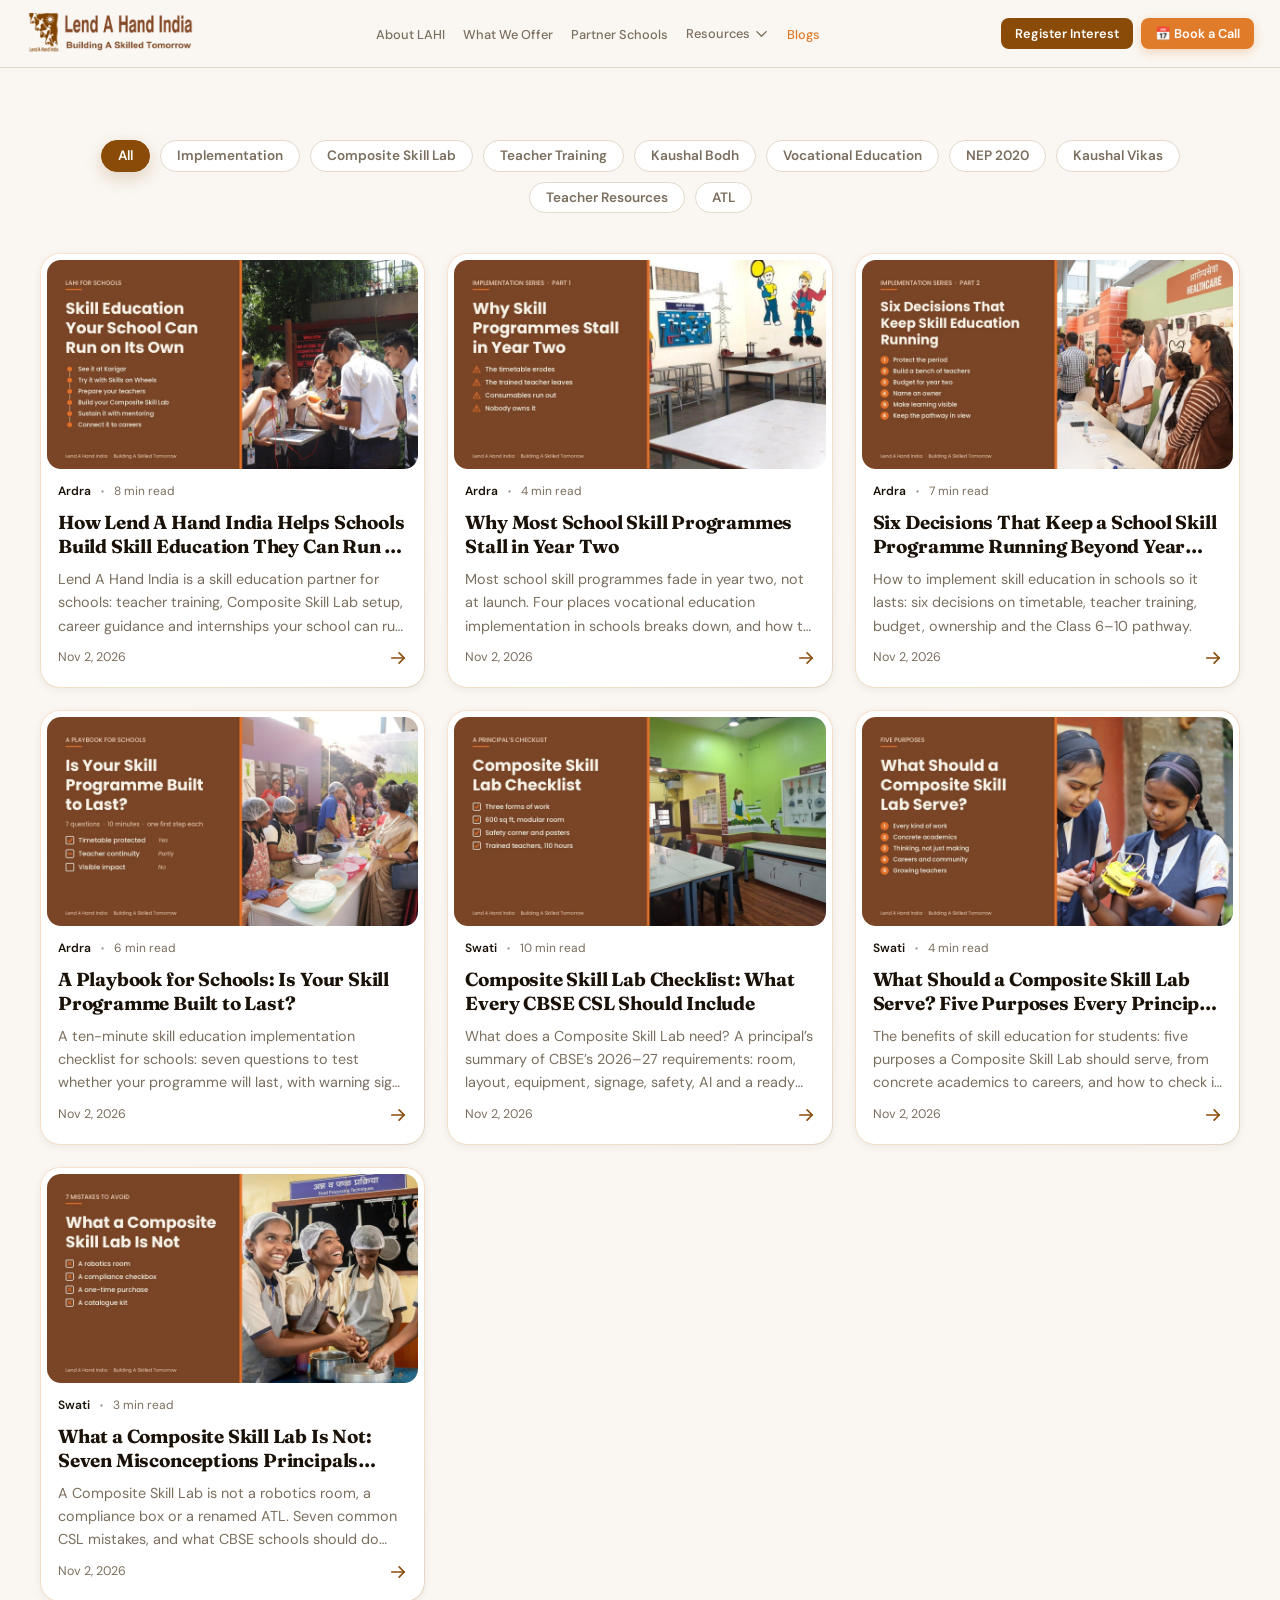
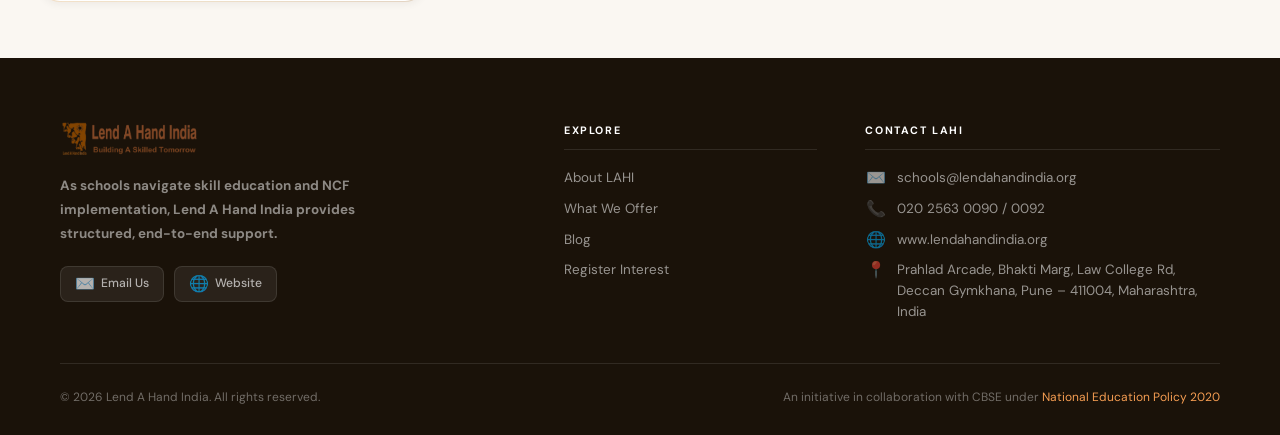
<file: blog/index.html>
<!doctype html>
<html lang="en">
<head>
  <meta charset="UTF-8" />
  <link rel="icon" href="../favicon.ico" sizes="16x16 32x32 48x48" />
  <link rel="icon" type="image/png" sizes="32x32" href="../assets/favicon-32x32.png" />
  <link rel="apple-touch-icon" sizes="180x180" href="../assets/apple-touch-icon.png" />
  <meta name="viewport" content="width=device-width, initial-scale=1.0" />
  <title>Blog | Lend A Hand India × CBSE Skill Education</title>
  <meta name="description" content="Practical articles for principals and academic heads on implementing skill education, Composite Skill Labs, teacher training and internships in CBSE schools." />
  <meta name="robots" content="index,follow" />
  <link rel="canonical" href="https://lahiforschools.lendahandindia.org/blog/" />
  <meta property="og:type" content="website" />
  <meta property="og:site_name" content="Lend A Hand India" />
  <meta property="og:locale" content="en_IN" />
  <meta property="og:title" content="The LAHI Blog — Skill Education for CBSE Schools" />
  <meta property="og:description" content="Practical articles for principals and academic heads on implementing skill education, Composite Skill Labs, teacher training and internships in CBSE schools." />
  <meta property="og:url" content="https://lahiforschools.lendahandindia.org/blog/" />
  <meta property="og:image" content="https://lahiforschools.lendahandindia.org/assets/blog/skill-education-partner-for-schools-banner.jpg" />
  <meta name="twitter:card" content="summary_large_image" />
  <meta name="twitter:title" content="The LAHI Blog — Skill Education for CBSE Schools" />
  <meta name="twitter:description" content="Practical articles for principals and academic heads on implementing skill education, Composite Skill Labs, teacher training and internships in CBSE schools." />
  <meta name="twitter:image" content="https://lahiforschools.lendahandindia.org/assets/blog/skill-education-partner-for-schools-banner.jpg" />
  <link rel="preconnect" href="https://fonts.googleapis.com" />
<link href="https://fonts.googleapis.com/css2?family=Crimson+Pro:ital,wght@0,400;0,600;0,700;1,400;1,600&family=Fraunces:ital,opsz,wght@0,9..144,300;0,9..144,600;0,9..144,800;1,9..144,400&family=DM+Sans:wght@300;400;500;600&display=swap" rel="stylesheet" />
  <link rel="stylesheet" href="../styles.css" />
  <script type="application/ld+json">{"@context": "https://schema.org", "@type": "Blog", "@id": "https://lahiforschools.lendahandindia.org/blog/", "url": "https://lahiforschools.lendahandindia.org/blog/", "name": "The LAHI Blog", "description": "Practical articles for principals and academic heads on implementing skill education, Composite Skill Labs, teacher training and internships in CBSE schools.", "inLanguage": "en-IN", "publisher": {"@type": "Organization", "name": "Lend A Hand India", "logo": {"@type": "ImageObject", "url": "https://lahiforschools.lendahandindia.org/assets/logo-lahi.png"}}, "blogPost": [{"@type": "BlogPosting", "headline": "How Lend A Hand India Helps Schools Build Skill Education They Can Run on Their Own", "url": "https://lahiforschools.lendahandindia.org/blog/skill-education-partner-for-schools/", "datePublished": "2026-11-02", "author": {"@type": "Person", "name": "Ardra"}}, {"@type": "BlogPosting", "headline": "Why Most School Skill Programmes Stall in Year Two", "url": "https://lahiforschools.lendahandindia.org/blog/why-school-skill-programmes-stall-year-two/", "datePublished": "2026-11-02", "author": {"@type": "Person", "name": "Ardra"}}, {"@type": "BlogPosting", "headline": "Six Decisions That Keep a School Skill Programme Running Beyond Year One", "url": "https://lahiforschools.lendahandindia.org/blog/sustaining-skill-education-in-schools/", "datePublished": "2026-11-02", "author": {"@type": "Person", "name": "Ardra"}}, {"@type": "BlogPosting", "headline": "A Playbook for Schools: Is Your Skill Programme Built to Last?", "url": "https://lahiforschools.lendahandindia.org/blog/skill-education-playbook-for-schools/", "datePublished": "2026-11-02", "author": {"@type": "Person", "name": "Ardra"}}, {"@type": "BlogPosting", "headline": "Composite Skill Lab Checklist: What Every CBSE CSL Should Include", "url": "https://lahiforschools.lendahandindia.org/blog/composite-skill-lab-checklist-cbse/", "datePublished": "2026-11-02", "author": {"@type": "Person", "name": "Swati"}}, {"@type": "BlogPosting", "headline": "What Should a Composite Skill Lab Serve? Five Purposes Every Principal Should Plan For", "url": "https://lahiforschools.lendahandindia.org/blog/purpose-of-composite-skill-lab/", "datePublished": "2026-11-02", "author": {"@type": "Person", "name": "Swati"}}, {"@type": "BlogPosting", "headline": "What a Composite Skill Lab Is Not: Seven Misconceptions Principals Should Avoid", "url": "https://lahiforschools.lendahandindia.org/blog/what-a-composite-skill-lab-is-not/", "datePublished": "2026-11-02", "author": {"@type": "Person", "name": "Swati"}}]}</script>
  <script type="application/ld+json">{"@context": "https://schema.org", "@type": "BreadcrumbList", "itemListElement": [{"@type": "ListItem", "position": 1, "name": "Home", "item": "https://lahiforschools.lendahandindia.org/"}, {"@type": "ListItem", "position": 2, "name": "Blog", "item": "https://lahiforschools.lendahandindia.org/blog/"}]}</script>
</head>
<body class="blog-page">
  <nav>
  <a href="../index.html" class="nav-logo">
    <img src="../assets/logo-lahi.png" alt="Lend A Hand India — Building A Skilled Tomorrow" />
  </a>
  <ul class="nav-links">
    <li><a href="../index.html#about">About LAHI</a></li>
    <li><a href="../index.html#programmes">What We Offer</a></li>
    <li><a href="../index.html#partners">Partner Schools</a></li>
    <li class="dropdown" id="resources-dropdown">
      <button class="dropdown-toggle" type="button" aria-expanded="false" aria-controls="resources-dropdown-menu">
        Resources <svg class="dropdown-chevron" width="14" height="14" viewBox="0 0 256 256" aria-hidden="true"><polyline points="48 96 128 176 208 96" fill="none" stroke="currentColor" stroke-linecap="round" stroke-linejoin="round" stroke-width="24"></polyline></svg>
      </button>
      <ul class="dropdown-menu" id="resources-dropdown-menu">
        <li><a href="../index.html#faq">FAQs</a></li>
        <li><a href="../index.html#visit">Virtual Tour of Karigar</a></li>
        <li><a href="../index.html#timetable-gen">Timetable Generator</a></li>
        <li><a href="../index.html#resources-brochures">Downloadable Brochures</a></li>
        <li><a href="../index.html#resources-webinars">Webinars</a></li>
        <li><a href="../index.html#testimonials">Testimonials</a></li>
        <li><a href="../index.html#gallery-mosaic">Gallery</a></li>
      </ul>
    </li>
    <li><a href="../blog/" class="is-current-nav">Blogs</a></li>
  </ul>
  <div class="nav-ctas">
    <a href="../index.html#register" class="nav-cta">Register Interest</a>
    <a href="https://calendar.app.google/NGyU42gqyEWC4U678" target="_blank" rel="noopener" class="nav-cta nav-cta-book">📅 Book a Call</a>
  </div>
  <a href="../index.html#register-form" class="nav-cta mobile-header-cta">Register Interest</a>
  <button class="nav-hamburger" id="hamburger" aria-label="Open menu" aria-expanded="false" aria-controls="mobile-nav">
    <span></span><span></span><span></span>
  </button>
</nav>
<div class="mobile-nav-overlay" id="mobile-nav">
  <a href="../index.html#about" class="mobile-nav-link">About LAHI</a>
  <a href="../index.html#programmes" class="mobile-nav-link">What We Offer</a>
  <a href="../index.html#partners" class="mobile-nav-link">Partner Schools</a>
  <div class="mobile-nav-dropdown">
    <button class="mobile-nav-link mobile-dropdown-toggle" type="button" aria-expanded="false" aria-controls="mobile-resources-menu">
      Resources <svg class="mobile-dropdown-chevron" width="14" height="14" viewBox="0 0 256 256" aria-hidden="true"><polyline points="48 96 128 176 208 96" fill="none" stroke="currentColor" stroke-linecap="round" stroke-linejoin="round" stroke-width="24"></polyline></svg>
    </button>
    <div class="mobile-dropdown-menu" id="mobile-resources-menu">
      <a href="../index.html#faq" class="mobile-sub-nav-link">FAQs</a>
      <a href="../index.html#visit" class="mobile-sub-nav-link">Virtual Tour of Karigar</a>
      <a href="../index.html#timetable-gen" class="mobile-sub-nav-link">Timetable Generator</a>
      <a href="../index.html#resources-brochures" class="mobile-sub-nav-link">Downloadable Brochures</a>
      <a href="../index.html#resources-webinars" class="mobile-sub-nav-link">Webinars</a>
      <a href="../index.html#testimonials" class="mobile-sub-nav-link">Testimonials</a>
      <a href="../index.html#gallery-mosaic" class="mobile-sub-nav-link">Gallery</a>
    </div>
  </div>
  <a href="../blog/" class="mobile-nav-link">Blogs</a>
  <a href="../index.html#register-form" class="mobile-cta mobile-nav-link">Register Interest</a>
  <a href="https://calendar.app.google/NGyU42gqyEWC4U678" target="_blank" rel="noopener" class="mobile-cta mobile-cta-book mobile-nav-link">📅 Book a Call</a>
</div>
  <main>
    <section class="blog-listing">
      <div class="section-inner">
        <div class="blog-filters reveal" id="blog-filters" role="group" aria-label="Filter articles by topic"><button class="blog-filter is-active" type="button" data-filter="all" aria-pressed="true">All</button><button class="blog-filter" type="button" data-filter="Implementation" aria-pressed="false">Implementation</button><button class="blog-filter" type="button" data-filter="Composite Skill Lab" aria-pressed="false">Composite Skill Lab</button><button class="blog-filter" type="button" data-filter="Teacher Training" aria-pressed="false">Teacher Training</button><button class="blog-filter" type="button" data-filter="Kaushal Bodh" aria-pressed="false">Kaushal Bodh</button><button class="blog-filter" type="button" data-filter="Vocational Education" aria-pressed="false">Vocational Education</button><button class="blog-filter" type="button" data-filter="NEP 2020" aria-pressed="false">NEP 2020</button><button class="blog-filter" type="button" data-filter="Kaushal Vikas" aria-pressed="false">Kaushal Vikas</button><button class="blog-filter" type="button" data-filter="Teacher Resources" aria-pressed="false">Teacher Resources</button><button class="blog-filter" type="button" data-filter="ATL" aria-pressed="false">ATL</button></div>
        <div class="blog-grid reveal" id="blog-grid">
    <a class="blog-card" href="./skill-education-partner-for-schools/" data-tags="|Implementation|Teacher Training|Composite Skill Lab|Kaushal Bodh|Kaushal Vikas|Vocational Education|NEP 2020|">
      <div class="blog-card-media"><img src="../assets/blog/skill-education-partner-for-schools-banner.jpg" alt="How Lend A Hand India Helps Schools Build Skill Education They Can Run on Their Own" width="1600" height="900" loading="lazy" decoding="async"></div>
      <div class="blog-card-body">
        <div class="blog-card-top">
          <span class="blog-card-author">Ardra</span>
          <span class="blog-card-sep" aria-hidden="true"><svg viewBox="0 0 24 24" fill="none" xmlns="http://www.w3.org/2000/svg"><path d="M12 9.5C13.3807 9.5 14.5 10.6193 14.5 12C14.5 13.3807 13.3807 14.5 12 14.5C10.6193 14.5 9.5 13.3807 9.5 12C9.5 10.6193 10.6193 9.5 12 9.5Z" fill="currentColor"></path></svg></span>
          <span>8 min read</span>
        </div>
        <h2 class="blog-card-title">How Lend A Hand India Helps Schools Build Skill Education They Can Run on Their Own</h2>
        <p class="blog-card-excerpt">Lend A Hand India is a skill education partner for schools: teacher training, Composite Skill Lab setup, career guidance and internships your school can run on its own.</p>
        <div class="blog-card-foot">
          <span class="blog-card-date">Nov 2, 2026</span>
          <span class="blog-card-cta">
            <span class="blog-card-cta-text">Read article</span>
            <span class="blog-card-arrow" aria-hidden="true"><svg width="15" height="15" viewBox="0 0 256 256"><line x1="40" y1="128" x2="216" y2="128" fill="none" stroke="currentColor" stroke-linecap="round" stroke-linejoin="round" stroke-width="24"></line><polyline points="144 56 216 128 144 200" fill="none" stroke="currentColor" stroke-linecap="round" stroke-linejoin="round" stroke-width="24"></polyline></svg></span>
          </span>
        </div>
      </div>
    </a>
    <a class="blog-card" href="./why-school-skill-programmes-stall-year-two/" data-tags="|Implementation|Vocational Education|NEP 2020|Teacher Training|Composite Skill Lab|">
      <div class="blog-card-media"><img src="../assets/blog/why-school-skill-programmes-stall-year-two-banner.jpg" alt="Why Most School Skill Programmes Stall in Year Two" width="1600" height="900" loading="lazy" decoding="async"></div>
      <div class="blog-card-body">
        <div class="blog-card-top">
          <span class="blog-card-author">Ardra</span>
          <span class="blog-card-sep" aria-hidden="true"><svg viewBox="0 0 24 24" fill="none" xmlns="http://www.w3.org/2000/svg"><path d="M12 9.5C13.3807 9.5 14.5 10.6193 14.5 12C14.5 13.3807 13.3807 14.5 12 14.5C10.6193 14.5 9.5 13.3807 9.5 12C9.5 10.6193 10.6193 9.5 12 9.5Z" fill="currentColor"></path></svg></span>
          <span>4 min read</span>
        </div>
        <h2 class="blog-card-title">Why Most School Skill Programmes Stall in Year Two</h2>
        <p class="blog-card-excerpt">Most school skill programmes fade in year two, not at launch. Four places vocational education implementation in schools breaks down, and how to close the gap.</p>
        <div class="blog-card-foot">
          <span class="blog-card-date">Nov 2, 2026</span>
          <span class="blog-card-cta">
            <span class="blog-card-cta-text">Read article</span>
            <span class="blog-card-arrow" aria-hidden="true"><svg width="15" height="15" viewBox="0 0 256 256"><line x1="40" y1="128" x2="216" y2="128" fill="none" stroke="currentColor" stroke-linecap="round" stroke-linejoin="round" stroke-width="24"></line><polyline points="144 56 216 128 144 200" fill="none" stroke="currentColor" stroke-linecap="round" stroke-linejoin="round" stroke-width="24"></polyline></svg></span>
          </span>
        </div>
      </div>
    </a>
    <a class="blog-card" href="./sustaining-skill-education-in-schools/" data-tags="|Implementation|Kaushal Bodh|Kaushal Vikas|Teacher Training|Composite Skill Lab|">
      <div class="blog-card-media"><img src="../assets/blog/sustaining-skill-education-in-schools-banner.jpg" alt="Six Decisions That Keep a School Skill Programme Running Beyond Year One" width="1600" height="900" loading="lazy" decoding="async"></div>
      <div class="blog-card-body">
        <div class="blog-card-top">
          <span class="blog-card-author">Ardra</span>
          <span class="blog-card-sep" aria-hidden="true"><svg viewBox="0 0 24 24" fill="none" xmlns="http://www.w3.org/2000/svg"><path d="M12 9.5C13.3807 9.5 14.5 10.6193 14.5 12C14.5 13.3807 13.3807 14.5 12 14.5C10.6193 14.5 9.5 13.3807 9.5 12C9.5 10.6193 10.6193 9.5 12 9.5Z" fill="currentColor"></path></svg></span>
          <span>7 min read</span>
        </div>
        <h2 class="blog-card-title">Six Decisions That Keep a School Skill Programme Running Beyond Year One</h2>
        <p class="blog-card-excerpt">How to implement skill education in schools so it lasts: six decisions on timetable, teacher training, budget, ownership and the Class 6–10 pathway.</p>
        <div class="blog-card-foot">
          <span class="blog-card-date">Nov 2, 2026</span>
          <span class="blog-card-cta">
            <span class="blog-card-cta-text">Read article</span>
            <span class="blog-card-arrow" aria-hidden="true"><svg width="15" height="15" viewBox="0 0 256 256"><line x1="40" y1="128" x2="216" y2="128" fill="none" stroke="currentColor" stroke-linecap="round" stroke-linejoin="round" stroke-width="24"></line><polyline points="144 56 216 128 144 200" fill="none" stroke="currentColor" stroke-linecap="round" stroke-linejoin="round" stroke-width="24"></polyline></svg></span>
          </span>
        </div>
      </div>
    </a>
    <a class="blog-card" href="./skill-education-playbook-for-schools/" data-tags="|Implementation|Teacher Resources|Teacher Training|">
      <div class="blog-card-media"><img src="../assets/blog/skill-education-playbook-for-schools-banner.jpg" alt="A Playbook for Schools: Is Your Skill Programme Built to Last?" width="1600" height="900" loading="lazy" decoding="async"></div>
      <div class="blog-card-body">
        <div class="blog-card-top">
          <span class="blog-card-author">Ardra</span>
          <span class="blog-card-sep" aria-hidden="true"><svg viewBox="0 0 24 24" fill="none" xmlns="http://www.w3.org/2000/svg"><path d="M12 9.5C13.3807 9.5 14.5 10.6193 14.5 12C14.5 13.3807 13.3807 14.5 12 14.5C10.6193 14.5 9.5 13.3807 9.5 12C9.5 10.6193 10.6193 9.5 12 9.5Z" fill="currentColor"></path></svg></span>
          <span>6 min read</span>
        </div>
        <h2 class="blog-card-title">A Playbook for Schools: Is Your Skill Programme Built to Last?</h2>
        <p class="blog-card-excerpt">A ten-minute skill education implementation checklist for schools: seven questions to test whether your programme will last, with warning signs and a first step for each.</p>
        <div class="blog-card-foot">
          <span class="blog-card-date">Nov 2, 2026</span>
          <span class="blog-card-cta">
            <span class="blog-card-cta-text">Read article</span>
            <span class="blog-card-arrow" aria-hidden="true"><svg width="15" height="15" viewBox="0 0 256 256"><line x1="40" y1="128" x2="216" y2="128" fill="none" stroke="currentColor" stroke-linecap="round" stroke-linejoin="round" stroke-width="24"></line><polyline points="144 56 216 128 144 200" fill="none" stroke="currentColor" stroke-linecap="round" stroke-linejoin="round" stroke-width="24"></polyline></svg></span>
          </span>
        </div>
      </div>
    </a>
    <a class="blog-card" href="./composite-skill-lab-checklist-cbse/" data-tags="|Composite Skill Lab|Implementation|Teacher Resources|ATL|">
      <div class="blog-card-media"><img src="../assets/blog/composite-skill-lab-checklist-cbse-banner.jpg" alt="Composite Skill Lab Checklist: What Every CBSE CSL Should Include" width="1600" height="900" loading="lazy" decoding="async"></div>
      <div class="blog-card-body">
        <div class="blog-card-top">
          <span class="blog-card-author">Swati</span>
          <span class="blog-card-sep" aria-hidden="true"><svg viewBox="0 0 24 24" fill="none" xmlns="http://www.w3.org/2000/svg"><path d="M12 9.5C13.3807 9.5 14.5 10.6193 14.5 12C14.5 13.3807 13.3807 14.5 12 14.5C10.6193 14.5 9.5 13.3807 9.5 12C9.5 10.6193 10.6193 9.5 12 9.5Z" fill="currentColor"></path></svg></span>
          <span>10 min read</span>
        </div>
        <h2 class="blog-card-title">Composite Skill Lab Checklist: What Every CBSE CSL Should Include</h2>
        <p class="blog-card-excerpt">What does a Composite Skill Lab need? A principal’s summary of CBSE’s 2026–27 requirements: room, layout, equipment, signage, safety, AI and a ready checklist.</p>
        <div class="blog-card-foot">
          <span class="blog-card-date">Nov 2, 2026</span>
          <span class="blog-card-cta">
            <span class="blog-card-cta-text">Read article</span>
            <span class="blog-card-arrow" aria-hidden="true"><svg width="15" height="15" viewBox="0 0 256 256"><line x1="40" y1="128" x2="216" y2="128" fill="none" stroke="currentColor" stroke-linecap="round" stroke-linejoin="round" stroke-width="24"></line><polyline points="144 56 216 128 144 200" fill="none" stroke="currentColor" stroke-linecap="round" stroke-linejoin="round" stroke-width="24"></polyline></svg></span>
          </span>
        </div>
      </div>
    </a>
    <a class="blog-card" href="./purpose-of-composite-skill-lab/" data-tags="|Composite Skill Lab|Kaushal Bodh|Vocational Education|NEP 2020|Implementation|">
      <div class="blog-card-media"><img src="../assets/blog/purpose-of-composite-skill-lab-banner.jpg" alt="What Should a Composite Skill Lab Serve? Five Purposes Every Principal Should Plan For" width="1600" height="900" loading="lazy" decoding="async"></div>
      <div class="blog-card-body">
        <div class="blog-card-top">
          <span class="blog-card-author">Swati</span>
          <span class="blog-card-sep" aria-hidden="true"><svg viewBox="0 0 24 24" fill="none" xmlns="http://www.w3.org/2000/svg"><path d="M12 9.5C13.3807 9.5 14.5 10.6193 14.5 12C14.5 13.3807 13.3807 14.5 12 14.5C10.6193 14.5 9.5 13.3807 9.5 12C9.5 10.6193 10.6193 9.5 12 9.5Z" fill="currentColor"></path></svg></span>
          <span>4 min read</span>
        </div>
        <h2 class="blog-card-title">What Should a Composite Skill Lab Serve? Five Purposes Every Principal Should Plan For</h2>
        <p class="blog-card-excerpt">The benefits of skill education for students: five purposes a Composite Skill Lab should serve, from concrete academics to careers, and how to check it is working.</p>
        <div class="blog-card-foot">
          <span class="blog-card-date">Nov 2, 2026</span>
          <span class="blog-card-cta">
            <span class="blog-card-cta-text">Read article</span>
            <span class="blog-card-arrow" aria-hidden="true"><svg width="15" height="15" viewBox="0 0 256 256"><line x1="40" y1="128" x2="216" y2="128" fill="none" stroke="currentColor" stroke-linecap="round" stroke-linejoin="round" stroke-width="24"></line><polyline points="144 56 216 128 144 200" fill="none" stroke="currentColor" stroke-linecap="round" stroke-linejoin="round" stroke-width="24"></polyline></svg></span>
          </span>
        </div>
      </div>
    </a>
    <a class="blog-card" href="./what-a-composite-skill-lab-is-not/" data-tags="|Composite Skill Lab|ATL|Implementation|Teacher Training|">
      <div class="blog-card-media"><img src="../assets/blog/what-a-composite-skill-lab-is-not-banner.jpg" alt="What a Composite Skill Lab Is Not: Seven Misconceptions Principals Should Avoid" width="1600" height="900" loading="lazy" decoding="async"></div>
      <div class="blog-card-body">
        <div class="blog-card-top">
          <span class="blog-card-author">Swati</span>
          <span class="blog-card-sep" aria-hidden="true"><svg viewBox="0 0 24 24" fill="none" xmlns="http://www.w3.org/2000/svg"><path d="M12 9.5C13.3807 9.5 14.5 10.6193 14.5 12C14.5 13.3807 13.3807 14.5 12 14.5C10.6193 14.5 9.5 13.3807 9.5 12C9.5 10.6193 10.6193 9.5 12 9.5Z" fill="currentColor"></path></svg></span>
          <span>3 min read</span>
        </div>
        <h2 class="blog-card-title">What a Composite Skill Lab Is Not: Seven Misconceptions Principals Should Avoid</h2>
        <p class="blog-card-excerpt">A Composite Skill Lab is not a robotics room, a compliance box or a renamed ATL. Seven common CSL mistakes, and what CBSE schools should do instead.</p>
        <div class="blog-card-foot">
          <span class="blog-card-date">Nov 2, 2026</span>
          <span class="blog-card-cta">
            <span class="blog-card-cta-text">Read article</span>
            <span class="blog-card-arrow" aria-hidden="true"><svg width="15" height="15" viewBox="0 0 256 256"><line x1="40" y1="128" x2="216" y2="128" fill="none" stroke="currentColor" stroke-linecap="round" stroke-linejoin="round" stroke-width="24"></line><polyline points="144 56 216 128 144 200" fill="none" stroke="currentColor" stroke-linecap="round" stroke-linejoin="round" stroke-width="24"></polyline></svg></span>
          </span>
        </div>
      </div>
    </a>
        </div>
        <div class="blog-pagination" id="blog-pagination" role="navigation" aria-label="Blog pagination" hidden></div>
      </div>
    </section>
  </main>
  <footer>
  <div class="footer-inner">
    <div class="footer-top">
      <div class="footer-brand">
        <img src="../assets/logo-lahi.png" alt="Lend A Hand India" class="logo-img" />
        <p><strong>As schools navigate skill education and NCF implementation, Lend A Hand India provides structured, end-to-end support.</strong></p>
        <div class="footer-social">
          <a href="mailto:schools@lendahandindia.org" class="footer-badge"><span class="footer-badge-icon" aria-hidden="true">✉️</span> Email Us</a>
          <a href="http://www.lendahandindia.org" target="_blank" class="footer-badge"><span class="footer-badge-icon" aria-hidden="true">🌐</span> Website</a>
        </div>
      </div>
      <div class="footer-col">
        <h4>Explore</h4>
        <ul>
          <li><a href="../index.html#about">About LAHI</a></li>
          <li><a href="../index.html#programmes">What We Offer</a></li>
          <li><a href="../blog/">Blog</a></li>
          <li><a href="../index.html#register">Register Interest</a></li>
        </ul>
      </div>
      <div class="footer-col">
        <h4>Contact LAHI</h4>
        <ul>
          <li><span class="footer-contact-icon">✉️</span> <a href="mailto:schools@lendahandindia.org">schools@lendahandindia.org</a></li>
          <li><span class="footer-contact-icon">📞</span> <a href="tel:02025630090">020 2563 0090 / 0092</a></li>
          <li><span class="footer-contact-icon">🌐</span> <a href="http://www.lendahandindia.org" target="_blank">www.lendahandindia.org</a></li>
          <li class="footer-address"><span class="footer-contact-icon">📍</span> <span>Prahlad Arcade, Bhakti Marg, Law College Rd, Deccan Gymkhana, Pune – 411004, Maharashtra, India</span></li>
        </ul>
      </div>
    </div>
    <div class="footer-bottom">
      <p>© 2026 Lend A Hand India. All rights reserved.</p>
      <p>An initiative in collaboration with CBSE under <a href="../index.html#policy">National Education Policy 2020</a></p>
    </div>
  </div>
</footer>
  <script src="./blog.js"></script>
</body>
</html>
</file>
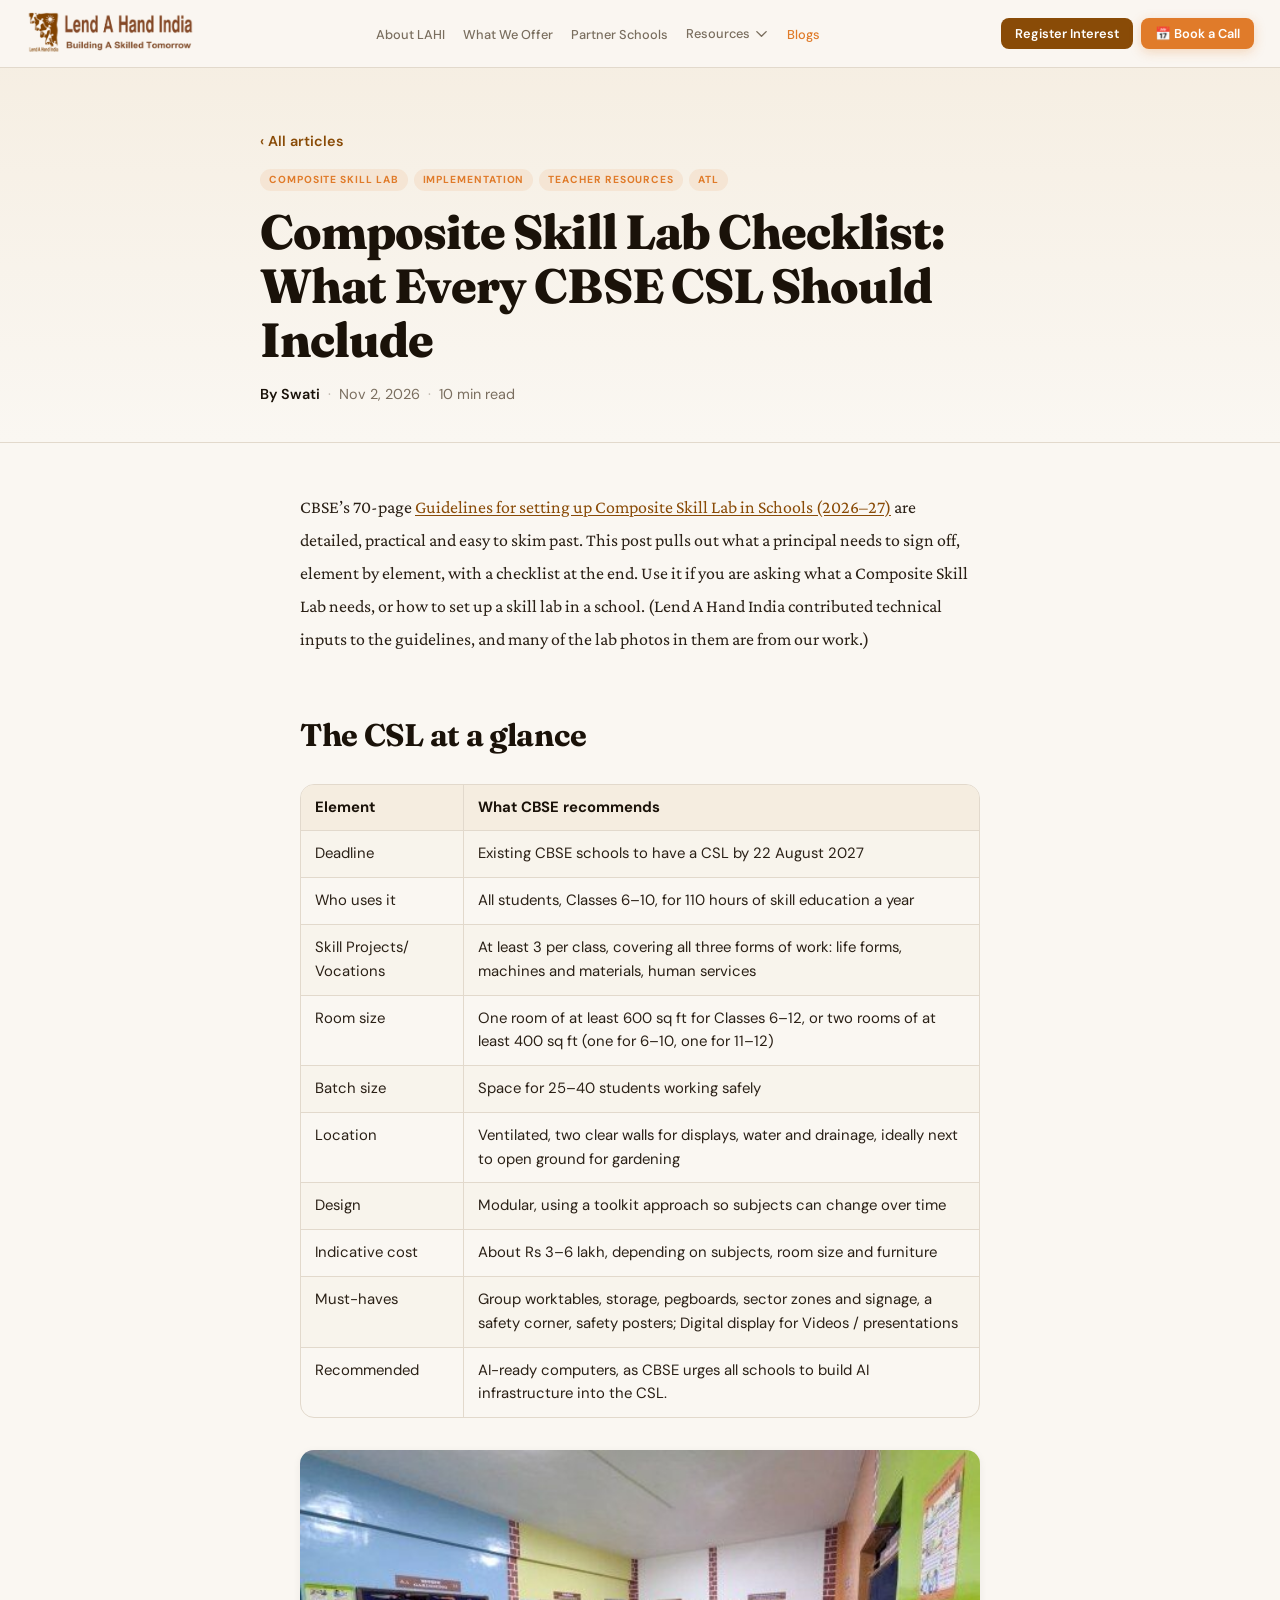
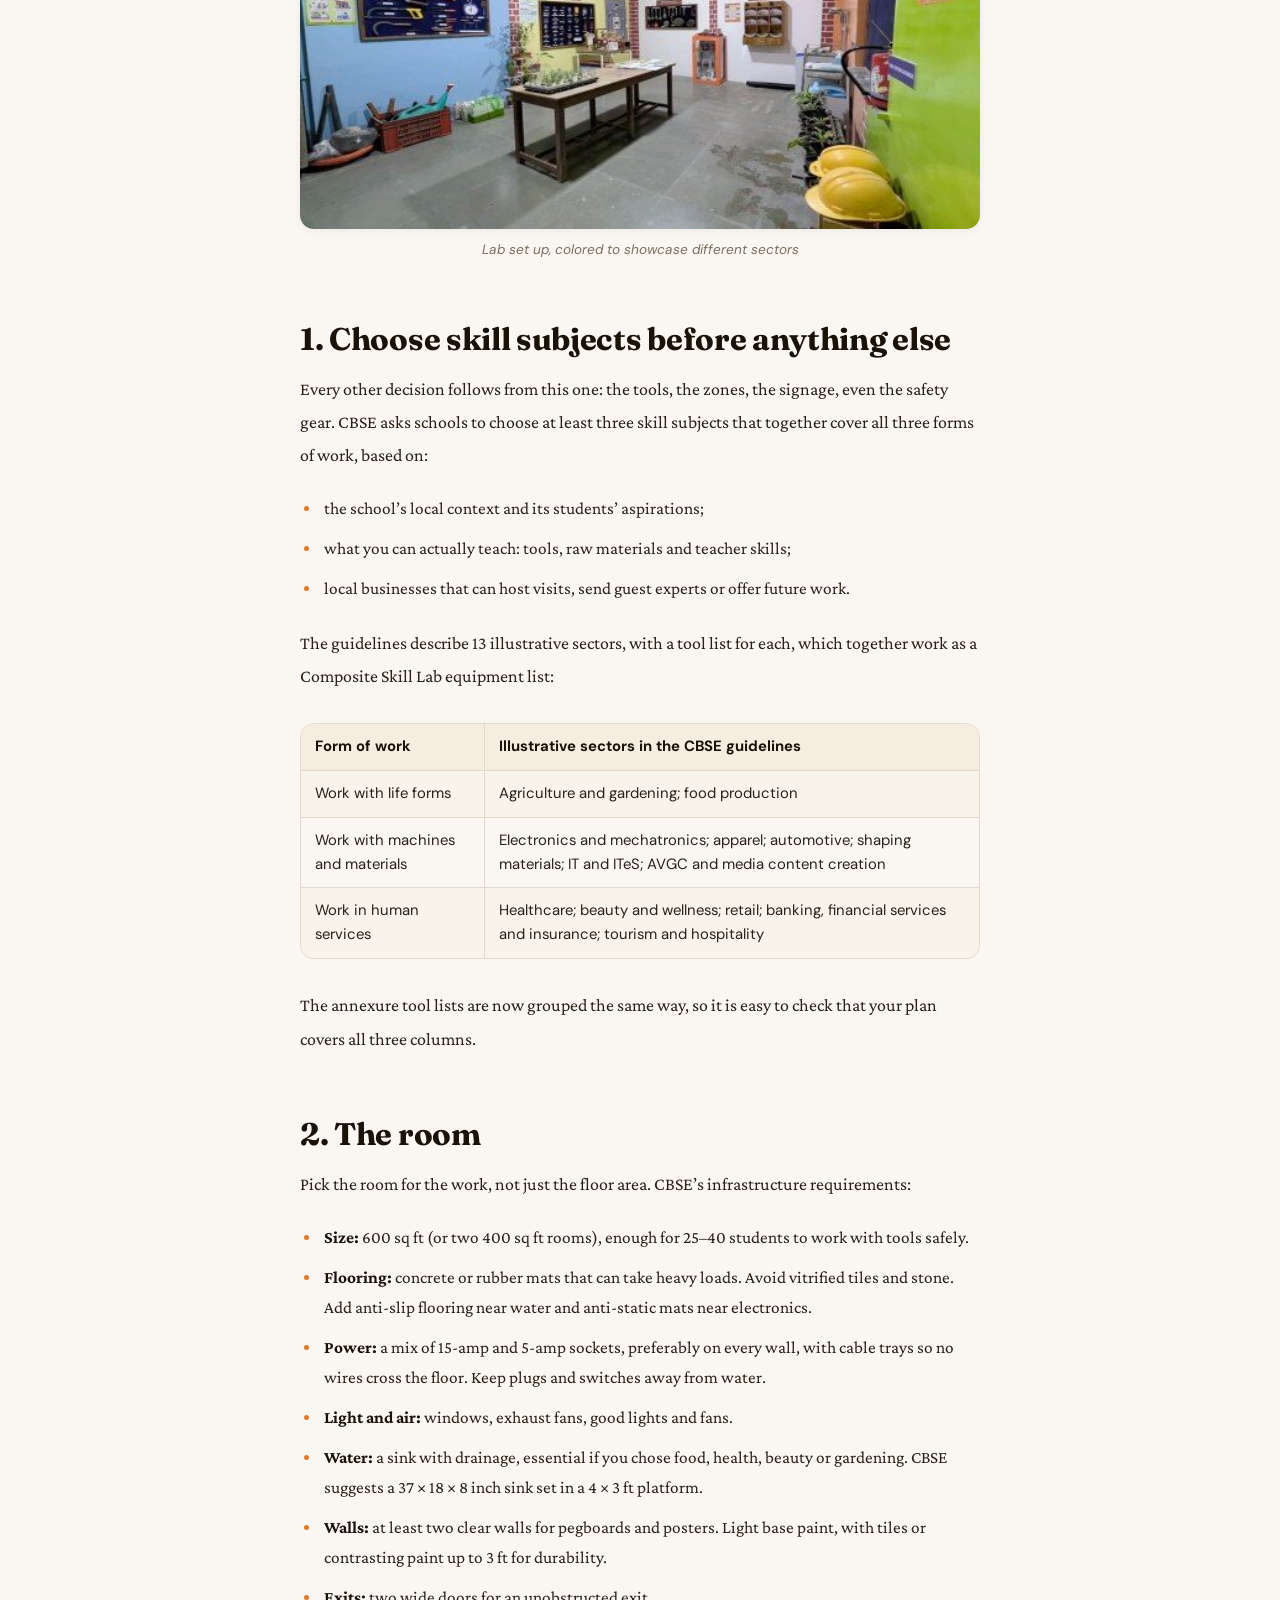
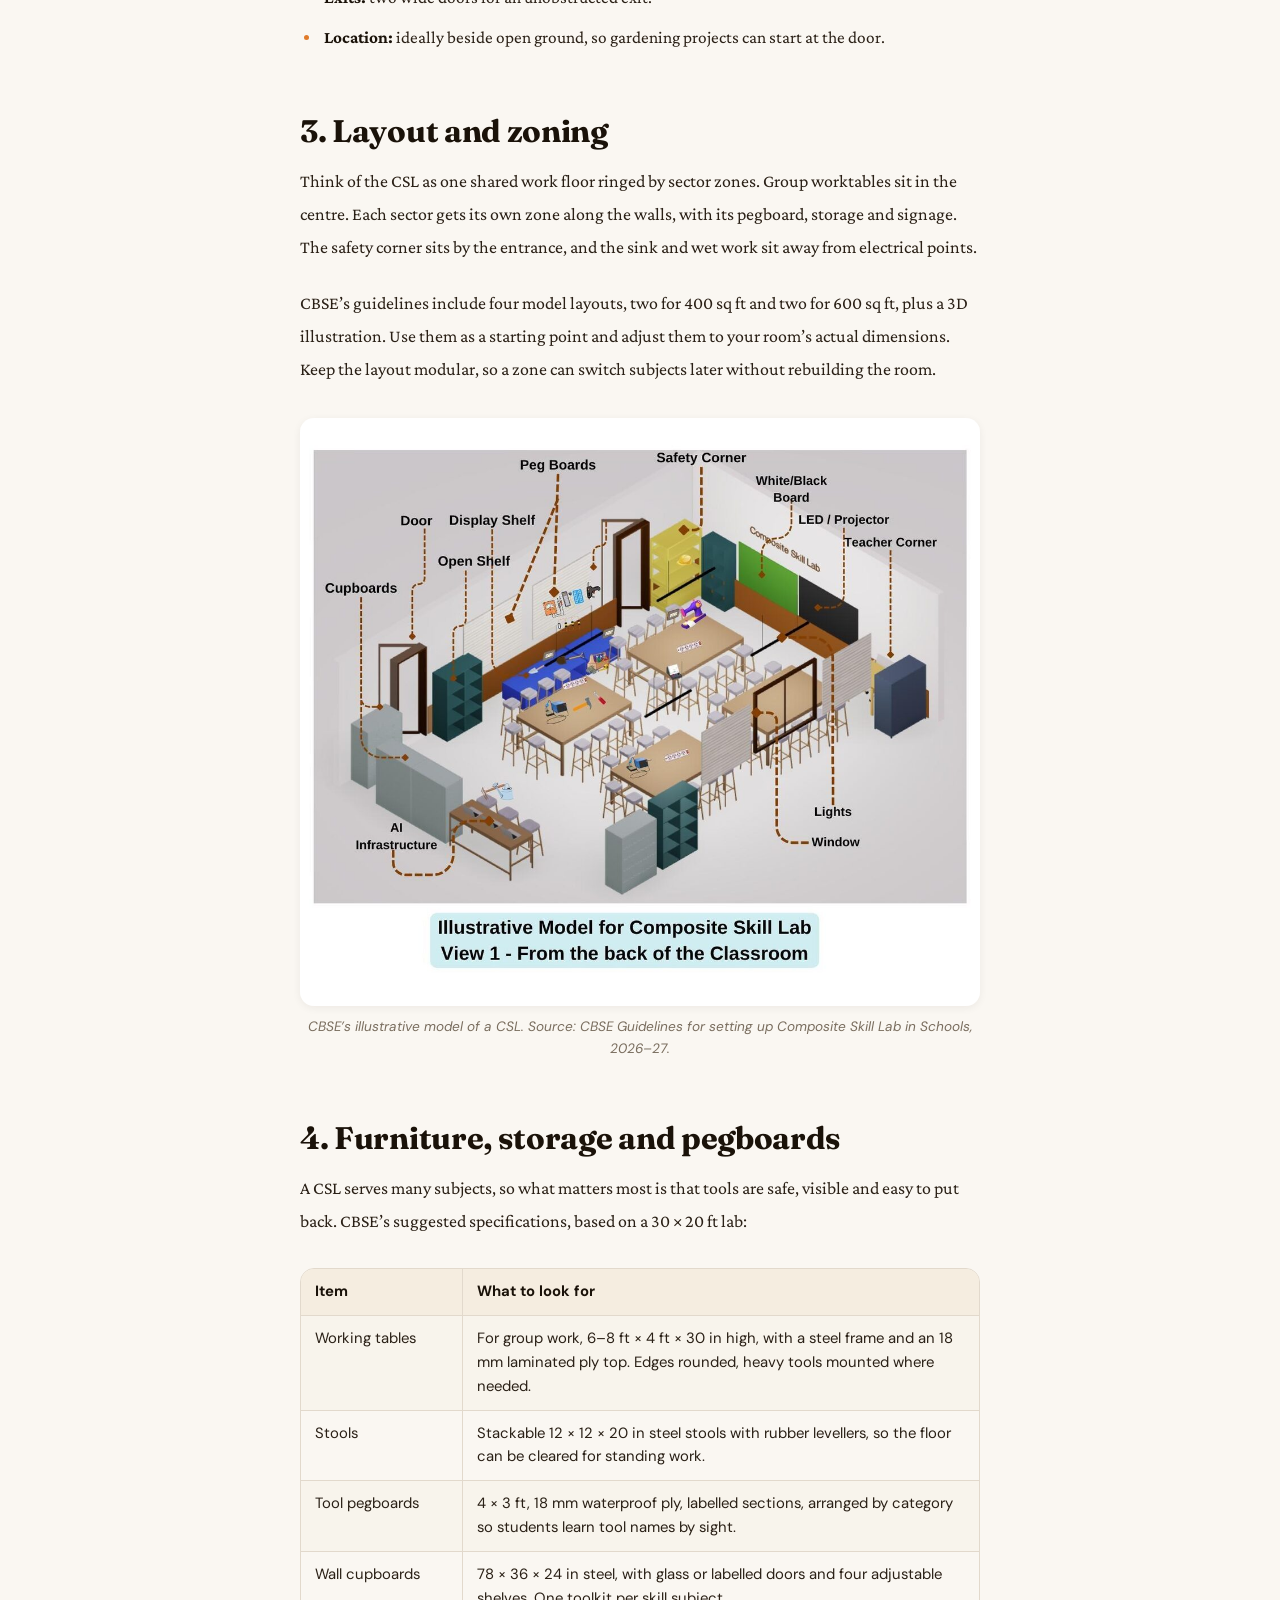
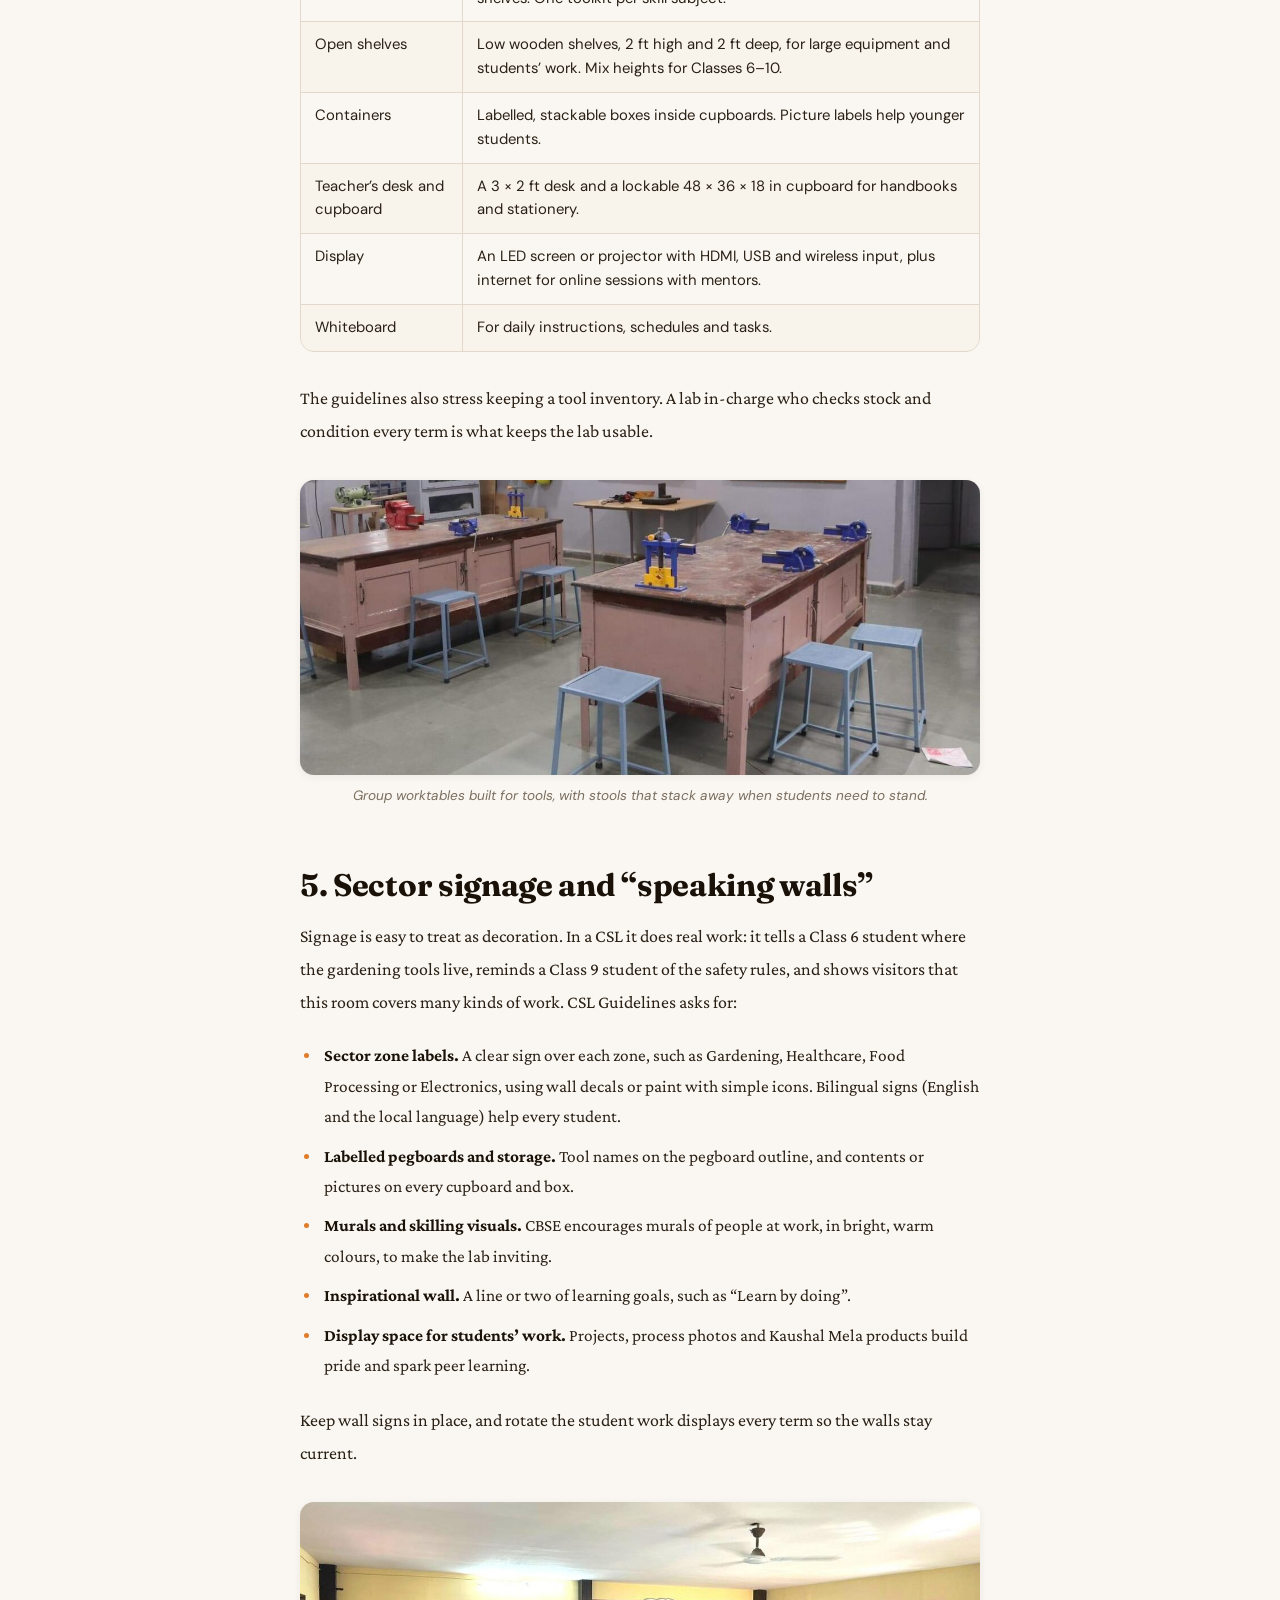
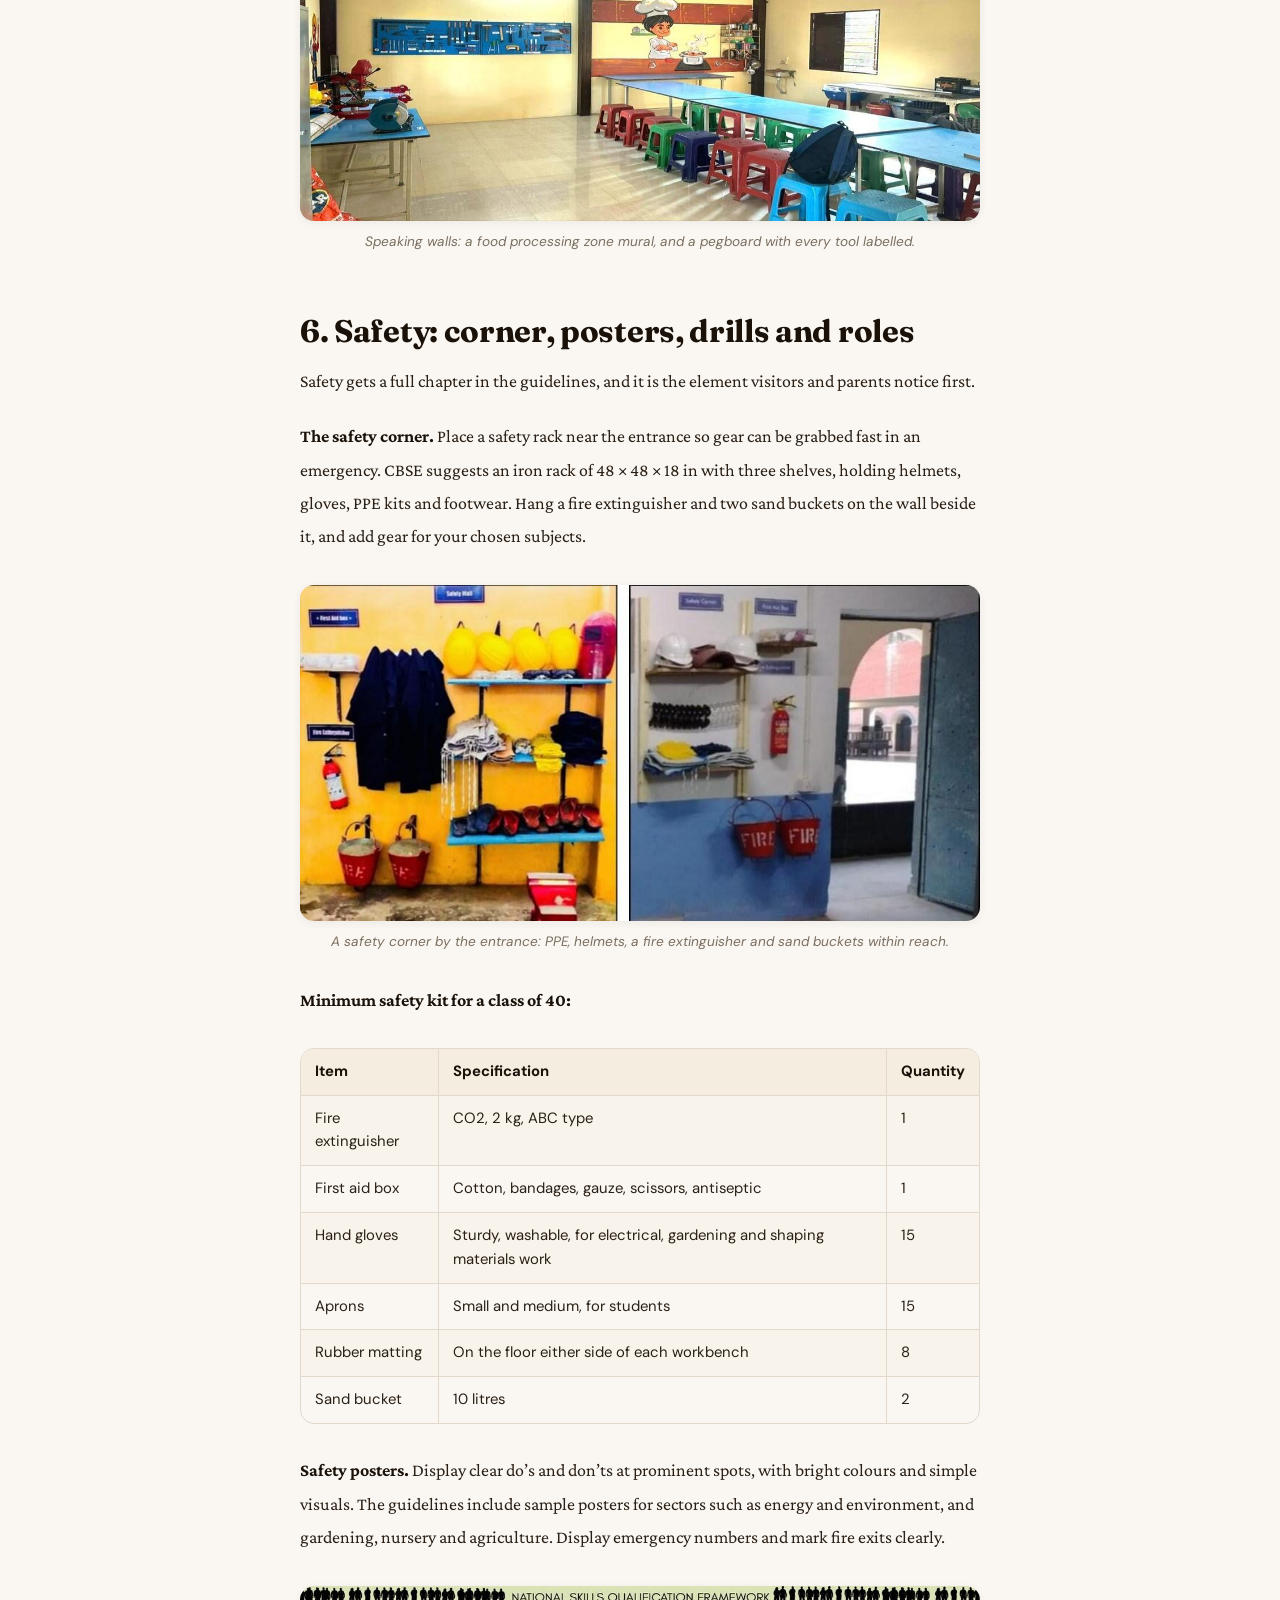
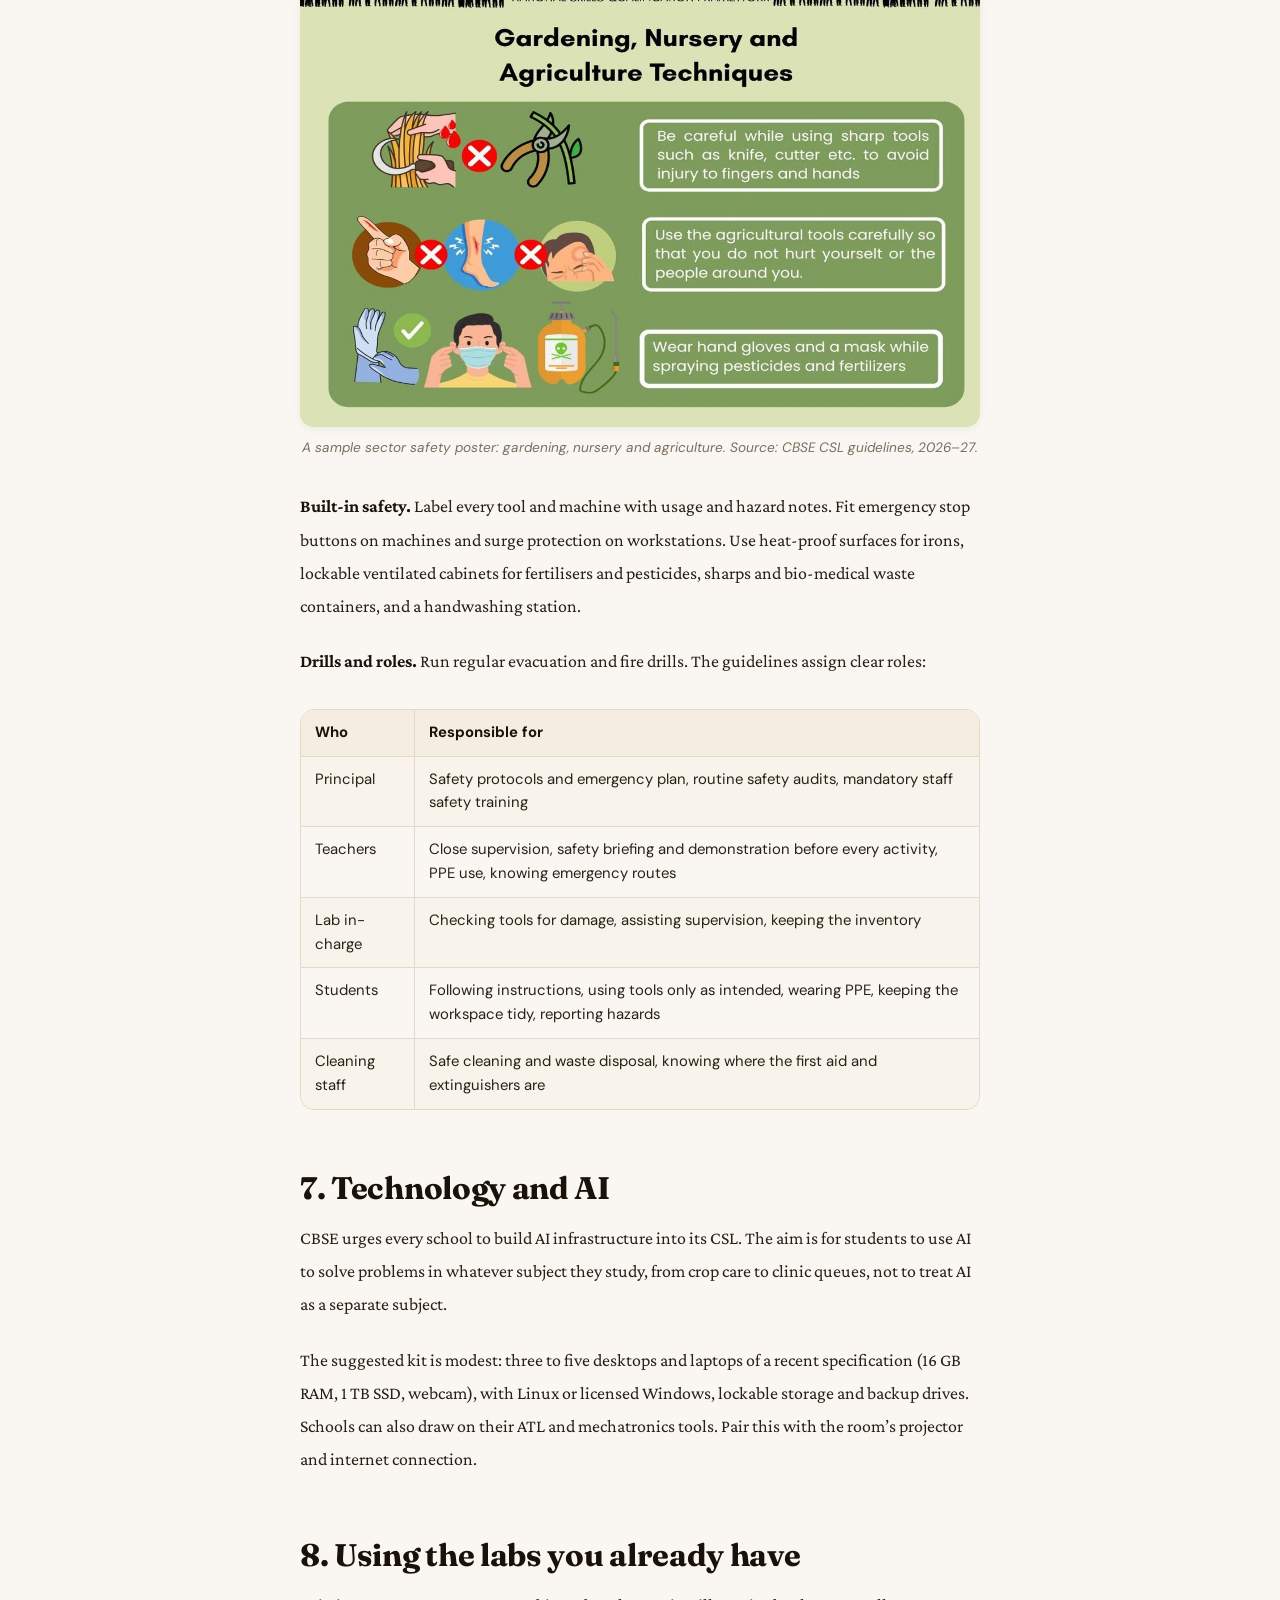
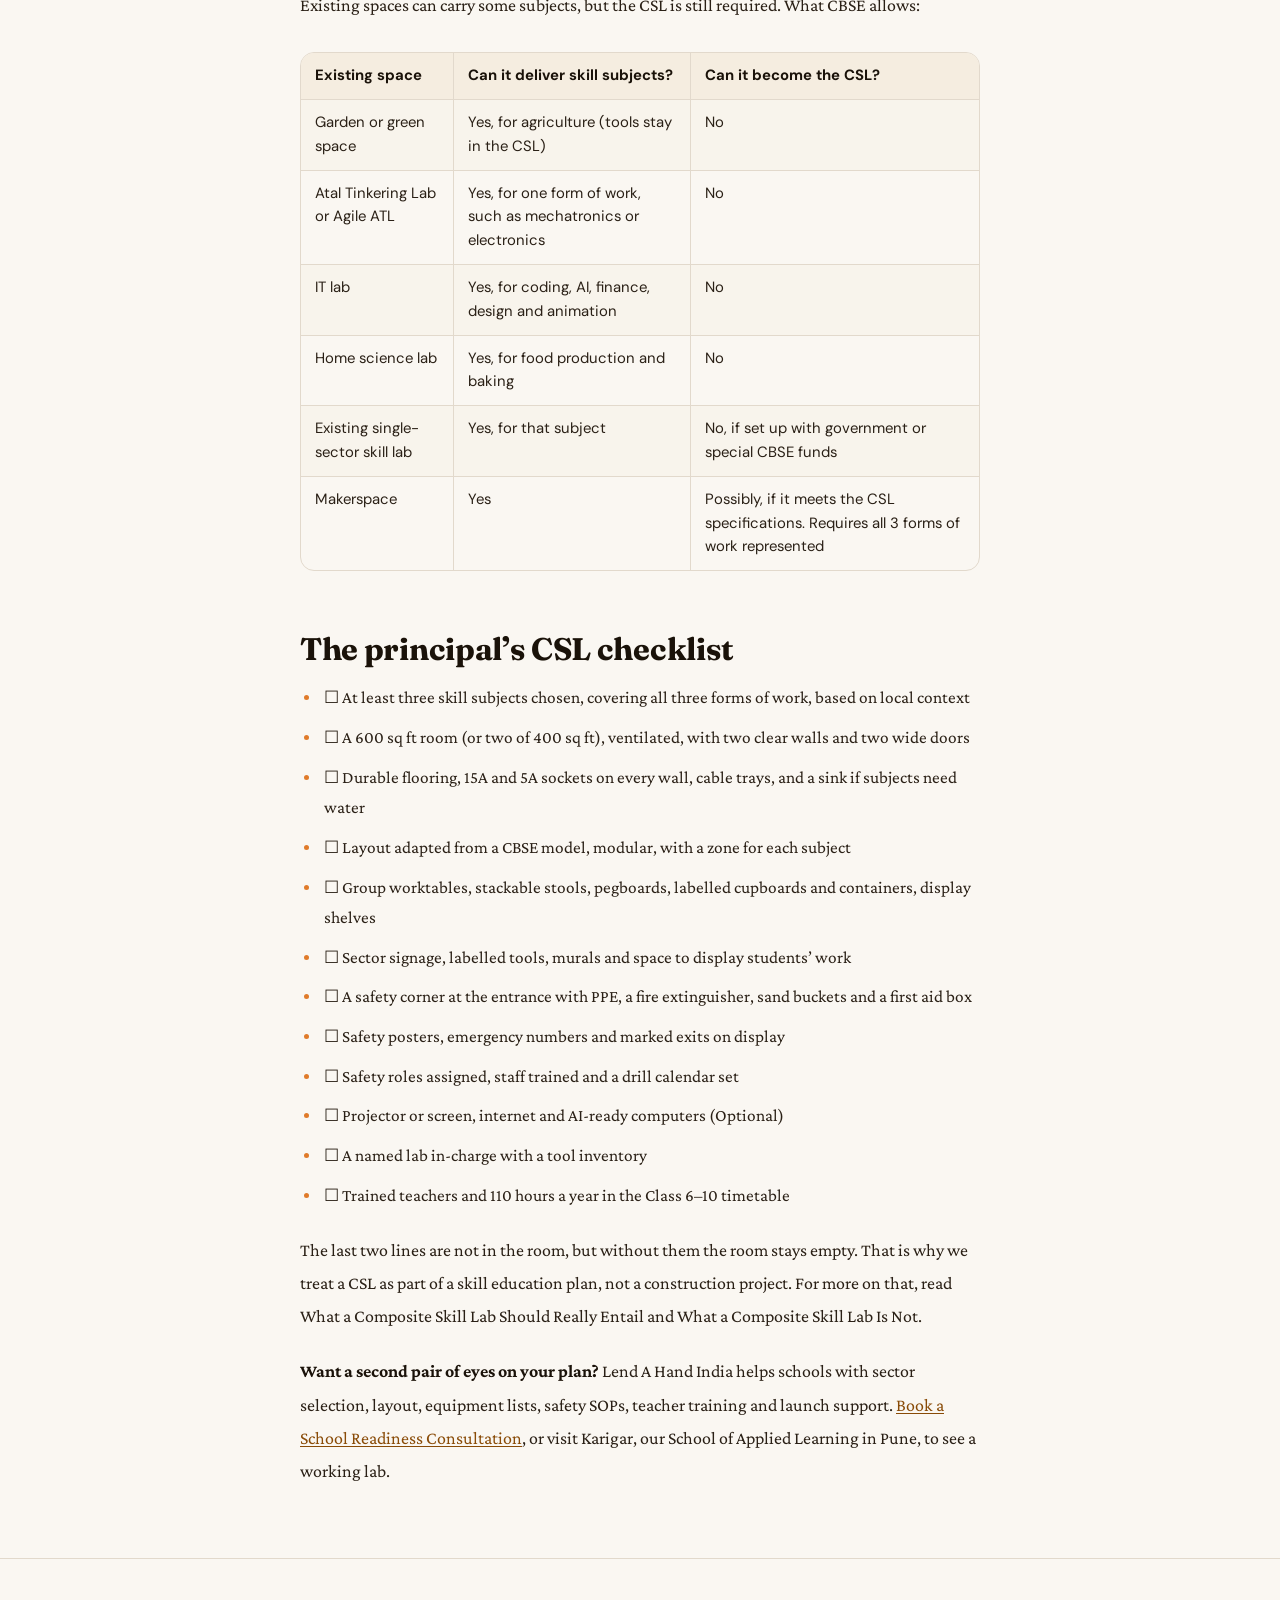
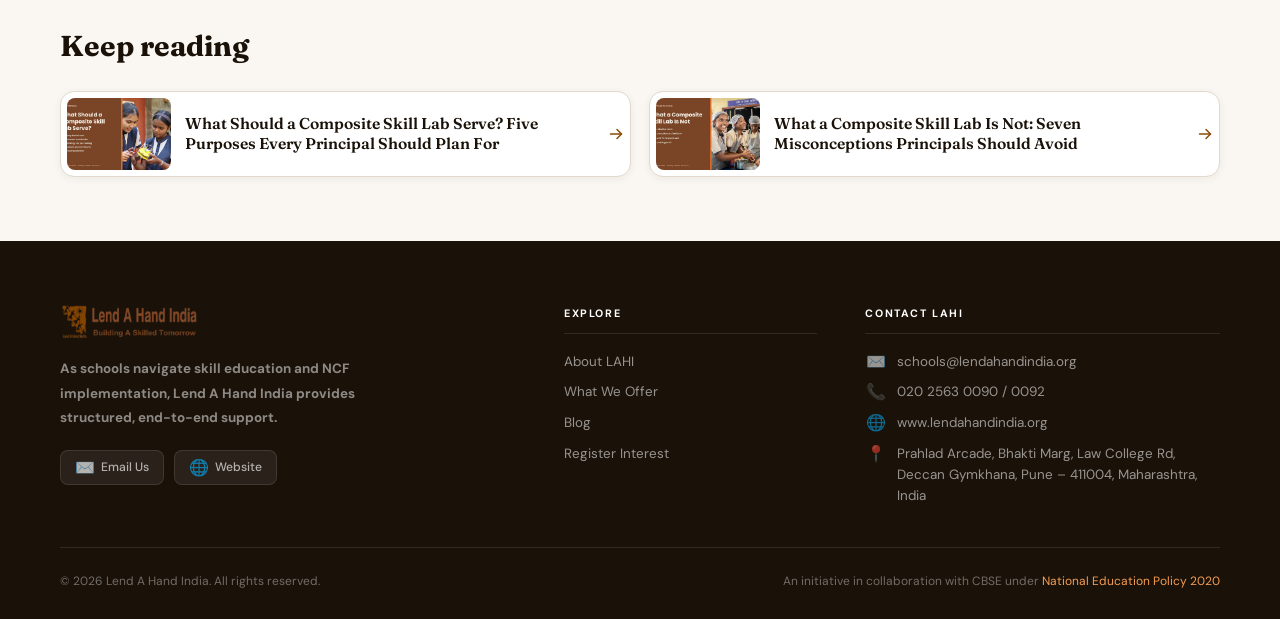
<file: blog/composite-skill-lab-checklist-cbse/index.html>
<!doctype html>
<html lang="en">
<head>
  <meta charset="UTF-8" />
  <link rel="icon" href="../../favicon.ico" sizes="16x16 32x32 48x48" />
  <link rel="icon" type="image/png" sizes="32x32" href="../../assets/favicon-32x32.png" />
  <link rel="apple-touch-icon" sizes="180x180" href="../../assets/apple-touch-icon.png" />
  <meta name="viewport" content="width=device-width, initial-scale=1.0" />
  <title>CBSE Composite Skill Lab Requirements: A Checklist for Schools (2026–27) | Lend A Hand India</title>
  <meta name="description" content="What does a Composite Skill Lab need? A principal’s summary of CBSE’s 2026–27 requirements: room, layout, equipment, signage, safety, AI and a ready checklist." />
  <meta name="robots" content="index,follow" />
  <link rel="canonical" href="https://lahiforschools.lendahandindia.org/blog/composite-skill-lab-checklist-cbse/" />
  <meta property="og:type" content="article" />
  <meta property="og:site_name" content="Lend A Hand India" />
  <meta property="og:locale" content="en_IN" />
  <meta property="og:title" content="CBSE Composite Skill Lab Requirements: A Checklist for Schools (2026–27)" />
  <meta property="og:description" content="What does a Composite Skill Lab need? A principal’s summary of CBSE’s 2026–27 requirements: room, layout, equipment, signage, safety, AI and a ready checklist." />
  <meta property="og:url" content="https://lahiforschools.lendahandindia.org/blog/composite-skill-lab-checklist-cbse/" />
  <meta property="og:image" content="https://lahiforschools.lendahandindia.org/assets/blog/composite-skill-lab-checklist-cbse-banner.jpg" />
  <meta property="article:published_time" content="2026-11-02" />
  <meta property="article:author" content="Swati" />
  <meta property="article:section" content="Composite Skill Lab" />
  <meta name="twitter:card" content="summary_large_image" />
  <meta name="twitter:title" content="CBSE Composite Skill Lab Requirements: A Checklist for Schools (2026–27)" />
  <meta name="twitter:description" content="What does a Composite Skill Lab need? A principal’s summary of CBSE’s 2026–27 requirements: room, layout, equipment, signage, safety, AI and a ready checklist." />
  <meta name="twitter:image" content="https://lahiforschools.lendahandindia.org/assets/blog/composite-skill-lab-checklist-cbse-banner.jpg" />
  <link rel="preconnect" href="https://fonts.googleapis.com" />
<link href="https://fonts.googleapis.com/css2?family=Crimson+Pro:ital,wght@0,400;0,600;0,700;1,400;1,600&family=Fraunces:ital,opsz,wght@0,9..144,300;0,9..144,600;0,9..144,800;1,9..144,400&family=DM+Sans:wght@300;400;500;600&display=swap" rel="stylesheet" />
  <link rel="stylesheet" href="../../styles.css" />
  <script type="application/ld+json">{"@context": "https://schema.org", "@type": "BlogPosting", "mainEntityOfPage": {"@type": "WebPage", "@id": "https://lahiforschools.lendahandindia.org/blog/composite-skill-lab-checklist-cbse/"}, "url": "https://lahiforschools.lendahandindia.org/blog/composite-skill-lab-checklist-cbse/", "headline": "Composite Skill Lab Checklist: What Every CBSE CSL Should Include", "name": "CBSE Composite Skill Lab Requirements: A Checklist for Schools (2026–27)", "description": "What does a Composite Skill Lab need? A principal’s summary of CBSE’s 2026–27 requirements: room, layout, equipment, signage, safety, AI and a ready checklist.", "image": ["https://lahiforschools.lendahandindia.org/assets/blog/composite-skill-lab-checklist-cbse-banner.jpg"], "datePublished": "2026-11-02", "dateModified": "2026-11-02", "author": {"@type": "Person", "name": "Swati"}, "publisher": {"@type": "Organization", "name": "Lend A Hand India", "logo": {"@type": "ImageObject", "url": "https://lahiforschools.lendahandindia.org/assets/logo-lahi.png"}}, "keywords": "Composite Skill Lab, Implementation, Teacher Resources, ATL", "articleSection": "Composite Skill Lab", "inLanguage": "en-IN"}</script>
  <script type="application/ld+json">{"@context": "https://schema.org", "@type": "BreadcrumbList", "itemListElement": [{"@type": "ListItem", "position": 1, "name": "Home", "item": "https://lahiforschools.lendahandindia.org/"}, {"@type": "ListItem", "position": 2, "name": "Blog", "item": "https://lahiforschools.lendahandindia.org/blog/"}, {"@type": "ListItem", "position": 3, "name": "Composite Skill Lab Checklist: What Every CBSE CSL Should Include", "item": "https://lahiforschools.lendahandindia.org/blog/composite-skill-lab-checklist-cbse/"}]}</script>
</head>
<body class="blog-page">
  <div class="reading-progress" aria-hidden="true"><span id="reading-progress-bar"></span></div>
  <nav>
  <a href="../../index.html" class="nav-logo">
    <img src="../../assets/logo-lahi.png" alt="Lend A Hand India — Building A Skilled Tomorrow" />
  </a>
  <ul class="nav-links">
    <li><a href="../../index.html#about">About LAHI</a></li>
    <li><a href="../../index.html#programmes">What We Offer</a></li>
    <li><a href="../../index.html#partners">Partner Schools</a></li>
    <li class="dropdown" id="resources-dropdown">
      <button class="dropdown-toggle" type="button" aria-expanded="false" aria-controls="resources-dropdown-menu">
        Resources <svg class="dropdown-chevron" width="14" height="14" viewBox="0 0 256 256" aria-hidden="true"><polyline points="48 96 128 176 208 96" fill="none" stroke="currentColor" stroke-linecap="round" stroke-linejoin="round" stroke-width="24"></polyline></svg>
      </button>
      <ul class="dropdown-menu" id="resources-dropdown-menu">
        <li><a href="../../index.html#faq">FAQs</a></li>
        <li><a href="../../index.html#visit">Virtual Tour of Karigar</a></li>
        <li><a href="../../index.html#timetable-gen">Timetable Generator</a></li>
        <li><a href="../../index.html#resources-brochures">Downloadable Brochures</a></li>
        <li><a href="../../index.html#resources-webinars">Webinars</a></li>
        <li><a href="../../index.html#testimonials">Testimonials</a></li>
        <li><a href="../../index.html#gallery-mosaic">Gallery</a></li>
      </ul>
    </li>
    <li><a href="../../blog/" class="is-current-nav">Blogs</a></li>
  </ul>
  <div class="nav-ctas">
    <a href="../../index.html#register" class="nav-cta">Register Interest</a>
    <a href="https://calendar.app.google/NGyU42gqyEWC4U678" target="_blank" rel="noopener" class="nav-cta nav-cta-book">📅 Book a Call</a>
  </div>
  <a href="../../index.html#register-form" class="nav-cta mobile-header-cta">Register Interest</a>
  <button class="nav-hamburger" id="hamburger" aria-label="Open menu" aria-expanded="false" aria-controls="mobile-nav">
    <span></span><span></span><span></span>
  </button>
</nav>
<div class="mobile-nav-overlay" id="mobile-nav">
  <a href="../../index.html#about" class="mobile-nav-link">About LAHI</a>
  <a href="../../index.html#programmes" class="mobile-nav-link">What We Offer</a>
  <a href="../../index.html#partners" class="mobile-nav-link">Partner Schools</a>
  <div class="mobile-nav-dropdown">
    <button class="mobile-nav-link mobile-dropdown-toggle" type="button" aria-expanded="false" aria-controls="mobile-resources-menu">
      Resources <svg class="mobile-dropdown-chevron" width="14" height="14" viewBox="0 0 256 256" aria-hidden="true"><polyline points="48 96 128 176 208 96" fill="none" stroke="currentColor" stroke-linecap="round" stroke-linejoin="round" stroke-width="24"></polyline></svg>
    </button>
    <div class="mobile-dropdown-menu" id="mobile-resources-menu">
      <a href="../../index.html#faq" class="mobile-sub-nav-link">FAQs</a>
      <a href="../../index.html#visit" class="mobile-sub-nav-link">Virtual Tour of Karigar</a>
      <a href="../../index.html#timetable-gen" class="mobile-sub-nav-link">Timetable Generator</a>
      <a href="../../index.html#resources-brochures" class="mobile-sub-nav-link">Downloadable Brochures</a>
      <a href="../../index.html#resources-webinars" class="mobile-sub-nav-link">Webinars</a>
      <a href="../../index.html#testimonials" class="mobile-sub-nav-link">Testimonials</a>
      <a href="../../index.html#gallery-mosaic" class="mobile-sub-nav-link">Gallery</a>
    </div>
  </div>
  <a href="../../blog/" class="mobile-nav-link">Blogs</a>
  <a href="../../index.html#register-form" class="mobile-cta mobile-nav-link">Register Interest</a>
  <a href="https://calendar.app.google/NGyU42gqyEWC4U678" target="_blank" rel="noopener" class="mobile-cta mobile-cta-book mobile-nav-link">📅 Book a Call</a>
</div>
  <main>
    <article class="article">
      <header class="article-hero">
        <div class="article-hero-inner reveal">
          <a class="article-back" href="../">‹ All articles</a>
          <div class="blog-tags"><span class="blog-tag">Composite Skill Lab</span><span class="blog-tag">Implementation</span><span class="blog-tag">Teacher Resources</span><span class="blog-tag">ATL</span></div>
          <h1 class="article-title">Composite Skill Lab Checklist: What Every CBSE CSL Should Include</h1>
          <div class="article-byline">
            <span class="article-author">By Swati</span>
            <span class="article-dot">·</span>
            <span>Nov 2, 2026</span>
            <span class="article-dot">·</span>
            <span>10 min read</span>
          </div>
        </div>
      </header>
      <div class="article-body">
        <p>CBSE’s 70-page <a href="https://skilleducation.cbseit.in/web_material/handbooks_manuals/2026-2027/comp_skill_lab.pdf" target="_blank" rel="noopener">Guidelines for setting up Composite Skill Lab in Schools (2026–27)</a> are detailed, practical and easy to skim past. This post pulls out what a principal needs to sign off, element by element, with a checklist at the end. Use it if you are asking what a Composite Skill Lab needs, or how to set up a skill lab in a school. (Lend A Hand India contributed technical inputs to the guidelines, and many of the lab photos in them are from our work.)</p>
<h2><strong>The CSL at a glance</strong></h2>
<div class="article-table-wrap"><table class="article-table">
<tr>
<th>Element</th>
<th>What CBSE recommends</th>
</tr>
<tr>
<td>Deadline</td>
<td>Existing CBSE schools to have a CSL by 22 August 2027</td>
</tr>
<tr>
<td>Who uses it</td>
<td>All students, Classes 6–10, for 110 hours of skill education a year</td>
</tr>
<tr>
<td>Skill Projects/ Vocations</td>
<td>At least 3 per class, covering all three forms of work: life forms, machines and materials, human services</td>
</tr>
<tr>
<td>Room size</td>
<td>One room of at least 600 sq ft for Classes 6–12, or two rooms of at least 400 sq ft (one for 6–10, one for 11–12)</td>
</tr>
<tr>
<td>Batch size</td>
<td>Space for 25–40 students working safely</td>
</tr>
<tr>
<td>Location</td>
<td>Ventilated, two clear walls for displays, water and drainage, ideally next to open ground for gardening</td>
</tr>
<tr>
<td>Design</td>
<td>Modular, using a toolkit approach so subjects can change over time</td>
</tr>
<tr>
<td>Indicative cost</td>
<td>About Rs 3–6 lakh, depending on subjects, room size and furniture</td>
</tr>
<tr>
<td>Must-haves</td>
<td>Group worktables, storage, pegboards, sector zones and signage, a safety corner, safety posters; Digital display for Videos / presentations</td>
</tr>
<tr>
<td>Recommended</td>
<td>AI-ready computers, as CBSE urges all schools to build AI infrastructure into the CSL.</td>
</tr>
</table></div>
<figure class="article-figure"><img src="../../assets/blog/composite-skill-lab-checklist-cbse-01.jpg" alt="Lab set up, colored to showcase different sectors" width="550" height="306" loading="lazy" decoding="async"><figcaption>Lab set up, colored to showcase different sectors</figcaption></figure>
<h2><strong>1. Choose skill subjects before anything else</strong></h2>
<p>Every other decision follows from this one: the tools, the zones, the signage, even the safety gear. CBSE asks schools to choose at least three skill subjects that together cover all three forms of work, based on:</p>
<ul class="article-list"><li>the school’s local context and its students’ aspirations;</li><li>what you can actually teach: tools, raw materials and teacher skills;</li><li>local businesses that can host visits, send guest experts or offer future work.</li></ul>
<p>The guidelines describe 13 illustrative sectors, with a tool list for each, which together work as a Composite Skill Lab equipment list:</p>
<div class="article-table-wrap"><table class="article-table">
<tr>
<th>Form of work</th>
<th>Illustrative sectors in the CBSE guidelines</th>
</tr>
<tr>
<td>Work with life forms</td>
<td>Agriculture and gardening; food production</td>
</tr>
<tr>
<td>Work with machines and materials</td>
<td>Electronics and mechatronics; apparel; automotive; shaping materials; IT and ITeS; AVGC and media content creation</td>
</tr>
<tr>
<td>Work in human services</td>
<td>Healthcare; beauty and wellness; retail; banking, financial services and insurance; tourism and hospitality</td>
</tr>
</table></div>
<p>The annexure tool lists are now grouped the same way, so it is easy to check that your plan covers all three columns.</p>
<h2><strong>2. The room</strong></h2>
<p>Pick the room for the work, not just the floor area. CBSE’s infrastructure requirements:</p>
<ul class="article-list"><li><strong>Size:</strong> 600 sq ft (or two 400 sq ft rooms), enough for 25–40 students to work with tools safely.</li><li><strong>Flooring:</strong> concrete or rubber mats that can take heavy loads. Avoid vitrified tiles and stone. Add anti-slip flooring near water and anti-static mats near electronics.</li><li><strong>Power:</strong> a mix of 15-amp and 5-amp sockets, preferably on every wall, with cable trays so no wires cross the floor. Keep plugs and switches away from water.</li><li><strong>Light and air:</strong> windows, exhaust fans, good lights and fans.</li><li><strong>Water:</strong> a sink with drainage, essential if you chose food, health, beauty or gardening. CBSE suggests a 37 × 18 × 8 inch sink set in a 4 × 3 ft platform.</li><li><strong>Walls:</strong> at least two clear walls for pegboards and posters. Light base paint, with tiles or contrasting paint up to 3 ft for durability.</li><li><strong>Exits:</strong> two wide doors for an unobstructed exit.</li><li><strong>Location:</strong> ideally beside open ground, so gardening projects can start at the door.</li></ul>
<h2><strong>3. Layout and zoning</strong></h2>
<p>Think of the CSL as one shared work floor ringed by sector zones. Group worktables sit in the centre. Each sector gets its own zone along the walls, with its pegboard, storage and signage. The safety corner sits by the entrance, and the sink and wet work sit away from electrical points.</p>
<p>CBSE’s guidelines include four model layouts, two for 400 sq ft and two for 600 sq ft, plus a 3D illustration. Use them as a starting point and adjust them to your room’s actual dimensions. Keep the layout modular, so a zone can switch subjects later without rebuilding the room.</p>
<figure class="article-figure"><img src="../../assets/blog/composite-skill-lab-checklist-cbse-02.jpg" alt="CBSE’s illustrative model of a CSL. Source: CBSE Guidelines for setting up Composite Skill Lab in Schools, 2026–27." width="1200" height="1037" loading="lazy" decoding="async"><figcaption>CBSE’s illustrative model of a CSL. Source: CBSE Guidelines for setting up Composite Skill Lab in Schools, 2026–27.</figcaption></figure>
<h2><strong>4. Furniture, storage and pegboards</strong></h2>
<p>A CSL serves many subjects, so what matters most is that tools are safe, visible and easy to put back. CBSE’s suggested specifications, based on a 30 × 20 ft lab:</p>
<div class="article-table-wrap"><table class="article-table">
<tr>
<th>Item</th>
<th>What to look for</th>
</tr>
<tr>
<td>Working tables</td>
<td>For group work, 6–8 ft × 4 ft × 30 in high, with a steel frame and an 18 mm laminated ply top. Edges rounded, heavy tools mounted where needed.</td>
</tr>
<tr>
<td>Stools</td>
<td>Stackable 12 × 12 × 20 in steel stools with rubber levellers, so the floor can be cleared for standing work.</td>
</tr>
<tr>
<td>Tool pegboards</td>
<td>4 × 3 ft, 18 mm waterproof ply, labelled sections, arranged by category so students learn tool names by sight.</td>
</tr>
<tr>
<td>Wall cupboards</td>
<td>78 × 36 × 24 in steel, with glass or labelled doors and four adjustable shelves. One toolkit per skill subject.</td>
</tr>
<tr>
<td>Open shelves</td>
<td>Low wooden shelves, 2 ft high and 2 ft deep, for large equipment and students’ work. Mix heights for Classes 6–10.</td>
</tr>
<tr>
<td>Containers</td>
<td>Labelled, stackable boxes inside cupboards. Picture labels help younger students.</td>
</tr>
<tr>
<td>Teacher’s desk and cupboard</td>
<td>A 3 × 2 ft desk and a lockable 48 × 36 × 18 in cupboard for handbooks and stationery.</td>
</tr>
<tr>
<td>Display</td>
<td>An LED screen or projector with HDMI, USB and wireless input, plus internet for online sessions with mentors.</td>
</tr>
<tr>
<td>Whiteboard</td>
<td>For daily instructions, schedules and tasks.</td>
</tr>
</table></div>
<p>The guidelines also stress keeping a tool inventory. A lab in-charge who checks stock and condition every term is what keeps the lab usable.</p>
<figure class="article-figure"><img src="../../assets/blog/composite-skill-lab-checklist-cbse-03.jpg" alt="Group worktables built for tools, with stools that stack away when students need to stand." width="1200" height="521" loading="lazy" decoding="async"><figcaption>Group worktables built for tools, with stools that stack away when students need to stand.</figcaption></figure>
<h2><strong>5. Sector signage and “speaking walls”</strong></h2>
<p>Signage is easy to treat as decoration. In a CSL it does real work: it tells a Class 6 student where the gardening tools live, reminds a Class 9 student of the safety rules, and shows visitors that this room covers many kinds of work. CSL Guidelines asks for:</p>
<ul class="article-list"><li><strong>Sector zone labels.</strong> A clear sign over each zone, such as Gardening, Healthcare, Food Processing or Electronics, using wall decals or paint with simple icons. Bilingual signs (English and the local language) help every student.</li><li><strong>Labelled pegboards and storage.</strong> Tool names on the pegboard outline, and contents or pictures on every cupboard and box.</li><li><strong>Murals and skilling visuals.</strong> CBSE encourages murals of people at work, in bright, warm colours, to make the lab inviting.</li><li><strong>Inspirational wall.</strong> A line or two of learning goals, such as “Learn by doing”.</li><li><strong>Display space for students’ work.</strong> Projects, process photos and Kaushal Mela products build pride and spark peer learning.</li></ul>
<p>Keep wall signs in place, and rotate the student work displays every term so the walls stay current.</p>
<figure class="article-figure"><img src="../../assets/blog/composite-skill-lab-checklist-cbse-04.jpg" alt="Speaking walls: a food processing zone mural, and a pegboard with every tool labelled." width="1200" height="562" loading="lazy" decoding="async"><figcaption>Speaking walls: a food processing zone mural, and a pegboard with every tool labelled.</figcaption></figure>
<h2><strong>6. Safety: corner, posters, drills and roles</strong></h2>
<p>Safety gets a full chapter in the guidelines, and it is the element visitors and parents notice first.</p>
<p><strong>The safety corner.</strong> Place a safety rack near the entrance so gear can be grabbed fast in an emergency. CBSE suggests an iron rack of 48 × 48 × 18 in with three shelves, holding helmets, gloves, PPE kits and footwear. Hang a fire extinguisher and two sand buckets on the wall beside it, and add gear for your chosen subjects.</p>
<figure class="article-figure"><img src="../../assets/blog/composite-skill-lab-checklist-cbse-05.jpg" alt="A safety corner by the entrance: PPE, helmets, a fire extinguisher and sand buckets within reach." width="932" height="460" loading="lazy" decoding="async"><figcaption>A safety corner by the entrance: PPE, helmets, a fire extinguisher and sand buckets within reach.</figcaption></figure>
<p><strong>Minimum safety kit for a class of 40:</strong></p>
<div class="article-table-wrap"><table class="article-table">
<tr>
<th>Item</th>
<th>Specification</th>
<th>Quantity</th>
</tr>
<tr>
<td>Fire extinguisher</td>
<td>CO2, 2 kg, ABC type</td>
<td>1</td>
</tr>
<tr>
<td>First aid box</td>
<td>Cotton, bandages, gauze, scissors, antiseptic</td>
<td>1</td>
</tr>
<tr>
<td>Hand gloves</td>
<td>Sturdy, washable, for electrical, gardening and shaping materials work</td>
<td>15</td>
</tr>
<tr>
<td>Aprons</td>
<td>Small and medium, for students</td>
<td>15</td>
</tr>
<tr>
<td>Rubber matting</td>
<td>On the floor either side of each workbench</td>
<td>8</td>
</tr>
<tr>
<td>Sand bucket</td>
<td>10 litres</td>
<td>2</td>
</tr>
</table></div>
<p><strong>Safety posters.</strong> Display clear do’s and don’ts at prominent spots, with bright colours and simple visuals. The guidelines include sample posters for sectors such as energy and environment, and gardening, nursery and agriculture. Display emergency numbers and mark fire exits clearly.</p>
<figure class="article-figure"><img src="../../assets/blog/composite-skill-lab-checklist-cbse-06.jpg" alt="A sample sector safety poster: gardening, nursery and agriculture. Source: CBSE CSL guidelines, 2026–27." width="1200" height="778" loading="lazy" decoding="async"><figcaption>A sample sector safety poster: gardening, nursery and agriculture. Source: CBSE CSL guidelines, 2026–27.</figcaption></figure>
<p><strong>Built-in safety.</strong> Label every tool and machine with usage and hazard notes. Fit emergency stop buttons on machines and surge protection on workstations. Use heat-proof surfaces for irons, lockable ventilated cabinets for fertilisers and pesticides, sharps and bio-medical waste containers, and a handwashing station.</p>
<p><strong>Drills and roles.</strong> Run regular evacuation and fire drills. The guidelines assign clear roles:</p>
<div class="article-table-wrap"><table class="article-table">
<tr>
<th>Who</th>
<th>Responsible for</th>
</tr>
<tr>
<td>Principal</td>
<td>Safety protocols and emergency plan, routine safety audits, mandatory staff safety training</td>
</tr>
<tr>
<td>Teachers</td>
<td>Close supervision, safety briefing and demonstration before every activity, PPE use, knowing emergency routes</td>
</tr>
<tr>
<td>Lab in-charge</td>
<td>Checking tools for damage, assisting supervision, keeping the inventory</td>
</tr>
<tr>
<td>Students</td>
<td>Following instructions, using tools only as intended, wearing PPE, keeping the workspace tidy, reporting hazards</td>
</tr>
<tr>
<td>Cleaning staff</td>
<td>Safe cleaning and waste disposal, knowing where the first aid and extinguishers are</td>
</tr>
</table></div>
<h2><strong>7. Technology and AI</strong></h2>
<p>CBSE urges every school to build AI infrastructure into its CSL. The aim is for students to use AI to solve problems in whatever subject they study, from crop care to clinic queues, not to treat AI as a separate subject.</p>
<p>The suggested kit is modest: three to five desktops and laptops of a recent specification (16 GB RAM, 1 TB SSD, webcam), with Linux or licensed Windows, lockable storage and backup drives. Schools can also draw on their ATL and mechatronics tools. Pair this with the room’s projector and internet connection.</p>
<h2><strong>8. Using the labs you already have</strong></h2>
<p>Existing spaces can carry some subjects, but the CSL is still required. What CBSE allows:</p>
<div class="article-table-wrap"><table class="article-table">
<tr>
<th>Existing space</th>
<th>Can it deliver skill subjects?</th>
<th>Can it become the CSL?</th>
</tr>
<tr>
<td>Garden or green space</td>
<td>Yes, for agriculture (tools stay in the CSL)</td>
<td>No</td>
</tr>
<tr>
<td>Atal Tinkering Lab or Agile ATL</td>
<td>Yes, for one form of work, such as mechatronics or electronics</td>
<td>No</td>
</tr>
<tr>
<td>IT lab</td>
<td>Yes, for coding, AI, finance, design and animation</td>
<td>No</td>
</tr>
<tr>
<td>Home science lab</td>
<td>Yes, for food production and baking</td>
<td>No</td>
</tr>
<tr>
<td>Existing single-sector skill lab</td>
<td>Yes, for that subject</td>
<td>No, if set up with government or special CBSE funds</td>
</tr>
<tr>
<td>Makerspace</td>
<td>Yes</td>
<td>Possibly, if it meets the CSL specifications. Requires all 3 forms of work represented</td>
</tr>
</table></div>
<h2><strong>The principal’s CSL checklist</strong></h2>
<ul class="article-list"><li>☐ At least three skill subjects chosen, covering all three forms of work, based on local context</li><li>☐ A 600 sq ft room (or two of 400 sq ft), ventilated, with two clear walls and two wide doors</li><li>☐ Durable flooring, 15A and 5A sockets on every wall, cable trays, and a sink if subjects need water</li><li>☐ Layout adapted from a CBSE model, modular, with a zone for each subject</li><li>☐ Group worktables, stackable stools, pegboards, labelled cupboards and containers, display shelves</li><li>☐ Sector signage, labelled tools, murals and space to display students’ work</li><li>☐ A safety corner at the entrance with PPE, a fire extinguisher, sand buckets and a first aid box</li><li>☐ Safety posters, emergency numbers and marked exits on display</li><li>☐ Safety roles assigned, staff trained and a drill calendar set</li><li>☐ Projector or screen, internet and AI-ready computers (Optional)</li><li>☐ A named lab in-charge with a tool inventory</li><li>☐ Trained teachers and 110 hours a year in the Class 6–10 timetable</li></ul>
<p>The last two lines are not in the room, but without them the room stays empty. That is why we treat a CSL as part of a skill education plan, not a construction project. For more on that, read What a Composite Skill Lab Should Really Entail and What a Composite Skill Lab Is Not.</p>
<p><strong>Want a second pair of eyes on your plan?</strong> Lend A Hand India helps schools with sector selection, layout, equipment lists, safety SOPs, teacher training and launch support. <a href="https://calendar.app.google/NGyU42gqyEWC4U678" target="_blank" rel="noopener">Book a School Readiness Consultation</a>, or visit Karigar, our School of Applied Learning in Pune, to see a working lab.</p>
      </div>
    </article>
    <section class="related-wrap" id="keep-reading">
      <div class="section-inner reveal">
        <h2 class="related-heading">Keep reading</h2>
        <div class="related-grid"><a class="related-card" href="../purpose-of-composite-skill-lab/"><img class="related-thumb" src="../../assets/blog/purpose-of-composite-skill-lab-banner.jpg" alt="What Should a Composite Skill Lab Serve? Five Purposes Every Principal Should Plan For" loading="lazy" decoding="async"><span class="related-text"><span class="related-title">What Should a Composite Skill Lab Serve? Five Purposes Every Principal Should Plan For</span></span><span class="related-arrow" aria-hidden="true"><svg width="16" height="16" viewBox="0 0 256 256"><line x1="40" y1="128" x2="216" y2="128" fill="none" stroke="currentColor" stroke-linecap="round" stroke-linejoin="round" stroke-width="24"></line><polyline points="144 56 216 128 144 200" fill="none" stroke="currentColor" stroke-linecap="round" stroke-linejoin="round" stroke-width="24"></polyline></svg></span></a><a class="related-card" href="../what-a-composite-skill-lab-is-not/"><img class="related-thumb" src="../../assets/blog/what-a-composite-skill-lab-is-not-banner.jpg" alt="What a Composite Skill Lab Is Not: Seven Misconceptions Principals Should Avoid" loading="lazy" decoding="async"><span class="related-text"><span class="related-title">What a Composite Skill Lab Is Not: Seven Misconceptions Principals Should Avoid</span></span><span class="related-arrow" aria-hidden="true"><svg width="16" height="16" viewBox="0 0 256 256"><line x1="40" y1="128" x2="216" y2="128" fill="none" stroke="currentColor" stroke-linecap="round" stroke-linejoin="round" stroke-width="24"></line><polyline points="144 56 216 128 144 200" fill="none" stroke="currentColor" stroke-linecap="round" stroke-linejoin="round" stroke-width="24"></polyline></svg></span></a></div>
      </div>
    </section>
  </main>
  <div class="next-nudge" id="next-nudge" data-related="keep-reading" hidden>
    <a class="next-nudge-link" href="../purpose-of-composite-skill-lab/">
      <span class="next-nudge-text">
        <span class="next-nudge-label">Up next</span>
        <span class="next-nudge-title">What Should a Composite Skill Lab Serve? Five Purposes Every Principal Should Plan For</span>
      </span>
      <span class="next-nudge-arrow" aria-hidden="true"><svg width="16" height="16" viewBox="0 0 256 256"><line x1="40" y1="128" x2="216" y2="128" fill="none" stroke="currentColor" stroke-linecap="round" stroke-linejoin="round" stroke-width="24"></line><polyline points="144 56 216 128 144 200" fill="none" stroke="currentColor" stroke-linecap="round" stroke-linejoin="round" stroke-width="24"></polyline></svg></span>
    </a>
    <button class="next-nudge-close" type="button" aria-label="Dismiss">&times;</button>
  </div>
  <footer>
  <div class="footer-inner">
    <div class="footer-top">
      <div class="footer-brand">
        <img src="../../assets/logo-lahi.png" alt="Lend A Hand India" class="logo-img" />
        <p><strong>As schools navigate skill education and NCF implementation, Lend A Hand India provides structured, end-to-end support.</strong></p>
        <div class="footer-social">
          <a href="mailto:schools@lendahandindia.org" class="footer-badge"><span class="footer-badge-icon" aria-hidden="true">✉️</span> Email Us</a>
          <a href="http://www.lendahandindia.org" target="_blank" class="footer-badge"><span class="footer-badge-icon" aria-hidden="true">🌐</span> Website</a>
        </div>
      </div>
      <div class="footer-col">
        <h4>Explore</h4>
        <ul>
          <li><a href="../../index.html#about">About LAHI</a></li>
          <li><a href="../../index.html#programmes">What We Offer</a></li>
          <li><a href="../../blog/">Blog</a></li>
          <li><a href="../../index.html#register">Register Interest</a></li>
        </ul>
      </div>
      <div class="footer-col">
        <h4>Contact LAHI</h4>
        <ul>
          <li><span class="footer-contact-icon">✉️</span> <a href="mailto:schools@lendahandindia.org">schools@lendahandindia.org</a></li>
          <li><span class="footer-contact-icon">📞</span> <a href="tel:02025630090">020 2563 0090 / 0092</a></li>
          <li><span class="footer-contact-icon">🌐</span> <a href="http://www.lendahandindia.org" target="_blank">www.lendahandindia.org</a></li>
          <li class="footer-address"><span class="footer-contact-icon">📍</span> <span>Prahlad Arcade, Bhakti Marg, Law College Rd, Deccan Gymkhana, Pune – 411004, Maharashtra, India</span></li>
        </ul>
      </div>
    </div>
    <div class="footer-bottom">
      <p>© 2026 Lend A Hand India. All rights reserved.</p>
      <p>An initiative in collaboration with CBSE under <a href="../../index.html#policy">National Education Policy 2020</a></p>
    </div>
  </div>
</footer>
  <script src="../../blog/blog.js"></script>
</body>
</html>
</file>
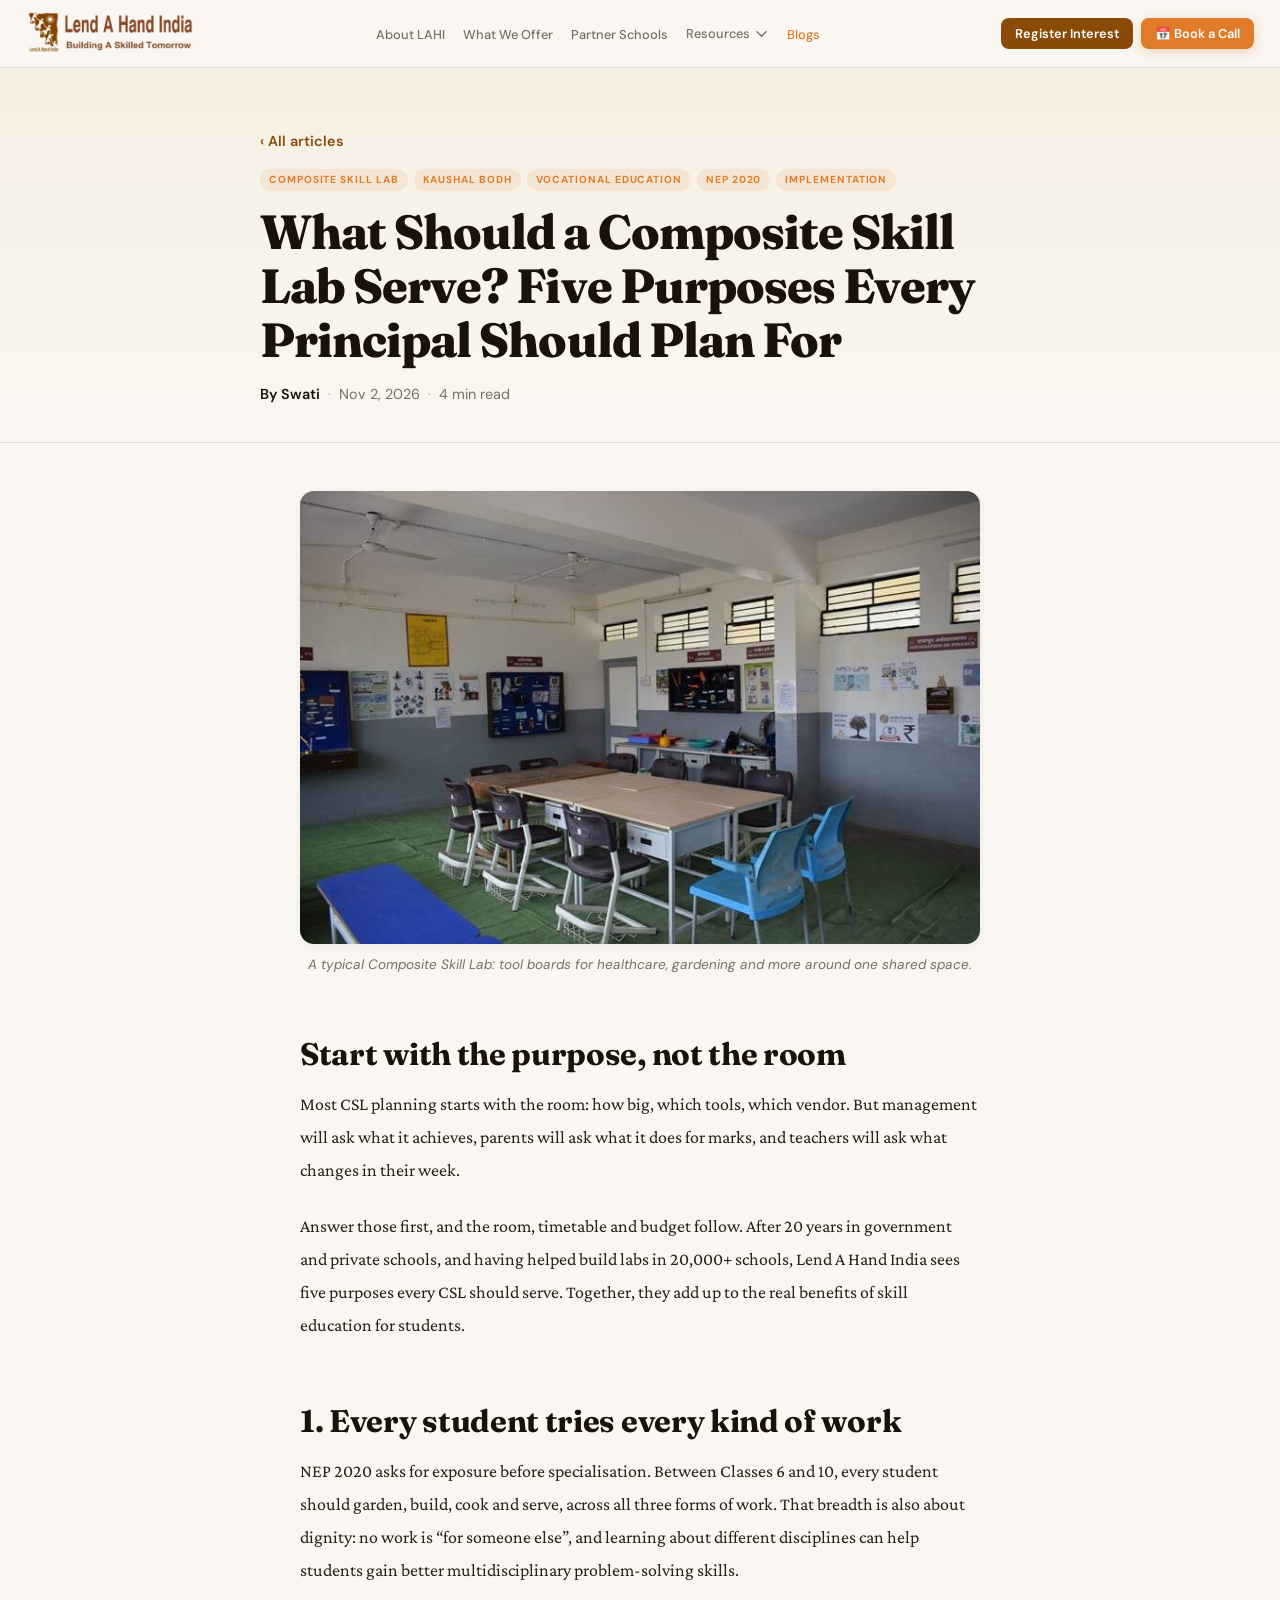
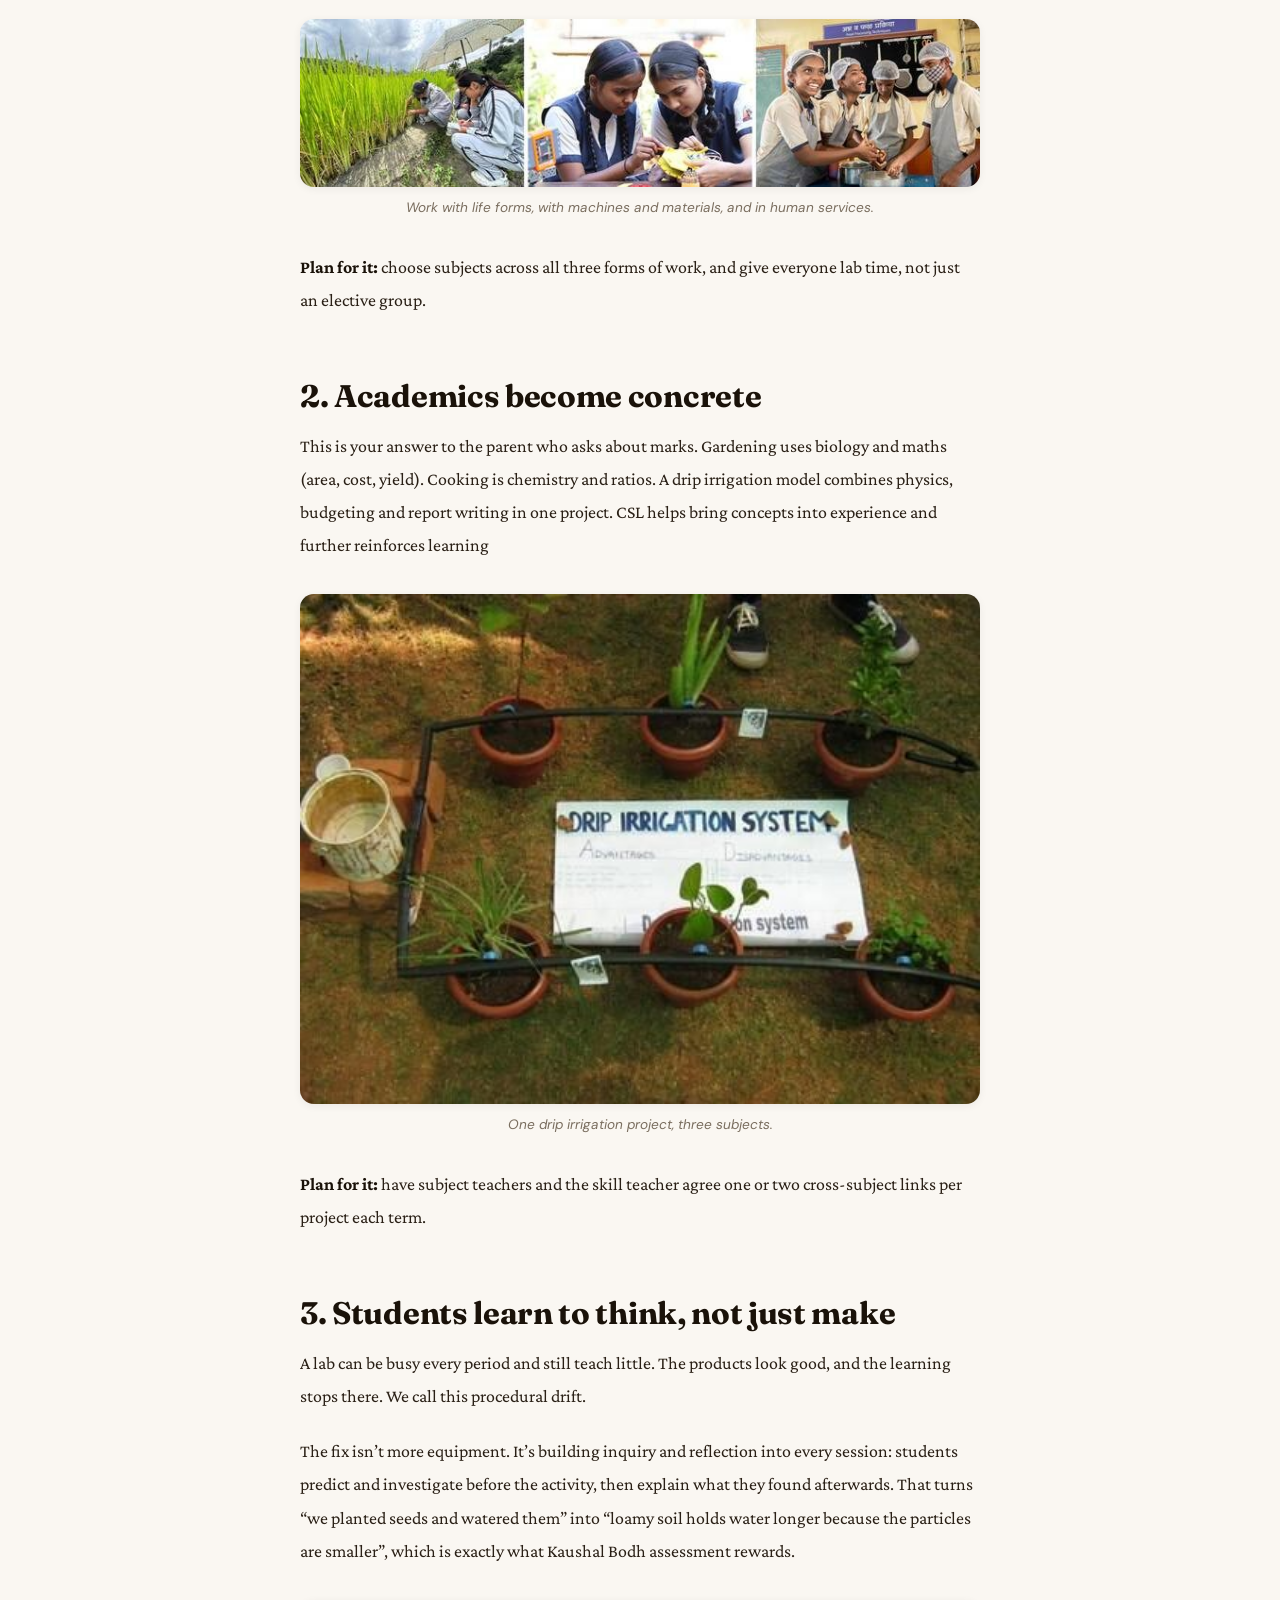
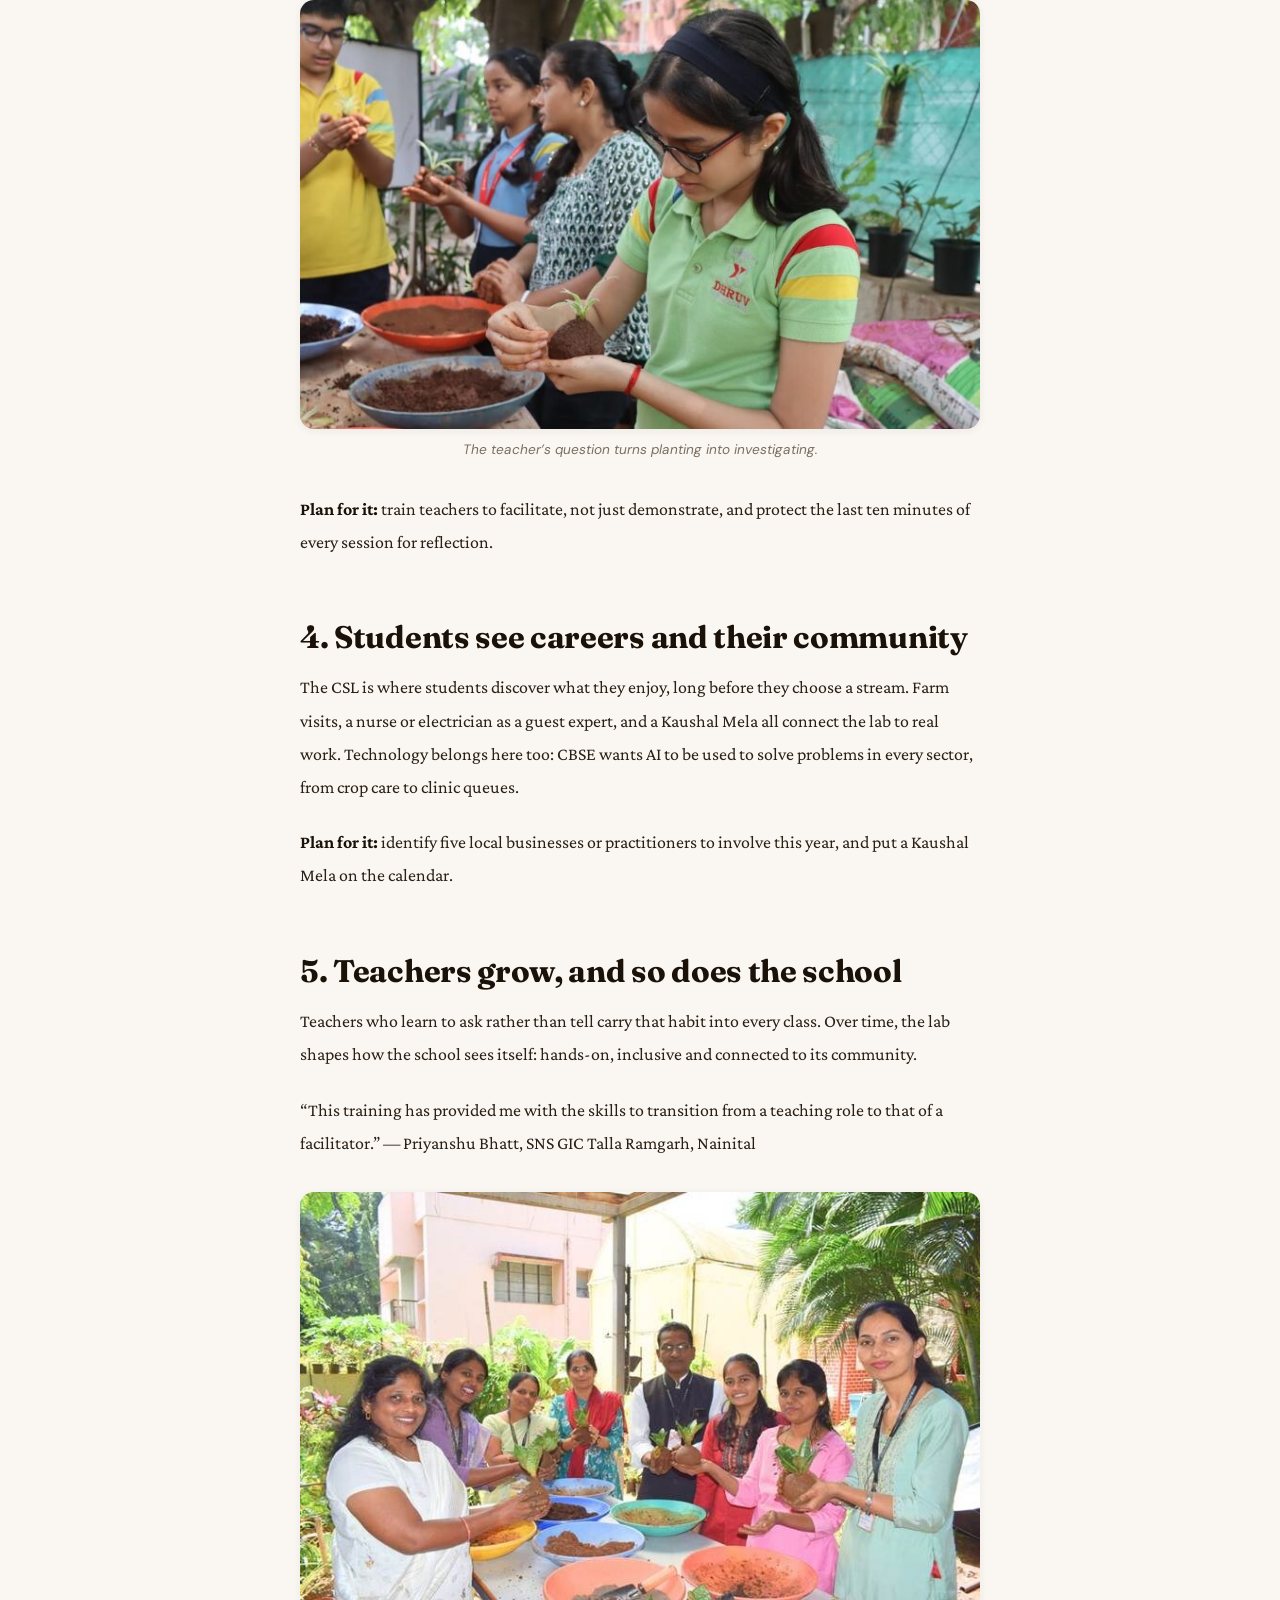
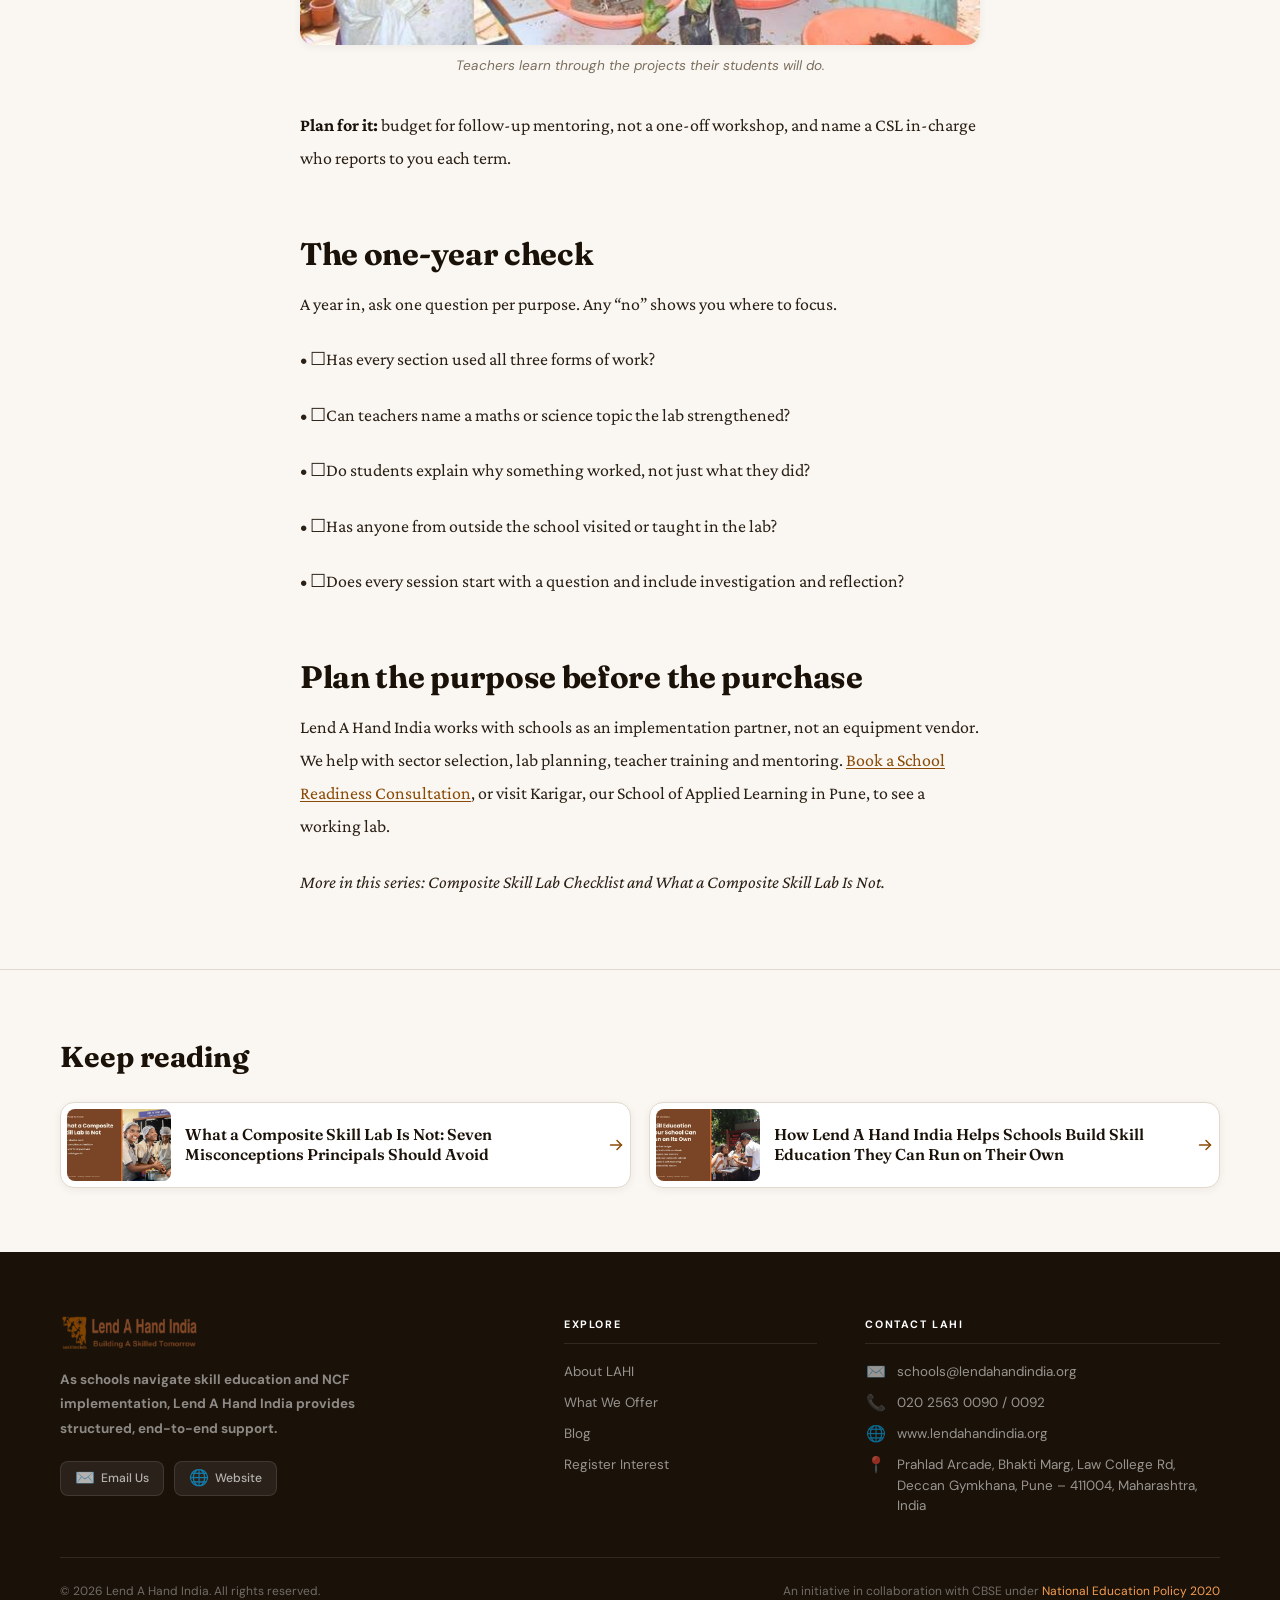
<file: blog/purpose-of-composite-skill-lab/index.html>
<!doctype html>
<html lang="en">
<head>
  <meta charset="UTF-8" />
  <link rel="icon" href="../../favicon.ico" sizes="16x16 32x32 48x48" />
  <link rel="icon" type="image/png" sizes="32x32" href="../../assets/favicon-32x32.png" />
  <link rel="apple-touch-icon" sizes="180x180" href="../../assets/apple-touch-icon.png" />
  <meta name="viewport" content="width=device-width, initial-scale=1.0" />
  <title>Benefits of Skill Education for Students: 5 Purposes of a Composite Skill Lab | Lend A Hand India</title>
  <meta name="description" content="The benefits of skill education for students: five purposes a Composite Skill Lab should serve, from concrete academics to careers, and how to check it is working." />
  <meta name="robots" content="index,follow" />
  <link rel="canonical" href="https://lahiforschools.lendahandindia.org/blog/purpose-of-composite-skill-lab/" />
  <meta property="og:type" content="article" />
  <meta property="og:site_name" content="Lend A Hand India" />
  <meta property="og:locale" content="en_IN" />
  <meta property="og:title" content="Benefits of Skill Education for Students: 5 Purposes of a Composite Skill Lab" />
  <meta property="og:description" content="The benefits of skill education for students: five purposes a Composite Skill Lab should serve, from concrete academics to careers, and how to check it is working." />
  <meta property="og:url" content="https://lahiforschools.lendahandindia.org/blog/purpose-of-composite-skill-lab/" />
  <meta property="og:image" content="https://lahiforschools.lendahandindia.org/assets/blog/purpose-of-composite-skill-lab-banner.jpg" />
  <meta property="article:published_time" content="2026-11-02" />
  <meta property="article:author" content="Swati" />
  <meta property="article:section" content="Composite Skill Lab" />
  <meta name="twitter:card" content="summary_large_image" />
  <meta name="twitter:title" content="Benefits of Skill Education for Students: 5 Purposes of a Composite Skill Lab" />
  <meta name="twitter:description" content="The benefits of skill education for students: five purposes a Composite Skill Lab should serve, from concrete academics to careers, and how to check it is working." />
  <meta name="twitter:image" content="https://lahiforschools.lendahandindia.org/assets/blog/purpose-of-composite-skill-lab-banner.jpg" />
  <link rel="preconnect" href="https://fonts.googleapis.com" />
<link href="https://fonts.googleapis.com/css2?family=Crimson+Pro:ital,wght@0,400;0,600;0,700;1,400;1,600&family=Fraunces:ital,opsz,wght@0,9..144,300;0,9..144,600;0,9..144,800;1,9..144,400&family=DM+Sans:wght@300;400;500;600&display=swap" rel="stylesheet" />
  <link rel="stylesheet" href="../../styles.css" />
  <script type="application/ld+json">{"@context": "https://schema.org", "@type": "BlogPosting", "mainEntityOfPage": {"@type": "WebPage", "@id": "https://lahiforschools.lendahandindia.org/blog/purpose-of-composite-skill-lab/"}, "url": "https://lahiforschools.lendahandindia.org/blog/purpose-of-composite-skill-lab/", "headline": "What Should a Composite Skill Lab Serve? Five Purposes Every Principal Should Plan For", "name": "Benefits of Skill Education for Students: 5 Purposes of a Composite Skill Lab", "description": "The benefits of skill education for students: five purposes a Composite Skill Lab should serve, from concrete academics to careers, and how to check it is working.", "image": ["https://lahiforschools.lendahandindia.org/assets/blog/purpose-of-composite-skill-lab-banner.jpg"], "datePublished": "2026-11-02", "dateModified": "2026-11-02", "author": {"@type": "Person", "name": "Swati"}, "publisher": {"@type": "Organization", "name": "Lend A Hand India", "logo": {"@type": "ImageObject", "url": "https://lahiforschools.lendahandindia.org/assets/logo-lahi.png"}}, "keywords": "Composite Skill Lab, Kaushal Bodh, Vocational Education, NEP 2020, Implementation", "articleSection": "Composite Skill Lab", "inLanguage": "en-IN"}</script>
  <script type="application/ld+json">{"@context": "https://schema.org", "@type": "BreadcrumbList", "itemListElement": [{"@type": "ListItem", "position": 1, "name": "Home", "item": "https://lahiforschools.lendahandindia.org/"}, {"@type": "ListItem", "position": 2, "name": "Blog", "item": "https://lahiforschools.lendahandindia.org/blog/"}, {"@type": "ListItem", "position": 3, "name": "What Should a Composite Skill Lab Serve? Five Purposes Every Principal Should Plan For", "item": "https://lahiforschools.lendahandindia.org/blog/purpose-of-composite-skill-lab/"}]}</script>
</head>
<body class="blog-page">
  <div class="reading-progress" aria-hidden="true"><span id="reading-progress-bar"></span></div>
  <nav>
  <a href="../../index.html" class="nav-logo">
    <img src="../../assets/logo-lahi.png" alt="Lend A Hand India — Building A Skilled Tomorrow" />
  </a>
  <ul class="nav-links">
    <li><a href="../../index.html#about">About LAHI</a></li>
    <li><a href="../../index.html#programmes">What We Offer</a></li>
    <li><a href="../../index.html#partners">Partner Schools</a></li>
    <li class="dropdown" id="resources-dropdown">
      <button class="dropdown-toggle" type="button" aria-expanded="false" aria-controls="resources-dropdown-menu">
        Resources <svg class="dropdown-chevron" width="14" height="14" viewBox="0 0 256 256" aria-hidden="true"><polyline points="48 96 128 176 208 96" fill="none" stroke="currentColor" stroke-linecap="round" stroke-linejoin="round" stroke-width="24"></polyline></svg>
      </button>
      <ul class="dropdown-menu" id="resources-dropdown-menu">
        <li><a href="../../index.html#faq">FAQs</a></li>
        <li><a href="../../index.html#visit">Virtual Tour of Karigar</a></li>
        <li><a href="../../index.html#timetable-gen">Timetable Generator</a></li>
        <li><a href="../../index.html#resources-brochures">Downloadable Brochures</a></li>
        <li><a href="../../index.html#resources-webinars">Webinars</a></li>
        <li><a href="../../index.html#testimonials">Testimonials</a></li>
        <li><a href="../../index.html#gallery-mosaic">Gallery</a></li>
      </ul>
    </li>
    <li><a href="../../blog/" class="is-current-nav">Blogs</a></li>
  </ul>
  <div class="nav-ctas">
    <a href="../../index.html#register" class="nav-cta">Register Interest</a>
    <a href="https://calendar.app.google/NGyU42gqyEWC4U678" target="_blank" rel="noopener" class="nav-cta nav-cta-book">📅 Book a Call</a>
  </div>
  <a href="../../index.html#register-form" class="nav-cta mobile-header-cta">Register Interest</a>
  <button class="nav-hamburger" id="hamburger" aria-label="Open menu" aria-expanded="false" aria-controls="mobile-nav">
    <span></span><span></span><span></span>
  </button>
</nav>
<div class="mobile-nav-overlay" id="mobile-nav">
  <a href="../../index.html#about" class="mobile-nav-link">About LAHI</a>
  <a href="../../index.html#programmes" class="mobile-nav-link">What We Offer</a>
  <a href="../../index.html#partners" class="mobile-nav-link">Partner Schools</a>
  <div class="mobile-nav-dropdown">
    <button class="mobile-nav-link mobile-dropdown-toggle" type="button" aria-expanded="false" aria-controls="mobile-resources-menu">
      Resources <svg class="mobile-dropdown-chevron" width="14" height="14" viewBox="0 0 256 256" aria-hidden="true"><polyline points="48 96 128 176 208 96" fill="none" stroke="currentColor" stroke-linecap="round" stroke-linejoin="round" stroke-width="24"></polyline></svg>
    </button>
    <div class="mobile-dropdown-menu" id="mobile-resources-menu">
      <a href="../../index.html#faq" class="mobile-sub-nav-link">FAQs</a>
      <a href="../../index.html#visit" class="mobile-sub-nav-link">Virtual Tour of Karigar</a>
      <a href="../../index.html#timetable-gen" class="mobile-sub-nav-link">Timetable Generator</a>
      <a href="../../index.html#resources-brochures" class="mobile-sub-nav-link">Downloadable Brochures</a>
      <a href="../../index.html#resources-webinars" class="mobile-sub-nav-link">Webinars</a>
      <a href="../../index.html#testimonials" class="mobile-sub-nav-link">Testimonials</a>
      <a href="../../index.html#gallery-mosaic" class="mobile-sub-nav-link">Gallery</a>
    </div>
  </div>
  <a href="../../blog/" class="mobile-nav-link">Blogs</a>
  <a href="../../index.html#register-form" class="mobile-cta mobile-nav-link">Register Interest</a>
  <a href="https://calendar.app.google/NGyU42gqyEWC4U678" target="_blank" rel="noopener" class="mobile-cta mobile-cta-book mobile-nav-link">📅 Book a Call</a>
</div>
  <main>
    <article class="article">
      <header class="article-hero">
        <div class="article-hero-inner reveal">
          <a class="article-back" href="../">‹ All articles</a>
          <div class="blog-tags"><span class="blog-tag">Composite Skill Lab</span><span class="blog-tag">Kaushal Bodh</span><span class="blog-tag">Vocational Education</span><span class="blog-tag">NEP 2020</span><span class="blog-tag">Implementation</span></div>
          <h1 class="article-title">What Should a Composite Skill Lab Serve? Five Purposes Every Principal Should Plan For</h1>
          <div class="article-byline">
            <span class="article-author">By Swati</span>
            <span class="article-dot">·</span>
            <span>Nov 2, 2026</span>
            <span class="article-dot">·</span>
            <span>4 min read</span>
          </div>
        </div>
      </header>
      <div class="article-body">
        <figure class="article-figure"><img src="../../assets/blog/purpose-of-composite-skill-lab-01.jpg" alt="A typical Composite Skill Lab: tool boards for healthcare, gardening and more around one shared space." width="720" height="480" loading="lazy" decoding="async"><figcaption>A typical Composite Skill Lab: tool boards for healthcare, gardening and more around one shared space.</figcaption></figure>
<h2><strong>Start with the purpose, not the room</strong></h2>
<p>Most CSL planning starts with the room: how big, which tools, which vendor. But management will ask what it achieves, parents will ask what it does for marks, and teachers will ask what changes in their week.</p>
<p>Answer those first, and the room, timetable and budget follow. After 20 years in government and private schools, and having helped build labs in 20,000+ schools, Lend A Hand India sees five purposes every CSL should serve. Together, they add up to the real benefits of skill education for students.</p>
<h2><strong>1. Every student tries every kind of work</strong></h2>
<p>NEP 2020 asks for exposure before specialisation. Between Classes 6 and 10, every student should garden, build, cook and serve, across all three forms of work. That breadth is also about dignity: no work is “for someone else”, and learning about different disciplines can help students gain better multidisciplinary problem-solving skills.</p>
<figure class="article-figure"><img src="../../assets/blog/purpose-of-composite-skill-lab-02.jpg" alt="Work with life forms, with machines and materials, and in human services." width="720" height="178" loading="lazy" decoding="async"><figcaption>Work with life forms, with machines and materials, and in human services.</figcaption></figure>
<p><strong>Plan for it:</strong> choose subjects across all three forms of work, and give everyone lab time, not just an elective group.</p>
<h2><strong>2. Academics become concrete</strong></h2>
<p>This is your answer to the parent who asks about marks. Gardening uses biology and maths (area, cost, yield). Cooking is chemistry and ratios. A drip irrigation model combines physics, budgeting and report writing in one project. CSL helps bring concepts into experience and further reinforces learning</p>
<figure class="article-figure"><img src="../../assets/blog/purpose-of-composite-skill-lab-03.jpg" alt="One drip irrigation project, three subjects." width="448" height="336" loading="lazy" decoding="async"><figcaption>One drip irrigation project, three subjects.</figcaption></figure>
<p><strong>Plan for it:</strong> have subject teachers and the skill teacher agree one or two cross-subject links per project each term.</p>
<h2><strong>3. Students learn to think, not just make</strong></h2>
<p>A lab can be busy every period and still teach little. The products look good, and the learning stops there. We call this procedural drift.</p>
<p>The fix isn’t more equipment. It’s building inquiry and reflection into every session: students predict and investigate before the activity, then explain what they found afterwards. That turns “we planted seeds and watered them” into “loamy soil holds water longer because the particles are smaller”, which is exactly what Kaushal Bodh assessment rewards.</p>
<figure class="article-figure"><img src="../../assets/blog/purpose-of-composite-skill-lab-04.jpg" alt="The teacher’s question turns planting into investigating." width="713" height="450" loading="lazy" decoding="async"><figcaption>The teacher’s question turns planting into investigating.</figcaption></figure>
<p><strong>Plan for it:</strong> train teachers to facilitate, not just demonstrate, and protect the last ten minutes of every session for reflection.</p>
<h2><strong>4. Students see careers and their community</strong></h2>
<p>The CSL is where students discover what they enjoy, long before they choose a stream. Farm visits, a nurse or electrician as a guest expert, and a Kaushal Mela all connect the lab to real work. Technology belongs here too: CBSE wants AI to be used to solve problems in every sector, from crop care to clinic queues.</p>
<p><strong>Plan for it:</strong> identify five local businesses or practitioners to involve this year, and put a Kaushal Mela on the calendar.</p>
<h2><strong>5. Teachers grow, and so does the school</strong></h2>
<p>Teachers who learn to ask rather than tell carry that habit into every class. Over time, the lab shapes how the school sees itself: hands-on, inclusive and connected to its community.</p>
<p>“This training has provided me with the skills to transition from a teaching role to that of a facilitator.” — Priyanshu Bhatt, SNS GIC Talla Ramgarh, Nainital</p>
<figure class="article-figure"><img src="../../assets/blog/purpose-of-composite-skill-lab-05.jpg" alt="Teachers learn through the projects their students will do." width="720" height="480" loading="lazy" decoding="async"><figcaption>Teachers learn through the projects their students will do.</figcaption></figure>
<p><strong>Plan for it:</strong> budget for follow-up mentoring, not a one-off workshop, and name a CSL in-charge who reports to you each term.</p>
<h2><strong>The one-year check</strong></h2>
<p>A year in, ask one question per purpose. Any “no” shows you where to focus.</p>
<p>•       ☐Has every section used all three forms of work?</p>
<p>•       ☐Can teachers name a maths or science topic the lab strengthened?</p>
<p>•       ☐Do students explain why something worked, not just what they did?</p>
<p>•       ☐Has anyone from outside the school visited or taught in the lab?</p>
<p>•       ☐Does every session start with a question and include investigation and reflection?</p>
<h2><strong>Plan the purpose before the purchase</strong></h2>
<p>Lend A Hand India works with schools as an implementation partner, not an equipment vendor. We help with sector selection, lab planning, teacher training and mentoring. <a href="https://calendar.app.google/NGyU42gqyEWC4U678" target="_blank" rel="noopener">Book a School Readiness Consultation</a>, or visit Karigar, our School of Applied Learning in Pune, to see a working lab.</p>
<p><em>More in this series: Composite Skill Lab Checklist and What a Composite Skill Lab Is Not.</em></p>
      </div>
    </article>
    <section class="related-wrap" id="keep-reading">
      <div class="section-inner reveal">
        <h2 class="related-heading">Keep reading</h2>
        <div class="related-grid"><a class="related-card" href="../what-a-composite-skill-lab-is-not/"><img class="related-thumb" src="../../assets/blog/what-a-composite-skill-lab-is-not-banner.jpg" alt="What a Composite Skill Lab Is Not: Seven Misconceptions Principals Should Avoid" loading="lazy" decoding="async"><span class="related-text"><span class="related-title">What a Composite Skill Lab Is Not: Seven Misconceptions Principals Should Avoid</span></span><span class="related-arrow" aria-hidden="true"><svg width="16" height="16" viewBox="0 0 256 256"><line x1="40" y1="128" x2="216" y2="128" fill="none" stroke="currentColor" stroke-linecap="round" stroke-linejoin="round" stroke-width="24"></line><polyline points="144 56 216 128 144 200" fill="none" stroke="currentColor" stroke-linecap="round" stroke-linejoin="round" stroke-width="24"></polyline></svg></span></a><a class="related-card" href="../skill-education-partner-for-schools/"><img class="related-thumb" src="../../assets/blog/skill-education-partner-for-schools-banner.jpg" alt="How Lend A Hand India Helps Schools Build Skill Education They Can Run on Their Own" loading="lazy" decoding="async"><span class="related-text"><span class="related-title">How Lend A Hand India Helps Schools Build Skill Education They Can Run on Their Own</span></span><span class="related-arrow" aria-hidden="true"><svg width="16" height="16" viewBox="0 0 256 256"><line x1="40" y1="128" x2="216" y2="128" fill="none" stroke="currentColor" stroke-linecap="round" stroke-linejoin="round" stroke-width="24"></line><polyline points="144 56 216 128 144 200" fill="none" stroke="currentColor" stroke-linecap="round" stroke-linejoin="round" stroke-width="24"></polyline></svg></span></a></div>
      </div>
    </section>
  </main>
  <div class="next-nudge" id="next-nudge" data-related="keep-reading" hidden>
    <a class="next-nudge-link" href="../what-a-composite-skill-lab-is-not/">
      <span class="next-nudge-text">
        <span class="next-nudge-label">Up next</span>
        <span class="next-nudge-title">What a Composite Skill Lab Is Not: Seven Misconceptions Principals Should Avoid</span>
      </span>
      <span class="next-nudge-arrow" aria-hidden="true"><svg width="16" height="16" viewBox="0 0 256 256"><line x1="40" y1="128" x2="216" y2="128" fill="none" stroke="currentColor" stroke-linecap="round" stroke-linejoin="round" stroke-width="24"></line><polyline points="144 56 216 128 144 200" fill="none" stroke="currentColor" stroke-linecap="round" stroke-linejoin="round" stroke-width="24"></polyline></svg></span>
    </a>
    <button class="next-nudge-close" type="button" aria-label="Dismiss">&times;</button>
  </div>
  <footer>
  <div class="footer-inner">
    <div class="footer-top">
      <div class="footer-brand">
        <img src="../../assets/logo-lahi.png" alt="Lend A Hand India" class="logo-img" />
        <p><strong>As schools navigate skill education and NCF implementation, Lend A Hand India provides structured, end-to-end support.</strong></p>
        <div class="footer-social">
          <a href="mailto:schools@lendahandindia.org" class="footer-badge"><span class="footer-badge-icon" aria-hidden="true">✉️</span> Email Us</a>
          <a href="http://www.lendahandindia.org" target="_blank" class="footer-badge"><span class="footer-badge-icon" aria-hidden="true">🌐</span> Website</a>
        </div>
      </div>
      <div class="footer-col">
        <h4>Explore</h4>
        <ul>
          <li><a href="../../index.html#about">About LAHI</a></li>
          <li><a href="../../index.html#programmes">What We Offer</a></li>
          <li><a href="../../blog/">Blog</a></li>
          <li><a href="../../index.html#register">Register Interest</a></li>
        </ul>
      </div>
      <div class="footer-col">
        <h4>Contact LAHI</h4>
        <ul>
          <li><span class="footer-contact-icon">✉️</span> <a href="mailto:schools@lendahandindia.org">schools@lendahandindia.org</a></li>
          <li><span class="footer-contact-icon">📞</span> <a href="tel:02025630090">020 2563 0090 / 0092</a></li>
          <li><span class="footer-contact-icon">🌐</span> <a href="http://www.lendahandindia.org" target="_blank">www.lendahandindia.org</a></li>
          <li class="footer-address"><span class="footer-contact-icon">📍</span> <span>Prahlad Arcade, Bhakti Marg, Law College Rd, Deccan Gymkhana, Pune – 411004, Maharashtra, India</span></li>
        </ul>
      </div>
    </div>
    <div class="footer-bottom">
      <p>© 2026 Lend A Hand India. All rights reserved.</p>
      <p>An initiative in collaboration with CBSE under <a href="../../index.html#policy">National Education Policy 2020</a></p>
    </div>
  </div>
</footer>
  <script src="../../blog/blog.js"></script>
</body>
</html>
</file>
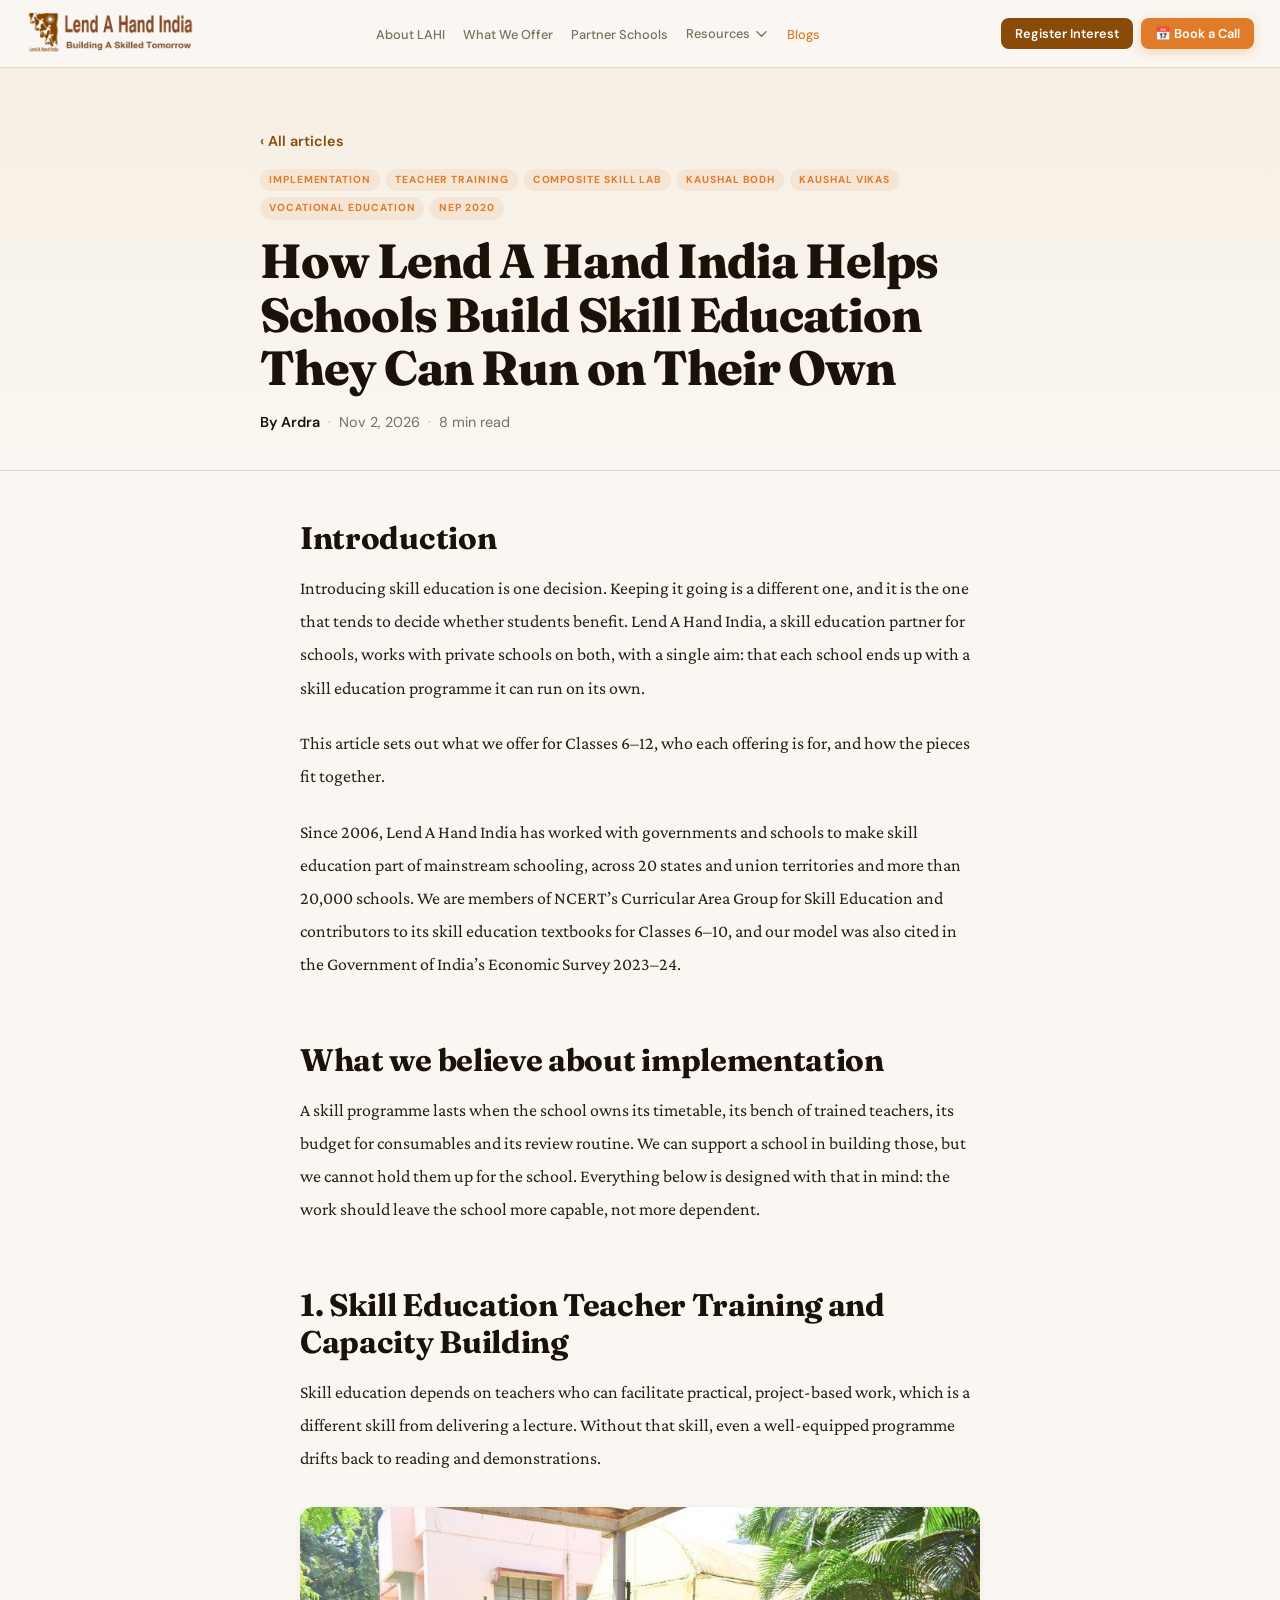
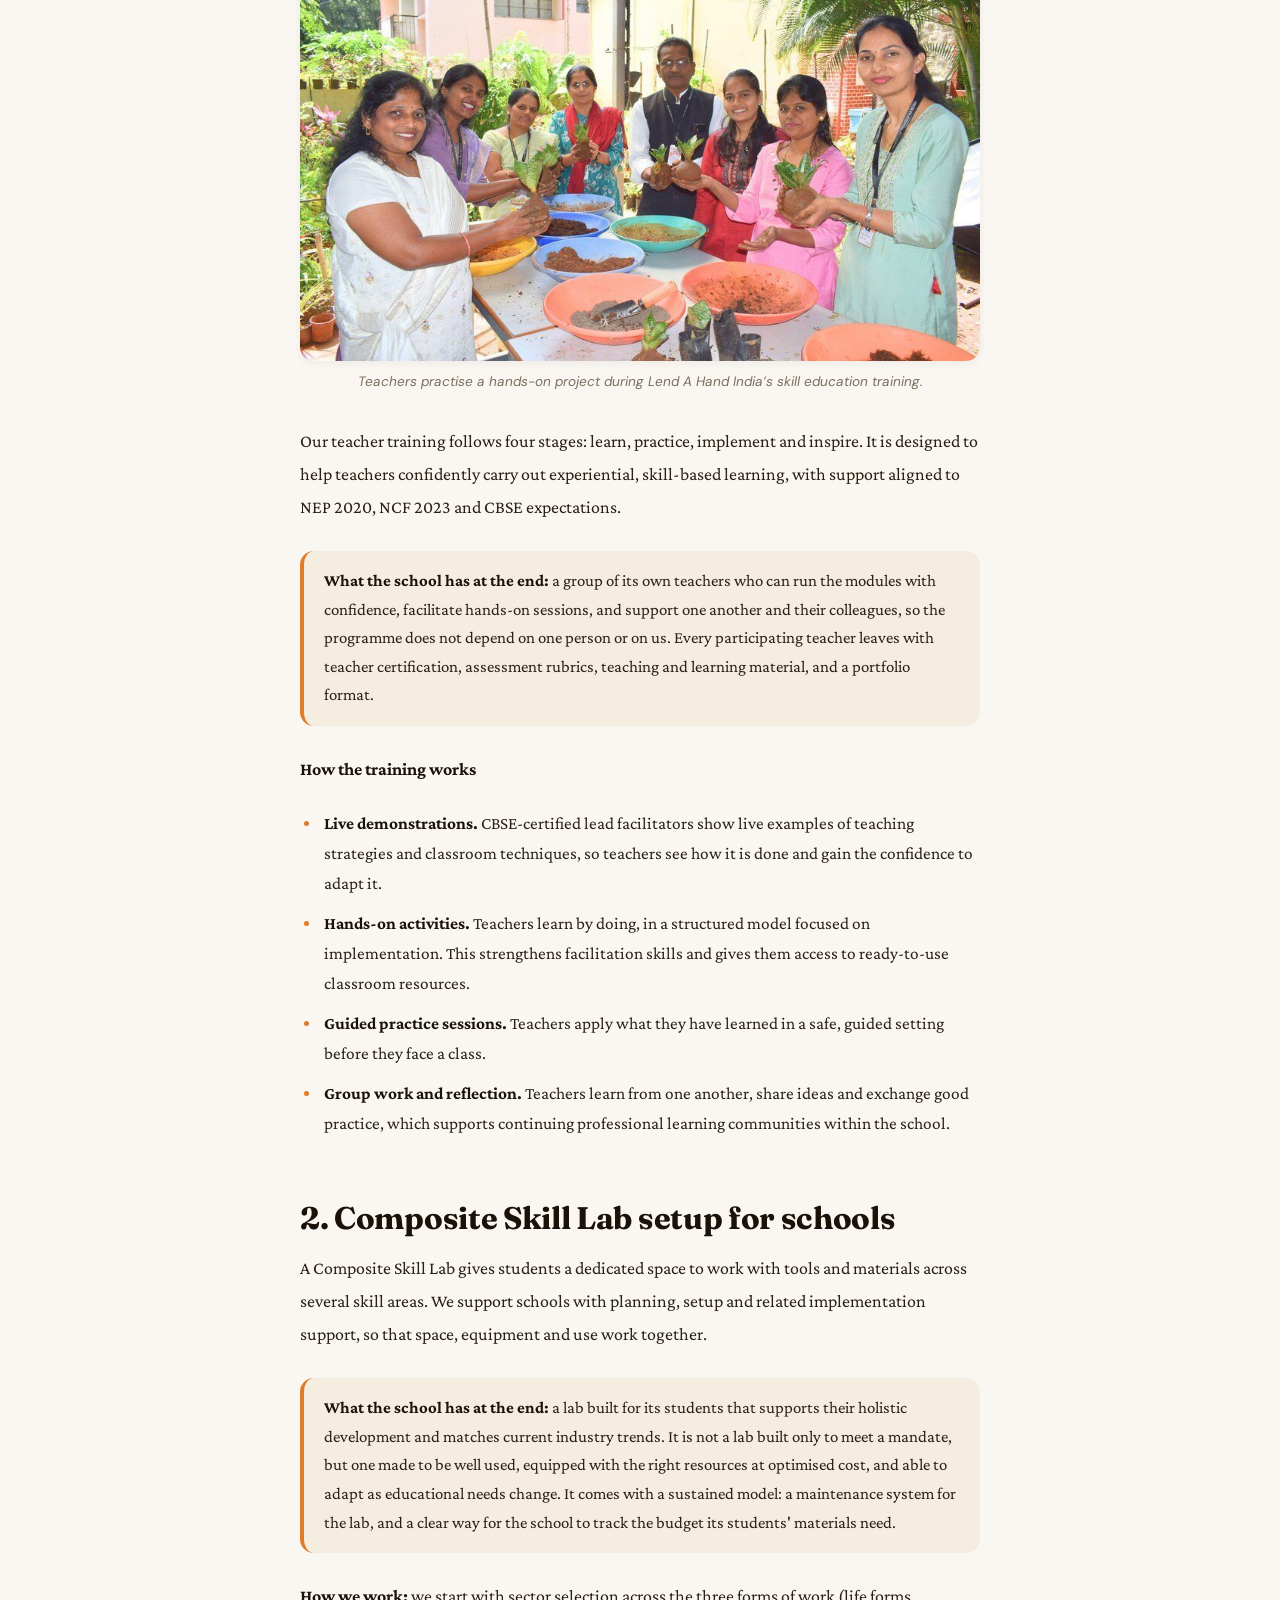
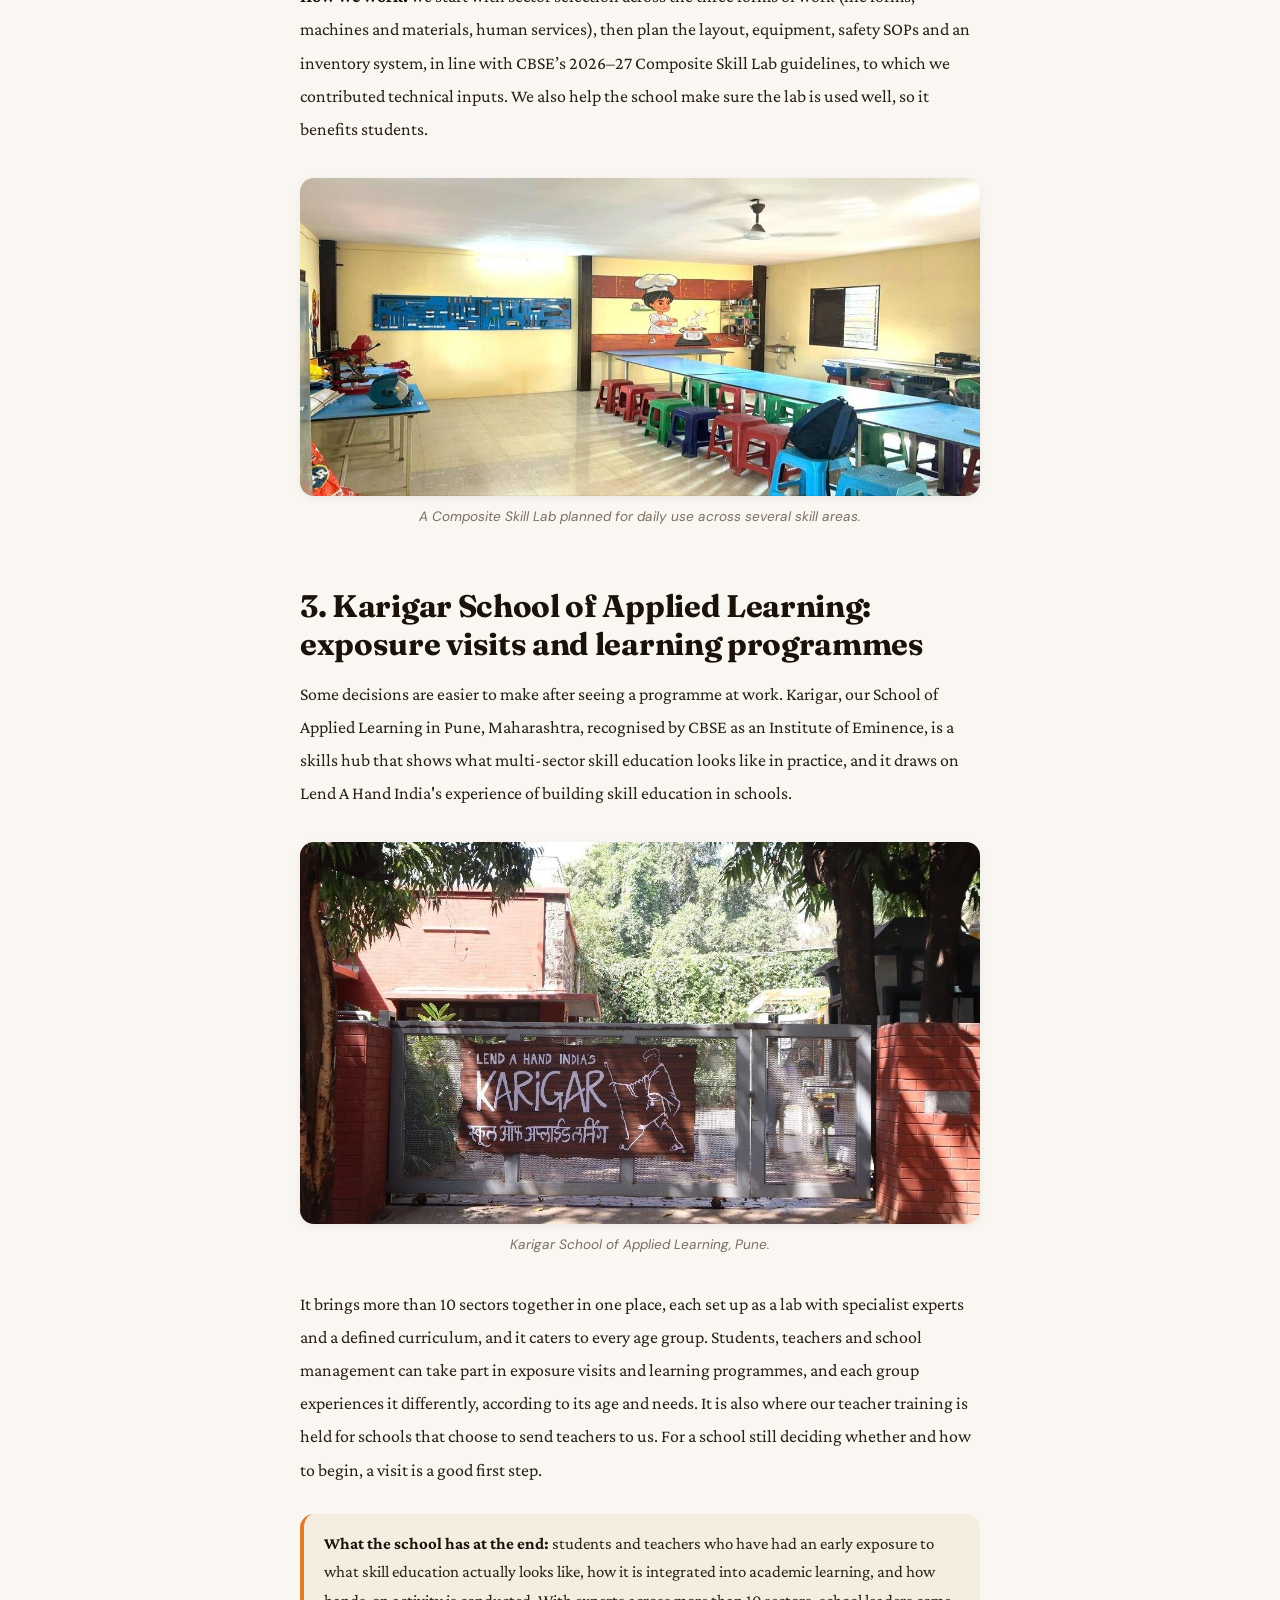
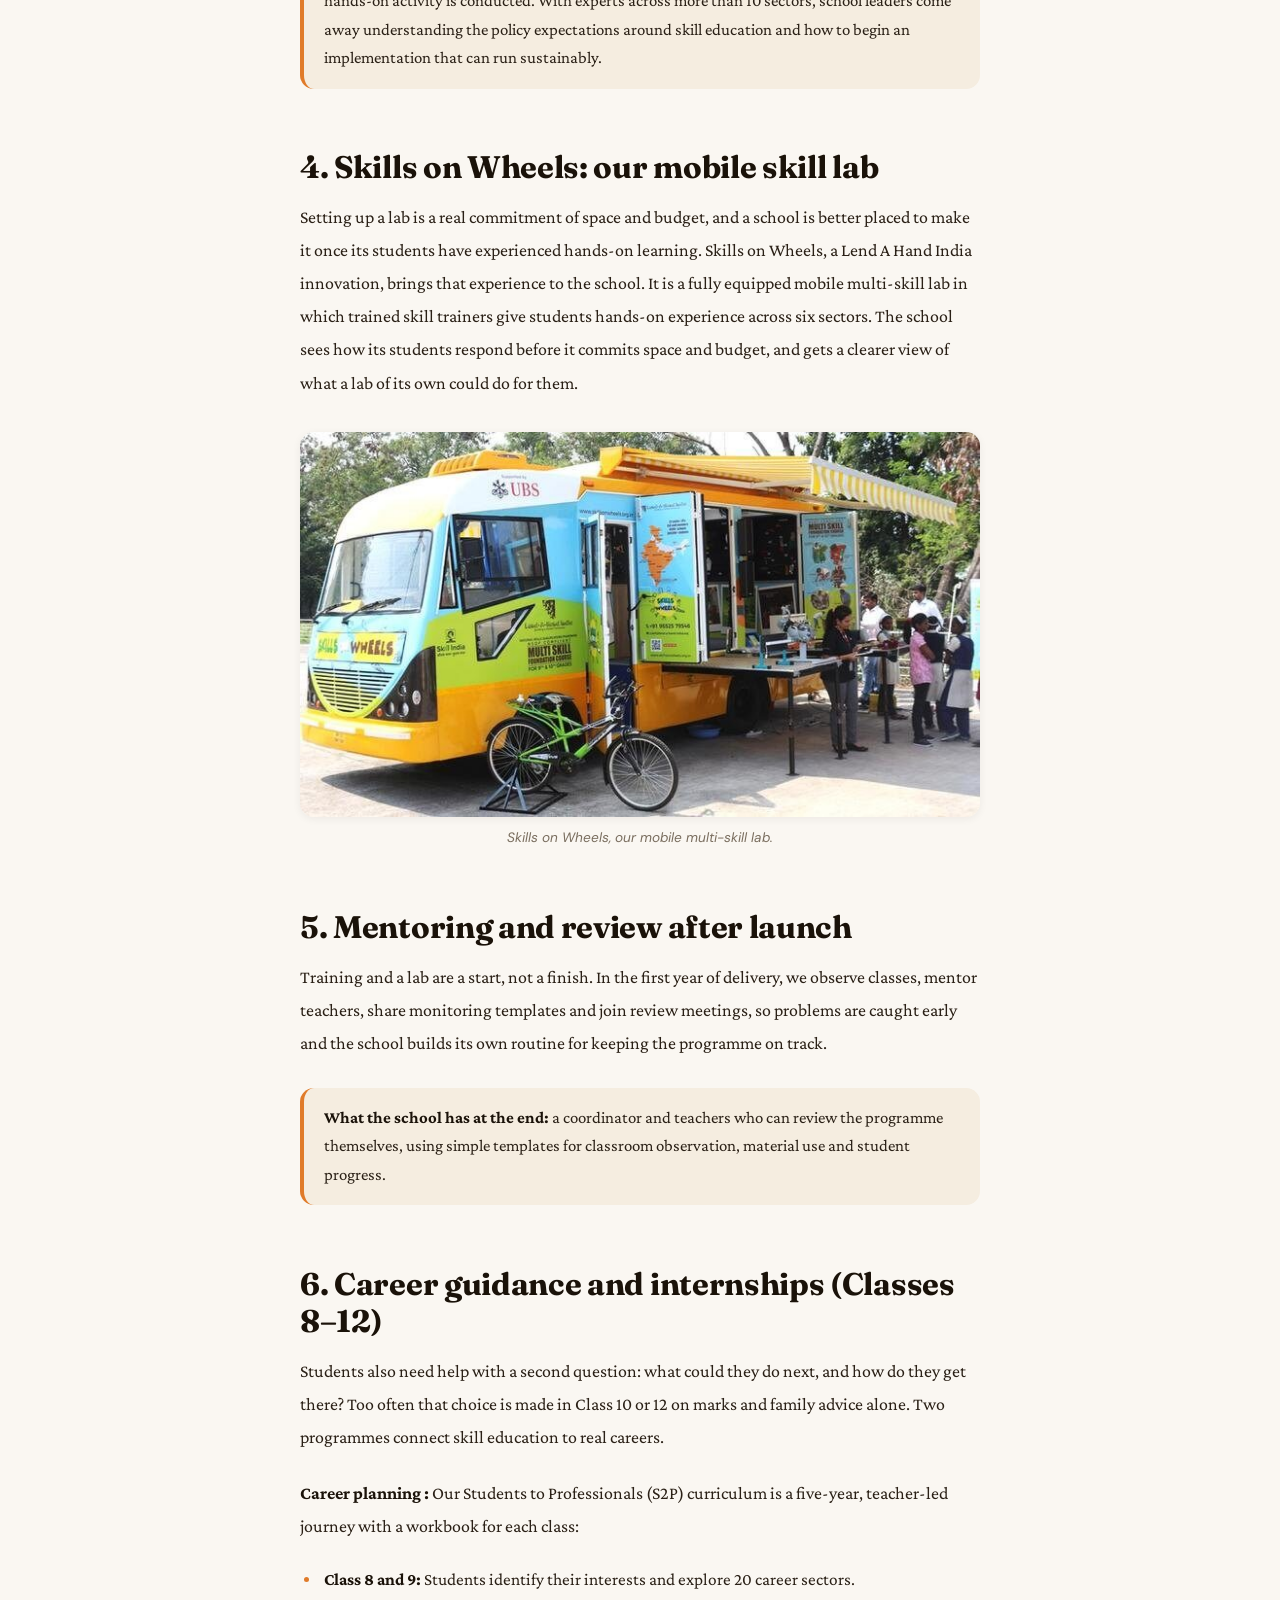
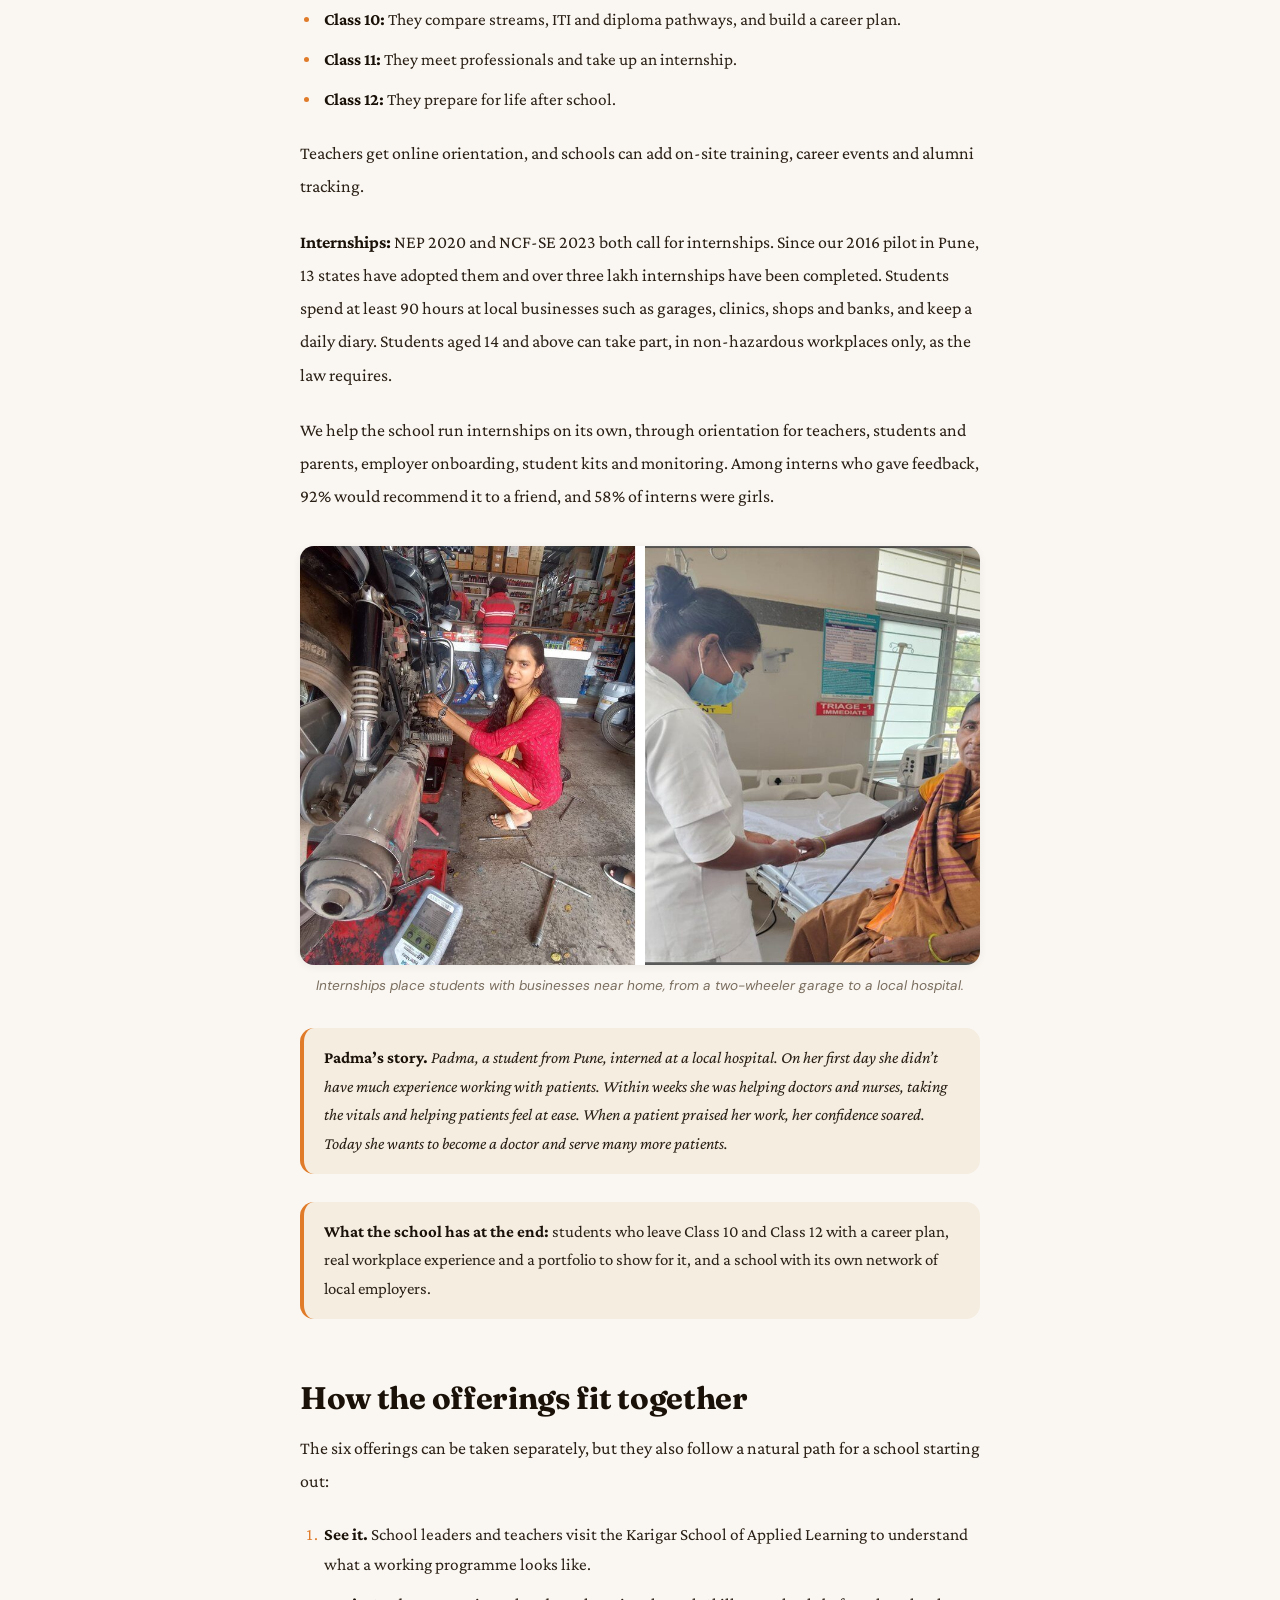
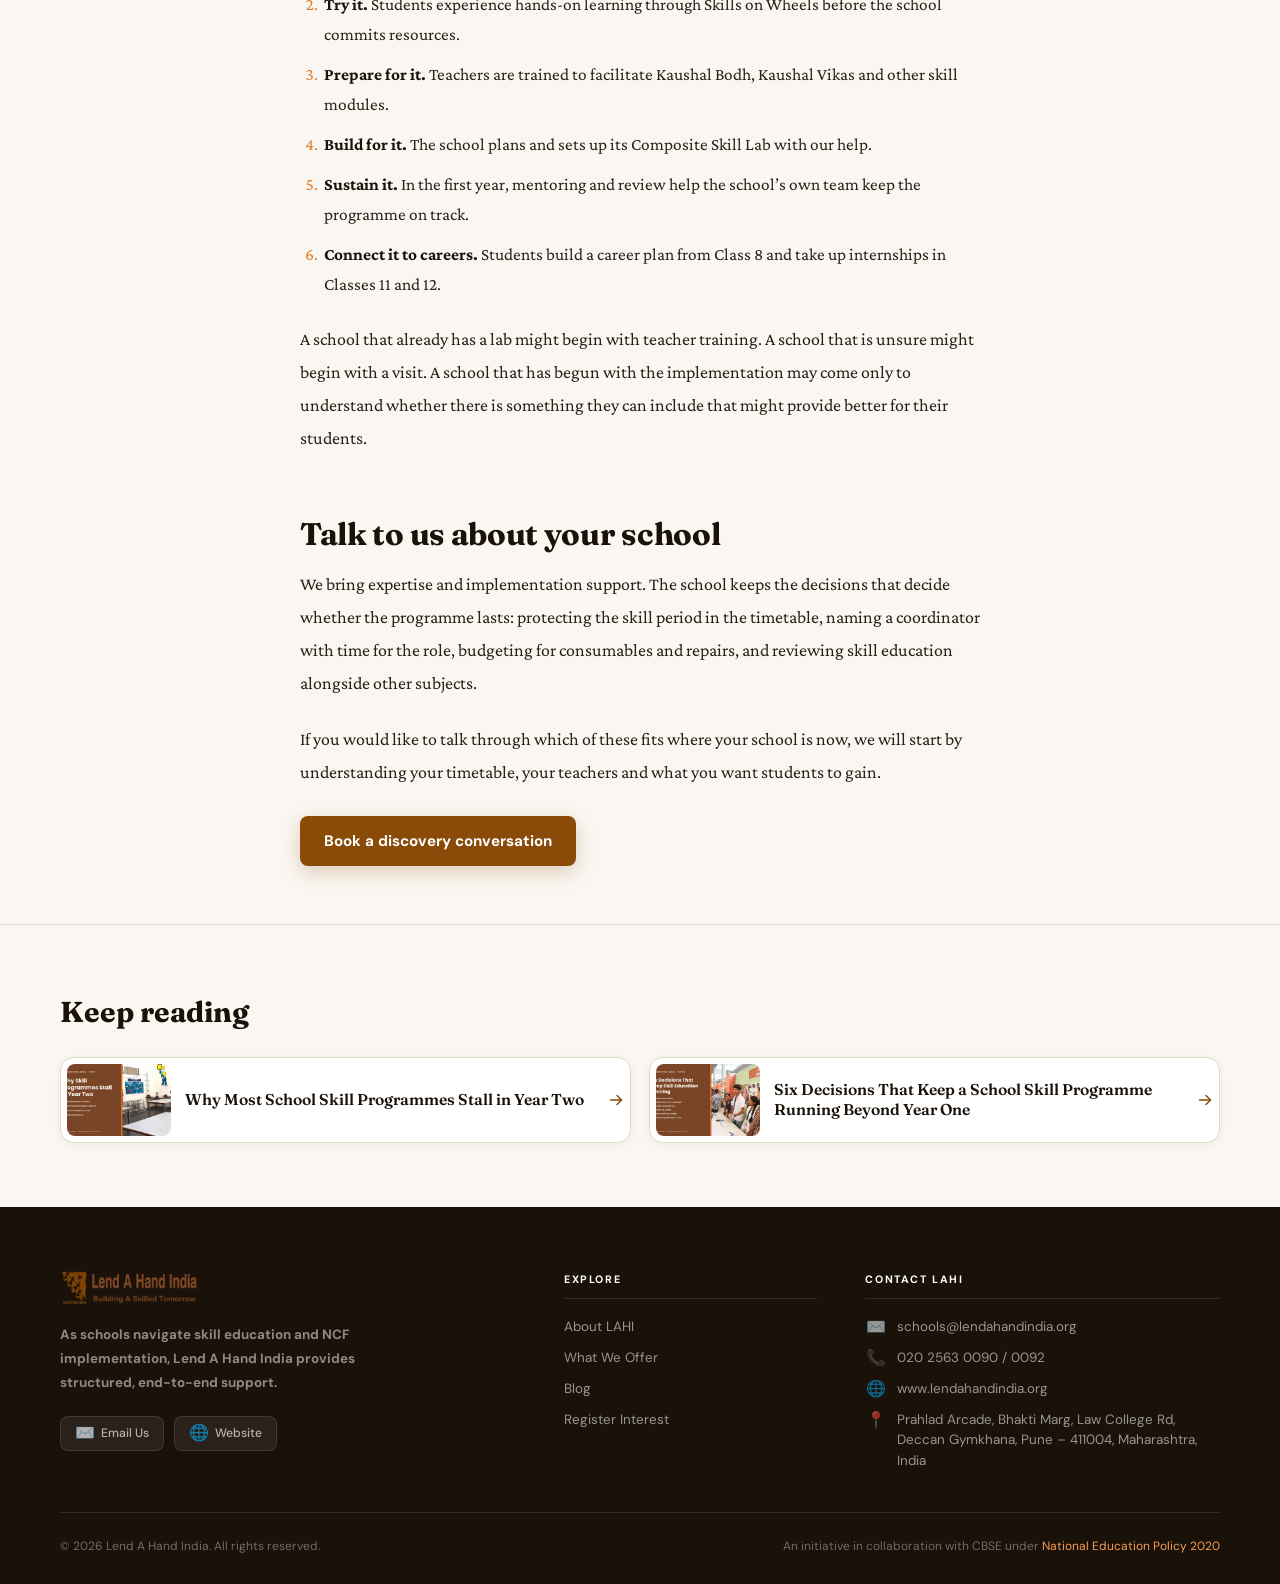
<file: blog/skill-education-partner-for-schools/index.html>
<!doctype html>
<html lang="en">
<head>
  <meta charset="UTF-8" />
  <link rel="icon" href="../../favicon.ico" sizes="16x16 32x32 48x48" />
  <link rel="icon" type="image/png" sizes="32x32" href="../../assets/favicon-32x32.png" />
  <link rel="apple-touch-icon" sizes="180x180" href="../../assets/apple-touch-icon.png" />
  <meta name="viewport" content="width=device-width, initial-scale=1.0" />
  <title>Skill Education Partner for Schools: Teacher Training, Skill Labs and Internships | Lend A Hand India</title>
  <meta name="description" content="Lend A Hand India is a skill education partner for schools: teacher training, Composite Skill Lab setup, career guidance and internships your school can run on its own." />
  <meta name="robots" content="index,follow" />
  <link rel="canonical" href="https://lahiforschools.lendahandindia.org/blog/skill-education-partner-for-schools/" />
  <meta property="og:type" content="article" />
  <meta property="og:site_name" content="Lend A Hand India" />
  <meta property="og:locale" content="en_IN" />
  <meta property="og:title" content="Skill Education Partner for Schools: Teacher Training, Skill Labs and Internships" />
  <meta property="og:description" content="Lend A Hand India is a skill education partner for schools: teacher training, Composite Skill Lab setup, career guidance and internships your school can run on its own." />
  <meta property="og:url" content="https://lahiforschools.lendahandindia.org/blog/skill-education-partner-for-schools/" />
  <meta property="og:image" content="https://lahiforschools.lendahandindia.org/assets/blog/skill-education-partner-for-schools-banner.jpg" />
  <meta property="article:published_time" content="2026-11-02" />
  <meta property="article:author" content="Ardra" />
  <meta property="article:section" content="Implementation" />
  <meta name="twitter:card" content="summary_large_image" />
  <meta name="twitter:title" content="Skill Education Partner for Schools: Teacher Training, Skill Labs and Internships" />
  <meta name="twitter:description" content="Lend A Hand India is a skill education partner for schools: teacher training, Composite Skill Lab setup, career guidance and internships your school can run on its own." />
  <meta name="twitter:image" content="https://lahiforschools.lendahandindia.org/assets/blog/skill-education-partner-for-schools-banner.jpg" />
  <link rel="preconnect" href="https://fonts.googleapis.com" />
<link href="https://fonts.googleapis.com/css2?family=Crimson+Pro:ital,wght@0,400;0,600;0,700;1,400;1,600&family=Fraunces:ital,opsz,wght@0,9..144,300;0,9..144,600;0,9..144,800;1,9..144,400&family=DM+Sans:wght@300;400;500;600&display=swap" rel="stylesheet" />
  <link rel="stylesheet" href="../../styles.css" />
  <script type="application/ld+json">{"@context": "https://schema.org", "@type": "BlogPosting", "mainEntityOfPage": {"@type": "WebPage", "@id": "https://lahiforschools.lendahandindia.org/blog/skill-education-partner-for-schools/"}, "url": "https://lahiforschools.lendahandindia.org/blog/skill-education-partner-for-schools/", "headline": "How Lend A Hand India Helps Schools Build Skill Education They Can Run on Their Own", "name": "Skill Education Partner for Schools: Teacher Training, Skill Labs and Internships", "description": "Lend A Hand India is a skill education partner for schools: teacher training, Composite Skill Lab setup, career guidance and internships your school can run on its own.", "image": ["https://lahiforschools.lendahandindia.org/assets/blog/skill-education-partner-for-schools-banner.jpg"], "datePublished": "2026-11-02", "dateModified": "2026-11-02", "author": {"@type": "Person", "name": "Ardra"}, "publisher": {"@type": "Organization", "name": "Lend A Hand India", "logo": {"@type": "ImageObject", "url": "https://lahiforschools.lendahandindia.org/assets/logo-lahi.png"}}, "keywords": "Implementation, Teacher Training, Composite Skill Lab, Kaushal Bodh, Kaushal Vikas, Vocational Education, NEP 2020", "articleSection": "Implementation", "inLanguage": "en-IN"}</script>
  <script type="application/ld+json">{"@context": "https://schema.org", "@type": "BreadcrumbList", "itemListElement": [{"@type": "ListItem", "position": 1, "name": "Home", "item": "https://lahiforschools.lendahandindia.org/"}, {"@type": "ListItem", "position": 2, "name": "Blog", "item": "https://lahiforschools.lendahandindia.org/blog/"}, {"@type": "ListItem", "position": 3, "name": "How Lend A Hand India Helps Schools Build Skill Education They Can Run on Their Own", "item": "https://lahiforschools.lendahandindia.org/blog/skill-education-partner-for-schools/"}]}</script>
</head>
<body class="blog-page">
  <div class="reading-progress" aria-hidden="true"><span id="reading-progress-bar"></span></div>
  <nav>
  <a href="../../index.html" class="nav-logo">
    <img src="../../assets/logo-lahi.png" alt="Lend A Hand India — Building A Skilled Tomorrow" />
  </a>
  <ul class="nav-links">
    <li><a href="../../index.html#about">About LAHI</a></li>
    <li><a href="../../index.html#programmes">What We Offer</a></li>
    <li><a href="../../index.html#partners">Partner Schools</a></li>
    <li class="dropdown" id="resources-dropdown">
      <button class="dropdown-toggle" type="button" aria-expanded="false" aria-controls="resources-dropdown-menu">
        Resources <svg class="dropdown-chevron" width="14" height="14" viewBox="0 0 256 256" aria-hidden="true"><polyline points="48 96 128 176 208 96" fill="none" stroke="currentColor" stroke-linecap="round" stroke-linejoin="round" stroke-width="24"></polyline></svg>
      </button>
      <ul class="dropdown-menu" id="resources-dropdown-menu">
        <li><a href="../../index.html#faq">FAQs</a></li>
        <li><a href="../../index.html#visit">Virtual Tour of Karigar</a></li>
        <li><a href="../../index.html#timetable-gen">Timetable Generator</a></li>
        <li><a href="../../index.html#resources-brochures">Downloadable Brochures</a></li>
        <li><a href="../../index.html#resources-webinars">Webinars</a></li>
        <li><a href="../../index.html#testimonials">Testimonials</a></li>
        <li><a href="../../index.html#gallery-mosaic">Gallery</a></li>
      </ul>
    </li>
    <li><a href="../../blog/" class="is-current-nav">Blogs</a></li>
  </ul>
  <div class="nav-ctas">
    <a href="../../index.html#register" class="nav-cta">Register Interest</a>
    <a href="https://calendar.app.google/NGyU42gqyEWC4U678" target="_blank" rel="noopener" class="nav-cta nav-cta-book">📅 Book a Call</a>
  </div>
  <a href="../../index.html#register-form" class="nav-cta mobile-header-cta">Register Interest</a>
  <button class="nav-hamburger" id="hamburger" aria-label="Open menu" aria-expanded="false" aria-controls="mobile-nav">
    <span></span><span></span><span></span>
  </button>
</nav>
<div class="mobile-nav-overlay" id="mobile-nav">
  <a href="../../index.html#about" class="mobile-nav-link">About LAHI</a>
  <a href="../../index.html#programmes" class="mobile-nav-link">What We Offer</a>
  <a href="../../index.html#partners" class="mobile-nav-link">Partner Schools</a>
  <div class="mobile-nav-dropdown">
    <button class="mobile-nav-link mobile-dropdown-toggle" type="button" aria-expanded="false" aria-controls="mobile-resources-menu">
      Resources <svg class="mobile-dropdown-chevron" width="14" height="14" viewBox="0 0 256 256" aria-hidden="true"><polyline points="48 96 128 176 208 96" fill="none" stroke="currentColor" stroke-linecap="round" stroke-linejoin="round" stroke-width="24"></polyline></svg>
    </button>
    <div class="mobile-dropdown-menu" id="mobile-resources-menu">
      <a href="../../index.html#faq" class="mobile-sub-nav-link">FAQs</a>
      <a href="../../index.html#visit" class="mobile-sub-nav-link">Virtual Tour of Karigar</a>
      <a href="../../index.html#timetable-gen" class="mobile-sub-nav-link">Timetable Generator</a>
      <a href="../../index.html#resources-brochures" class="mobile-sub-nav-link">Downloadable Brochures</a>
      <a href="../../index.html#resources-webinars" class="mobile-sub-nav-link">Webinars</a>
      <a href="../../index.html#testimonials" class="mobile-sub-nav-link">Testimonials</a>
      <a href="../../index.html#gallery-mosaic" class="mobile-sub-nav-link">Gallery</a>
    </div>
  </div>
  <a href="../../blog/" class="mobile-nav-link">Blogs</a>
  <a href="../../index.html#register-form" class="mobile-cta mobile-nav-link">Register Interest</a>
  <a href="https://calendar.app.google/NGyU42gqyEWC4U678" target="_blank" rel="noopener" class="mobile-cta mobile-cta-book mobile-nav-link">📅 Book a Call</a>
</div>
  <main>
    <article class="article">
      <header class="article-hero">
        <div class="article-hero-inner reveal">
          <a class="article-back" href="../">‹ All articles</a>
          <div class="blog-tags"><span class="blog-tag">Implementation</span><span class="blog-tag">Teacher Training</span><span class="blog-tag">Composite Skill Lab</span><span class="blog-tag">Kaushal Bodh</span><span class="blog-tag">Kaushal Vikas</span><span class="blog-tag">Vocational Education</span><span class="blog-tag">NEP 2020</span></div>
          <h1 class="article-title">How Lend A Hand India Helps Schools Build Skill Education They Can Run on Their Own</h1>
          <div class="article-byline">
            <span class="article-author">By Ardra</span>
            <span class="article-dot">·</span>
            <span>Nov 2, 2026</span>
            <span class="article-dot">·</span>
            <span>8 min read</span>
          </div>
        </div>
      </header>
      <div class="article-body">
        <h2><strong>Introduction</strong></h2>
<p>Introducing skill education is one decision. Keeping it going is a different one, and it is the one that tends to decide whether students benefit. Lend A Hand India, a skill education partner for schools, works with private schools on both, with a single aim: that each school ends up with a skill education programme it can run on its own.</p>
<p>This article sets out what we offer for Classes 6–12, who each offering is for, and how the pieces fit together.</p>
<p>Since 2006, Lend A Hand India has worked with governments and schools to make skill education part of mainstream schooling, across 20 states and union territories and more than 20,000 schools. We are members of NCERT’s Curricular Area Group for Skill Education and contributors to its skill education textbooks for Classes 6–10, and our model was also cited in the Government of India’s Economic Survey 2023–24.</p>
<h2><strong>What we believe about implementation</strong></h2>
<p>A skill programme lasts when the school owns its timetable, its bench of trained teachers, its budget for consumables and its review routine. We can support a school in building those, but we cannot hold them up for the school. Everything below is designed with that in mind: the work should leave the school more capable, not more dependent.</p>
<h2><strong>1. Skill Education Teacher Training and Capacity Building</strong></h2>
<p>Skill education depends on teachers who can facilitate practical, project-based work, which is a different skill from delivering a lecture. Without that skill, even a well-equipped programme drifts back to reading and demonstrations.</p>
<figure class="article-figure"><img src="../../assets/blog/skill-education-partner-for-schools-01.jpg" alt="Teachers practise a hands-on project during Lend A Hand India’s skill education training." width="900" height="600" loading="lazy" decoding="async"><figcaption>Teachers practise a hands-on project during Lend A Hand India’s skill education training.</figcaption></figure>
<p>Our teacher training follows four stages: learn, practice, implement and inspire. It is designed to help teachers confidently carry out experiential, skill-based learning, with support aligned to NEP 2020, NCF 2023 and CBSE expectations.</p>
<aside class="article-callout"><p><strong>What the school has at the end:</strong> a group of its own teachers who can run the modules with confidence, facilitate hands-on sessions, and support one another and their colleagues, so the programme does not depend on one person or on us. Every participating teacher leaves with teacher certification, assessment rubrics, teaching and learning material, and a portfolio format.</p></aside>
<p><strong>How the training works</strong></p>
<ul class="article-list"><li><strong>Live demonstrations.</strong> CBSE-certified lead facilitators show live examples of teaching strategies and classroom techniques, so teachers see how it is done and gain the confidence to adapt it.</li><li><strong>Hands-on activities.</strong> Teachers learn by doing, in a structured model focused on implementation. This strengthens facilitation skills and gives them access to ready-to-use classroom resources.</li><li><strong>Guided practice sessions.</strong> Teachers apply what they have learned in a safe, guided setting before they face a class.</li><li><strong>Group work and reflection.</strong> Teachers learn from one another, share ideas and exchange good practice, which supports continuing professional learning communities within the school.</li></ul>
<h2><strong>2. Composite Skill Lab setup for schools</strong></h2>
<p>A Composite Skill Lab gives students a dedicated space to work with tools and materials across several skill areas. We support schools with planning, setup and related implementation support, so that space, equipment and use work together.</p>
<aside class="article-callout"><p><strong>What the school has at the end: </strong>a lab built for its students that supports their holistic development and matches current industry trends. It is not a lab built only to meet a mandate, but one made to be well used, equipped with the right resources at optimised cost, and able to adapt as educational needs change. It comes with a sustained model: a maintenance system for the lab, and a clear way for the school to track the budget its students' materials need.</p></aside>
<p><strong>How we work: </strong>we start with sector selection across the three forms of work (life forms, machines and materials, human services), then plan the layout, equipment, safety SOPs and an inventory system, in line with CBSE’s 2026–27 Composite Skill Lab guidelines, to which we contributed technical inputs. We also help the school make sure the lab is used well, so it benefits students.</p>
<figure class="article-figure"><img src="../../assets/blog/skill-education-partner-for-schools-02.jpg" alt="A Composite Skill Lab planned for daily use across several skill areas." width="1200" height="562" loading="lazy" decoding="async"><figcaption>A Composite Skill Lab planned for daily use across several skill areas.</figcaption></figure>
<h2><strong>3. Karigar School of Applied Learning: exposure visits and learning programmes</strong></h2>
<p>Some decisions are easier to make after seeing a programme at work. Karigar, our School of Applied Learning in Pune, Maharashtra, recognised by CBSE as an Institute of Eminence, is a skills hub that shows what multi-sector skill education looks like in practice, and it draws on Lend A Hand India's experience of building skill education in schools.</p>
<figure class="article-figure"><img src="../../assets/blog/skill-education-partner-for-schools-03.jpg" alt="Karigar School of Applied Learning, Pune." width="1128" height="633" loading="lazy" decoding="async"><figcaption>Karigar School of Applied Learning, Pune.</figcaption></figure>
<p>It brings more than 10 sectors together in one place, each set up as a lab with specialist experts and a defined curriculum, and it caters to every age group. Students, teachers and school management can take part in exposure visits and learning programmes, and each group experiences it differently, according to its age and needs. It is also where our teacher training is held for schools that choose to send teachers to us. For a school still deciding whether and how to begin, a visit is a good first step.</p>
<aside class="article-callout"><p><strong>What the school has at the end:</strong> students and teachers who have had an early exposure to what skill education actually looks like, how it is integrated into academic learning, and how hands-on activity is conducted. With experts across more than 10 sectors, school leaders come away understanding the policy expectations around skill education and how to begin an implementation that can run sustainably.</p></aside>
<h2><strong>4. Skills on Wheels: our mobile skill lab</strong></h2>
<p>Setting up a lab is a real commitment of space and budget, and a school is better placed to make it once its students have experienced hands-on learning. Skills on Wheels, a Lend A Hand India innovation, brings that experience to the school. It is a fully equipped mobile multi-skill lab in which trained skill trainers give students hands-on experience across six sectors. The school sees how its students respond before it commits space and budget, and gets a clearer view of what a lab of its own could do for them.</p>
<figure class="article-figure"><img src="../../assets/blog/skill-education-partner-for-schools-04.jpg" alt="Skills on Wheels, our mobile multi-skill lab." width="699" height="396" loading="lazy" decoding="async"><figcaption>Skills on Wheels, our mobile multi-skill lab.</figcaption></figure>
<h2><strong>5. Mentoring and review after launch</strong></h2>
<p>Training and a lab are a start, not a finish. In the first year of delivery, we observe classes, mentor teachers, share monitoring templates and join review meetings, so problems are caught early and the school builds its own routine for keeping the programme on track.</p>
<aside class="article-callout"><p><strong>What the school has at the end: </strong>a coordinator and teachers who can review the programme themselves, using simple templates for classroom observation, material use and student progress.</p></aside>
<h2><strong>6. Career guidance and internships (Classes 8–12)</strong></h2>
<p>Students also need help with a second question: what could they do next, and how do they get there? Too often that choice is made in Class 10 or 12 on marks and family advice alone. Two programmes connect skill education to real careers.</p>
<p><strong>Career planning </strong><strong>:</strong> Our Students to Professionals (S2P) curriculum is a five-year, teacher-led journey with a workbook for each class:</p>
<ul class="article-list"><li><strong>Class 8 and 9:</strong> Students identify their interests and explore 20 career sectors.</li><li><strong>Class 10:</strong> They compare streams, ITI and diploma pathways, and build a career plan.</li><li><strong>Class 11:</strong> They meet professionals and take up an internship.</li><li><strong>Class 12:</strong> They prepare for life after school.</li></ul>
<p>Teachers get online orientation, and schools can add on-site training, career events and alumni tracking.</p>
<p><strong>Internships: </strong>NEP 2020 and NCF-SE 2023 both call for internships. Since our 2016 pilot in Pune, 13 states have adopted them and over three lakh internships have been completed. Students spend at least 90 hours at local businesses such as garages, clinics, shops and banks, and keep a daily diary. Students aged 14 and above can take part, in non-hazardous workplaces only, as the law requires.</p>
<p>We help the school run internships on its own, through orientation for teachers, students and parents, employer onboarding, student kits and monitoring. Among interns who gave feedback, 92% would recommend it to a friend, and 58% of interns were girls.</p>
<figure class="article-figure"><img src="../../assets/blog/skill-education-partner-for-schools-05.jpg" alt="Internships place students with businesses near home, from a two-wheeler garage to a local hospital." width="1136" height="700" loading="lazy" decoding="async"><figcaption>Internships place students with businesses near home, from a two-wheeler garage to a local hospital.</figcaption></figure>
<aside class="article-callout"><p><strong>Padma’s story. </strong><em>Padma, a student from Pune, interned at a local hospital. On her first day she didn’t have much experience working with patients. Within weeks she was helping doctors and nurses, taking the vitals and helping patients feel at ease. When a patient praised her work, her confidence soared. Today she wants to become a doctor and serve many more patients. </em></p></aside>
<aside class="article-callout"><p><strong>What the school has at the end: </strong>students who leave Class 10 and Class 12 with a career plan, real workplace experience and a portfolio to show for it, and a school with its own network of local employers.</p></aside>
<h2><strong>How the offerings fit together</strong></h2>
<p>The six offerings can be taken separately, but they also follow a natural path for a school starting out:</p>
<ol class="article-list"><li><strong>See it.</strong> School leaders and teachers visit the Karigar School of Applied Learning to understand what a working programme looks like.</li><li><strong>Try it.</strong> Students experience hands-on learning through Skills on Wheels before the school commits resources.</li><li><strong>Prepare for it.</strong> Teachers are trained to facilitate Kaushal Bodh, Kaushal Vikas and other skill modules.</li><li><strong>Build for it.</strong> The school plans and sets up its Composite Skill Lab with our help.</li><li><strong>Sustain it.</strong> In the first year, mentoring and review help the school’s own team keep the programme on track.</li><li><strong>Connect it to careers.</strong> Students build a career plan from Class 8 and take up internships in Classes 11 and 12.</li></ol>
<p>A school that already has a lab might begin with teacher training. A school that is unsure might begin with a visit. A school that has begun with the implementation may come only to understand whether there is something they can include that might provide better for their students.</p>
<h2><strong>Talk to us about your school</strong></h2>
<p>We bring expertise and implementation support. The school keeps the decisions that decide whether the programme lasts: protecting the skill period in the timetable, naming a coordinator with time for the role, budgeting for consumables and repairs, and reviewing skill education alongside other subjects.</p>
<p>If you would like to talk through which of these fits where your school is now, we will start by understanding your timetable, your teachers and what you want students to gain.</p>
<div class="article-inline-cta"><a class="btn-primary" href="https://calendar.app.google/NGyU42gqyEWC4U678" target="_blank" rel="noopener">Book a discovery conversation</a></div>
      </div>
    </article>
    <section class="related-wrap" id="keep-reading">
      <div class="section-inner reveal">
        <h2 class="related-heading">Keep reading</h2>
        <div class="related-grid"><a class="related-card" href="../why-school-skill-programmes-stall-year-two/"><img class="related-thumb" src="../../assets/blog/why-school-skill-programmes-stall-year-two-banner.jpg" alt="Why Most School Skill Programmes Stall in Year Two" loading="lazy" decoding="async"><span class="related-text"><span class="related-title">Why Most School Skill Programmes Stall in Year Two</span></span><span class="related-arrow" aria-hidden="true"><svg width="16" height="16" viewBox="0 0 256 256"><line x1="40" y1="128" x2="216" y2="128" fill="none" stroke="currentColor" stroke-linecap="round" stroke-linejoin="round" stroke-width="24"></line><polyline points="144 56 216 128 144 200" fill="none" stroke="currentColor" stroke-linecap="round" stroke-linejoin="round" stroke-width="24"></polyline></svg></span></a><a class="related-card" href="../sustaining-skill-education-in-schools/"><img class="related-thumb" src="../../assets/blog/sustaining-skill-education-in-schools-banner.jpg" alt="Six Decisions That Keep a School Skill Programme Running Beyond Year One" loading="lazy" decoding="async"><span class="related-text"><span class="related-title">Six Decisions That Keep a School Skill Programme Running Beyond Year One</span></span><span class="related-arrow" aria-hidden="true"><svg width="16" height="16" viewBox="0 0 256 256"><line x1="40" y1="128" x2="216" y2="128" fill="none" stroke="currentColor" stroke-linecap="round" stroke-linejoin="round" stroke-width="24"></line><polyline points="144 56 216 128 144 200" fill="none" stroke="currentColor" stroke-linecap="round" stroke-linejoin="round" stroke-width="24"></polyline></svg></span></a></div>
      </div>
    </section>
  </main>
  <div class="next-nudge" id="next-nudge" data-related="keep-reading" hidden>
    <a class="next-nudge-link" href="../why-school-skill-programmes-stall-year-two/">
      <span class="next-nudge-text">
        <span class="next-nudge-label">Up next</span>
        <span class="next-nudge-title">Why Most School Skill Programmes Stall in Year Two</span>
      </span>
      <span class="next-nudge-arrow" aria-hidden="true"><svg width="16" height="16" viewBox="0 0 256 256"><line x1="40" y1="128" x2="216" y2="128" fill="none" stroke="currentColor" stroke-linecap="round" stroke-linejoin="round" stroke-width="24"></line><polyline points="144 56 216 128 144 200" fill="none" stroke="currentColor" stroke-linecap="round" stroke-linejoin="round" stroke-width="24"></polyline></svg></span>
    </a>
    <button class="next-nudge-close" type="button" aria-label="Dismiss">&times;</button>
  </div>
  <footer>
  <div class="footer-inner">
    <div class="footer-top">
      <div class="footer-brand">
        <img src="../../assets/logo-lahi.png" alt="Lend A Hand India" class="logo-img" />
        <p><strong>As schools navigate skill education and NCF implementation, Lend A Hand India provides structured, end-to-end support.</strong></p>
        <div class="footer-social">
          <a href="mailto:schools@lendahandindia.org" class="footer-badge"><span class="footer-badge-icon" aria-hidden="true">✉️</span> Email Us</a>
          <a href="http://www.lendahandindia.org" target="_blank" class="footer-badge"><span class="footer-badge-icon" aria-hidden="true">🌐</span> Website</a>
        </div>
      </div>
      <div class="footer-col">
        <h4>Explore</h4>
        <ul>
          <li><a href="../../index.html#about">About LAHI</a></li>
          <li><a href="../../index.html#programmes">What We Offer</a></li>
          <li><a href="../../blog/">Blog</a></li>
          <li><a href="../../index.html#register">Register Interest</a></li>
        </ul>
      </div>
      <div class="footer-col">
        <h4>Contact LAHI</h4>
        <ul>
          <li><span class="footer-contact-icon">✉️</span> <a href="mailto:schools@lendahandindia.org">schools@lendahandindia.org</a></li>
          <li><span class="footer-contact-icon">📞</span> <a href="tel:02025630090">020 2563 0090 / 0092</a></li>
          <li><span class="footer-contact-icon">🌐</span> <a href="http://www.lendahandindia.org" target="_blank">www.lendahandindia.org</a></li>
          <li class="footer-address"><span class="footer-contact-icon">📍</span> <span>Prahlad Arcade, Bhakti Marg, Law College Rd, Deccan Gymkhana, Pune – 411004, Maharashtra, India</span></li>
        </ul>
      </div>
    </div>
    <div class="footer-bottom">
      <p>© 2026 Lend A Hand India. All rights reserved.</p>
      <p>An initiative in collaboration with CBSE under <a href="../../index.html#policy">National Education Policy 2020</a></p>
    </div>
  </div>
</footer>
  <script src="../../blog/blog.js"></script>
</body>
</html>
</file>
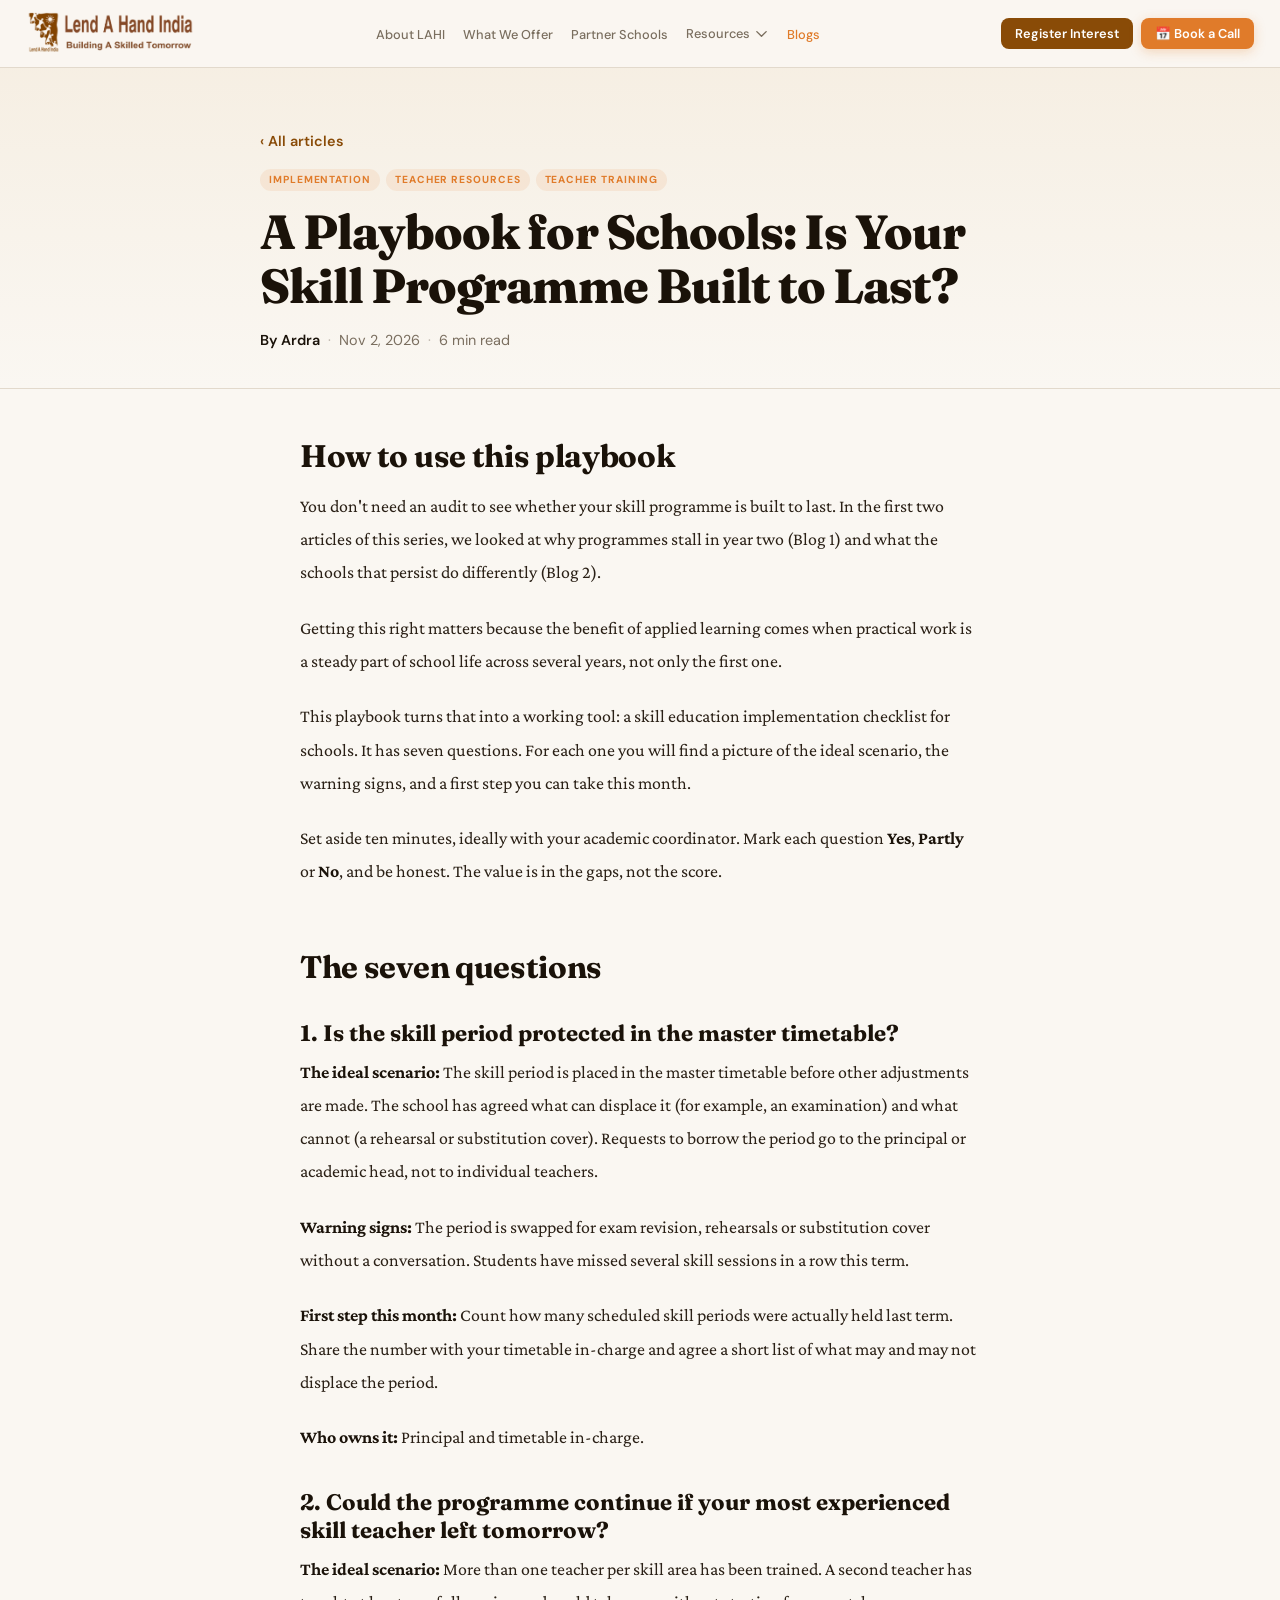
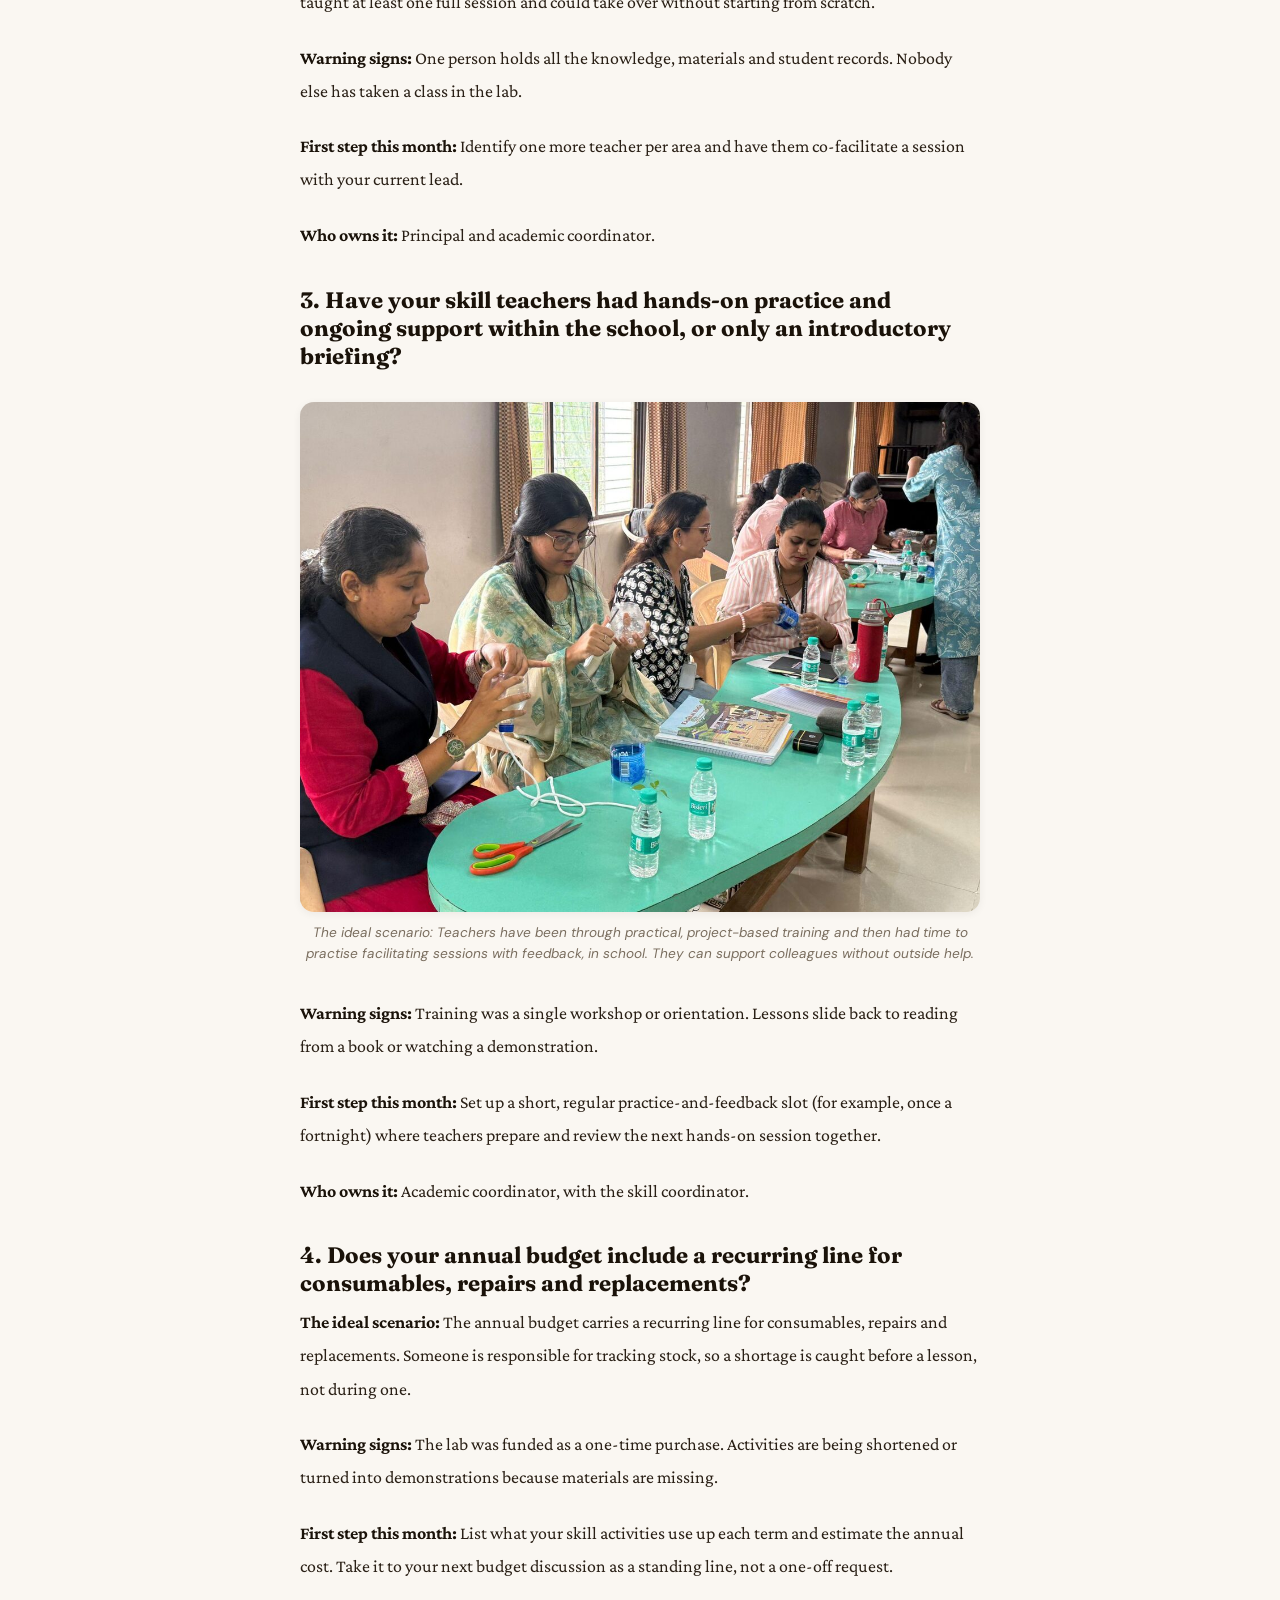
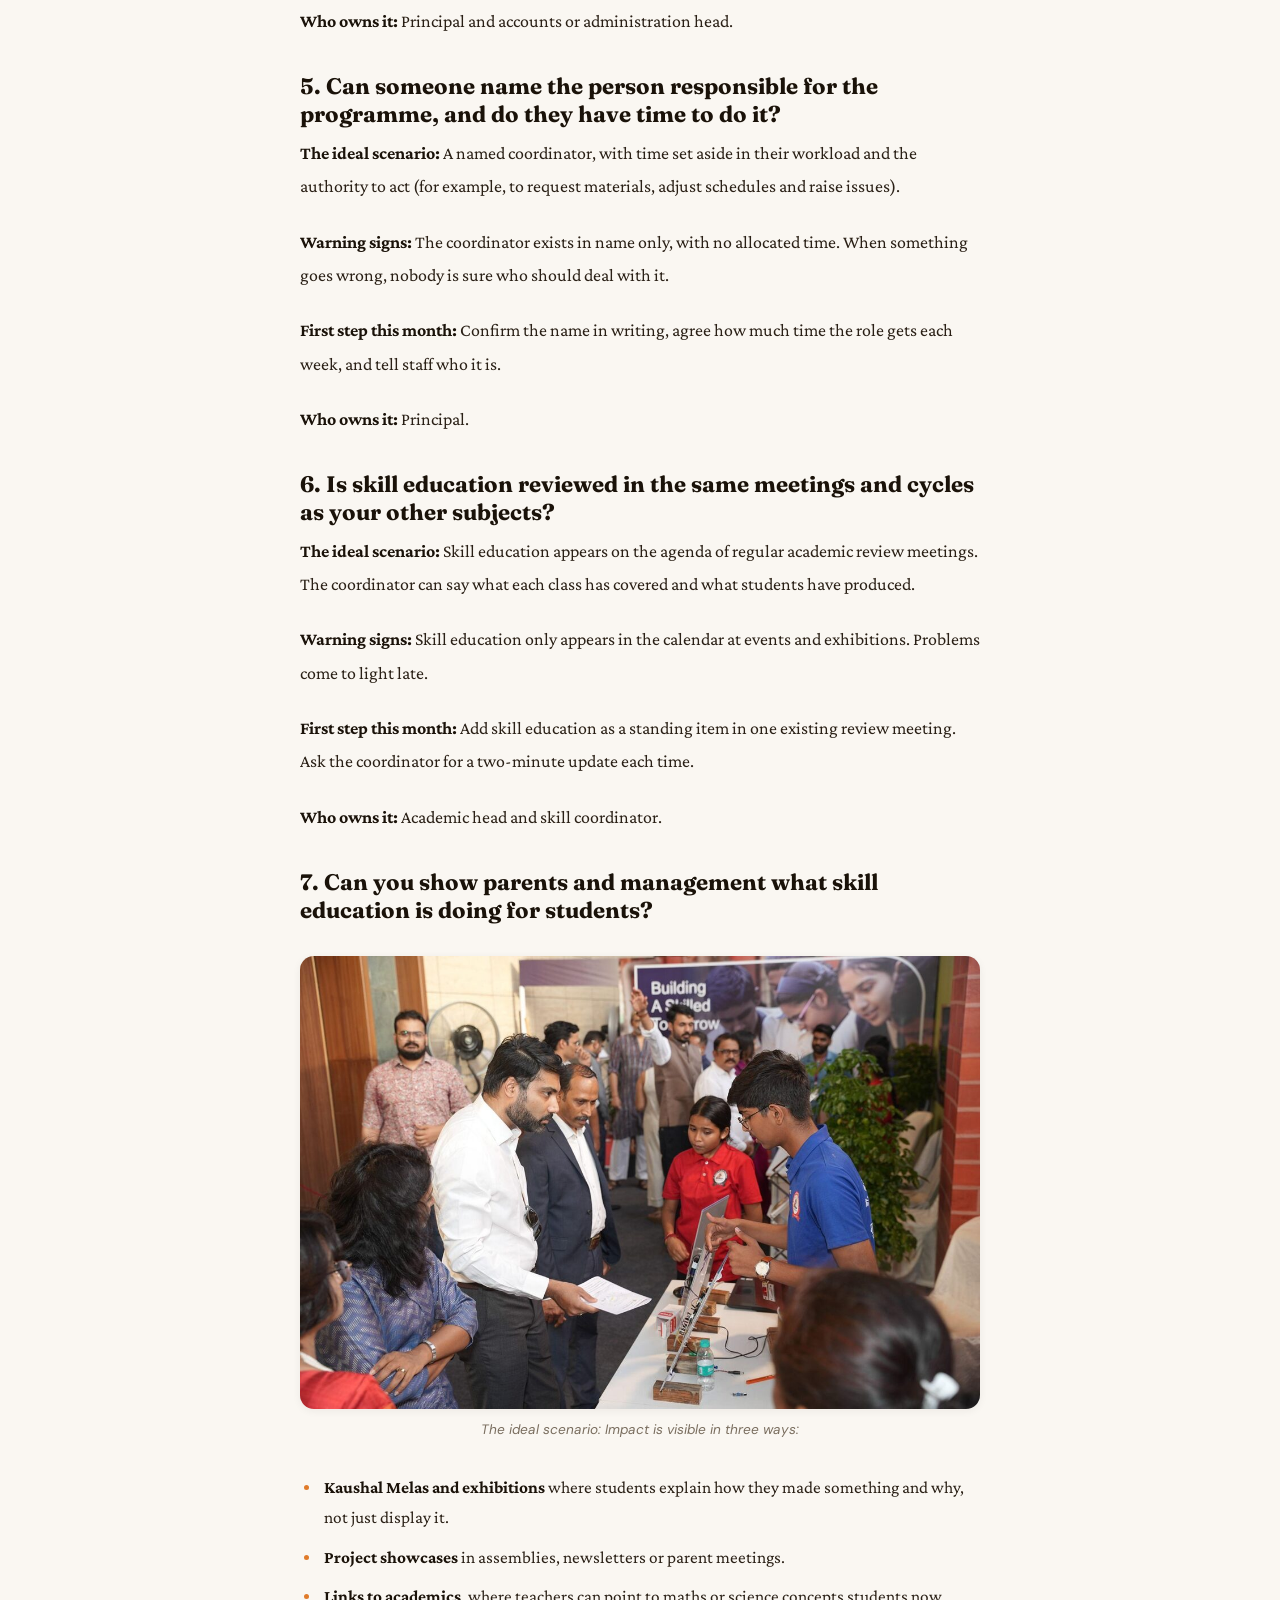
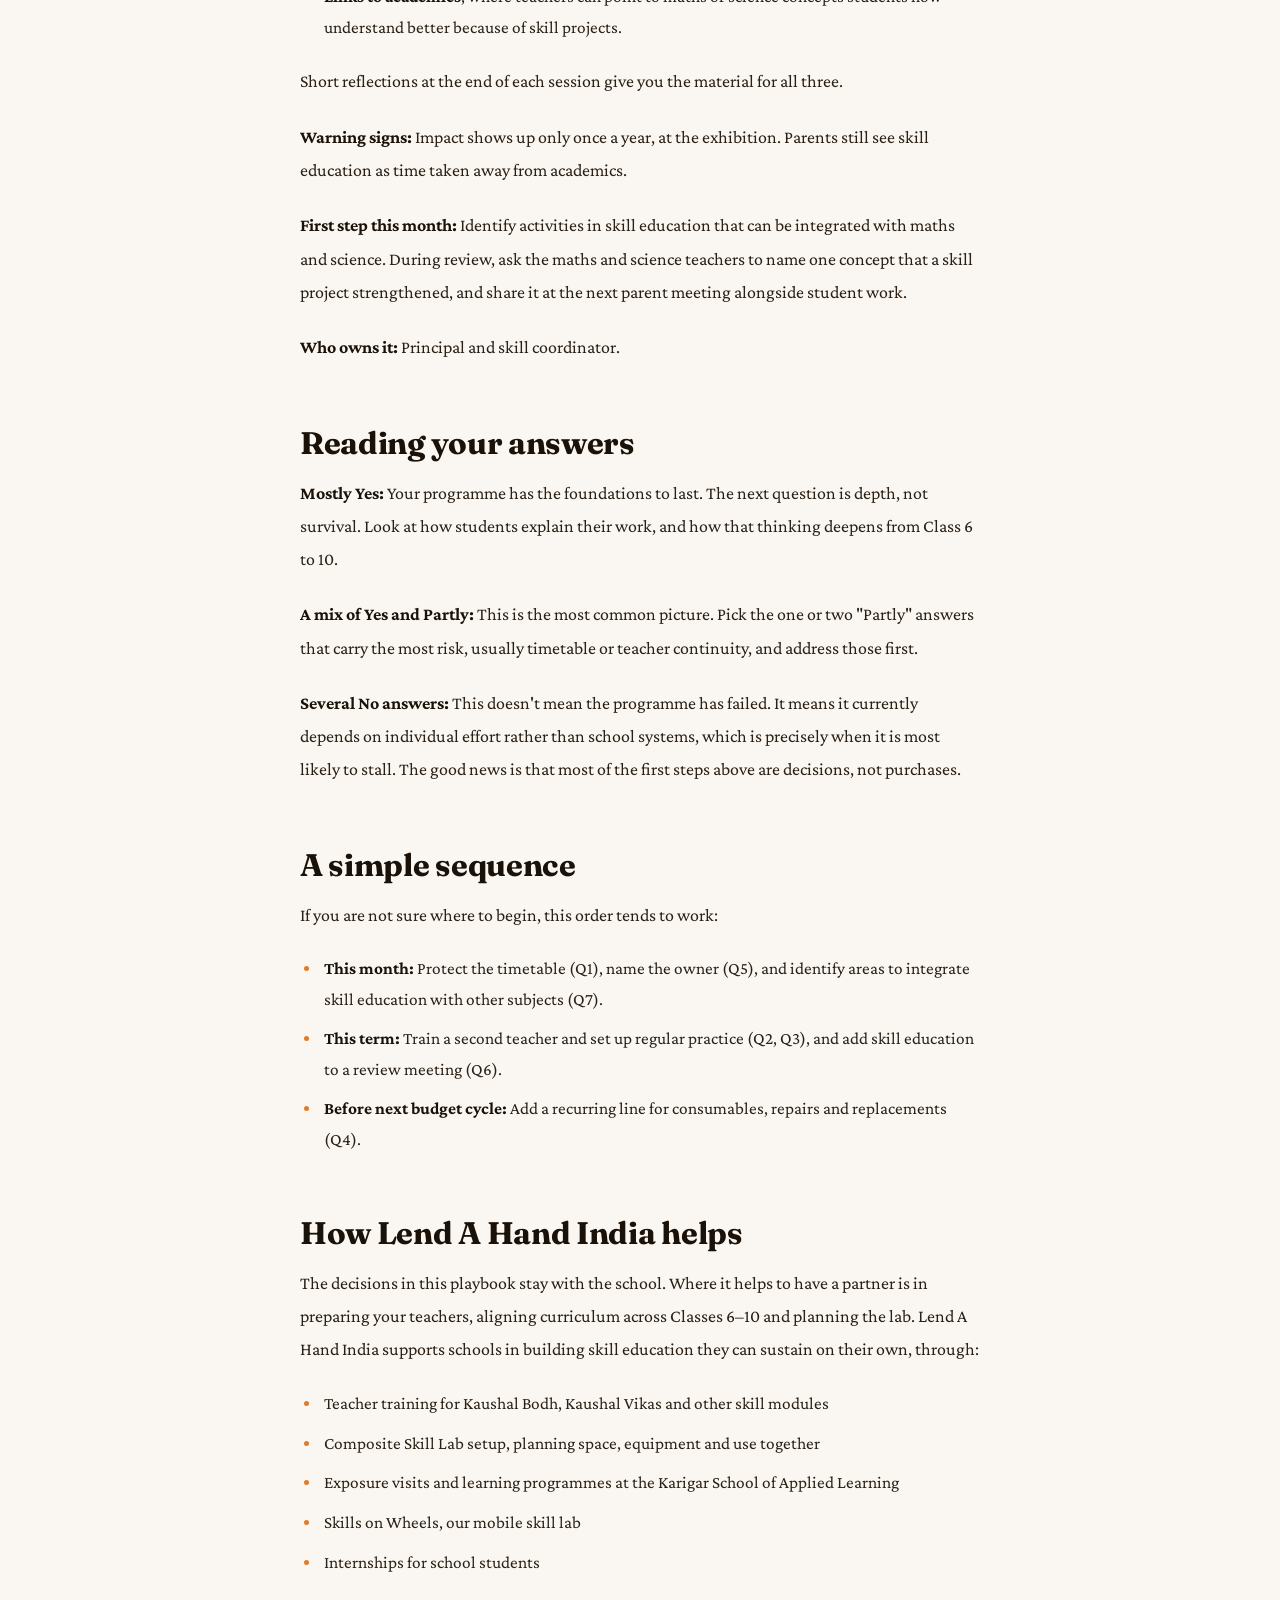
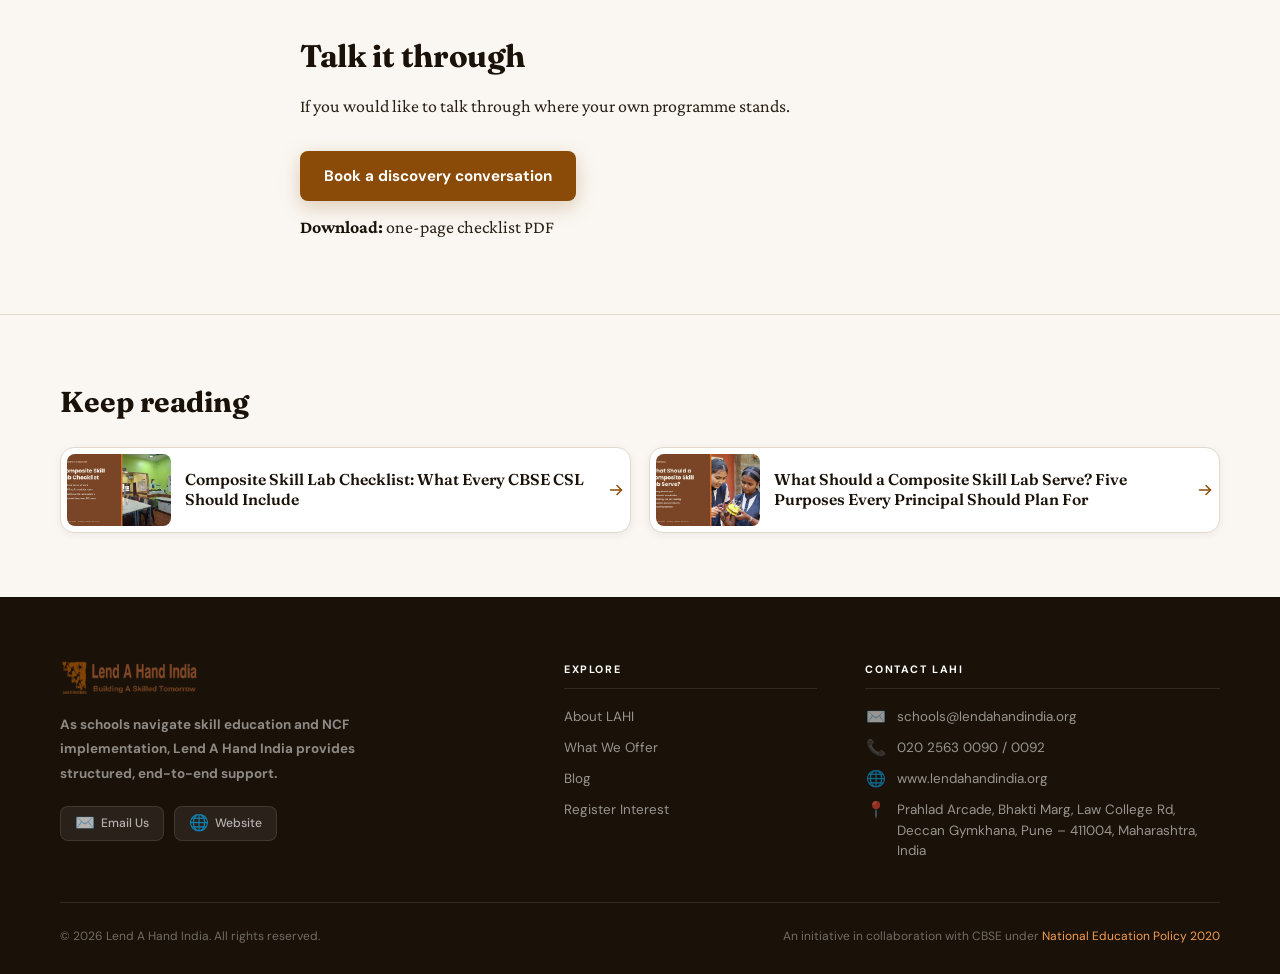
<file: blog/skill-education-playbook-for-schools/index.html>
<!doctype html>
<html lang="en">
<head>
  <meta charset="UTF-8" />
  <link rel="icon" href="../../favicon.ico" sizes="16x16 32x32 48x48" />
  <link rel="icon" type="image/png" sizes="32x32" href="../../assets/favicon-32x32.png" />
  <link rel="apple-touch-icon" sizes="180x180" href="../../assets/apple-touch-icon.png" />
  <meta name="viewport" content="width=device-width, initial-scale=1.0" />
  <title>Skill Education Implementation Checklist for Schools: A 7-Question Playbook | Lend A Hand India</title>
  <meta name="description" content="A ten-minute skill education implementation checklist for schools: seven questions to test whether your programme will last, with warning signs and a first step for each." />
  <meta name="robots" content="index,follow" />
  <link rel="canonical" href="https://lahiforschools.lendahandindia.org/blog/skill-education-playbook-for-schools/" />
  <meta property="og:type" content="article" />
  <meta property="og:site_name" content="Lend A Hand India" />
  <meta property="og:locale" content="en_IN" />
  <meta property="og:title" content="Skill Education Implementation Checklist for Schools: A 7-Question Playbook" />
  <meta property="og:description" content="A ten-minute skill education implementation checklist for schools: seven questions to test whether your programme will last, with warning signs and a first step for each." />
  <meta property="og:url" content="https://lahiforschools.lendahandindia.org/blog/skill-education-playbook-for-schools/" />
  <meta property="og:image" content="https://lahiforschools.lendahandindia.org/assets/blog/skill-education-playbook-for-schools-banner.jpg" />
  <meta property="article:published_time" content="2026-11-02" />
  <meta property="article:author" content="Ardra" />
  <meta property="article:section" content="Implementation" />
  <meta name="twitter:card" content="summary_large_image" />
  <meta name="twitter:title" content="Skill Education Implementation Checklist for Schools: A 7-Question Playbook" />
  <meta name="twitter:description" content="A ten-minute skill education implementation checklist for schools: seven questions to test whether your programme will last, with warning signs and a first step for each." />
  <meta name="twitter:image" content="https://lahiforschools.lendahandindia.org/assets/blog/skill-education-playbook-for-schools-banner.jpg" />
  <link rel="preconnect" href="https://fonts.googleapis.com" />
<link href="https://fonts.googleapis.com/css2?family=Crimson+Pro:ital,wght@0,400;0,600;0,700;1,400;1,600&family=Fraunces:ital,opsz,wght@0,9..144,300;0,9..144,600;0,9..144,800;1,9..144,400&family=DM+Sans:wght@300;400;500;600&display=swap" rel="stylesheet" />
  <link rel="stylesheet" href="../../styles.css" />
  <script type="application/ld+json">{"@context": "https://schema.org", "@type": "BlogPosting", "mainEntityOfPage": {"@type": "WebPage", "@id": "https://lahiforschools.lendahandindia.org/blog/skill-education-playbook-for-schools/"}, "url": "https://lahiforschools.lendahandindia.org/blog/skill-education-playbook-for-schools/", "headline": "A Playbook for Schools: Is Your Skill Programme Built to Last?", "name": "Skill Education Implementation Checklist for Schools: A 7-Question Playbook", "description": "A ten-minute skill education implementation checklist for schools: seven questions to test whether your programme will last, with warning signs and a first step for each.", "image": ["https://lahiforschools.lendahandindia.org/assets/blog/skill-education-playbook-for-schools-banner.jpg"], "datePublished": "2026-11-02", "dateModified": "2026-11-02", "author": {"@type": "Person", "name": "Ardra"}, "publisher": {"@type": "Organization", "name": "Lend A Hand India", "logo": {"@type": "ImageObject", "url": "https://lahiforschools.lendahandindia.org/assets/logo-lahi.png"}}, "keywords": "Implementation, Teacher Resources, Teacher Training", "articleSection": "Implementation", "inLanguage": "en-IN"}</script>
  <script type="application/ld+json">{"@context": "https://schema.org", "@type": "BreadcrumbList", "itemListElement": [{"@type": "ListItem", "position": 1, "name": "Home", "item": "https://lahiforschools.lendahandindia.org/"}, {"@type": "ListItem", "position": 2, "name": "Blog", "item": "https://lahiforschools.lendahandindia.org/blog/"}, {"@type": "ListItem", "position": 3, "name": "A Playbook for Schools: Is Your Skill Programme Built to Last?", "item": "https://lahiforschools.lendahandindia.org/blog/skill-education-playbook-for-schools/"}]}</script>
</head>
<body class="blog-page">
  <div class="reading-progress" aria-hidden="true"><span id="reading-progress-bar"></span></div>
  <nav>
  <a href="../../index.html" class="nav-logo">
    <img src="../../assets/logo-lahi.png" alt="Lend A Hand India — Building A Skilled Tomorrow" />
  </a>
  <ul class="nav-links">
    <li><a href="../../index.html#about">About LAHI</a></li>
    <li><a href="../../index.html#programmes">What We Offer</a></li>
    <li><a href="../../index.html#partners">Partner Schools</a></li>
    <li class="dropdown" id="resources-dropdown">
      <button class="dropdown-toggle" type="button" aria-expanded="false" aria-controls="resources-dropdown-menu">
        Resources <svg class="dropdown-chevron" width="14" height="14" viewBox="0 0 256 256" aria-hidden="true"><polyline points="48 96 128 176 208 96" fill="none" stroke="currentColor" stroke-linecap="round" stroke-linejoin="round" stroke-width="24"></polyline></svg>
      </button>
      <ul class="dropdown-menu" id="resources-dropdown-menu">
        <li><a href="../../index.html#faq">FAQs</a></li>
        <li><a href="../../index.html#visit">Virtual Tour of Karigar</a></li>
        <li><a href="../../index.html#timetable-gen">Timetable Generator</a></li>
        <li><a href="../../index.html#resources-brochures">Downloadable Brochures</a></li>
        <li><a href="../../index.html#resources-webinars">Webinars</a></li>
        <li><a href="../../index.html#testimonials">Testimonials</a></li>
        <li><a href="../../index.html#gallery-mosaic">Gallery</a></li>
      </ul>
    </li>
    <li><a href="../../blog/" class="is-current-nav">Blogs</a></li>
  </ul>
  <div class="nav-ctas">
    <a href="../../index.html#register" class="nav-cta">Register Interest</a>
    <a href="https://calendar.app.google/NGyU42gqyEWC4U678" target="_blank" rel="noopener" class="nav-cta nav-cta-book">📅 Book a Call</a>
  </div>
  <a href="../../index.html#register-form" class="nav-cta mobile-header-cta">Register Interest</a>
  <button class="nav-hamburger" id="hamburger" aria-label="Open menu" aria-expanded="false" aria-controls="mobile-nav">
    <span></span><span></span><span></span>
  </button>
</nav>
<div class="mobile-nav-overlay" id="mobile-nav">
  <a href="../../index.html#about" class="mobile-nav-link">About LAHI</a>
  <a href="../../index.html#programmes" class="mobile-nav-link">What We Offer</a>
  <a href="../../index.html#partners" class="mobile-nav-link">Partner Schools</a>
  <div class="mobile-nav-dropdown">
    <button class="mobile-nav-link mobile-dropdown-toggle" type="button" aria-expanded="false" aria-controls="mobile-resources-menu">
      Resources <svg class="mobile-dropdown-chevron" width="14" height="14" viewBox="0 0 256 256" aria-hidden="true"><polyline points="48 96 128 176 208 96" fill="none" stroke="currentColor" stroke-linecap="round" stroke-linejoin="round" stroke-width="24"></polyline></svg>
    </button>
    <div class="mobile-dropdown-menu" id="mobile-resources-menu">
      <a href="../../index.html#faq" class="mobile-sub-nav-link">FAQs</a>
      <a href="../../index.html#visit" class="mobile-sub-nav-link">Virtual Tour of Karigar</a>
      <a href="../../index.html#timetable-gen" class="mobile-sub-nav-link">Timetable Generator</a>
      <a href="../../index.html#resources-brochures" class="mobile-sub-nav-link">Downloadable Brochures</a>
      <a href="../../index.html#resources-webinars" class="mobile-sub-nav-link">Webinars</a>
      <a href="../../index.html#testimonials" class="mobile-sub-nav-link">Testimonials</a>
      <a href="../../index.html#gallery-mosaic" class="mobile-sub-nav-link">Gallery</a>
    </div>
  </div>
  <a href="../../blog/" class="mobile-nav-link">Blogs</a>
  <a href="../../index.html#register-form" class="mobile-cta mobile-nav-link">Register Interest</a>
  <a href="https://calendar.app.google/NGyU42gqyEWC4U678" target="_blank" rel="noopener" class="mobile-cta mobile-cta-book mobile-nav-link">📅 Book a Call</a>
</div>
  <main>
    <article class="article">
      <header class="article-hero">
        <div class="article-hero-inner reveal">
          <a class="article-back" href="../">‹ All articles</a>
          <div class="blog-tags"><span class="blog-tag">Implementation</span><span class="blog-tag">Teacher Resources</span><span class="blog-tag">Teacher Training</span></div>
          <h1 class="article-title">A Playbook for Schools: Is Your Skill Programme Built to Last?</h1>
          <div class="article-byline">
            <span class="article-author">By Ardra</span>
            <span class="article-dot">·</span>
            <span>Nov 2, 2026</span>
            <span class="article-dot">·</span>
            <span>6 min read</span>
          </div>
        </div>
      </header>
      <div class="article-body">
        <h2><strong>How to use this playbook</strong></h2>
<p>You don't need an audit to see whether your skill programme is built to last. In the first two articles of this series, we looked at why programmes stall in year two (Blog 1) and what the schools that persist do differently (Blog 2).</p>
<p>Getting this right matters because the benefit of applied learning comes when practical work is a steady part of school life across several years, not only the first one.</p>
<p>This playbook turns that into a working tool: a skill education implementation checklist for schools. It has seven questions. For each one you will find a picture of the ideal scenario, the warning signs, and a first step you can take this month.</p>
<p>Set aside ten minutes, ideally with your academic coordinator. Mark each question <strong>Yes</strong>, <strong>Partly</strong> or <strong>No</strong>, and be honest. The value is in the gaps, not the score.</p>
<h2><strong>The seven questions</strong></h2>
<h3><strong>1. Is the skill period protected in the master timetable?</strong></h3>
<p><strong>The ideal scenario:</strong> The skill period is placed in the master timetable before other adjustments are made. The school has agreed what can displace it (for example, an examination) and what cannot (a rehearsal or substitution cover). Requests to borrow the period go to the principal or academic head, not to individual teachers.</p>
<p><strong>Warning signs:</strong> The period is swapped for exam revision, rehearsals or substitution cover without a conversation. Students have missed several skill sessions in a row this term.</p>
<p><strong>First step this month:</strong> Count how many scheduled skill periods were actually held last term. Share the number with your timetable in-charge and agree a short list of what may and may not displace the period.</p>
<p><strong>Who owns it:</strong> Principal and timetable in-charge.</p>
<h3><strong>2. Could the programme continue if your most experienced skill teacher left tomorrow?</strong></h3>
<p><strong>The ideal scenario:</strong> More than one teacher per skill area has been trained. A second teacher has taught at least one full session and could take over without starting from scratch.</p>
<p><strong>Warning signs:</strong> One person holds all the knowledge, materials and student records. Nobody else has taken a class in the lab.</p>
<p><strong>First step this month:</strong> Identify one more teacher per area and have them co-facilitate a session with your current lead.</p>
<p><strong>Who owns it:</strong> Principal and academic coordinator.</p>
<h3><strong>3. Have your skill teachers had hands-on practice and ongoing support within the school, or only an introductory briefing?</strong></h3>
<figure class="article-figure"><img src="../../assets/blog/skill-education-playbook-for-schools-01.jpg" alt="The ideal scenario: Teachers have been through practical, project-based training and then had time to practise facilitating sessions with feedback, in school. They can support colleagues without outside help." width="1200" height="900" loading="lazy" decoding="async"><figcaption>The ideal scenario: Teachers have been through practical, project-based training and then had time to practise facilitating sessions with feedback, in school. They can support colleagues without outside help.</figcaption></figure>
<p><strong>Warning signs:</strong> Training was a single workshop or orientation. Lessons slide back to reading from a book or watching a demonstration.</p>
<p><strong>First step this month:</strong> Set up a short, regular practice-and-feedback slot (for example, once a fortnight) where teachers prepare and review the next hands-on session together.</p>
<p><strong>Who owns it:</strong> Academic coordinator, with the skill coordinator.</p>
<h3><strong>4. Does your annual budget include a recurring line for consumables, repairs and replacements?</strong></h3>
<p><strong>The ideal scenario:</strong> The annual budget carries a recurring line for consumables, repairs and replacements. Someone is responsible for tracking stock, so a shortage is caught before a lesson, not during one.</p>
<p><strong>Warning signs:</strong> The lab was funded as a one-time purchase. Activities are being shortened or turned into demonstrations because materials are missing.</p>
<p><strong>First step this month:</strong> List what your skill activities use up each term and estimate the annual cost. Take it to your next budget discussion as a standing line, not a one-off request.</p>
<p><strong>Who owns it:</strong> Principal and accounts or administration head.</p>
<h3><strong>5. Can someone name the person responsible for the programme, and do they have time to do it?</strong></h3>
<p><strong>The ideal scenario:</strong> A named coordinator, with time set aside in their workload and the authority to act (for example, to request materials, adjust schedules and raise issues).</p>
<p><strong>Warning signs:</strong> The coordinator exists in name only, with no allocated time. When something goes wrong, nobody is sure who should deal with it.</p>
<p><strong>First step this month:</strong> Confirm the name in writing, agree how much time the role gets each week, and tell staff who it is.</p>
<p><strong>Who owns it:</strong> Principal.</p>
<h3><strong>6. Is skill education reviewed in the same meetings and cycles as your other subjects?</strong></h3>
<p><strong>The ideal scenario:</strong> Skill education appears on the agenda of regular academic review meetings. The coordinator can say what each class has covered and what students have produced.</p>
<p><strong>Warning signs:</strong> Skill education only appears in the calendar at events and exhibitions. Problems come to light late.</p>
<p><strong>First step this month:</strong> Add skill education as a standing item in one existing review meeting. Ask the coordinator for a two-minute update each time.</p>
<p><strong>Who owns it:</strong> Academic head and skill coordinator.</p>
<h3><strong>7. Can you show parents and management what skill education is doing for students?</strong></h3>
<figure class="article-figure"><img src="../../assets/blog/skill-education-playbook-for-schools-02.jpg" alt="The ideal scenario: Impact is visible in three ways:" width="1200" height="800" loading="lazy" decoding="async"><figcaption>The ideal scenario: Impact is visible in three ways:</figcaption></figure>
<ul class="article-list"><li><strong>Kaushal Melas and exhibitions</strong> where students explain how they made something and why, not just display it.</li><li><strong>Project showcases</strong> in assemblies, newsletters or parent meetings.</li><li><strong>Links to academics</strong>, where teachers can point to maths or science concepts students now understand better because of skill projects.</li></ul>
<p>Short reflections at the end of each session give you the material for all three.</p>
<p><strong>Warning signs:</strong> Impact shows up only once a year, at the exhibition. Parents still see skill education as time taken away from academics.</p>
<p><strong>First step this month:</strong> Identify activities in skill education that can be integrated with maths and science. During review,  ask the maths and science teachers to name one concept that a skill project strengthened, and share it at the next parent meeting alongside student work.</p>
<p><strong>Who owns it:</strong> Principal and skill coordinator.</p>
<h2><strong>Reading your answers</strong></h2>
<p><strong>Mostly Yes:</strong> Your programme has the foundations to last. The next question is depth, not survival. Look at how students explain their work, and how that thinking deepens from Class 6 to 10.</p>
<p><strong>A mix of Yes and Partly:</strong> This is the most common picture. Pick the one or two "Partly" answers that carry the most risk, usually timetable or teacher continuity, and address those first.</p>
<p><strong>Several No answers:</strong> This doesn't mean the programme has failed. It means it currently depends on individual effort rather than school systems, which is precisely when it is most likely to stall. The good news is that most of the first steps above are decisions, not purchases.</p>
<h2><strong>A simple sequence</strong></h2>
<p>If you are not sure where to begin, this order tends to work:</p>
<ul class="article-list"><li><strong>This month:</strong> Protect the timetable (Q1), name the owner (Q5), and identify areas to integrate skill education with other subjects (Q7).</li><li><strong>This term:</strong> Train a second teacher and set up regular practice (Q2, Q3), and add skill education to a review meeting (Q6).</li><li><strong>Before next budget cycle:</strong> Add a recurring line for consumables, repairs and replacements (Q4).</li></ul>
<h2><strong>How Lend A Hand India helps</strong></h2>
<p>The decisions in this playbook stay with the school. Where it helps to have a partner is in preparing your teachers, aligning curriculum across Classes 6–10 and planning the lab. Lend A Hand India supports schools in building skill education they can sustain on their own, through:</p>
<ul class="article-list"><li>Teacher training for Kaushal Bodh, Kaushal Vikas and other skill modules</li><li>Composite Skill Lab setup, planning space, equipment and use together</li><li>Exposure visits and learning programmes at the Karigar School of Applied Learning</li><li>Skills on Wheels, our mobile skill lab</li><li>Internships for school students</li></ul>
<h2><strong>Talk it through</strong></h2>
<p>If you would like to talk through where your own programme stands.</p>
<div class="article-inline-cta"><a class="btn-primary" href="https://calendar.app.google/NGyU42gqyEWC4U678" target="_blank" rel="noopener">Book a discovery conversation</a></div>
<p><strong>Download:</strong> one-page checklist PDF</p>
      </div>
    </article>
    <section class="related-wrap" id="keep-reading">
      <div class="section-inner reveal">
        <h2 class="related-heading">Keep reading</h2>
        <div class="related-grid"><a class="related-card" href="../composite-skill-lab-checklist-cbse/"><img class="related-thumb" src="../../assets/blog/composite-skill-lab-checklist-cbse-banner.jpg" alt="Composite Skill Lab Checklist: What Every CBSE CSL Should Include" loading="lazy" decoding="async"><span class="related-text"><span class="related-title">Composite Skill Lab Checklist: What Every CBSE CSL Should Include</span></span><span class="related-arrow" aria-hidden="true"><svg width="16" height="16" viewBox="0 0 256 256"><line x1="40" y1="128" x2="216" y2="128" fill="none" stroke="currentColor" stroke-linecap="round" stroke-linejoin="round" stroke-width="24"></line><polyline points="144 56 216 128 144 200" fill="none" stroke="currentColor" stroke-linecap="round" stroke-linejoin="round" stroke-width="24"></polyline></svg></span></a><a class="related-card" href="../purpose-of-composite-skill-lab/"><img class="related-thumb" src="../../assets/blog/purpose-of-composite-skill-lab-banner.jpg" alt="What Should a Composite Skill Lab Serve? Five Purposes Every Principal Should Plan For" loading="lazy" decoding="async"><span class="related-text"><span class="related-title">What Should a Composite Skill Lab Serve? Five Purposes Every Principal Should Plan For</span></span><span class="related-arrow" aria-hidden="true"><svg width="16" height="16" viewBox="0 0 256 256"><line x1="40" y1="128" x2="216" y2="128" fill="none" stroke="currentColor" stroke-linecap="round" stroke-linejoin="round" stroke-width="24"></line><polyline points="144 56 216 128 144 200" fill="none" stroke="currentColor" stroke-linecap="round" stroke-linejoin="round" stroke-width="24"></polyline></svg></span></a></div>
      </div>
    </section>
  </main>
  <div class="next-nudge" id="next-nudge" data-related="keep-reading" hidden>
    <a class="next-nudge-link" href="../composite-skill-lab-checklist-cbse/">
      <span class="next-nudge-text">
        <span class="next-nudge-label">Up next</span>
        <span class="next-nudge-title">Composite Skill Lab Checklist: What Every CBSE CSL Should Include</span>
      </span>
      <span class="next-nudge-arrow" aria-hidden="true"><svg width="16" height="16" viewBox="0 0 256 256"><line x1="40" y1="128" x2="216" y2="128" fill="none" stroke="currentColor" stroke-linecap="round" stroke-linejoin="round" stroke-width="24"></line><polyline points="144 56 216 128 144 200" fill="none" stroke="currentColor" stroke-linecap="round" stroke-linejoin="round" stroke-width="24"></polyline></svg></span>
    </a>
    <button class="next-nudge-close" type="button" aria-label="Dismiss">&times;</button>
  </div>
  <footer>
  <div class="footer-inner">
    <div class="footer-top">
      <div class="footer-brand">
        <img src="../../assets/logo-lahi.png" alt="Lend A Hand India" class="logo-img" />
        <p><strong>As schools navigate skill education and NCF implementation, Lend A Hand India provides structured, end-to-end support.</strong></p>
        <div class="footer-social">
          <a href="mailto:schools@lendahandindia.org" class="footer-badge"><span class="footer-badge-icon" aria-hidden="true">✉️</span> Email Us</a>
          <a href="http://www.lendahandindia.org" target="_blank" class="footer-badge"><span class="footer-badge-icon" aria-hidden="true">🌐</span> Website</a>
        </div>
      </div>
      <div class="footer-col">
        <h4>Explore</h4>
        <ul>
          <li><a href="../../index.html#about">About LAHI</a></li>
          <li><a href="../../index.html#programmes">What We Offer</a></li>
          <li><a href="../../blog/">Blog</a></li>
          <li><a href="../../index.html#register">Register Interest</a></li>
        </ul>
      </div>
      <div class="footer-col">
        <h4>Contact LAHI</h4>
        <ul>
          <li><span class="footer-contact-icon">✉️</span> <a href="mailto:schools@lendahandindia.org">schools@lendahandindia.org</a></li>
          <li><span class="footer-contact-icon">📞</span> <a href="tel:02025630090">020 2563 0090 / 0092</a></li>
          <li><span class="footer-contact-icon">🌐</span> <a href="http://www.lendahandindia.org" target="_blank">www.lendahandindia.org</a></li>
          <li class="footer-address"><span class="footer-contact-icon">📍</span> <span>Prahlad Arcade, Bhakti Marg, Law College Rd, Deccan Gymkhana, Pune – 411004, Maharashtra, India</span></li>
        </ul>
      </div>
    </div>
    <div class="footer-bottom">
      <p>© 2026 Lend A Hand India. All rights reserved.</p>
      <p>An initiative in collaboration with CBSE under <a href="../../index.html#policy">National Education Policy 2020</a></p>
    </div>
  </div>
</footer>
  <script src="../../blog/blog.js"></script>
</body>
</html>
</file>
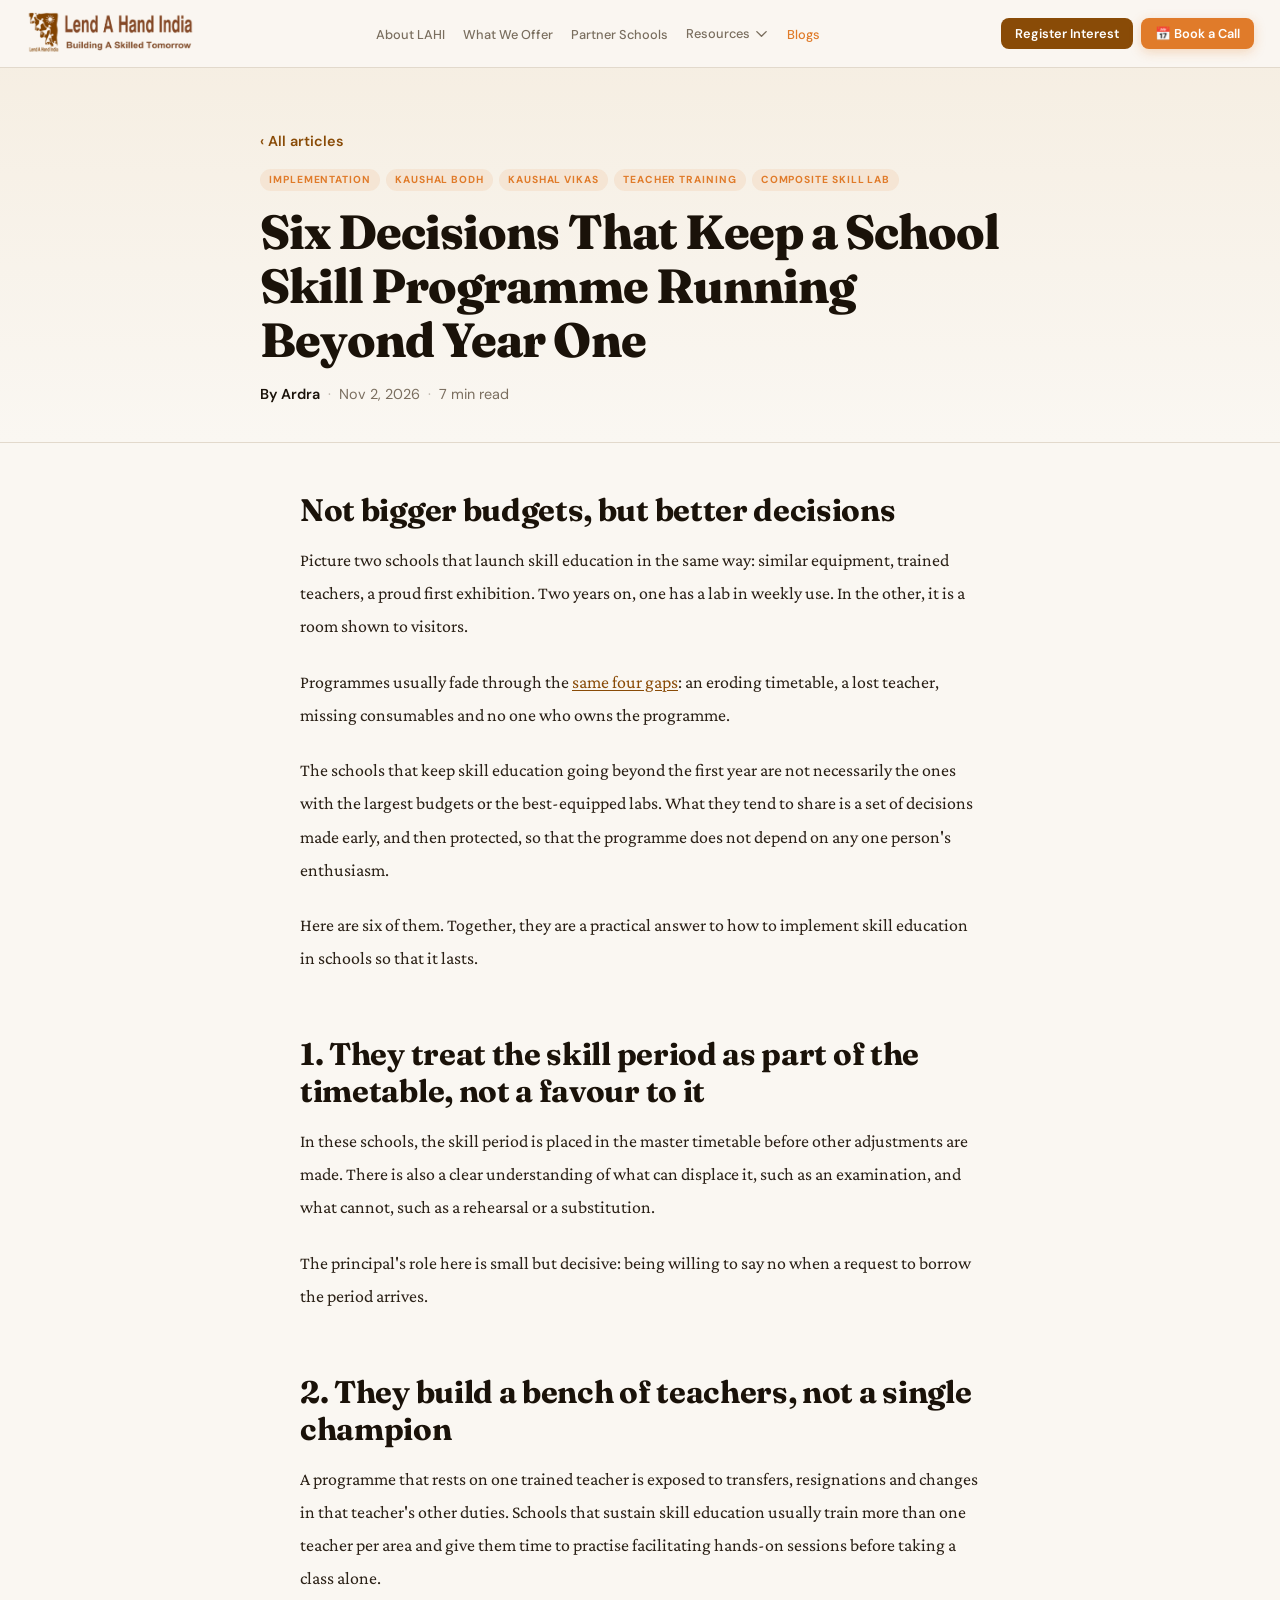
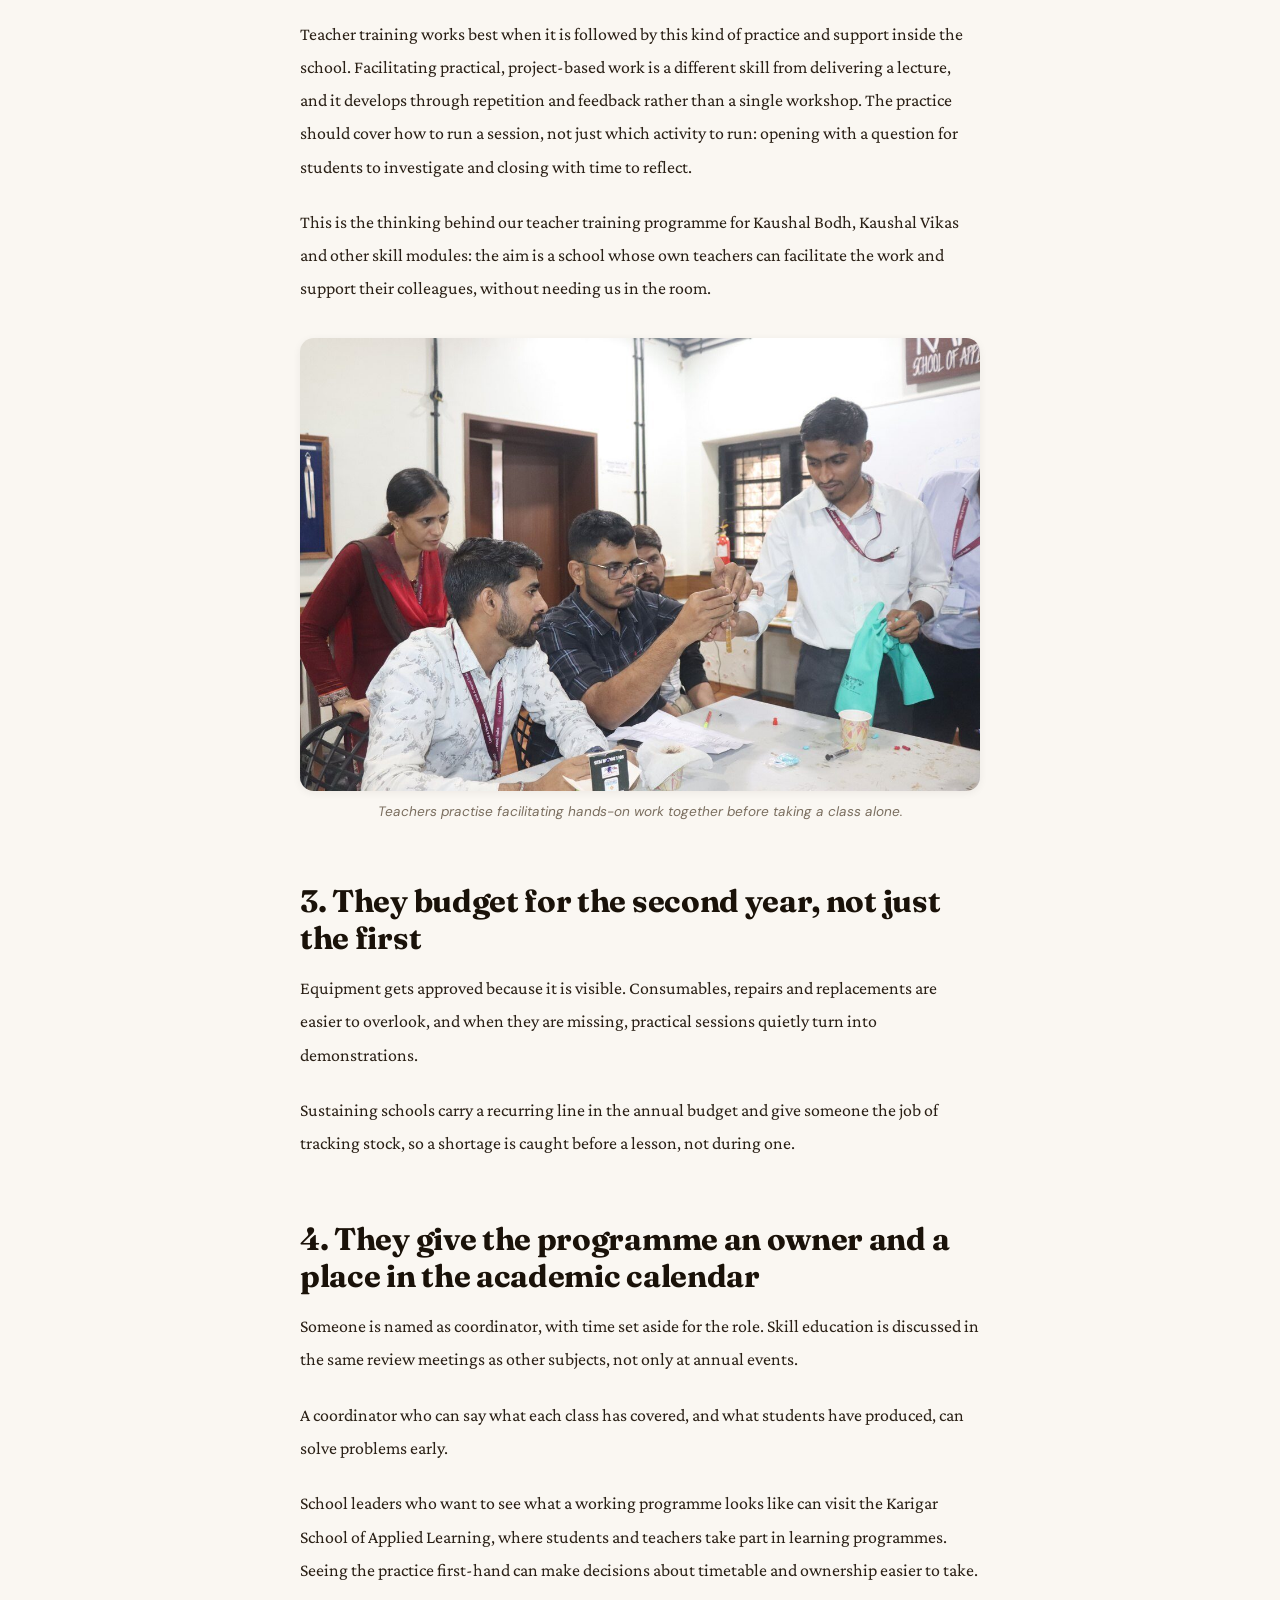
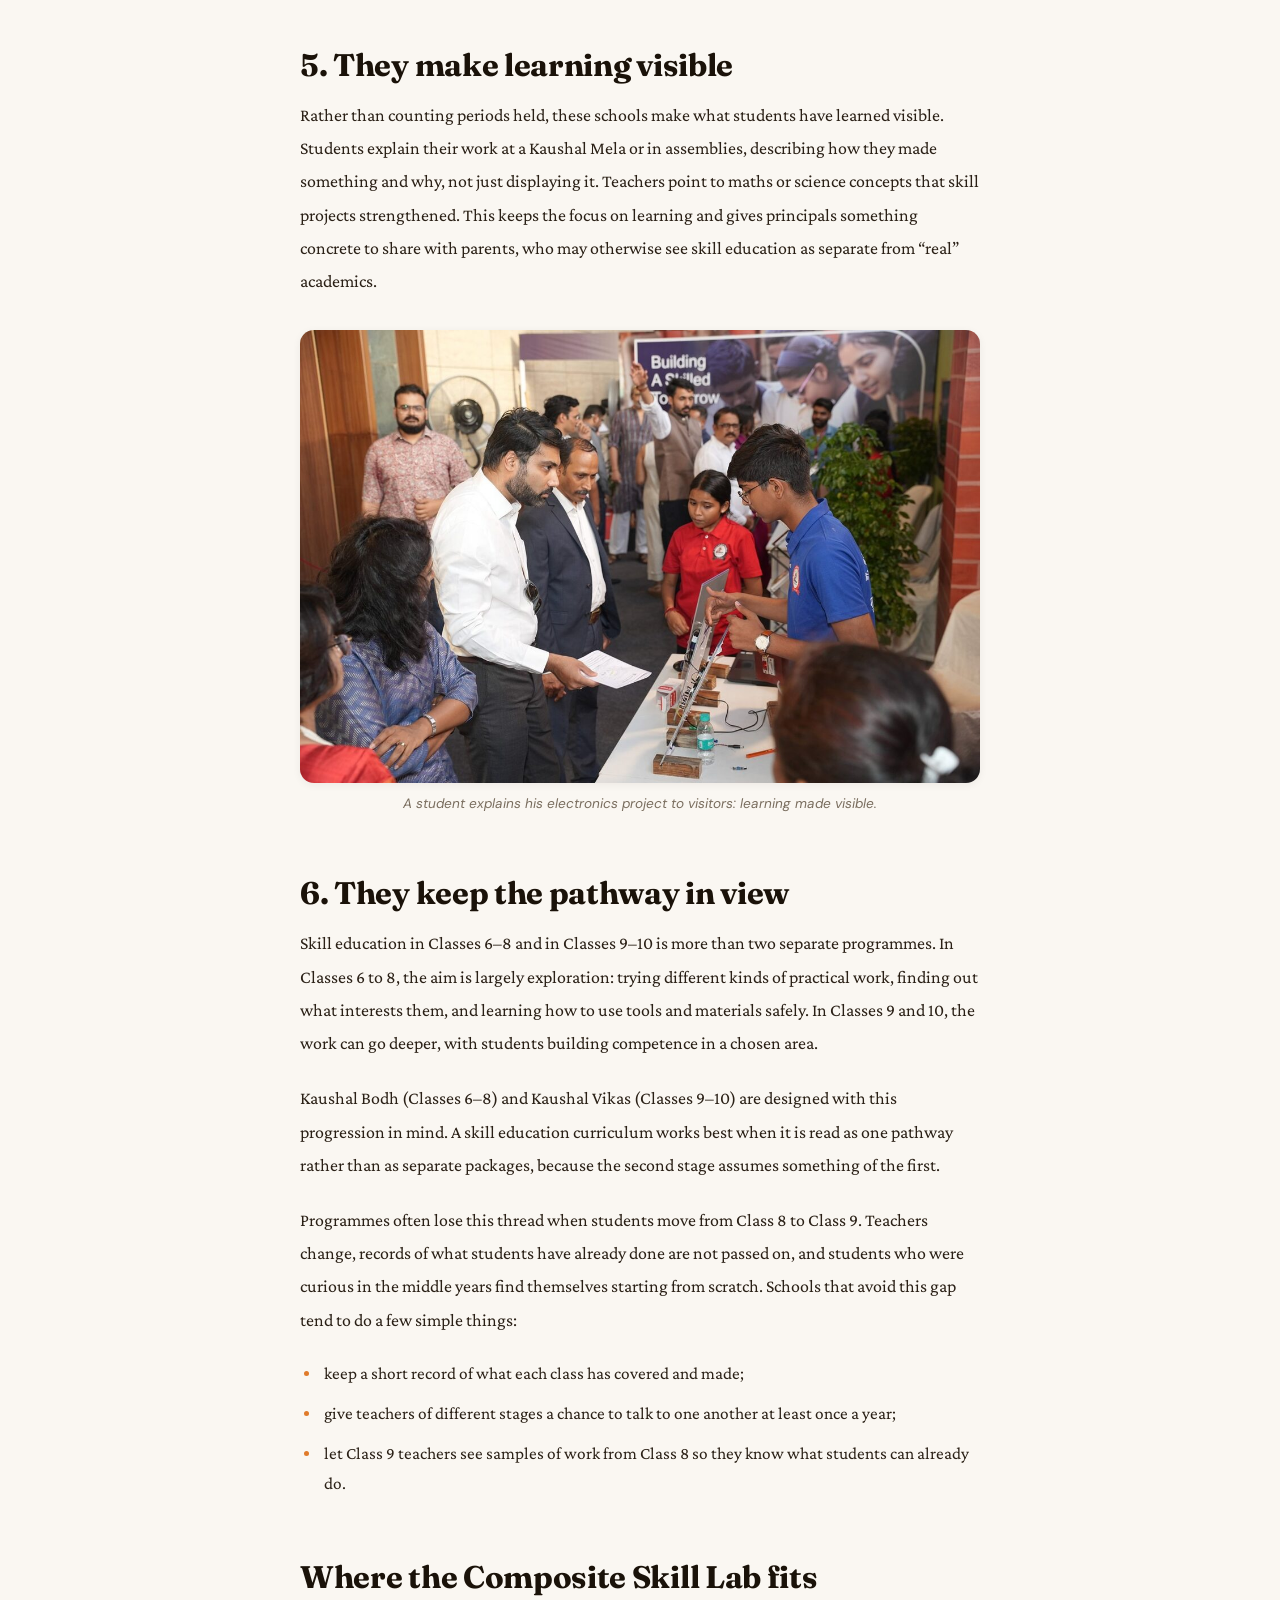
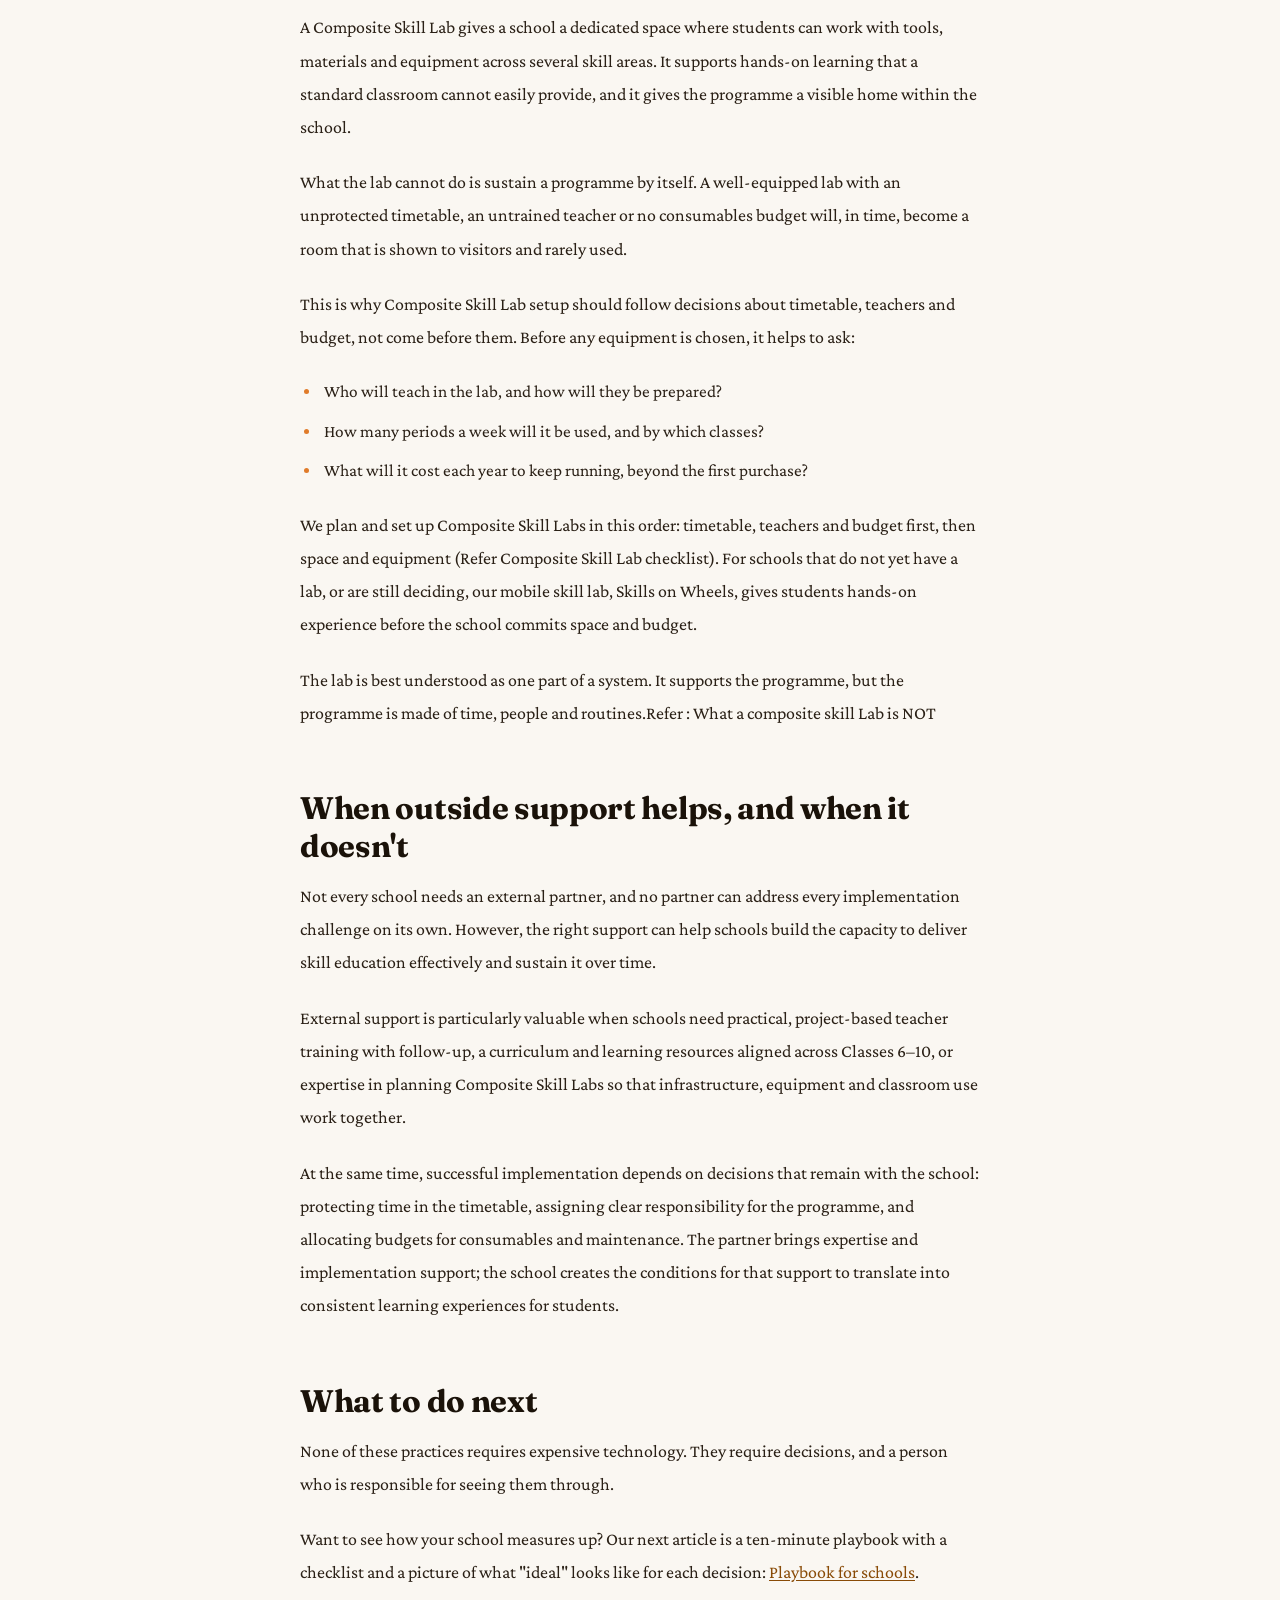
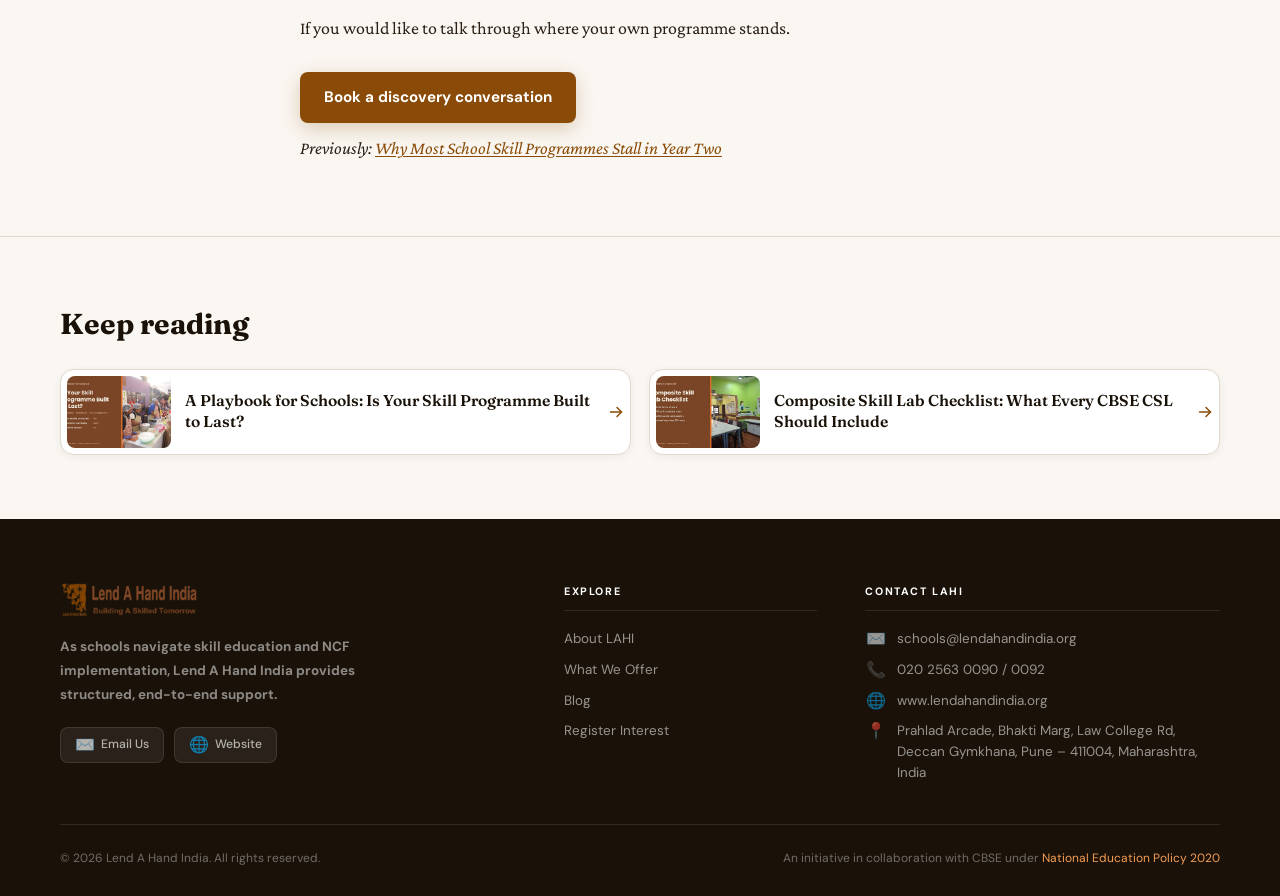
<file: blog/sustaining-skill-education-in-schools/index.html>
<!doctype html>
<html lang="en">
<head>
  <meta charset="UTF-8" />
  <link rel="icon" href="../../favicon.ico" sizes="16x16 32x32 48x48" />
  <link rel="icon" type="image/png" sizes="32x32" href="../../assets/favicon-32x32.png" />
  <link rel="apple-touch-icon" sizes="180x180" href="../../assets/apple-touch-icon.png" />
  <meta name="viewport" content="width=device-width, initial-scale=1.0" />
  <title>How to Implement Skill Education in Schools: 6 Decisions That Make It Last | Lend A Hand India</title>
  <meta name="description" content="How to implement skill education in schools so it lasts: six decisions on timetable, teacher training, budget, ownership and the Class 6–10 pathway." />
  <meta name="robots" content="index,follow" />
  <link rel="canonical" href="https://lahiforschools.lendahandindia.org/blog/sustaining-skill-education-in-schools/" />
  <meta property="og:type" content="article" />
  <meta property="og:site_name" content="Lend A Hand India" />
  <meta property="og:locale" content="en_IN" />
  <meta property="og:title" content="How to Implement Skill Education in Schools: 6 Decisions That Make It Last" />
  <meta property="og:description" content="How to implement skill education in schools so it lasts: six decisions on timetable, teacher training, budget, ownership and the Class 6–10 pathway." />
  <meta property="og:url" content="https://lahiforschools.lendahandindia.org/blog/sustaining-skill-education-in-schools/" />
  <meta property="og:image" content="https://lahiforschools.lendahandindia.org/assets/blog/sustaining-skill-education-in-schools-banner.jpg" />
  <meta property="article:published_time" content="2026-11-02" />
  <meta property="article:author" content="Ardra" />
  <meta property="article:section" content="Implementation" />
  <meta name="twitter:card" content="summary_large_image" />
  <meta name="twitter:title" content="How to Implement Skill Education in Schools: 6 Decisions That Make It Last" />
  <meta name="twitter:description" content="How to implement skill education in schools so it lasts: six decisions on timetable, teacher training, budget, ownership and the Class 6–10 pathway." />
  <meta name="twitter:image" content="https://lahiforschools.lendahandindia.org/assets/blog/sustaining-skill-education-in-schools-banner.jpg" />
  <link rel="preconnect" href="https://fonts.googleapis.com" />
<link href="https://fonts.googleapis.com/css2?family=Crimson+Pro:ital,wght@0,400;0,600;0,700;1,400;1,600&family=Fraunces:ital,opsz,wght@0,9..144,300;0,9..144,600;0,9..144,800;1,9..144,400&family=DM+Sans:wght@300;400;500;600&display=swap" rel="stylesheet" />
  <link rel="stylesheet" href="../../styles.css" />
  <script type="application/ld+json">{"@context": "https://schema.org", "@type": "BlogPosting", "mainEntityOfPage": {"@type": "WebPage", "@id": "https://lahiforschools.lendahandindia.org/blog/sustaining-skill-education-in-schools/"}, "url": "https://lahiforschools.lendahandindia.org/blog/sustaining-skill-education-in-schools/", "headline": "Six Decisions That Keep a School Skill Programme Running Beyond Year One", "name": "How to Implement Skill Education in Schools: 6 Decisions That Make It Last", "description": "How to implement skill education in schools so it lasts: six decisions on timetable, teacher training, budget, ownership and the Class 6–10 pathway.", "image": ["https://lahiforschools.lendahandindia.org/assets/blog/sustaining-skill-education-in-schools-banner.jpg"], "datePublished": "2026-11-02", "dateModified": "2026-11-02", "author": {"@type": "Person", "name": "Ardra"}, "publisher": {"@type": "Organization", "name": "Lend A Hand India", "logo": {"@type": "ImageObject", "url": "https://lahiforschools.lendahandindia.org/assets/logo-lahi.png"}}, "keywords": "Implementation, Kaushal Bodh, Kaushal Vikas, Teacher Training, Composite Skill Lab", "articleSection": "Implementation", "inLanguage": "en-IN"}</script>
  <script type="application/ld+json">{"@context": "https://schema.org", "@type": "BreadcrumbList", "itemListElement": [{"@type": "ListItem", "position": 1, "name": "Home", "item": "https://lahiforschools.lendahandindia.org/"}, {"@type": "ListItem", "position": 2, "name": "Blog", "item": "https://lahiforschools.lendahandindia.org/blog/"}, {"@type": "ListItem", "position": 3, "name": "Six Decisions That Keep a School Skill Programme Running Beyond Year One", "item": "https://lahiforschools.lendahandindia.org/blog/sustaining-skill-education-in-schools/"}]}</script>
</head>
<body class="blog-page">
  <div class="reading-progress" aria-hidden="true"><span id="reading-progress-bar"></span></div>
  <nav>
  <a href="../../index.html" class="nav-logo">
    <img src="../../assets/logo-lahi.png" alt="Lend A Hand India — Building A Skilled Tomorrow" />
  </a>
  <ul class="nav-links">
    <li><a href="../../index.html#about">About LAHI</a></li>
    <li><a href="../../index.html#programmes">What We Offer</a></li>
    <li><a href="../../index.html#partners">Partner Schools</a></li>
    <li class="dropdown" id="resources-dropdown">
      <button class="dropdown-toggle" type="button" aria-expanded="false" aria-controls="resources-dropdown-menu">
        Resources <svg class="dropdown-chevron" width="14" height="14" viewBox="0 0 256 256" aria-hidden="true"><polyline points="48 96 128 176 208 96" fill="none" stroke="currentColor" stroke-linecap="round" stroke-linejoin="round" stroke-width="24"></polyline></svg>
      </button>
      <ul class="dropdown-menu" id="resources-dropdown-menu">
        <li><a href="../../index.html#faq">FAQs</a></li>
        <li><a href="../../index.html#visit">Virtual Tour of Karigar</a></li>
        <li><a href="../../index.html#timetable-gen">Timetable Generator</a></li>
        <li><a href="../../index.html#resources-brochures">Downloadable Brochures</a></li>
        <li><a href="../../index.html#resources-webinars">Webinars</a></li>
        <li><a href="../../index.html#testimonials">Testimonials</a></li>
        <li><a href="../../index.html#gallery-mosaic">Gallery</a></li>
      </ul>
    </li>
    <li><a href="../../blog/" class="is-current-nav">Blogs</a></li>
  </ul>
  <div class="nav-ctas">
    <a href="../../index.html#register" class="nav-cta">Register Interest</a>
    <a href="https://calendar.app.google/NGyU42gqyEWC4U678" target="_blank" rel="noopener" class="nav-cta nav-cta-book">📅 Book a Call</a>
  </div>
  <a href="../../index.html#register-form" class="nav-cta mobile-header-cta">Register Interest</a>
  <button class="nav-hamburger" id="hamburger" aria-label="Open menu" aria-expanded="false" aria-controls="mobile-nav">
    <span></span><span></span><span></span>
  </button>
</nav>
<div class="mobile-nav-overlay" id="mobile-nav">
  <a href="../../index.html#about" class="mobile-nav-link">About LAHI</a>
  <a href="../../index.html#programmes" class="mobile-nav-link">What We Offer</a>
  <a href="../../index.html#partners" class="mobile-nav-link">Partner Schools</a>
  <div class="mobile-nav-dropdown">
    <button class="mobile-nav-link mobile-dropdown-toggle" type="button" aria-expanded="false" aria-controls="mobile-resources-menu">
      Resources <svg class="mobile-dropdown-chevron" width="14" height="14" viewBox="0 0 256 256" aria-hidden="true"><polyline points="48 96 128 176 208 96" fill="none" stroke="currentColor" stroke-linecap="round" stroke-linejoin="round" stroke-width="24"></polyline></svg>
    </button>
    <div class="mobile-dropdown-menu" id="mobile-resources-menu">
      <a href="../../index.html#faq" class="mobile-sub-nav-link">FAQs</a>
      <a href="../../index.html#visit" class="mobile-sub-nav-link">Virtual Tour of Karigar</a>
      <a href="../../index.html#timetable-gen" class="mobile-sub-nav-link">Timetable Generator</a>
      <a href="../../index.html#resources-brochures" class="mobile-sub-nav-link">Downloadable Brochures</a>
      <a href="../../index.html#resources-webinars" class="mobile-sub-nav-link">Webinars</a>
      <a href="../../index.html#testimonials" class="mobile-sub-nav-link">Testimonials</a>
      <a href="../../index.html#gallery-mosaic" class="mobile-sub-nav-link">Gallery</a>
    </div>
  </div>
  <a href="../../blog/" class="mobile-nav-link">Blogs</a>
  <a href="../../index.html#register-form" class="mobile-cta mobile-nav-link">Register Interest</a>
  <a href="https://calendar.app.google/NGyU42gqyEWC4U678" target="_blank" rel="noopener" class="mobile-cta mobile-cta-book mobile-nav-link">📅 Book a Call</a>
</div>
  <main>
    <article class="article">
      <header class="article-hero">
        <div class="article-hero-inner reveal">
          <a class="article-back" href="../">‹ All articles</a>
          <div class="blog-tags"><span class="blog-tag">Implementation</span><span class="blog-tag">Kaushal Bodh</span><span class="blog-tag">Kaushal Vikas</span><span class="blog-tag">Teacher Training</span><span class="blog-tag">Composite Skill Lab</span></div>
          <h1 class="article-title">Six Decisions That Keep a School Skill Programme Running Beyond Year One</h1>
          <div class="article-byline">
            <span class="article-author">By Ardra</span>
            <span class="article-dot">·</span>
            <span>Nov 2, 2026</span>
            <span class="article-dot">·</span>
            <span>7 min read</span>
          </div>
        </div>
      </header>
      <div class="article-body">
        <h2><strong>Not bigger budgets, but better decisions</strong></h2>
<p>Picture two schools that launch skill education in the same way: similar equipment, trained teachers, a proud first exhibition. Two years on, one has a lab in weekly use. In the other, it is a room shown to visitors.</p>
<p>Programmes usually fade through the <a href="../why-school-skill-programmes-stall-year-two/">same four gaps</a>: an eroding timetable, a lost teacher, missing consumables and no one who owns the programme.</p>
<p>The schools that keep skill education going beyond the first year are not necessarily the ones with the largest budgets or the best-equipped labs. What they tend to share is a set of decisions made early, and then protected, so that the programme does not depend on any one person's enthusiasm.</p>
<p>Here are six of them. Together, they are a practical answer to how to implement skill education in schools so that it lasts.</p>
<h2><strong>1. They treat the skill period as part of the timetable, not a favour to it</strong></h2>
<p>In these schools, the skill period is placed in the master timetable before other adjustments are made. There is also a clear understanding of what can displace it, such as an examination, and what cannot, such as a rehearsal or a substitution.</p>
<p>The principal's role here is small but decisive: being willing to say no when a request to borrow the period arrives.</p>
<h2><strong>2. They build a bench of teachers, not a single champion</strong></h2>
<p>A programme that rests on one trained teacher is exposed to transfers, resignations and changes in that teacher's other duties. Schools that sustain skill education usually train more than one teacher per area and give them time to practise facilitating hands-on sessions before taking a class alone.</p>
<p>Teacher training works best when it is followed by this kind of practice and support inside the school. Facilitating practical, project-based work is a different skill from delivering a lecture, and it develops through repetition and feedback rather than a single workshop. The practice should cover how to run a session, not just which activity to run: opening with a question for students to investigate and closing with time to reflect.</p>
<p>This is the thinking behind our teacher training programme for Kaushal Bodh, Kaushal Vikas and other skill modules: the aim is a school whose own teachers can facilitate the work and support their colleagues, without needing us in the room.</p>
<figure class="article-figure"><img src="../../assets/blog/sustaining-skill-education-in-schools-01.jpg" alt="Teachers practise facilitating hands-on work together before taking a class alone." width="1200" height="800" loading="lazy" decoding="async"><figcaption>Teachers practise facilitating hands-on work together before taking a class alone.</figcaption></figure>
<h2><strong>3. They budget for the second year, not just the first</strong></h2>
<p>Equipment gets approved because it is visible. Consumables, repairs and replacements are easier to overlook, and when they are missing, practical sessions quietly turn into demonstrations.</p>
<p>Sustaining schools carry a recurring line in the annual budget and give someone the job of tracking stock, so a shortage is caught before a lesson, not during one.</p>
<h2><strong>4. They give the programme an owner and a place in the academic calendar</strong></h2>
<p>Someone is named as coordinator, with time set aside for the role. Skill education is discussed in the same review meetings as other subjects, not only at annual events.</p>
<p>A coordinator who can say what each class has covered, and what students have produced, can solve problems early.</p>
<p>School leaders who want to see what a working programme looks like can visit the Karigar School of Applied Learning, where students and teachers take part in learning programmes. Seeing the practice first-hand can make decisions about timetable and ownership easier to take.</p>
<h2><strong>5. They make learning visible</strong></h2>
<p>Rather than counting periods held, these schools make what students have learned visible. Students explain their work at a Kaushal Mela or in assemblies, describing how they made something and why, not just displaying it. Teachers point to maths or science concepts that skill projects strengthened. This keeps the focus on learning and gives principals something concrete to share with parents, who may otherwise see skill education as separate from “real” academics.</p>
<figure class="article-figure"><img src="../../assets/blog/sustaining-skill-education-in-schools-02.jpg" alt="A student explains his electronics project to visitors: learning made visible." width="1200" height="800" loading="lazy" decoding="async"><figcaption>A student explains his electronics project to visitors: learning made visible.</figcaption></figure>
<h2><strong>6. They keep the pathway in view</strong></h2>
<p>Skill education in Classes 6–8 and in Classes 9–10 is more than two separate programmes. In Classes 6 to 8, the aim is largely exploration: trying different kinds of practical work, finding out what interests them, and learning how to use tools and materials safely. In Classes 9 and 10, the work can go deeper, with students building competence in a chosen area.</p>
<p>Kaushal Bodh (Classes 6–8) and Kaushal Vikas (Classes 9–10) are designed with this progression in mind. A skill education curriculum works best when it is read as one pathway rather than as separate packages, because the second stage assumes something of the first.</p>
<p>Programmes often lose this thread when students move from Class 8 to Class 9. Teachers change, records of what students have already done are not passed on, and students who were curious in the middle years find themselves starting from scratch. Schools that avoid this gap tend to do a few simple things:</p>
<ul class="article-list"><li>keep a short record of what each class has covered and made;</li><li>give teachers of different stages a chance to talk to one another at least once a year;</li><li>let Class 9 teachers see samples of work from Class 8 so they know what students can already do.</li></ul>
<h2><strong>Where the Composite Skill Lab fits</strong></h2>
<p>A Composite Skill Lab gives a school a dedicated space where students can work with tools, materials and equipment across several skill areas. It supports hands-on learning that a standard classroom cannot easily provide, and it gives the programme a visible home within the school.</p>
<p>What the lab cannot do is sustain a programme by itself. A well-equipped lab with an unprotected timetable, an untrained teacher or no consumables budget will, in time, become a room that is shown to visitors and rarely used.</p>
<p>This is why Composite Skill Lab setup should follow decisions about timetable, teachers and budget, not come before them. Before any equipment is chosen, it helps to ask:</p>
<ul class="article-list"><li>Who will teach in the lab, and how will they be prepared?</li><li>How many periods a week will it be used, and by which classes?</li><li>What will it cost each year to keep running, beyond the first purchase?</li></ul>
<p>We plan and set up Composite Skill Labs in this order: timetable, teachers and budget first, then space and equipment (Refer Composite Skill Lab checklist). For schools that do not yet have a lab, or are still deciding, our mobile skill lab, Skills on Wheels, gives students hands-on experience before the school commits space and budget.</p>
<p>The lab is best understood as one part of a system. It supports the programme, but the programme is made of time, people and routines.Refer : What a composite skill Lab is NOT</p>
<h2><strong>When outside support helps, and when it doesn't</strong></h2>
<p>Not every school needs an external partner, and no partner can address every implementation challenge on its own. However, the right support can help schools build the capacity to deliver skill education effectively and sustain it over time.</p>
<p>External support is particularly valuable when schools need practical, project-based teacher training with follow-up, a curriculum and learning resources aligned across Classes 6–10, or expertise in planning Composite Skill Labs so that infrastructure, equipment and classroom use work together.</p>
<p>At the same time, successful implementation depends on decisions that remain with the school: protecting time in the timetable, assigning clear responsibility for the programme, and allocating budgets for consumables and maintenance. The partner brings expertise and implementation support; the school creates the conditions for that support to translate into consistent learning experiences for students.</p>
<h2><strong>What to do next</strong></h2>
<p>None of these practices requires expensive technology. They require decisions, and a person who is responsible for seeing them through.</p>
<p>Want to see how your school measures up? Our next article is a ten-minute playbook with a checklist and a picture of what "ideal" looks like for each decision: <a href="../skill-education-playbook-for-schools/">Playbook for schools</a>.</p>
<p>If you would like to talk through where your own programme stands.</p>
<div class="article-inline-cta"><a class="btn-primary" href="https://calendar.app.google/NGyU42gqyEWC4U678" target="_blank" rel="noopener">Book a discovery conversation</a></div>
<p><em>Previously: <a href="../why-school-skill-programmes-stall-year-two/">Why Most School Skill Programmes Stall in Year Two</a></em></p>
      </div>
    </article>
    <section class="related-wrap" id="keep-reading">
      <div class="section-inner reveal">
        <h2 class="related-heading">Keep reading</h2>
        <div class="related-grid"><a class="related-card" href="../skill-education-playbook-for-schools/"><img class="related-thumb" src="../../assets/blog/skill-education-playbook-for-schools-banner.jpg" alt="A Playbook for Schools: Is Your Skill Programme Built to Last?" loading="lazy" decoding="async"><span class="related-text"><span class="related-title">A Playbook for Schools: Is Your Skill Programme Built to Last?</span></span><span class="related-arrow" aria-hidden="true"><svg width="16" height="16" viewBox="0 0 256 256"><line x1="40" y1="128" x2="216" y2="128" fill="none" stroke="currentColor" stroke-linecap="round" stroke-linejoin="round" stroke-width="24"></line><polyline points="144 56 216 128 144 200" fill="none" stroke="currentColor" stroke-linecap="round" stroke-linejoin="round" stroke-width="24"></polyline></svg></span></a><a class="related-card" href="../composite-skill-lab-checklist-cbse/"><img class="related-thumb" src="../../assets/blog/composite-skill-lab-checklist-cbse-banner.jpg" alt="Composite Skill Lab Checklist: What Every CBSE CSL Should Include" loading="lazy" decoding="async"><span class="related-text"><span class="related-title">Composite Skill Lab Checklist: What Every CBSE CSL Should Include</span></span><span class="related-arrow" aria-hidden="true"><svg width="16" height="16" viewBox="0 0 256 256"><line x1="40" y1="128" x2="216" y2="128" fill="none" stroke="currentColor" stroke-linecap="round" stroke-linejoin="round" stroke-width="24"></line><polyline points="144 56 216 128 144 200" fill="none" stroke="currentColor" stroke-linecap="round" stroke-linejoin="round" stroke-width="24"></polyline></svg></span></a></div>
      </div>
    </section>
  </main>
  <div class="next-nudge" id="next-nudge" data-related="keep-reading" hidden>
    <a class="next-nudge-link" href="../skill-education-playbook-for-schools/">
      <span class="next-nudge-text">
        <span class="next-nudge-label">Up next</span>
        <span class="next-nudge-title">A Playbook for Schools: Is Your Skill Programme Built to Last?</span>
      </span>
      <span class="next-nudge-arrow" aria-hidden="true"><svg width="16" height="16" viewBox="0 0 256 256"><line x1="40" y1="128" x2="216" y2="128" fill="none" stroke="currentColor" stroke-linecap="round" stroke-linejoin="round" stroke-width="24"></line><polyline points="144 56 216 128 144 200" fill="none" stroke="currentColor" stroke-linecap="round" stroke-linejoin="round" stroke-width="24"></polyline></svg></span>
    </a>
    <button class="next-nudge-close" type="button" aria-label="Dismiss">&times;</button>
  </div>
  <footer>
  <div class="footer-inner">
    <div class="footer-top">
      <div class="footer-brand">
        <img src="../../assets/logo-lahi.png" alt="Lend A Hand India" class="logo-img" />
        <p><strong>As schools navigate skill education and NCF implementation, Lend A Hand India provides structured, end-to-end support.</strong></p>
        <div class="footer-social">
          <a href="mailto:schools@lendahandindia.org" class="footer-badge"><span class="footer-badge-icon" aria-hidden="true">✉️</span> Email Us</a>
          <a href="http://www.lendahandindia.org" target="_blank" class="footer-badge"><span class="footer-badge-icon" aria-hidden="true">🌐</span> Website</a>
        </div>
      </div>
      <div class="footer-col">
        <h4>Explore</h4>
        <ul>
          <li><a href="../../index.html#about">About LAHI</a></li>
          <li><a href="../../index.html#programmes">What We Offer</a></li>
          <li><a href="../../blog/">Blog</a></li>
          <li><a href="../../index.html#register">Register Interest</a></li>
        </ul>
      </div>
      <div class="footer-col">
        <h4>Contact LAHI</h4>
        <ul>
          <li><span class="footer-contact-icon">✉️</span> <a href="mailto:schools@lendahandindia.org">schools@lendahandindia.org</a></li>
          <li><span class="footer-contact-icon">📞</span> <a href="tel:02025630090">020 2563 0090 / 0092</a></li>
          <li><span class="footer-contact-icon">🌐</span> <a href="http://www.lendahandindia.org" target="_blank">www.lendahandindia.org</a></li>
          <li class="footer-address"><span class="footer-contact-icon">📍</span> <span>Prahlad Arcade, Bhakti Marg, Law College Rd, Deccan Gymkhana, Pune – 411004, Maharashtra, India</span></li>
        </ul>
      </div>
    </div>
    <div class="footer-bottom">
      <p>© 2026 Lend A Hand India. All rights reserved.</p>
      <p>An initiative in collaboration with CBSE under <a href="../../index.html#policy">National Education Policy 2020</a></p>
    </div>
  </div>
</footer>
  <script src="../../blog/blog.js"></script>
</body>
</html>
</file>
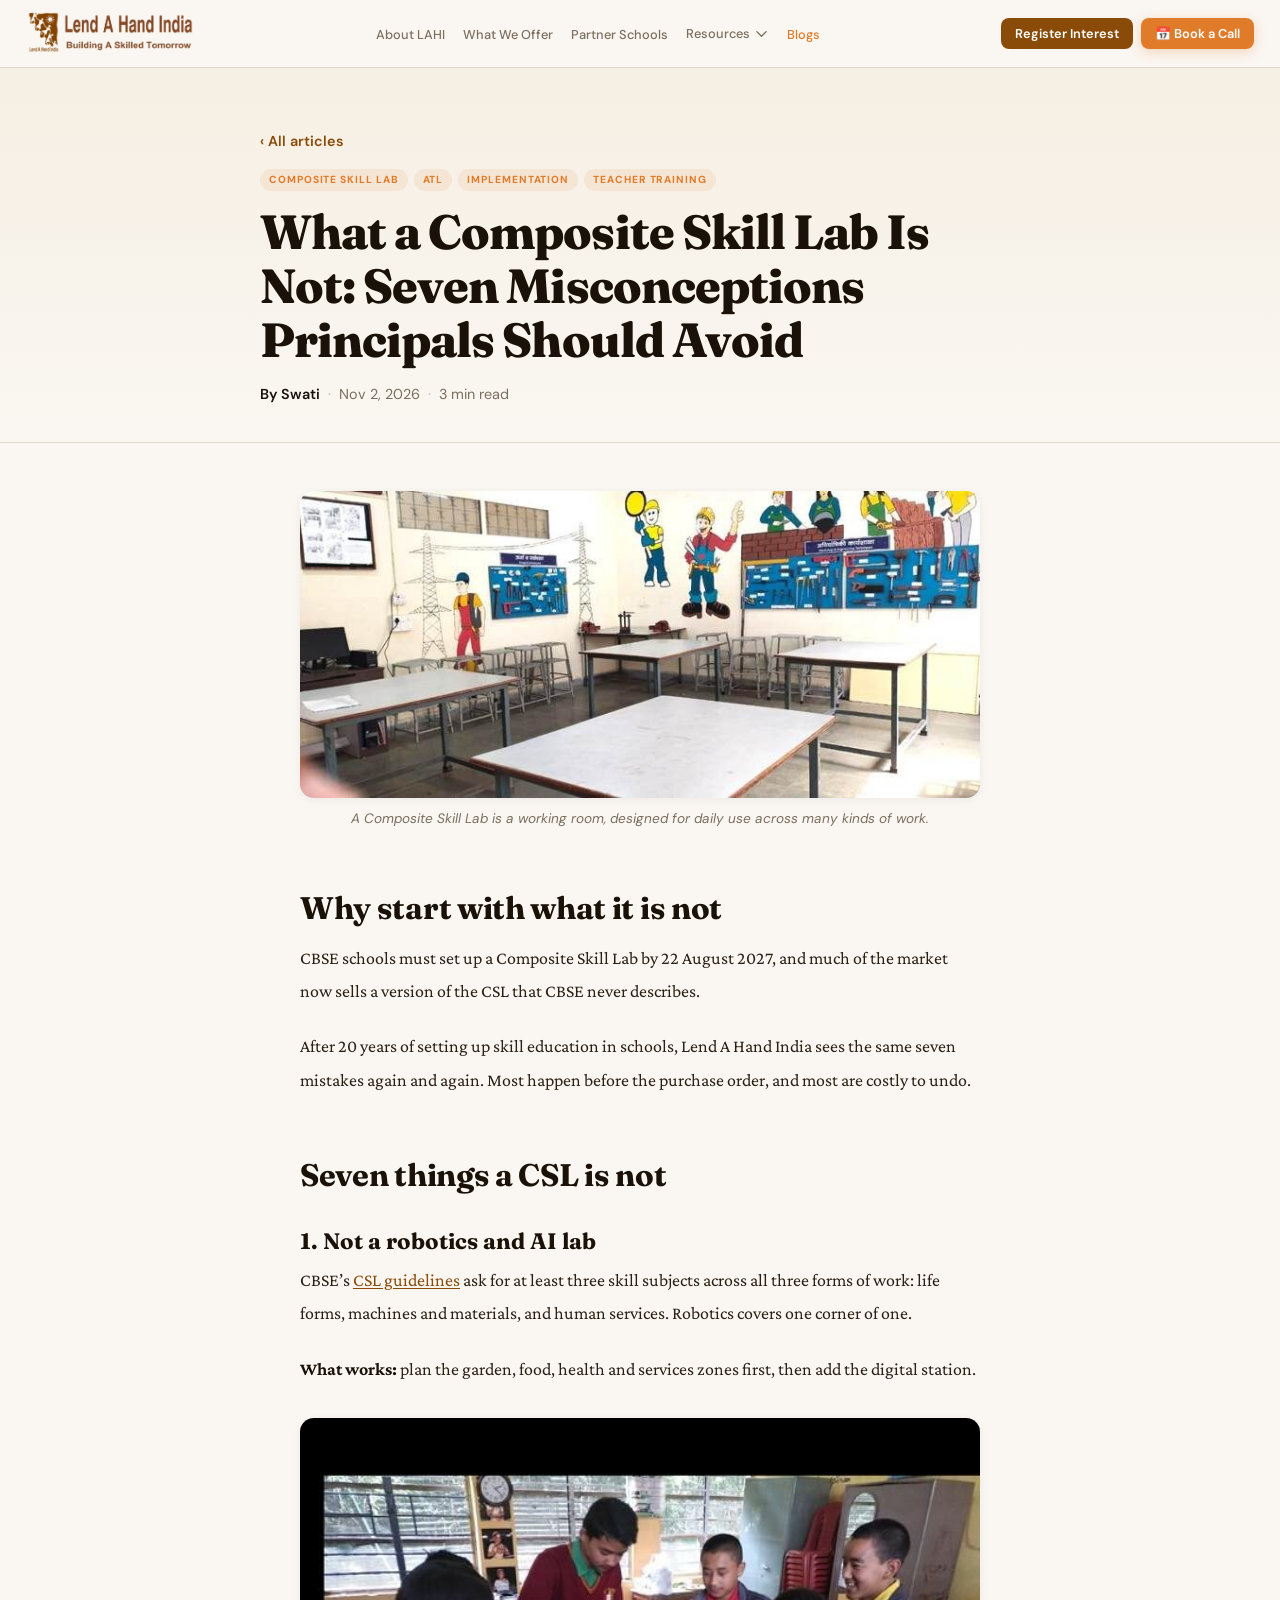
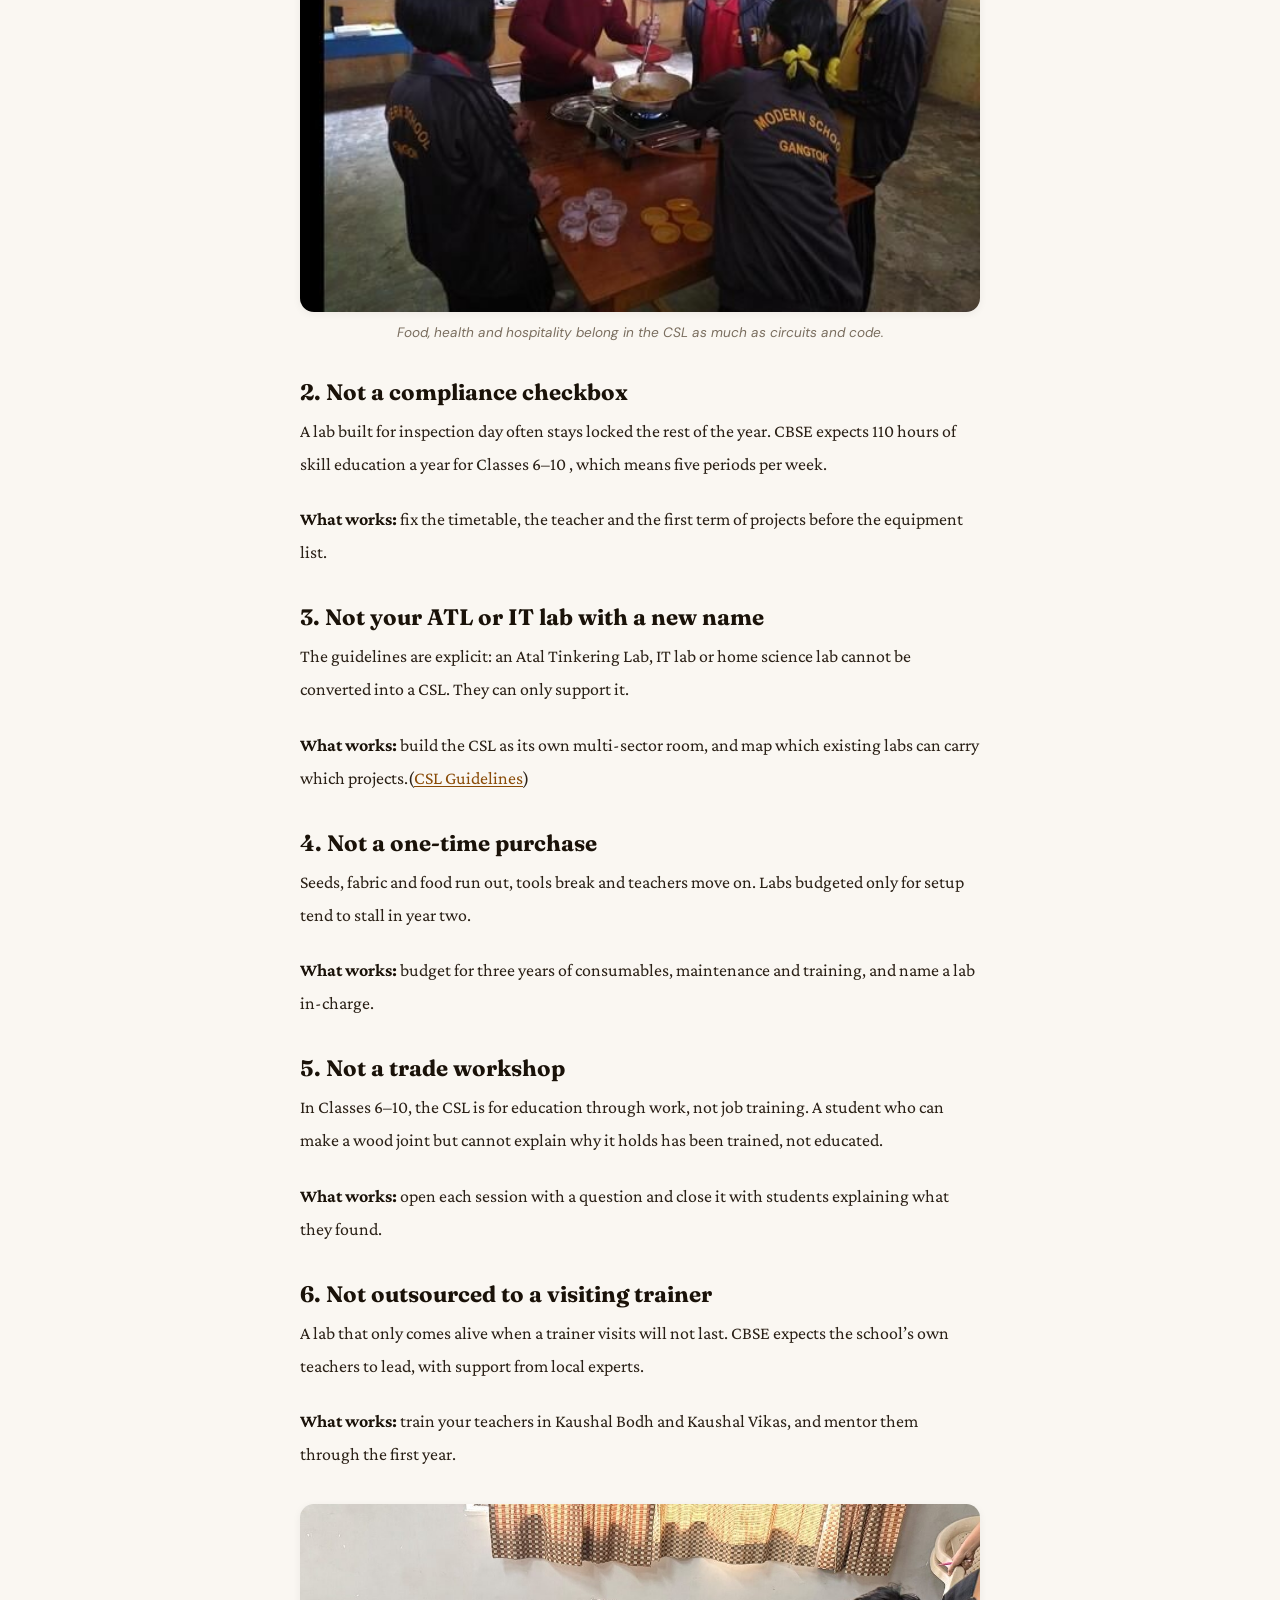
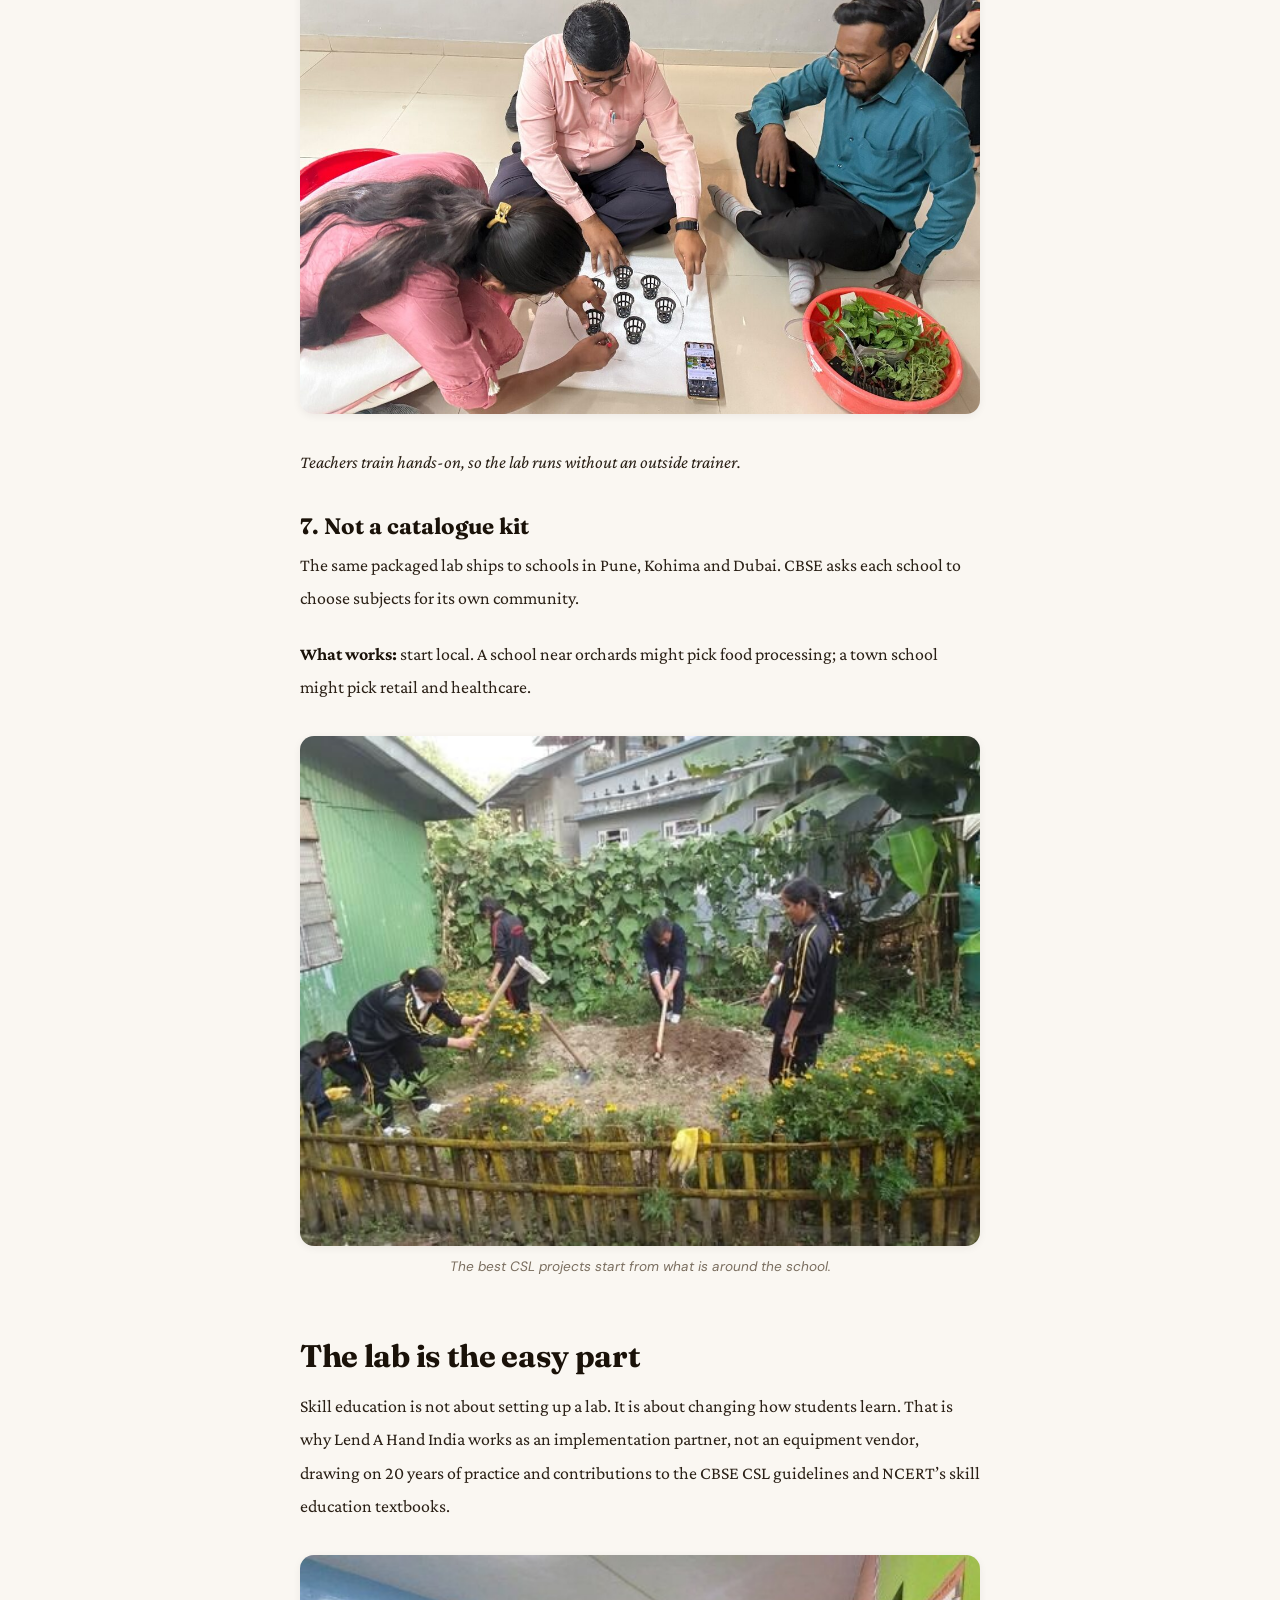
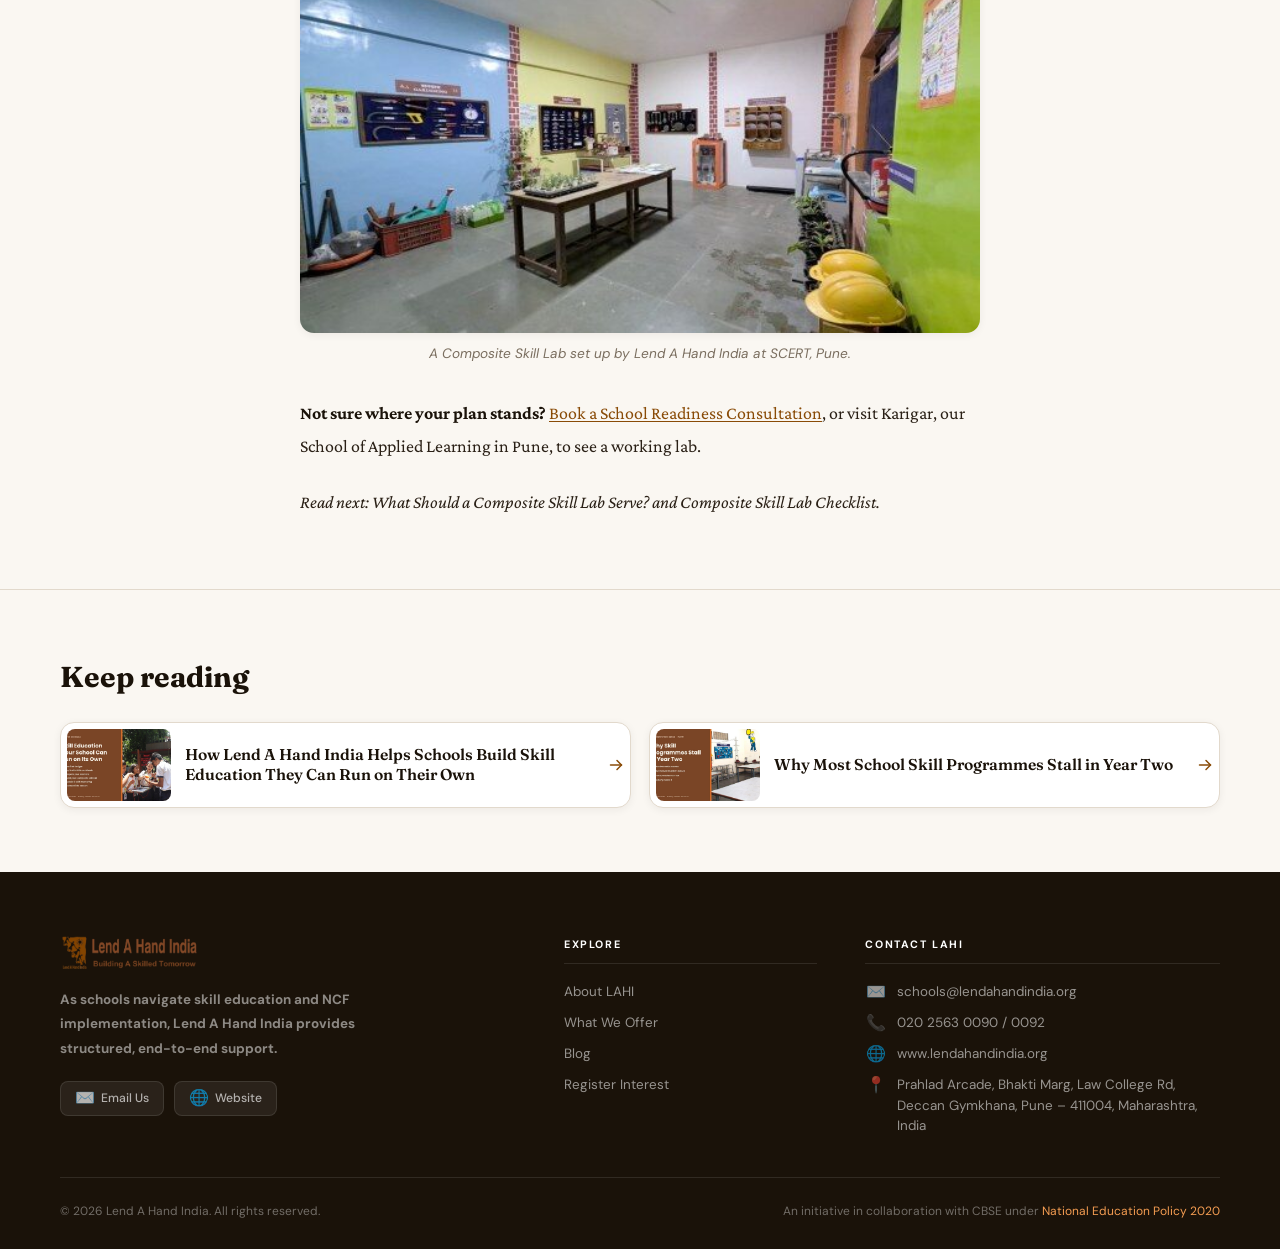
<file: blog/what-a-composite-skill-lab-is-not/index.html>
<!doctype html>
<html lang="en">
<head>
  <meta charset="UTF-8" />
  <link rel="icon" href="../../favicon.ico" sizes="16x16 32x32 48x48" />
  <link rel="icon" type="image/png" sizes="32x32" href="../../assets/favicon-32x32.png" />
  <link rel="apple-touch-icon" sizes="180x180" href="../../assets/apple-touch-icon.png" />
  <meta name="viewport" content="width=device-width, initial-scale=1.0" />
  <title>What a Composite Skill Lab Is Not: 7 Mistakes CBSE Schools Should Avoid | Lend A Hand India</title>
  <meta name="description" content="A Composite Skill Lab is not a robotics room, a compliance box or a renamed ATL. Seven common CSL mistakes, and what CBSE schools should do instead." />
  <meta name="robots" content="index,follow" />
  <link rel="canonical" href="https://lahiforschools.lendahandindia.org/blog/what-a-composite-skill-lab-is-not/" />
  <meta property="og:type" content="article" />
  <meta property="og:site_name" content="Lend A Hand India" />
  <meta property="og:locale" content="en_IN" />
  <meta property="og:title" content="What a Composite Skill Lab Is Not: 7 Mistakes CBSE Schools Should Avoid" />
  <meta property="og:description" content="A Composite Skill Lab is not a robotics room, a compliance box or a renamed ATL. Seven common CSL mistakes, and what CBSE schools should do instead." />
  <meta property="og:url" content="https://lahiforschools.lendahandindia.org/blog/what-a-composite-skill-lab-is-not/" />
  <meta property="og:image" content="https://lahiforschools.lendahandindia.org/assets/blog/what-a-composite-skill-lab-is-not-banner.jpg" />
  <meta property="article:published_time" content="2026-11-02" />
  <meta property="article:author" content="Swati" />
  <meta property="article:section" content="Composite Skill Lab" />
  <meta name="twitter:card" content="summary_large_image" />
  <meta name="twitter:title" content="What a Composite Skill Lab Is Not: 7 Mistakes CBSE Schools Should Avoid" />
  <meta name="twitter:description" content="A Composite Skill Lab is not a robotics room, a compliance box or a renamed ATL. Seven common CSL mistakes, and what CBSE schools should do instead." />
  <meta name="twitter:image" content="https://lahiforschools.lendahandindia.org/assets/blog/what-a-composite-skill-lab-is-not-banner.jpg" />
  <link rel="preconnect" href="https://fonts.googleapis.com" />
<link href="https://fonts.googleapis.com/css2?family=Crimson+Pro:ital,wght@0,400;0,600;0,700;1,400;1,600&family=Fraunces:ital,opsz,wght@0,9..144,300;0,9..144,600;0,9..144,800;1,9..144,400&family=DM+Sans:wght@300;400;500;600&display=swap" rel="stylesheet" />
  <link rel="stylesheet" href="../../styles.css" />
  <script type="application/ld+json">{"@context": "https://schema.org", "@type": "BlogPosting", "mainEntityOfPage": {"@type": "WebPage", "@id": "https://lahiforschools.lendahandindia.org/blog/what-a-composite-skill-lab-is-not/"}, "url": "https://lahiforschools.lendahandindia.org/blog/what-a-composite-skill-lab-is-not/", "headline": "What a Composite Skill Lab Is Not: Seven Misconceptions Principals Should Avoid", "name": "What a Composite Skill Lab Is Not: 7 Mistakes CBSE Schools Should Avoid", "description": "A Composite Skill Lab is not a robotics room, a compliance box or a renamed ATL. Seven common CSL mistakes, and what CBSE schools should do instead.", "image": ["https://lahiforschools.lendahandindia.org/assets/blog/what-a-composite-skill-lab-is-not-banner.jpg"], "datePublished": "2026-11-02", "dateModified": "2026-11-02", "author": {"@type": "Person", "name": "Swati"}, "publisher": {"@type": "Organization", "name": "Lend A Hand India", "logo": {"@type": "ImageObject", "url": "https://lahiforschools.lendahandindia.org/assets/logo-lahi.png"}}, "keywords": "Composite Skill Lab, ATL, Implementation, Teacher Training", "articleSection": "Composite Skill Lab", "inLanguage": "en-IN"}</script>
  <script type="application/ld+json">{"@context": "https://schema.org", "@type": "BreadcrumbList", "itemListElement": [{"@type": "ListItem", "position": 1, "name": "Home", "item": "https://lahiforschools.lendahandindia.org/"}, {"@type": "ListItem", "position": 2, "name": "Blog", "item": "https://lahiforschools.lendahandindia.org/blog/"}, {"@type": "ListItem", "position": 3, "name": "What a Composite Skill Lab Is Not: Seven Misconceptions Principals Should Avoid", "item": "https://lahiforschools.lendahandindia.org/blog/what-a-composite-skill-lab-is-not/"}]}</script>
</head>
<body class="blog-page">
  <div class="reading-progress" aria-hidden="true"><span id="reading-progress-bar"></span></div>
  <nav>
  <a href="../../index.html" class="nav-logo">
    <img src="../../assets/logo-lahi.png" alt="Lend A Hand India — Building A Skilled Tomorrow" />
  </a>
  <ul class="nav-links">
    <li><a href="../../index.html#about">About LAHI</a></li>
    <li><a href="../../index.html#programmes">What We Offer</a></li>
    <li><a href="../../index.html#partners">Partner Schools</a></li>
    <li class="dropdown" id="resources-dropdown">
      <button class="dropdown-toggle" type="button" aria-expanded="false" aria-controls="resources-dropdown-menu">
        Resources <svg class="dropdown-chevron" width="14" height="14" viewBox="0 0 256 256" aria-hidden="true"><polyline points="48 96 128 176 208 96" fill="none" stroke="currentColor" stroke-linecap="round" stroke-linejoin="round" stroke-width="24"></polyline></svg>
      </button>
      <ul class="dropdown-menu" id="resources-dropdown-menu">
        <li><a href="../../index.html#faq">FAQs</a></li>
        <li><a href="../../index.html#visit">Virtual Tour of Karigar</a></li>
        <li><a href="../../index.html#timetable-gen">Timetable Generator</a></li>
        <li><a href="../../index.html#resources-brochures">Downloadable Brochures</a></li>
        <li><a href="../../index.html#resources-webinars">Webinars</a></li>
        <li><a href="../../index.html#testimonials">Testimonials</a></li>
        <li><a href="../../index.html#gallery-mosaic">Gallery</a></li>
      </ul>
    </li>
    <li><a href="../../blog/" class="is-current-nav">Blogs</a></li>
  </ul>
  <div class="nav-ctas">
    <a href="../../index.html#register" class="nav-cta">Register Interest</a>
    <a href="https://calendar.app.google/NGyU42gqyEWC4U678" target="_blank" rel="noopener" class="nav-cta nav-cta-book">📅 Book a Call</a>
  </div>
  <a href="../../index.html#register-form" class="nav-cta mobile-header-cta">Register Interest</a>
  <button class="nav-hamburger" id="hamburger" aria-label="Open menu" aria-expanded="false" aria-controls="mobile-nav">
    <span></span><span></span><span></span>
  </button>
</nav>
<div class="mobile-nav-overlay" id="mobile-nav">
  <a href="../../index.html#about" class="mobile-nav-link">About LAHI</a>
  <a href="../../index.html#programmes" class="mobile-nav-link">What We Offer</a>
  <a href="../../index.html#partners" class="mobile-nav-link">Partner Schools</a>
  <div class="mobile-nav-dropdown">
    <button class="mobile-nav-link mobile-dropdown-toggle" type="button" aria-expanded="false" aria-controls="mobile-resources-menu">
      Resources <svg class="mobile-dropdown-chevron" width="14" height="14" viewBox="0 0 256 256" aria-hidden="true"><polyline points="48 96 128 176 208 96" fill="none" stroke="currentColor" stroke-linecap="round" stroke-linejoin="round" stroke-width="24"></polyline></svg>
    </button>
    <div class="mobile-dropdown-menu" id="mobile-resources-menu">
      <a href="../../index.html#faq" class="mobile-sub-nav-link">FAQs</a>
      <a href="../../index.html#visit" class="mobile-sub-nav-link">Virtual Tour of Karigar</a>
      <a href="../../index.html#timetable-gen" class="mobile-sub-nav-link">Timetable Generator</a>
      <a href="../../index.html#resources-brochures" class="mobile-sub-nav-link">Downloadable Brochures</a>
      <a href="../../index.html#resources-webinars" class="mobile-sub-nav-link">Webinars</a>
      <a href="../../index.html#testimonials" class="mobile-sub-nav-link">Testimonials</a>
      <a href="../../index.html#gallery-mosaic" class="mobile-sub-nav-link">Gallery</a>
    </div>
  </div>
  <a href="../../blog/" class="mobile-nav-link">Blogs</a>
  <a href="../../index.html#register-form" class="mobile-cta mobile-nav-link">Register Interest</a>
  <a href="https://calendar.app.google/NGyU42gqyEWC4U678" target="_blank" rel="noopener" class="mobile-cta mobile-cta-book mobile-nav-link">📅 Book a Call</a>
</div>
  <main>
    <article class="article">
      <header class="article-hero">
        <div class="article-hero-inner reveal">
          <a class="article-back" href="../">‹ All articles</a>
          <div class="blog-tags"><span class="blog-tag">Composite Skill Lab</span><span class="blog-tag">ATL</span><span class="blog-tag">Implementation</span><span class="blog-tag">Teacher Training</span></div>
          <h1 class="article-title">What a Composite Skill Lab Is Not: Seven Misconceptions Principals Should Avoid</h1>
          <div class="article-byline">
            <span class="article-author">By Swati</span>
            <span class="article-dot">·</span>
            <span>Nov 2, 2026</span>
            <span class="article-dot">·</span>
            <span>3 min read</span>
          </div>
        </div>
      </header>
      <div class="article-body">
        <figure class="article-figure"><img src="../../assets/blog/what-a-composite-skill-lab-is-not-01.jpg" alt="A Composite Skill Lab is a working room, designed for daily use across many kinds of work." width="720" height="325" loading="lazy" decoding="async"><figcaption>A Composite Skill Lab is a working room, designed for daily use across many kinds of work.</figcaption></figure>
<h2><strong>Why start with what it is not</strong></h2>
<p>CBSE schools must set up a Composite Skill Lab by 22 August 2027, and much of the market now sells a version of the CSL that CBSE never describes.</p>
<p>After 20 years of setting up skill education in schools, Lend A Hand India sees the same seven mistakes again and again. Most happen before the purchase order, and most are costly to undo.</p>
<h2><strong>Seven things a CSL is not</strong></h2>
<h3><strong>1. Not a robotics and AI lab</strong></h3>
<p>CBSE’s <a href="https://skilleducation.cbseit.in/web_material/handbooks_manuals/2026-2027/comp_skill_lab.pdf" target="_blank" rel="noopener">CSL guidelines</a> ask for at least three skill subjects across all three forms of work: life forms, machines and materials, and human services. Robotics covers one corner of one.</p>
<p><strong>What works:</strong> plan the garden, food, health and services zones first, then add the digital station.</p>
<figure class="article-figure"><img src="../../assets/blog/what-a-composite-skill-lab-is-not-02.jpg" alt="Food, health and hospitality belong in the CSL as much as circuits and code." width="576" height="419" loading="lazy" decoding="async"><figcaption>Food, health and hospitality belong in the CSL as much as circuits and code.</figcaption></figure>
<h3><strong>2. Not a compliance checkbox</strong></h3>
<p>A lab built for inspection day often stays locked the rest of the year. CBSE expects 110 hours of skill education a year for Classes 6–10 , which means five periods per week.</p>
<p><strong>What works:</strong> fix the timetable, the teacher and the first term of projects before the equipment list.</p>
<h3><strong>3. Not your ATL or IT lab with a new name</strong></h3>
<p>The guidelines are explicit: an Atal Tinkering Lab, IT lab or home science lab cannot be converted into a CSL. They can only support it.</p>
<p><strong>What works:</strong> build the CSL as its own multi-sector room, and map which existing labs can carry which projects.(<a href="https://skilleducation.cbseit.in/web_material/handbooks_manuals/2026-2027/comp_skill_lab.pdf" target="_blank" rel="noopener">CSL Guidelines</a>)</p>
<h3><strong>4. Not a one-time purchase</strong></h3>
<p>Seeds, fabric and food run out, tools break and teachers move on. Labs budgeted only for setup tend to stall in year two.</p>
<p><strong>What works:</strong> budget for three years of consumables, maintenance and training, and name a lab in-charge.</p>
<h3><strong>5. Not a trade workshop</strong></h3>
<p>In Classes 6–10, the CSL is for education through work, not job training. A student who can make a wood joint but cannot explain why it holds has been trained, not educated.</p>
<p><strong>What works:</strong> open each session with a question and close it with students explaining what they found.</p>
<h3><strong>6. Not outsourced to a visiting trainer</strong></h3>
<p>A lab that only comes alive when a trainer visits will not last. CBSE expects the school’s own teachers to lead, with support from local experts.</p>
<p><strong>What works:</strong> train your teachers in Kaushal Bodh and Kaushal Vikas, and mentor them through the first year.</p>
<figure class="article-figure"><img src="../../assets/blog/what-a-composite-skill-lab-is-not-03.jpg" alt="What a Composite Skill Lab Is Not: Seven Misconceptions Principals Should Avoid" width="1200" height="900" loading="lazy" decoding="async"></figure>
<p><em>Teachers train hands-on, so the lab runs without an outside trainer.</em></p>
<h3><strong>7. Not a catalogue kit</strong></h3>
<p>The same packaged lab ships to schools in Pune, Kohima and Dubai. CBSE asks each school to choose subjects for its own community.</p>
<p><strong>What works:</strong> start local. A school near orchards might pick food processing; a town school might pick retail and healthcare.</p>
<figure class="article-figure"><img src="../../assets/blog/what-a-composite-skill-lab-is-not-04.jpg" alt="The best CSL projects start from what is around the school." width="516" height="387" loading="lazy" decoding="async"><figcaption>The best CSL projects start from what is around the school.</figcaption></figure>
<h2><strong>The lab is the easy part</strong></h2>
<p>Skill education is not about setting up a lab. It is about changing how students learn. That is why Lend A Hand India works as an implementation partner, not an equipment vendor, drawing on 20 years of practice and contributions to the CBSE CSL guidelines and NCERT’s skill education textbooks.</p>
<figure class="article-figure"><img src="../../assets/blog/what-a-composite-skill-lab-is-not-05.jpg" alt="A Composite Skill Lab set up by Lend A Hand India at SCERT, Pune." width="550" height="306" loading="lazy" decoding="async"><figcaption>A Composite Skill Lab set up by Lend A Hand India at SCERT, Pune.</figcaption></figure>
<p><strong>Not sure where your plan stands?</strong> <a href="https://calendar.app.google/NGyU42gqyEWC4U678" target="_blank" rel="noopener">Book a School Readiness Consultation</a>, or visit Karigar, our School of Applied Learning in Pune, to see a working lab.</p>
<p><em>Read next: What Should a Composite Skill Lab Serve? and Composite Skill Lab Checklist.</em></p>
      </div>
    </article>
    <section class="related-wrap" id="keep-reading">
      <div class="section-inner reveal">
        <h2 class="related-heading">Keep reading</h2>
        <div class="related-grid"><a class="related-card" href="../skill-education-partner-for-schools/"><img class="related-thumb" src="../../assets/blog/skill-education-partner-for-schools-banner.jpg" alt="How Lend A Hand India Helps Schools Build Skill Education They Can Run on Their Own" loading="lazy" decoding="async"><span class="related-text"><span class="related-title">How Lend A Hand India Helps Schools Build Skill Education They Can Run on Their Own</span></span><span class="related-arrow" aria-hidden="true"><svg width="16" height="16" viewBox="0 0 256 256"><line x1="40" y1="128" x2="216" y2="128" fill="none" stroke="currentColor" stroke-linecap="round" stroke-linejoin="round" stroke-width="24"></line><polyline points="144 56 216 128 144 200" fill="none" stroke="currentColor" stroke-linecap="round" stroke-linejoin="round" stroke-width="24"></polyline></svg></span></a><a class="related-card" href="../why-school-skill-programmes-stall-year-two/"><img class="related-thumb" src="../../assets/blog/why-school-skill-programmes-stall-year-two-banner.jpg" alt="Why Most School Skill Programmes Stall in Year Two" loading="lazy" decoding="async"><span class="related-text"><span class="related-title">Why Most School Skill Programmes Stall in Year Two</span></span><span class="related-arrow" aria-hidden="true"><svg width="16" height="16" viewBox="0 0 256 256"><line x1="40" y1="128" x2="216" y2="128" fill="none" stroke="currentColor" stroke-linecap="round" stroke-linejoin="round" stroke-width="24"></line><polyline points="144 56 216 128 144 200" fill="none" stroke="currentColor" stroke-linecap="round" stroke-linejoin="round" stroke-width="24"></polyline></svg></span></a></div>
      </div>
    </section>
  </main>
  <div class="next-nudge" id="next-nudge" data-related="keep-reading" hidden>
    <a class="next-nudge-link" href="../skill-education-partner-for-schools/">
      <span class="next-nudge-text">
        <span class="next-nudge-label">Up next</span>
        <span class="next-nudge-title">How Lend A Hand India Helps Schools Build Skill Education They Can Run on Their Own</span>
      </span>
      <span class="next-nudge-arrow" aria-hidden="true"><svg width="16" height="16" viewBox="0 0 256 256"><line x1="40" y1="128" x2="216" y2="128" fill="none" stroke="currentColor" stroke-linecap="round" stroke-linejoin="round" stroke-width="24"></line><polyline points="144 56 216 128 144 200" fill="none" stroke="currentColor" stroke-linecap="round" stroke-linejoin="round" stroke-width="24"></polyline></svg></span>
    </a>
    <button class="next-nudge-close" type="button" aria-label="Dismiss">&times;</button>
  </div>
  <footer>
  <div class="footer-inner">
    <div class="footer-top">
      <div class="footer-brand">
        <img src="../../assets/logo-lahi.png" alt="Lend A Hand India" class="logo-img" />
        <p><strong>As schools navigate skill education and NCF implementation, Lend A Hand India provides structured, end-to-end support.</strong></p>
        <div class="footer-social">
          <a href="mailto:schools@lendahandindia.org" class="footer-badge"><span class="footer-badge-icon" aria-hidden="true">✉️</span> Email Us</a>
          <a href="http://www.lendahandindia.org" target="_blank" class="footer-badge"><span class="footer-badge-icon" aria-hidden="true">🌐</span> Website</a>
        </div>
      </div>
      <div class="footer-col">
        <h4>Explore</h4>
        <ul>
          <li><a href="../../index.html#about">About LAHI</a></li>
          <li><a href="../../index.html#programmes">What We Offer</a></li>
          <li><a href="../../blog/">Blog</a></li>
          <li><a href="../../index.html#register">Register Interest</a></li>
        </ul>
      </div>
      <div class="footer-col">
        <h4>Contact LAHI</h4>
        <ul>
          <li><span class="footer-contact-icon">✉️</span> <a href="mailto:schools@lendahandindia.org">schools@lendahandindia.org</a></li>
          <li><span class="footer-contact-icon">📞</span> <a href="tel:02025630090">020 2563 0090 / 0092</a></li>
          <li><span class="footer-contact-icon">🌐</span> <a href="http://www.lendahandindia.org" target="_blank">www.lendahandindia.org</a></li>
          <li class="footer-address"><span class="footer-contact-icon">📍</span> <span>Prahlad Arcade, Bhakti Marg, Law College Rd, Deccan Gymkhana, Pune – 411004, Maharashtra, India</span></li>
        </ul>
      </div>
    </div>
    <div class="footer-bottom">
      <p>© 2026 Lend A Hand India. All rights reserved.</p>
      <p>An initiative in collaboration with CBSE under <a href="../../index.html#policy">National Education Policy 2020</a></p>
    </div>
  </div>
</footer>
  <script src="../../blog/blog.js"></script>
</body>
</html>
</file>
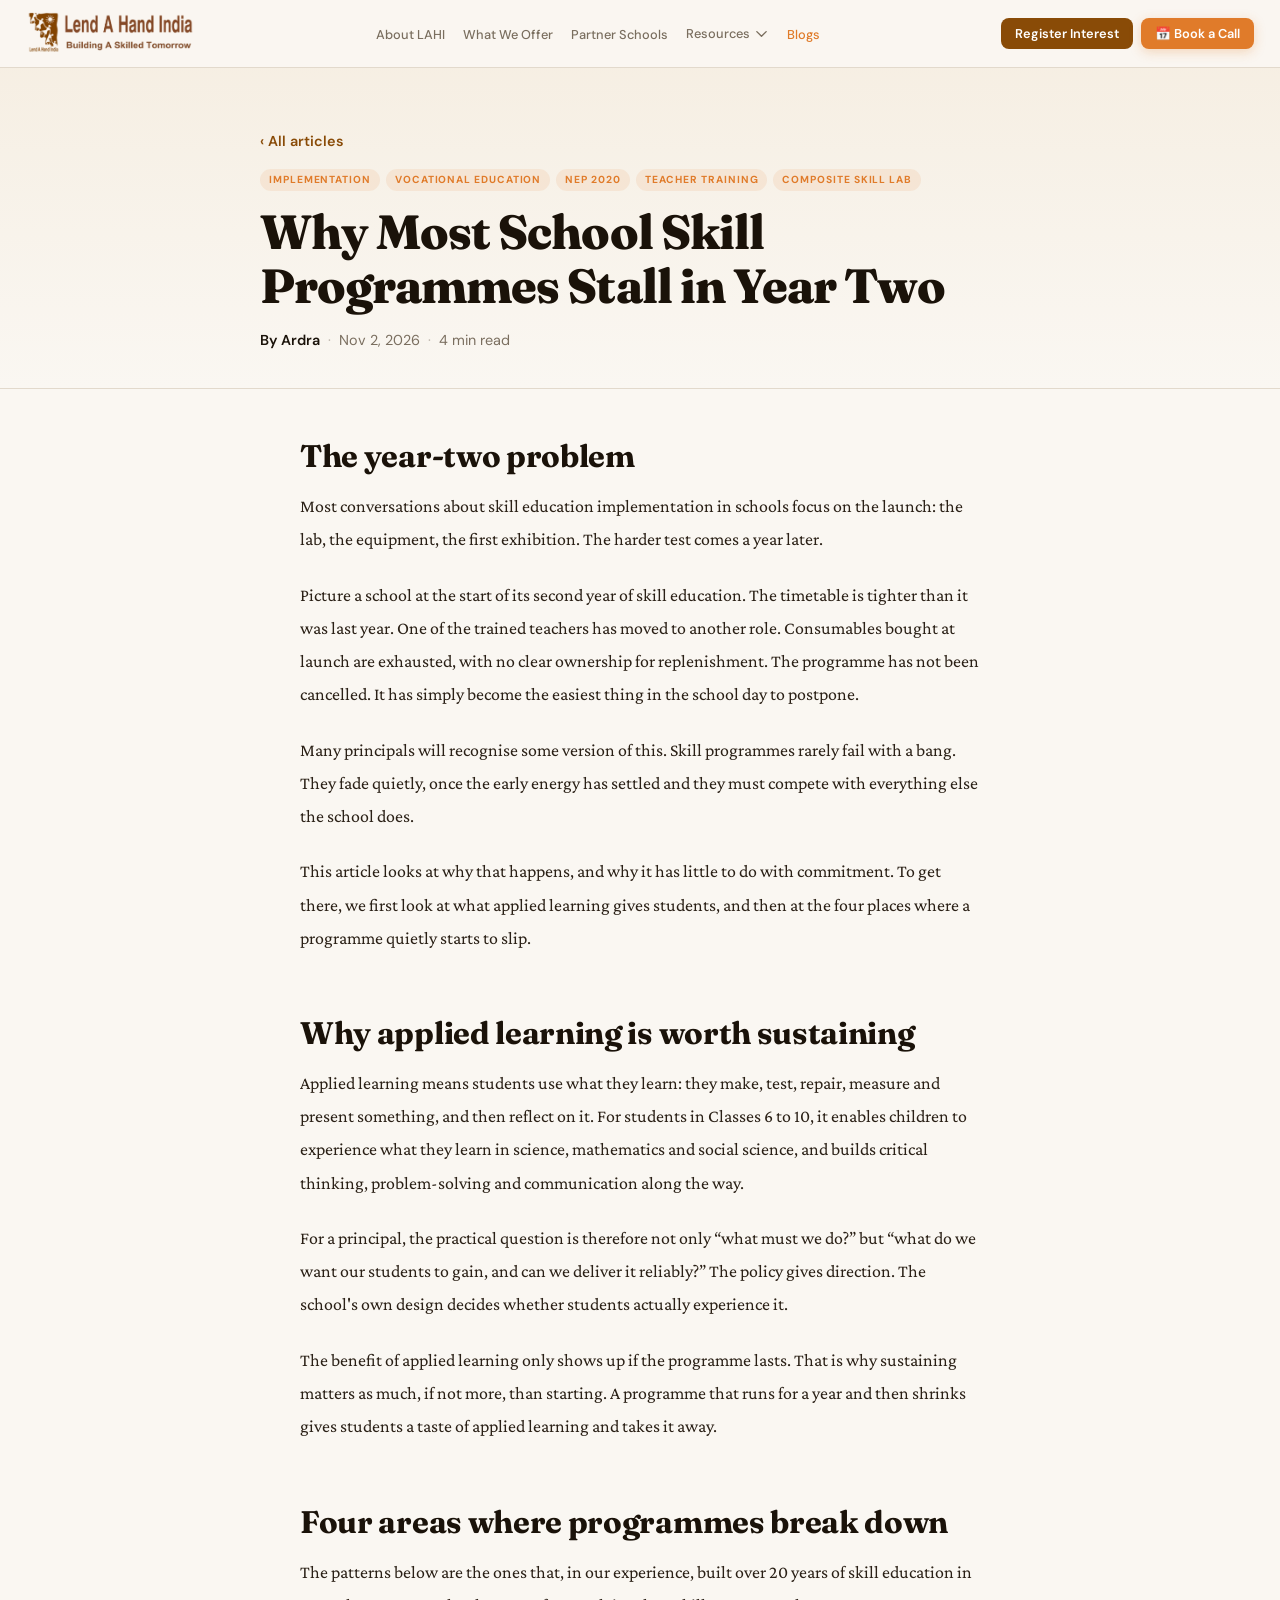
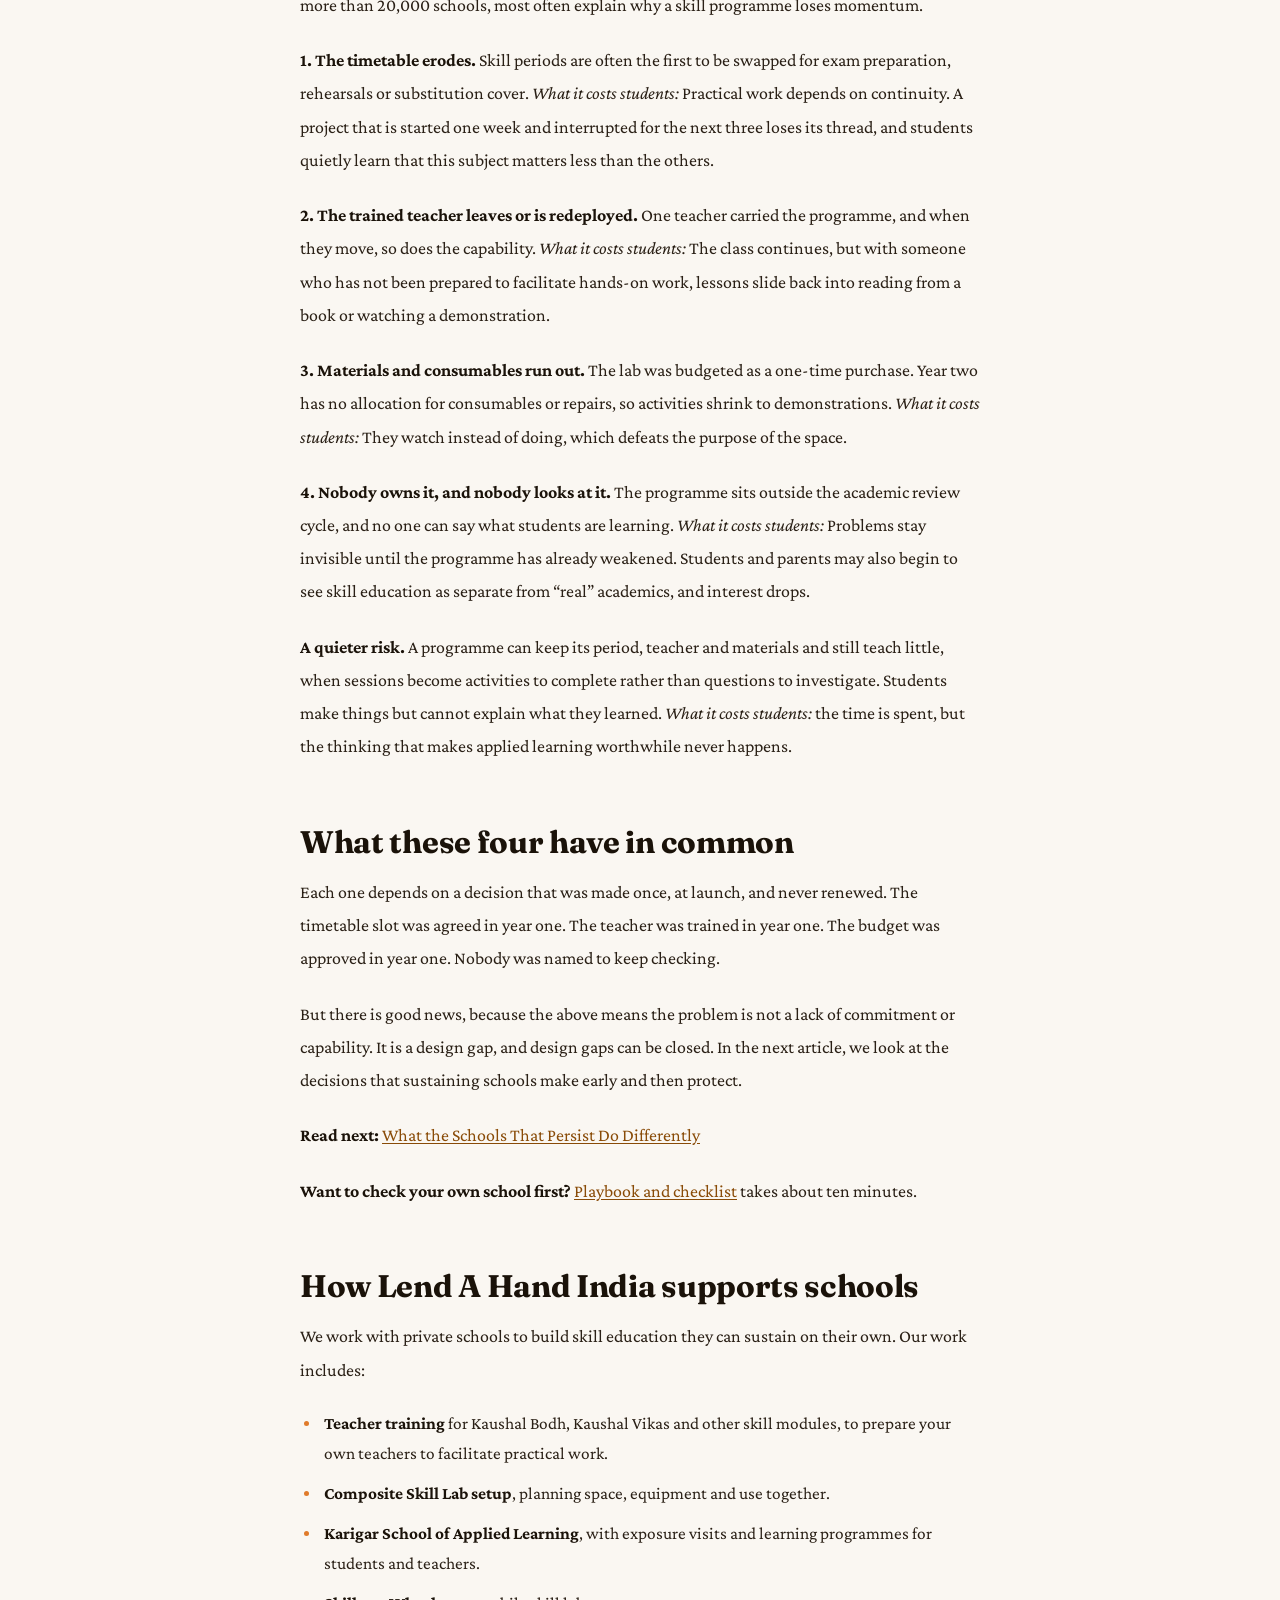
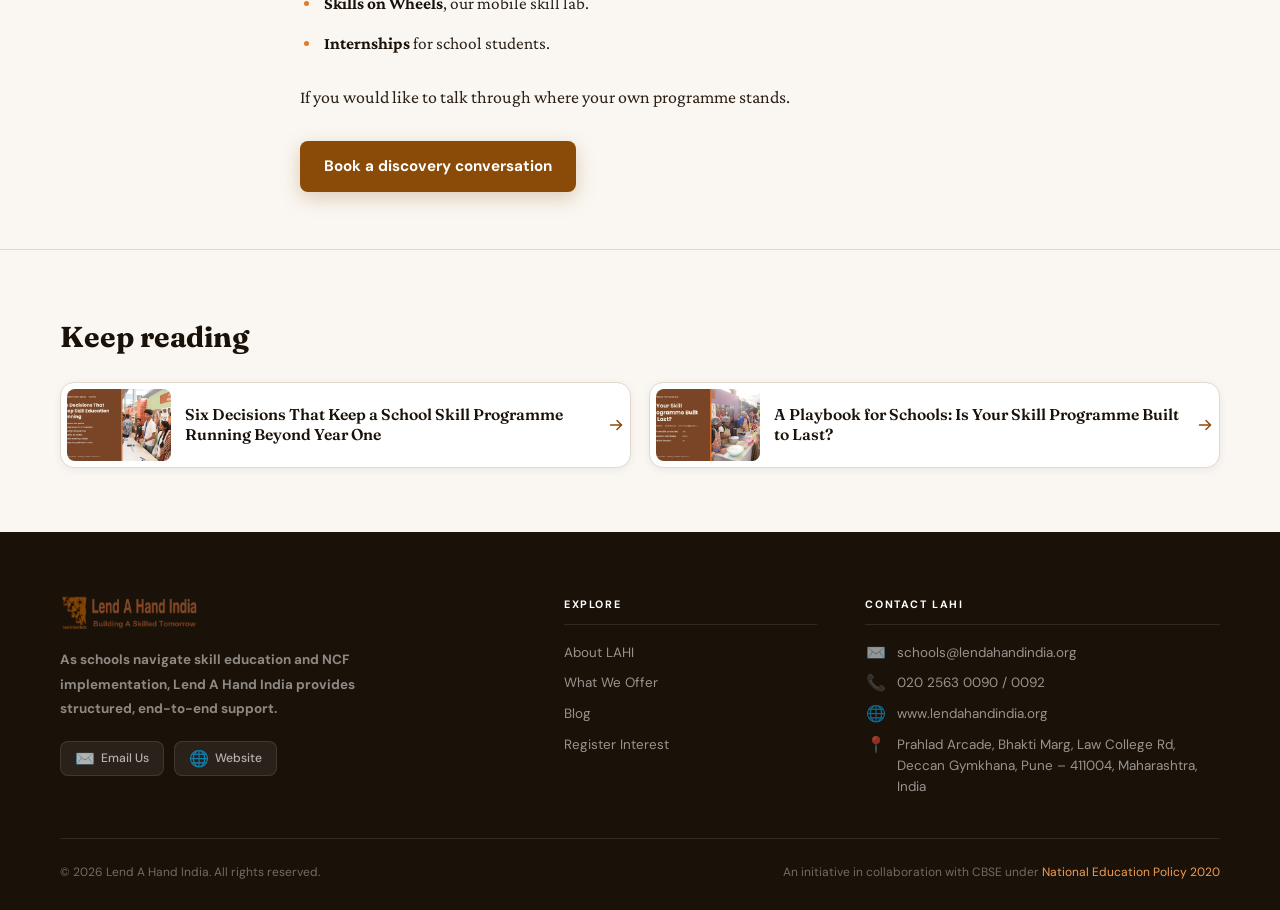
<file: blog/why-school-skill-programmes-stall-year-two/index.html>
<!doctype html>
<html lang="en">
<head>
  <meta charset="UTF-8" />
  <link rel="icon" href="../../favicon.ico" sizes="16x16 32x32 48x48" />
  <link rel="icon" type="image/png" sizes="32x32" href="../../assets/favicon-32x32.png" />
  <link rel="apple-touch-icon" sizes="180x180" href="../../assets/apple-touch-icon.png" />
  <meta name="viewport" content="width=device-width, initial-scale=1.0" />
  <title>Skill Education Implementation in Schools: Why Programmes Stall in Year Two | Lend A Hand India</title>
  <meta name="description" content="Most school skill programmes fade in year two, not at launch. Four places vocational education implementation in schools breaks down, and how to close the gap." />
  <meta name="robots" content="index,follow" />
  <link rel="canonical" href="https://lahiforschools.lendahandindia.org/blog/why-school-skill-programmes-stall-year-two/" />
  <meta property="og:type" content="article" />
  <meta property="og:site_name" content="Lend A Hand India" />
  <meta property="og:locale" content="en_IN" />
  <meta property="og:title" content="Skill Education Implementation in Schools: Why Programmes Stall in Year Two" />
  <meta property="og:description" content="Most school skill programmes fade in year two, not at launch. Four places vocational education implementation in schools breaks down, and how to close the gap." />
  <meta property="og:url" content="https://lahiforschools.lendahandindia.org/blog/why-school-skill-programmes-stall-year-two/" />
  <meta property="og:image" content="https://lahiforschools.lendahandindia.org/assets/blog/why-school-skill-programmes-stall-year-two-banner.jpg" />
  <meta property="article:published_time" content="2026-11-02" />
  <meta property="article:author" content="Ardra" />
  <meta property="article:section" content="Implementation" />
  <meta name="twitter:card" content="summary_large_image" />
  <meta name="twitter:title" content="Skill Education Implementation in Schools: Why Programmes Stall in Year Two" />
  <meta name="twitter:description" content="Most school skill programmes fade in year two, not at launch. Four places vocational education implementation in schools breaks down, and how to close the gap." />
  <meta name="twitter:image" content="https://lahiforschools.lendahandindia.org/assets/blog/why-school-skill-programmes-stall-year-two-banner.jpg" />
  <link rel="preconnect" href="https://fonts.googleapis.com" />
<link href="https://fonts.googleapis.com/css2?family=Crimson+Pro:ital,wght@0,400;0,600;0,700;1,400;1,600&family=Fraunces:ital,opsz,wght@0,9..144,300;0,9..144,600;0,9..144,800;1,9..144,400&family=DM+Sans:wght@300;400;500;600&display=swap" rel="stylesheet" />
  <link rel="stylesheet" href="../../styles.css" />
  <script type="application/ld+json">{"@context": "https://schema.org", "@type": "BlogPosting", "mainEntityOfPage": {"@type": "WebPage", "@id": "https://lahiforschools.lendahandindia.org/blog/why-school-skill-programmes-stall-year-two/"}, "url": "https://lahiforschools.lendahandindia.org/blog/why-school-skill-programmes-stall-year-two/", "headline": "Why Most School Skill Programmes Stall in Year Two", "name": "Skill Education Implementation in Schools: Why Programmes Stall in Year Two", "description": "Most school skill programmes fade in year two, not at launch. Four places vocational education implementation in schools breaks down, and how to close the gap.", "image": ["https://lahiforschools.lendahandindia.org/assets/blog/why-school-skill-programmes-stall-year-two-banner.jpg"], "datePublished": "2026-11-02", "dateModified": "2026-11-02", "author": {"@type": "Person", "name": "Ardra"}, "publisher": {"@type": "Organization", "name": "Lend A Hand India", "logo": {"@type": "ImageObject", "url": "https://lahiforschools.lendahandindia.org/assets/logo-lahi.png"}}, "keywords": "Implementation, Vocational Education, NEP 2020, Teacher Training, Composite Skill Lab", "articleSection": "Implementation", "inLanguage": "en-IN"}</script>
  <script type="application/ld+json">{"@context": "https://schema.org", "@type": "BreadcrumbList", "itemListElement": [{"@type": "ListItem", "position": 1, "name": "Home", "item": "https://lahiforschools.lendahandindia.org/"}, {"@type": "ListItem", "position": 2, "name": "Blog", "item": "https://lahiforschools.lendahandindia.org/blog/"}, {"@type": "ListItem", "position": 3, "name": "Why Most School Skill Programmes Stall in Year Two", "item": "https://lahiforschools.lendahandindia.org/blog/why-school-skill-programmes-stall-year-two/"}]}</script>
</head>
<body class="blog-page">
  <div class="reading-progress" aria-hidden="true"><span id="reading-progress-bar"></span></div>
  <nav>
  <a href="../../index.html" class="nav-logo">
    <img src="../../assets/logo-lahi.png" alt="Lend A Hand India — Building A Skilled Tomorrow" />
  </a>
  <ul class="nav-links">
    <li><a href="../../index.html#about">About LAHI</a></li>
    <li><a href="../../index.html#programmes">What We Offer</a></li>
    <li><a href="../../index.html#partners">Partner Schools</a></li>
    <li class="dropdown" id="resources-dropdown">
      <button class="dropdown-toggle" type="button" aria-expanded="false" aria-controls="resources-dropdown-menu">
        Resources <svg class="dropdown-chevron" width="14" height="14" viewBox="0 0 256 256" aria-hidden="true"><polyline points="48 96 128 176 208 96" fill="none" stroke="currentColor" stroke-linecap="round" stroke-linejoin="round" stroke-width="24"></polyline></svg>
      </button>
      <ul class="dropdown-menu" id="resources-dropdown-menu">
        <li><a href="../../index.html#faq">FAQs</a></li>
        <li><a href="../../index.html#visit">Virtual Tour of Karigar</a></li>
        <li><a href="../../index.html#timetable-gen">Timetable Generator</a></li>
        <li><a href="../../index.html#resources-brochures">Downloadable Brochures</a></li>
        <li><a href="../../index.html#resources-webinars">Webinars</a></li>
        <li><a href="../../index.html#testimonials">Testimonials</a></li>
        <li><a href="../../index.html#gallery-mosaic">Gallery</a></li>
      </ul>
    </li>
    <li><a href="../../blog/" class="is-current-nav">Blogs</a></li>
  </ul>
  <div class="nav-ctas">
    <a href="../../index.html#register" class="nav-cta">Register Interest</a>
    <a href="https://calendar.app.google/NGyU42gqyEWC4U678" target="_blank" rel="noopener" class="nav-cta nav-cta-book">📅 Book a Call</a>
  </div>
  <a href="../../index.html#register-form" class="nav-cta mobile-header-cta">Register Interest</a>
  <button class="nav-hamburger" id="hamburger" aria-label="Open menu" aria-expanded="false" aria-controls="mobile-nav">
    <span></span><span></span><span></span>
  </button>
</nav>
<div class="mobile-nav-overlay" id="mobile-nav">
  <a href="../../index.html#about" class="mobile-nav-link">About LAHI</a>
  <a href="../../index.html#programmes" class="mobile-nav-link">What We Offer</a>
  <a href="../../index.html#partners" class="mobile-nav-link">Partner Schools</a>
  <div class="mobile-nav-dropdown">
    <button class="mobile-nav-link mobile-dropdown-toggle" type="button" aria-expanded="false" aria-controls="mobile-resources-menu">
      Resources <svg class="mobile-dropdown-chevron" width="14" height="14" viewBox="0 0 256 256" aria-hidden="true"><polyline points="48 96 128 176 208 96" fill="none" stroke="currentColor" stroke-linecap="round" stroke-linejoin="round" stroke-width="24"></polyline></svg>
    </button>
    <div class="mobile-dropdown-menu" id="mobile-resources-menu">
      <a href="../../index.html#faq" class="mobile-sub-nav-link">FAQs</a>
      <a href="../../index.html#visit" class="mobile-sub-nav-link">Virtual Tour of Karigar</a>
      <a href="../../index.html#timetable-gen" class="mobile-sub-nav-link">Timetable Generator</a>
      <a href="../../index.html#resources-brochures" class="mobile-sub-nav-link">Downloadable Brochures</a>
      <a href="../../index.html#resources-webinars" class="mobile-sub-nav-link">Webinars</a>
      <a href="../../index.html#testimonials" class="mobile-sub-nav-link">Testimonials</a>
      <a href="../../index.html#gallery-mosaic" class="mobile-sub-nav-link">Gallery</a>
    </div>
  </div>
  <a href="../../blog/" class="mobile-nav-link">Blogs</a>
  <a href="../../index.html#register-form" class="mobile-cta mobile-nav-link">Register Interest</a>
  <a href="https://calendar.app.google/NGyU42gqyEWC4U678" target="_blank" rel="noopener" class="mobile-cta mobile-cta-book mobile-nav-link">📅 Book a Call</a>
</div>
  <main>
    <article class="article">
      <header class="article-hero">
        <div class="article-hero-inner reveal">
          <a class="article-back" href="../">‹ All articles</a>
          <div class="blog-tags"><span class="blog-tag">Implementation</span><span class="blog-tag">Vocational Education</span><span class="blog-tag">NEP 2020</span><span class="blog-tag">Teacher Training</span><span class="blog-tag">Composite Skill Lab</span></div>
          <h1 class="article-title">Why Most School Skill Programmes Stall in Year Two</h1>
          <div class="article-byline">
            <span class="article-author">By Ardra</span>
            <span class="article-dot">·</span>
            <span>Nov 2, 2026</span>
            <span class="article-dot">·</span>
            <span>4 min read</span>
          </div>
        </div>
      </header>
      <div class="article-body">
        <h2><strong>The year-two problem</strong></h2>
<p>Most conversations about skill education implementation in schools focus on the launch: the lab, the equipment, the first exhibition. The harder test comes a year later.</p>
<p>Picture a school at the start of its second year of skill education. The timetable is tighter than it was last year. One of the trained teachers has moved to another role. Consumables bought at launch are exhausted, with no clear ownership for replenishment. The programme has not been cancelled. It has simply become the easiest thing in the school day to postpone.</p>
<p>Many principals will recognise some version of this. Skill programmes rarely fail with a bang. They fade quietly, once the early energy has settled and they must compete with everything else the school does.</p>
<p>This article looks at why that happens, and why it has little to do with commitment. To get there, we first look at what applied learning gives students, and then at the four places where a programme quietly starts to slip.</p>
<h2><strong>Why applied learning is worth sustaining</strong></h2>
<p>Applied learning means students use what they learn: they make, test, repair, measure and present something, and then reflect on it. For students in Classes 6 to 10, it enables children to experience what they learn in science, mathematics and social science, and builds critical thinking, problem-solving and communication along the way.</p>
<p>For a principal, the practical question is therefore not only “what must we do?” but “what do we want our students to gain, and can we deliver it reliably?” The policy gives direction. The school's own design decides whether students actually experience it.</p>
<p>The benefit of applied learning only shows up if the programme lasts. That is why sustaining matters as much, if not more, than starting. A programme that runs for a year and then shrinks gives students a taste of applied learning and takes it away.</p>
<h2><strong>Four areas where programmes break down</strong></h2>
<p>The patterns below are the ones that, in our experience, built over 20 years of skill education in more than 20,000 schools, most often explain why a skill programme loses momentum.</p>
<p><strong>1. The timetable erodes.</strong> Skill periods are often the first to be swapped for exam preparation, rehearsals or substitution cover. <em>What it costs students:</em> Practical work depends on continuity. A project that is started one week and interrupted for the next three loses its thread, and students quietly learn that this subject matters less than the others.</p>
<p><strong>2. The trained teacher leaves or is redeployed.</strong> One teacher carried the programme, and when they move, so does the capability. <em>What it costs students:</em> The class continues, but with someone who has not been prepared to facilitate hands-on work, lessons slide back into reading from a book or watching a demonstration.</p>
<p><strong>3. Materials and consumables run out.</strong> The lab was budgeted as a one-time purchase. Year two has no allocation for consumables or repairs, so activities shrink to demonstrations. <em>What it costs students:</em> They watch instead of doing, which defeats the purpose of the space.</p>
<p><strong>4. Nobody owns it, and nobody looks at it.</strong> The programme sits outside the academic review cycle, and no one can say what students are learning. <em>What it costs students:</em> Problems stay invisible until the programme has already weakened. Students and parents may also begin to see skill education as separate from “real” academics, and interest drops.</p>
<p><strong>A quieter risk. </strong>A programme can keep its period, teacher and materials and still teach little, when sessions become activities to complete rather than questions to investigate. Students make things but cannot explain what they learned. <em>What it costs students:</em> the time is spent, but the thinking that makes applied learning worthwhile never happens.</p>
<h2><strong>What these four have in common</strong></h2>
<p>Each one depends on a decision that was made once, at launch, and never renewed. The timetable slot was agreed in year one. The teacher was trained in year one. The budget was approved in year one. Nobody was named to keep checking.</p>
<p>But there is good news, because the above means the problem is not a lack of commitment or capability. It is a design gap, and design gaps can be closed. In the next article, we look at the decisions that sustaining schools make early and then protect.</p>
<p><strong>Read next:</strong> <a href="../sustaining-skill-education-in-schools/">What the Schools That Persist Do Differently</a></p>
<p><strong>Want to check your own school first?</strong> <a href="../skill-education-playbook-for-schools/">Playbook and checklist</a> takes about ten minutes.</p>
<h2><strong>How Lend A Hand India supports schools</strong></h2>
<p>We work with private schools to build skill education they can sustain on their own. Our work includes:</p>
<ul class="article-list"><li><strong>Teacher training</strong> for Kaushal Bodh, Kaushal Vikas and other skill modules, to prepare your own teachers to facilitate practical work.</li><li><strong>Composite Skill Lab setup</strong>, planning space, equipment and use together.</li><li><strong>Karigar School of Applied Learning</strong>, with exposure visits and learning programmes for students and teachers.</li><li><strong>Skills on Wheels</strong>, our mobile skill lab.</li><li><strong>Internships</strong> for school students.</li></ul>
<p>If you would like to talk through where your own programme stands.</p>
<div class="article-inline-cta"><a class="btn-primary" href="https://calendar.app.google/NGyU42gqyEWC4U678" target="_blank" rel="noopener">Book a discovery conversation</a></div>
      </div>
    </article>
    <section class="related-wrap" id="keep-reading">
      <div class="section-inner reveal">
        <h2 class="related-heading">Keep reading</h2>
        <div class="related-grid"><a class="related-card" href="../sustaining-skill-education-in-schools/"><img class="related-thumb" src="../../assets/blog/sustaining-skill-education-in-schools-banner.jpg" alt="Six Decisions That Keep a School Skill Programme Running Beyond Year One" loading="lazy" decoding="async"><span class="related-text"><span class="related-title">Six Decisions That Keep a School Skill Programme Running Beyond Year One</span></span><span class="related-arrow" aria-hidden="true"><svg width="16" height="16" viewBox="0 0 256 256"><line x1="40" y1="128" x2="216" y2="128" fill="none" stroke="currentColor" stroke-linecap="round" stroke-linejoin="round" stroke-width="24"></line><polyline points="144 56 216 128 144 200" fill="none" stroke="currentColor" stroke-linecap="round" stroke-linejoin="round" stroke-width="24"></polyline></svg></span></a><a class="related-card" href="../skill-education-playbook-for-schools/"><img class="related-thumb" src="../../assets/blog/skill-education-playbook-for-schools-banner.jpg" alt="A Playbook for Schools: Is Your Skill Programme Built to Last?" loading="lazy" decoding="async"><span class="related-text"><span class="related-title">A Playbook for Schools: Is Your Skill Programme Built to Last?</span></span><span class="related-arrow" aria-hidden="true"><svg width="16" height="16" viewBox="0 0 256 256"><line x1="40" y1="128" x2="216" y2="128" fill="none" stroke="currentColor" stroke-linecap="round" stroke-linejoin="round" stroke-width="24"></line><polyline points="144 56 216 128 144 200" fill="none" stroke="currentColor" stroke-linecap="round" stroke-linejoin="round" stroke-width="24"></polyline></svg></span></a></div>
      </div>
    </section>
  </main>
  <div class="next-nudge" id="next-nudge" data-related="keep-reading" hidden>
    <a class="next-nudge-link" href="../sustaining-skill-education-in-schools/">
      <span class="next-nudge-text">
        <span class="next-nudge-label">Up next</span>
        <span class="next-nudge-title">Six Decisions That Keep a School Skill Programme Running Beyond Year One</span>
      </span>
      <span class="next-nudge-arrow" aria-hidden="true"><svg width="16" height="16" viewBox="0 0 256 256"><line x1="40" y1="128" x2="216" y2="128" fill="none" stroke="currentColor" stroke-linecap="round" stroke-linejoin="round" stroke-width="24"></line><polyline points="144 56 216 128 144 200" fill="none" stroke="currentColor" stroke-linecap="round" stroke-linejoin="round" stroke-width="24"></polyline></svg></span>
    </a>
    <button class="next-nudge-close" type="button" aria-label="Dismiss">&times;</button>
  </div>
  <footer>
  <div class="footer-inner">
    <div class="footer-top">
      <div class="footer-brand">
        <img src="../../assets/logo-lahi.png" alt="Lend A Hand India" class="logo-img" />
        <p><strong>As schools navigate skill education and NCF implementation, Lend A Hand India provides structured, end-to-end support.</strong></p>
        <div class="footer-social">
          <a href="mailto:schools@lendahandindia.org" class="footer-badge"><span class="footer-badge-icon" aria-hidden="true">✉️</span> Email Us</a>
          <a href="http://www.lendahandindia.org" target="_blank" class="footer-badge"><span class="footer-badge-icon" aria-hidden="true">🌐</span> Website</a>
        </div>
      </div>
      <div class="footer-col">
        <h4>Explore</h4>
        <ul>
          <li><a href="../../index.html#about">About LAHI</a></li>
          <li><a href="../../index.html#programmes">What We Offer</a></li>
          <li><a href="../../blog/">Blog</a></li>
          <li><a href="../../index.html#register">Register Interest</a></li>
        </ul>
      </div>
      <div class="footer-col">
        <h4>Contact LAHI</h4>
        <ul>
          <li><span class="footer-contact-icon">✉️</span> <a href="mailto:schools@lendahandindia.org">schools@lendahandindia.org</a></li>
          <li><span class="footer-contact-icon">📞</span> <a href="tel:02025630090">020 2563 0090 / 0092</a></li>
          <li><span class="footer-contact-icon">🌐</span> <a href="http://www.lendahandindia.org" target="_blank">www.lendahandindia.org</a></li>
          <li class="footer-address"><span class="footer-contact-icon">📍</span> <span>Prahlad Arcade, Bhakti Marg, Law College Rd, Deccan Gymkhana, Pune – 411004, Maharashtra, India</span></li>
        </ul>
      </div>
    </div>
    <div class="footer-bottom">
      <p>© 2026 Lend A Hand India. All rights reserved.</p>
      <p>An initiative in collaboration with CBSE under <a href="../../index.html#policy">National Education Policy 2020</a></p>
    </div>
  </div>
</footer>
  <script src="../../blog/blog.js"></script>
</body>
</html>
</file>
<file: styles.css>
/* ═══════════════════════════════════════════════
   LAHI × CBSE  —  Design System
   Fonts: Fraunces (headings) · DM Sans (body) · Crimson Pro (accents)
═══════════════════════════════════════════════ */

:root {
  --ink: #1a1209;
  --cream: #faf7f2;
  --warm: #f5ede0;
  --saffron: #e07b2a;
  --saffron-light: #f59d52;
  --teal: #894b07;
  --teal-light: #b06415;
  --gold: #c9922e;
  --muted: #7a6e5f;
  --border: #e2d9cc;
  --surface: #ffffff;
  --shadow-sm: 0 2px 8px rgba(26, 18, 9, 0.06);
  --shadow-md: 0 6px 24px rgba(26, 18, 9, 0.09);
  --shadow-lg: 0 16px 48px rgba(26, 18, 9, 0.12);
  --radius-sm: 8px;
  --radius-md: 14px;
  --radius-lg: 20px;
  --radius-xl: 28px;
  --font-body: "DM Sans", Arial, sans-serif;
  --font-display: "Fraunces", "Crimson Pro", serif;
  --font-serif: "Crimson Pro", Georgia, serif;
  /* Social top bar: --topbar-h tracks the visible height (collapses on scroll),
     --topbar-space is the constant space reserved at the top of the hero. */
  --topbar-h: 0px;
  --topbar-space: 0px;
  --icon-arrow-right: url("data:image/svg+xml,%3Csvg xmlns='http://www.w3.org/2000/svg' viewBox='0 0 256 256'%3E%3Cline x1='40' y1='128' x2='216' y2='128' fill='none' stroke='black' stroke-linecap='round' stroke-linejoin='round' stroke-width='16'/%3E%3Cpolyline points='144 56 216 128 144 200' fill='none' stroke='black' stroke-linecap='round' stroke-linejoin='round' stroke-width='16'/%3E%3C/svg%3E");
}

*,
*::before,
*::after {
  box-sizing: border-box;
  margin: 0;
  padding: 0;
}
html {
  scroll-behavior: smooth;
}
body {
  font-family: var(--font-body);
  background: var(--cream);
  color: var(--ink);
  overflow-x: hidden;
  line-height: 1.6;
  -webkit-font-smoothing: antialiased;
}
.direction-icon-sprite {
  position: absolute;
  width: 0;
  height: 0;
  overflow: hidden;
}
.direction-icon {
  display: block;
  flex: 0 0 auto;
}
.up-right-arrow-icon {
  width: 1.1em;
  height: 1.1em;
}
.down-arrow-icon {
  width: 1.05em;
  height: 1.05em;
}
img {
  display: block;
  max-width: 100%;
}
a {
  color: inherit;
}
button {
  font-family: inherit;
}

/* NAV */
nav {
  position: fixed;
  top: var(--topbar-h);
  left: 0;
  right: 0;
  z-index: 200;
  height: 68px;
  background: rgba(250, 247, 242, 0.94);
  backdrop-filter: blur(16px);
  border-bottom: 1px solid var(--border);
  display: flex;
  align-items: center;
  justify-content: space-between;
  padding: 0 clamp(12px, 2vw, 32px);
  gap: 12px;
}
.nav-logo {
  display: inline-flex;
  align-items: center;
  text-decoration: none;
  flex-shrink: 0;
}
.nav-logo img {
  height: 44px;
  width: auto;
  object-fit: contain;
  border-radius: 4px;
}
/* Nav links list — sits between logo and CTA group */
.nav-links {
  display: flex;
  gap: clamp(10px, 1.4vw, 22px);
  list-style: none;
  align-items: center;
  flex: 1;
  justify-content: center;
  flex-wrap: nowrap;
  min-width: 0;
}
.nav-links a,
.dropdown-toggle {
  text-decoration: none;
  color: var(--muted);
  font-size: clamp(0.8rem, 1vw, 0.88rem);
  font-weight: 500;
  transition: color 0.2s;
  white-space: nowrap;
}
.nav-links a:hover,
.dropdown-toggle:hover {
  color: var(--teal);
}

.dropdown {
  position: relative;
}

.dropdown-toggle {
  display: flex;
  align-items: center;
  gap: 4px;
  background: none;
  border: 0;
  padding: 8px 0;
  cursor: pointer;
}

.dropdown-chevron {
  display: block;
  width: 15px;
  height: 15px;
  flex: 0 0 auto;
}

.dropdown-menu {
  position: absolute;
  top: calc(100% + 8px);
  left: 50%;
  transform: translateX(-50%) translateY(-6px);
  list-style: none;

  min-width: 218px;
  background: #fff;
  border: 1px solid var(--border);
  border-radius: 10px;
  padding: 6px;
  box-shadow: 0 10px 25px rgba(0, 0, 0, 0.12);

  opacity: 0;
  visibility: hidden;
  transition: opacity 0.2s ease, visibility 0.2s ease, transform 0.2s ease;
  z-index: 999;
}

.dropdown::after {
  content: "";
  position: absolute;
  top: 100%;
  left: 0;
  right: 0;
  height: 12px;
}

.dropdown:hover .dropdown-menu,
.dropdown:focus-within .dropdown-menu,
.dropdown.is-open .dropdown-menu {
  opacity: 1;
  visibility: visible;
  transform: translateX(-50%) translateY(0);
}

.dropdown-menu::before {
  content: "";
  position: absolute;
  top: -6px;
  left: 50%;
  transform: translateX(-50%) rotate(45deg);
  width: 12px;
  height: 12px;
  background: #fff;
  border-left: 1px solid var(--border);
  border-top: 1px solid var(--border);
}

.dropdown-menu li {
  margin: 0;
}

.dropdown-menu li a {
  display: flex;
  align-items: center;
  padding: 10px 14px;
  border-radius: 8px;
  font-size: 0.82rem;
  font-weight: 500;
  color: var(--ink);
  text-decoration: none;
  transition: all .2s ease;
  white-space: nowrap;
}

.dropdown-menu li a:hover {
  background: var(--warm);
  color: var(--teal);
}

.mobile-nav-dropdown {
  display: flex;
  flex-direction: column;
  align-items: center;
  width: min(320px, 90vw);
}

.mobile-nav-overlay .mobile-dropdown-toggle {
  display: flex;
  align-items: center;
  justify-content: center;
  gap: 8px;
  background: none;
  border: 0;
  cursor: pointer;
}

.mobile-dropdown-chevron {
  display: block;
  width: 20px;
  height: 20px;
  flex: 0 0 auto;
}

.mobile-dropdown-menu {
  max-height: 0;
  overflow: hidden;
  width: 100%;
  opacity: 0;
  transition: max-height 0.25s ease, opacity 0.2s ease;
}

.mobile-nav-dropdown.is-open .mobile-dropdown-menu {
  /* room for all 7 resource links; the overlay itself scrolls if the screen is short */
  max-height: 480px;
  opacity: 1;
}

.mobile-dropdown-menu > a {
  display: block;
}

.mobile-nav-overlay .mobile-sub-nav-link {
  text-decoration: none;
  color: var(--muted);
  font-family: var(--font-body);
  font-size: 0.95rem;
  font-weight: 600;
  margin-top: 7px;
  padding: 6px 12px;
  text-align: center;
  opacity: 0.9;
  transition: color 0.2s ease;
}

.mobile-sub-nav-link:hover {
  color: var(--teal);
}
/* CTA buttons sit together at the right, never shrink */
.nav-ctas {
  display: flex;
  align-items: center;
  gap: 8px;
  flex-shrink: 0;
}
.nav-cta {
  background: var(--teal) !important;
  color: white !important;
  padding: 8px 14px;
  border-radius: var(--radius-sm);
  font-weight: 600 !important;
  font-size: 0.8rem !important;
  line-height: 1.2;
  transition: background 0.2s !important;
  text-decoration: none;
  white-space: nowrap;
}
.nav-cta:hover {
  background: var(--teal-light) !important;
}
.nav-cta-book {
  background: var(--saffron) !important;
  box-shadow: 0 3px 12px rgba(224, 123, 42, 0.28) !important;
}
.nav-cta-book:hover {
  background: #c96a1a !important;
  box-shadow: 0 5px 18px rgba(224, 123, 42, 0.4) !important;
}

.mobile-header-cta {
  display: none;
}

.nav-hamburger {
  display: none;
  flex-direction: column;
  gap: 5px;
  cursor: pointer;
  padding: 8px;
  background: none;
  border: none;
  z-index: 300;
}
.nav-hamburger span {
  display: block;
  width: 22px;
  height: 2px;
  background: var(--ink);
  border-radius: 2px;
  transition: all 0.3s ease;
}
.nav-hamburger.open span:nth-child(1) {
  transform: translateY(7px) rotate(45deg);
}
.nav-hamburger.open span:nth-child(2) {
  opacity: 0;
}
.nav-hamburger.open span:nth-child(3) {
  transform: translateY(-7px) rotate(-45deg);
}

.mobile-nav-overlay {
  display: none;
  position: fixed;
  top: calc(68px + var(--topbar-h));
  right: 0;
  bottom: auto;
  left: 0;
  height: calc(100vh - 68px - var(--topbar-h));
  height: calc(100dvh - 68px - var(--topbar-h));
  z-index: 250;
  background: rgba(250, 247, 242, 0.97);
  backdrop-filter: blur(16px);
  flex-direction: column;
  align-items: center;
  justify-content: flex-start;
  gap: clamp(14px, 2.5vh, 24px);
  gap: clamp(14px, 2.5dvh, 24px);
  padding: 24px 16px calc(24px + env(safe-area-inset-bottom));
  overflow-y: auto;
  overscroll-behavior: contain;
  -webkit-overflow-scrolling: touch;
}
.mobile-nav-overlay.open {
  display: flex;
}
.mobile-nav-overlay a {
  font-family: var(--font-display);
  font-size: clamp(1.4rem, 5vw, 1.75rem);
  font-weight: 700;
  color: var(--ink);
  text-decoration: none;
  transition: color 0.2s;
}
.mobile-nav-overlay button.mobile-nav-link {
  font-family: var(--font-display);
  font-size: clamp(1.4rem, 5vw, 1.75rem);
  font-weight: 700;
  color: var(--ink);
}
.mobile-nav-overlay a:hover {
  color: var(--teal);
}
.mobile-nav-overlay .mobile-cta {
  background: var(--teal);
  color: white !important;
  padding: 13px 36px;
  border-radius: var(--radius-md);
  margin-top: 8px;
}
.mobile-nav-overlay .mobile-cta-book {
  background: var(--saffron);
  margin-top: 4px;
  margin-bottom: auto;
}
.mobile-nav-overlay .mobile-cta-book:hover {
  background: #c96a1a;
}
@media (max-width: 1080px) {
  .nav-links {
    display: none;
  }
  /* Hide desktop CTA group — both buttons live in the mobile overlay instead */
  .nav-ctas {
    display: none;
  }
  .mobile-header-cta {
    display: inline-flex;
    align-items: center;
    justify-content: center;
    margin-left: auto;
  }
  .nav-hamburger {
    display: flex;
  }

  .mobile-nav-overlay > .mobile-nav-link:first-child {
    margin-top: clamp(10px, 3.5vh, 36px);
  }
}

/* ── Mobile overlay tweaks for two CTA buttons ── */
@media (max-width: 480px) {
  nav {
    gap: 7px;
  }
  .nav-logo img {
    height: 34px;
  }
  .mobile-header-cta {
    padding: 7px 10px;
    font-size: 0.72rem !important;
  }
  .nav-hamburger {
    padding: 7px;
  }
  .mobile-nav-overlay a,
  .mobile-nav-overlay button.mobile-nav-link {
    font-size: clamp(1.2rem, 6vw, 1.5rem);
  }
  .mobile-nav-overlay .mobile-sub-nav-link {
    font-size: 0.9rem;
  }
  .mobile-nav-overlay .mobile-cta {
    padding: 12px 28px;
    width: 80%;
    text-align: center;
  }
}

@media (max-width: 350px) {
  .nav-logo img {
    height: 30px;
  }
  .mobile-header-cta {
    padding: 7px 8px;
    font-size: 0.68rem !important;
  }
}

@media (prefers-reduced-motion: reduce) {
  .dropdown-menu,
  .mobile-dropdown-menu {
    transition: none;
  }
}

/* BUTTONS */
.btn-primary,
.btn-secondary {
  display: inline-flex;
  align-items: center;
  justify-content: center;
  gap: 8px;
  text-decoration: none;
  font-family: var(--font-body);
  font-weight: 700;
  font-size: 0.95rem;
  border-radius: var(--radius-sm);
  padding: 13px 24px;
  min-height: 46px;
  cursor: pointer;
  border: none;
  transition:
    transform 0.2s ease,
    box-shadow 0.2s ease,
    background 0.2s ease;
  -webkit-tap-highlight-color: transparent;
}
.btn-primary {
  background: var(--teal);
  color: white;
  box-shadow: 0 6px 20px rgba(137, 75, 7, 0.25);
}
.btn-primary:hover {
  background: var(--teal-light);
  transform: translateY(-2px);
  box-shadow: 0 10px 28px rgba(137, 75, 7, 0.32);
}
.btn-secondary {
  background: white;
  color: var(--ink);
  border: 1.5px solid var(--border);
  box-shadow: var(--shadow-sm);
}
.btn-secondary:hover {
  border-color: var(--teal);
  color: var(--teal);
  transform: translateY(-2px);
}

/* SECTION BASICS */
section {
  padding: clamp(32px, 4.5vw, 56px) clamp(16px, 4vw, 40px);
  scroll-margin-top: calc(68px + var(--topbar-h));
}
.section-inner {
  max-width: 1160px;
  margin: 0 auto;
}
.section-label {
  display: inline-block;
  font-size: 0.72rem;
  font-weight: 700;
  letter-spacing: 0.14em;
  text-transform: uppercase;
  color: var(--saffron);
  margin-bottom: 14px;
  padding: 4px 12px;
  background: rgba(224, 123, 42, 0.1);
  border-radius: 100px;
}
.section-title {
  font-family: var(--font-display);
  font-size: clamp(1.9rem, 4vw, 2.9rem);
  font-weight: 800;
  line-height: 1.1;
  letter-spacing: -0.03em;
  color: var(--ink);
  margin-bottom: 20px;
}
.section-title .it {
  font-style: var(--font-body);
  color: var(--teal);
}
.section-desc {
  font-size: 1rem;
  color: var(--muted);
  line-height: 1.8;
  width: 100%;
  max-width: none;
}

@media (max-width: 600px) {
  section {
    padding: 28px 16px;
  }

  .section-label {
    margin-bottom: 10px;
  }

  .section-title {
    margin-bottom: 14px;
  }

  .section-desc {
    font-size: 0.95rem;
    line-height: 1.65;
  }
}

/* Keep adjoining same-color sections to a 56px shared vertical gap. */
#provides,
#partners,
#faq {
  padding-bottom: 28px;
}

#comparison,
#timetable-gen,
#gallery-mosaic {
  padding-top: 28px;
}

#resources {
  padding-top: 28px;
  padding-bottom: 28px;
}

/* REVEAL */
.reveal {
  opacity: 0;
  transform: translateY(20px);
  transition:
    opacity 0.55s ease,
    transform 0.55s ease;
}
.reveal.visible {
  opacity: 1;
  transform: translateY(0);
}

/* HERO */
#home {
  padding: calc(clamp(88px, 12vw, 128px) + var(--topbar-space)) clamp(16px, 4vw, 40px) 28px;
  background: var(--warm);
  min-height: 100vh;
  display: flex;
  align-items: center;
}
.hero-wrapper {
  max-width: 1160px;
  margin: 0 auto;
  width: 100%;
  display: grid;
  grid-template-columns: 1.15fr 0.85fr;
  align-items: center;
  gap: clamp(32px, 5vw, 64px);
}
.hero-content {
  max-width: 620px;
}
.hero-eyebrow {
  display: inline-flex;
  align-items: center;
  gap: 8px;
  font-size: 0.72rem;
  font-weight: 700;
  letter-spacing: 0.14em;
  text-transform: uppercase;
  color: var(--saffron);
  background: rgba(224, 123, 42, 0.1);
  border-radius: 100px;
  padding: 5px 14px;
  margin-bottom: 20px;
}
.hero-eyebrow-animate {
  animation: fadeUp 0.6s ease both;
  animation-delay: 0.1s;
}
.hero-content h1 {
  font-family: var(--font-display);
  font-size: clamp(2rem, 4.2vw, 3.05rem);
  text-wrap: balance;
  line-height: 1.1;
  font-weight: 800;
  letter-spacing: -0.03em;
  color: var(--ink);
  margin-bottom: 16px;
}
.hero-subtitle-light {
  display: block;
  font-size: clamp(1.2rem, 2.8vw, 1.9rem);
  font-weight: 300;
  line-height: 1.25;
  margin-top: 6px;
  color: var(--teal);
  letter-spacing: -0.01em;
}
.hero-h1-animate {
  animation: fadeUp 0.7s ease both;
  animation-delay: 0.22s;
}
.hero-sub {
  font-size: clamp(0.88rem, 1.5vw, 1rem);
  color: var(--muted);
  line-height: 1.8;
  margin-bottom: 28px;
}
.hero-sub strong {
  color: var(--ink);
  font-weight: 600;
}
.hero-sub-animate {
  animation: fadeUp 0.7s ease both;
  animation-delay: 0.38s;
}
.hero-actions {
  display: flex;
  flex-wrap: wrap;
  gap: 12px;
  margin-bottom: 32px;
  align-items: center;
}
.hero-actions-animate {
  animation: fadeUp 0.7s ease both;
  animation-delay: 0.52s;
}
.hero-stats {
  display: grid;
  grid-template-columns: repeat(3, 1fr);
  gap: 12px;
  max-width: 500px;
}
.hero-stats-animate {
  animation: fadeUp 0.7s ease both;
  animation-delay: 0.66s;
}
.stat-item {
  padding: 14px 14px;
  background: rgba(255, 255, 255, 0.75);
  border: 1px solid var(--border);
  border-radius: var(--radius-md);
}
.stat-num {
  display: block;
  font-family: var(--font-display);
  font-size: 1.7rem;
  font-weight: 800;
  color: var(--teal);
  line-height: 1;
}
.stat-label {
  display: block;
  font-size: 0.72rem;
  color: var(--muted);
  margin-top: 3px;
  line-height: 1.3;
}
.hero-right {
  display: flex;
  flex-direction: column;
  animation: fadeUp 0.8s ease both;
  animation-delay: 0.42s;
}
.hero-image {
  display: block;
  width: 100%;
  height: auto;
  aspect-ratio: 2481 / 3508;
  object-fit: contain;
  border-radius: var(--radius-lg);
}
.hero-right-quote {
  background: rgba(250, 247, 242, 0.96);
  backdrop-filter: blur(10px);
  border: 1px solid var(--border);
  border-radius: var(--radius-md);
  padding: 18px 22px;
  box-shadow: var(--shadow-md);
  margin: -44px 16px 0 auto;
  width: min(90%, 380px);
  position: relative;
  z-index: 2;
}
.hero-right-quote p {
  font-family: var(--font-serif);
  font-size: 0.95rem;
  font-style: var(--font-display);
  color: var(--ink);
  line-height: 1.6;
  margin-bottom: 6px;
}
.hero-right-quote span {
  font-size: 0.74rem;
  color: var(--muted);
  font-weight: 500;
}
@keyframes fadeUp {
  from {
    opacity: 0;
    transform: translateY(22px);
  }
  to {
    opacity: 1;
    transform: translateY(0);
  }
}

@media (max-width: 900px) {
  #home {
    min-height: auto;
  }
  .hero-wrapper {
    grid-template-columns: 1fr;
    max-width: 680px;
  }
  .hero-content {
    max-width: 100%;
  }
  .hero-image {
    max-width: 100%;
  }
  .hero-right-quote {
    margin: -32px 0 0;
    width: 100%;
  }
}
@media (min-width: 901px) {
  #home {
    min-height: auto;
  }
  .hero-image {
    width: auto;
    height: var(--hero-content-height, 590px);
    max-width: 100%;
    align-self: center;
  }
}
@media (max-width: 600px) {
  .hero-actions a,
  .hero-actions .btn-primary,
  .hero-actions .btn-secondary {
    width: 100%;
    justify-content: center;
  }
  .hero-stats {
    gap: 8px;
  }
  .stat-item {
    padding: 10px 8px;
    text-align: center;
  }
  .stat-num {
    font-size: 1.35rem;
  }
  .stat-label {
    font-size: 0.66rem;
  }
}
@media (max-width: 380px) {
  .hero-stats {
    grid-template-columns: 1fr;
  }
  .stat-item {
    display: flex;
    align-items: center;
    justify-content: space-between;
  }
  .stat-label {
    text-align: right;
  }
}

/* PHOTO STRIP */
.photo-gallery-strip {
  display: grid;
  grid-template-columns: repeat(4, 1fr);
  height: 200px;
  overflow: hidden;
}
.photo-gallery-strip img {
  width: 100%;
  height: 100%;
  object-fit: cover;
  transition: transform 0.5s ease;
}
.photo-gallery-strip img:hover {
  transform: scale(1.05);
}
@media (max-width: 600px) {
  .photo-gallery-strip {
    grid-template-columns: repeat(2, 1fr);
    height: 220px;
  }
}

/* ABOUT */
#about {
  background: var(--warm);
  padding-top: 28px;
}
.about-grid {
  display: grid;
  grid-template-columns: 1fr 1fr;
  gap: 56px;
  align-items: start;
  margin-top: 32px;
}
.about-photo-collage {
  position: relative;
  height: 400px;
}
.about-photo-collage img {
  position: absolute;
  object-fit: cover;
  border-radius: var(--radius-md);
  border: 4px solid var(--surface);
  box-shadow: var(--shadow-md);
}
.about-photo-collage .photo-main {
  width: 70%;
  height: 68%;
  top: 0;
  left: 0;
  z-index: 2;
}
.about-photo-collage .photo-secondary {
  width: 56%;
  height: 56%;
  bottom: 0;
  right: 0;
  z-index: 3;
  border-color: var(--cream);
}
.about-photo-collage .photo-accent-badge {
  position: absolute;
  bottom: 54px;
  left: 16px;
  z-index: 5;
  background: var(--teal);
  color: white;
  border-radius: var(--radius-sm);
  padding: 12px 18px;
  box-shadow: 0 6px 20px rgba(137, 75, 7, 0.35);
}
.photo-accent-badge .badge-num {
  font-family: var(--font-display);
  font-size: 1.8rem;
  font-weight: 800;
  color: var(--saffron-light);
  line-height: 1;
}
.photo-accent-badge .badge-label {
  font-size: 0.72rem;
  color: rgba(255, 255, 255, 0.85);
  margin-top: 2px;
}
.about-text p {
  font-size: 0.98rem;
  color: var(--muted);
  line-height: 1.8;
  margin-bottom: 16px;
}
.about-text strong {
  color: var(--ink);
  font-weight: 600;
}
.about-highlights {
  display: flex;
  flex-direction: column;
  gap: 14px;
}
.highlight-card {
  background: var(--surface);
  border: 1px solid var(--border);
  border-radius: var(--radius-md);
  padding: 20px 22px;
  display: flex;
  gap: 16px;
  align-items: flex-start;
  transition:
    box-shadow 0.2s,
    transform 0.2s;
}
.highlight-card:hover {
  box-shadow: var(--shadow-md);
  transform: translateY(-2px);
}
.highlight-icon {
  width: 42px;
  height: 42px;
  border-radius: var(--radius-sm);
  background: rgba(137, 75, 7, 0.1);
  color: var(--teal);
  display: flex;
  align-items: center;
  justify-content: center;
  font-size: 1.15rem;
  flex-shrink: 0;
}
.highlight-body h3,
.highlight-body h4 {
  font-size: 0.9rem;
  font-weight: 700;
  margin-bottom: 5px;
  color: var(--ink);
}
.highlight-body p {
  font-size: 0.84rem;
  color: var(--muted);
  line-height: 1.6;
}
.highlight-body p strong {
  color: var(--ink);
  font-weight: 700;
}
@media (max-width: 860px) {
  .about-grid {
    grid-template-columns: 1fr;
    gap: 32px;
  }
  .about-photo-collage {
    height: 280px;
  }
}

/* POLICY */
#policy {
  background: var(--cream);
}
.policy-countdown {
  max-width: 760px;
  margin: 28px auto 22px;
  text-align: center;
}
.countdown-kicker {
  font-size: 0.72rem;
  font-weight: 700;
  color: var(--saffron);
  letter-spacing: 0.12em;
  text-transform: uppercase;
  margin-bottom: 10px;
}
.countdown-units {
  display: grid;
  grid-template-columns: repeat(4, minmax(0, 1fr));
  gap: 12px;
}
.countdown-unit {
  background: var(--surface);
  border: 1px solid var(--border);
  border-top: 3px solid var(--saffron);
  border-radius: var(--radius-md);
  box-shadow: var(--shadow-sm);
  padding: 14px 10px 12px;
}
.countdown-value {
  display: block;
  font-family: var(--font-display);
  font-size: clamp(1.55rem, 4vw, 2.25rem);
  font-weight: 800;
  line-height: 1;
  color: var(--teal);
  font-variant-numeric: tabular-nums;
}
.countdown-label {
  display: block;
  margin-top: 7px;
  color: var(--muted);
  font-size: 0.68rem;
  font-weight: 700;
  letter-spacing: 0.08em;
  text-transform: uppercase;
}
.countdown-status {
  margin-top: 10px;
  color: var(--muted);
  font-size: 0.78rem;
}
.policy-countdown.is-expired .countdown-unit {
  border-top-color: var(--teal);
}
.policy-countdown.is-expired .countdown-status {
  color: var(--teal);
  font-weight: 700;
}
@media (max-width: 520px) {
  .policy-countdown {
    margin-top: 22px;
  }
  .countdown-units {
    gap: 7px;
  }
  .countdown-unit {
    padding: 11px 4px 10px;
  }
  .countdown-label {
    font-size: 0.58rem;
    letter-spacing: 0.04em;
  }
}
.policy-content {
  display: grid;
  grid-template-columns: 1fr 1fr;
  gap: 48px;
  margin-top: 32px;
  align-items: start;
}
.circular-cards {
  display: flex;
  flex-direction: column;
  gap: 14px;
}
.circular-card {
  border-left: 3px solid var(--saffron);
  padding: 18px 22px;
  background: var(--warm);
  border-radius: 0 var(--radius-md) var(--radius-md) 0;
  transition: box-shadow 0.2s;
}
.circular-card:hover {
  box-shadow: var(--shadow-sm);
}
.circular-card .tag {
  font-size: 0.68rem;
  font-weight: 700;
  text-transform: uppercase;
  letter-spacing: 0.12em;
  color: var(--saffron);
  margin-bottom: 6px;
}
.circular-card h4 {
  font-size: 0.92rem;
  font-weight: 700;
  margin-bottom: 6px;
  color: var(--ink);
}
.circular-card p {
  font-size: 0.84rem;
  color: var(--muted);
  line-height: 1.65;
}
.what-it-means {
  align-self: stretch;
  background: #894b07e3;
  border-radius: var(--radius-lg);
  padding: clamp(24px, 3vw, 30px) clamp(22px, 3vw, 30px);
  color: white;
  display: flex;
  flex-direction: column;
  justify-content: center;
}
.what-it-means h3 {
  font-family: var(--font-display);
  font-size: 1.3rem;
  font-weight: 700;
  margin-bottom: 12px;
  color: white;
}
.what-it-means ul {
  list-style: none;
  display: flex;
  flex-direction: column;
  gap: 8px;
  margin-bottom: 12px;
}
.what-it-means li {
  display: flex;
  gap: 12px;
  align-items: flex-start;
  font-size: 0.88rem;
  line-height: 1.5;
  color: rgba(255, 255, 255, 0.9);
}
.what-it-means li::before {
  content: "";
  width: 1.2em;
  height: 1.5em;
  background: var(--saffron-light);
  -webkit-mask: var(--icon-arrow-right) center / 1.05em no-repeat;
  mask: var(--icon-arrow-right) center / 1.05em no-repeat;
  flex-shrink: 0;
}
.what-it-means p {
  font-size: 0.85rem;
  color: rgba(255, 255, 255, 0.7);
  font-style: var(--font-display);
}
@media (max-width: 860px) {
  .policy-content {
    grid-template-columns: 1fr;
    gap: 28px;
  }
}

/* PROGRAMMES */
#programmes {
  background: var(--warm);
}
.programmes-grid {
  display: grid;
  grid-template-columns: repeat(6, minmax(0, 1fr));
  gap: 22px;
  margin-top: 32px;
  align-items: start;
}
.programme-card {
  grid-column: span 2;
}
/* Centre an incomplete final row: one card alone or two cards as a pair. */
.programme-card:nth-child(3n + 1):last-child {
  grid-column: 3 / span 2;
}
.programme-card:nth-child(3n + 1):nth-last-child(2) {
  grid-column: 2 / span 2;
}
.programme-card {
  background: var(--surface);
  border: 1px solid var(--border);
  border-radius: var(--radius-lg);
  overflow: hidden;
  display: flex;
  flex-direction: column;
  transition:
    transform 0.25s ease,
    box-shadow 0.25s ease;
}
.programme-card:hover {
  transform: translateY(-5px);
  box-shadow: var(--shadow-lg);
}
.programme-card-img {
  width: 100%;
  height: 250px;
  overflow: hidden;
  position: relative;
  flex-shrink: 0;
}
.programme-card-img img {
  width: 100%;
  height: 100%;
  object-fit: cover;
  transition: transform 0.5s ease;
}
.programme-card:hover .programme-card-img img {
  transform: scale(1.07);
}
.programme-card-img::after {
  content: "";
  position: absolute;
  inset: 0;
  background: linear-gradient(to bottom, transparent 40%, rgba(26, 18, 9, 0.4));
}
.programme-header {
  padding: 20px 22px 14px;
  border-bottom: 1px solid var(--border);
}
.programme-grade {
  display: inline-block;
  font-size: 0.68rem;
  font-weight: 700;
  letter-spacing: 0.1em;
  text-transform: uppercase;
  padding: 4px 12px;
  border-radius: 100px;
  background: rgba(137, 75, 7, 0.1);
  color: var(--teal);
  margin-bottom: 10px;
}
.programme-card h3 {
  font-family: var(--font-display);
  font-size: 1.15rem;
  font-weight: 800;
  margin-bottom: 5px;
  letter-spacing: -0.01em;
  color: var(--ink);
}
.programme-card .hindi {
  font-size: 0.8rem;
  color: var(--muted);
  font-style: var(--font-display);
}
.programme-toggle {
  width: 100%;
  display: flex;
  align-items: center;
  justify-content: space-between;
  gap: 12px;
  padding: 13px 22px;
  background: rgba(137, 75, 7, 0.035);
  border: 0;
  border-top: 0;
  color: var(--teal);
  cursor: pointer;
  font-size: 0.8rem;
  font-weight: 700;
  text-align: left;
  transition: background 0.2s ease, color 0.2s ease;
}
.programme-toggle:hover {
  background: rgba(137, 75, 7, 0.09);
}
.programme-toggle-icon {
  width: 24px;
  height: 24px;
  display: inline-flex;
  align-items: center;
  justify-content: center;
  flex-shrink: 0;
  border: 1px solid var(--border);
  border-radius: 50%;
  transition: background 0.2s ease, color 0.2s ease;
}
.programme-toggle-icon .toggle-arrow-icon {
  width: 14px;
  height: 14px;
}
.programme-card.is-expanded .programme-toggle-icon {
  background: var(--teal);
  border-color: var(--teal);
  color: white;
}
.programme-details {
  max-height: 0;
  opacity: 0;
  overflow: hidden;
  transition: max-height 0.45s ease, opacity 0.25s ease;
}
.programme-card.is-expanded .programme-details {
  max-height: 1800px;
  opacity: 1;
}
.programme-details[hidden] {
  display: none;
}
.programme-body {
  padding: 18px 22px;
  flex: 1;
}
.programme-body p {
  font-size: 0.86rem;
  color: var(--muted);
  line-height: 1.75;
  margin-bottom: 12px;
}
.sectors-list {
  display: flex;
  flex-wrap: wrap;
  gap: 6px;
  margin-top: 4px;
}
.sector-chip {
  background: var(--warm);
  border: 1px solid var(--border);
  padding: 4px 12px;
  border-radius: 100px;
  font-size: 0.72rem;
  font-weight: 500;
  color: var(--ink);
}
.programme-body ul {
  list-style: none;
  display: flex;
  flex-direction: column;
  gap: 7px;
}
.programme-body ul li {
  font-size: 0.82rem;
  color: var(--muted);
  line-height: 1.55;
  padding-left: 15px;
  position: relative;
}
.programme-school-impact {
  margin-top: 20px;
  padding-top: 16px;
  border-top: 1px solid var(--border);
}
.programme-body .programme-impact-title {
  margin-bottom: 10px;
  color: var(--teal);
  font-size: 0.8rem;
  font-weight: 700;
  letter-spacing: 0.08em;
  text-transform: uppercase;
}
.programme-benefits li::before {
  content: "·";
  position: absolute;
  left: 0;
  color: var(--saffron);
  font-weight: 700;
}
.programme-footer {
  padding: 13px 22px;
  border-top: 1px solid var(--border);
  background: rgba(137, 75, 7, 0.03);
  margin-top: auto;
}
.programme-footer span {
  font-size: 0.76rem;
  color: var(--teal);
  font-weight: 600;
}
.programme-placeholder-body {
  min-height: 88px;
  background: linear-gradient(135deg, rgba(224, 123, 42, 0.05), rgba(137, 75, 7, 0.04));
}
.programme-placeholder-body p {
  margin: 0;
  font-style: italic;
}
@media (max-width: 960px) {
  .programmes-grid {
    grid-template-columns: 1fr 1fr;
  }
  .programme-card:nth-child(3n + 1):last-child,
  .programme-card:nth-child(3n + 1):nth-last-child(2) {
    grid-column: auto;
  }
  .programme-card:nth-child(odd):last-child {
    grid-column: 1 / -1;
    width: calc((100% - 22px) / 2);
    justify-self: center;
  }
}
@media (max-width: 600px) {
  .programmes-grid {
    grid-template-columns: 1fr;
  }
  .programme-card-img {
    height: auto;
  }
  .programme-card-img img {
    height: auto;
    object-fit: contain;
  }
  .programme-card:hover .programme-card-img img {
    transform: none;
  }
  .programme-card,
  .programme-card:nth-child(odd):last-child {
    grid-column: auto;
    width: 100%;
  }
}

/* PROVIDES */
#provides {
  background: var(--cream);
}
.provides-grid {
  display: grid;
  grid-template-columns: repeat(3, 1fr);
  gap: 20px;
  margin-top: 32px;
}
.provide-card {
  background: var(--surface);
  border: 1px solid var(--border);
  border-radius: var(--radius-lg);
  padding: 28px;
  position: relative;
  overflow: hidden;
  transition:
    border-color 0.2s,
    box-shadow 0.2s,
    transform 0.2s;
  display: flex;
  flex-direction: column;
}
.provide-card::before {
  content: "";
  position: absolute;
  top: 0;
  left: 0;
  right: 0;
  height: 3px;
  background: linear-gradient(90deg, var(--saffron), var(--teal-light));
  opacity: 0;
  transition: opacity 0.25s;
}
.provide-card:hover {
  border-color: var(--teal);
  box-shadow: var(--shadow-md);
  transform: translateY(-3px);
}
.provide-card:hover::before {
  opacity: 1;
}
.provide-card .icon {
  width: 48px;
  height: 48px;
  border-radius: var(--radius-md);
  background: rgba(137, 75, 7, 0.09);
  display: flex;
  align-items: center;
  justify-content: center;
  font-size: 1.35rem;
  margin-bottom: 0;
  flex-shrink: 0;
}
.provide-heading {
  display: flex;
  align-items: center;
  gap: 12px;
  min-width: 0;
  margin-bottom: 12px;
}
.provide-card .provide-heading h3 {
  min-width: 0;
  margin-bottom: 0;
}
.provide-card h3 {
  font-family: var(--font-display);
  font-size: 1rem;
  font-weight: 800;
  margin-bottom: 9px;
  color: var(--ink);
}
.provide-card > p,
.provide-card .provide-content > p {
  font-size: 0.88rem;
  color: var(--muted);
  line-height: 1.7;
  margin-bottom: 10px;
}
.provide-card ul {
  list-style: none;
  display: flex;
  flex-direction: column;
  gap: 7px;
}
.provide-card ul li {
  font-size: 0.85rem;
  color: var(--muted);
  line-height: 1.6;
  padding-left: 16px;
  position: relative;
}
.provide-card ul li::before {
  content: "·";
  position: absolute;
  left: 0;
  color: var(--saffron);
  font-weight: 700;
  font-size: 1.2rem;
  line-height: 1;
}
@media (max-width: 700px) {
  .provides-grid {
    grid-template-columns: 1fr;
    gap: 16px;
    margin-top: 24px;
  }
  .provide-card {
    padding: 20px 16px;
  }
  .provide-card .icon {
    width: 44px;
    height: 44px;
  }
  .provide-heading {
    align-items: flex-start;
    gap: 10px;
  }
}

/* COMPARISON */
#comparison {
  background: var(--warm);
}
.comparison-table-wrap {
  border-radius: var(--radius-lg);
  overflow: hidden;
  border: 1px solid var(--border);
  box-shadow: var(--shadow-md);
  margin-top: 32px;
  overflow-x: auto;
}
.comparison-table {
  width: 100%;
  border-collapse: collapse;
  background: var(--surface);
  min-width: 480px;
}
.comparison-table thead tr {
  background: var(--ink);
}
.comparison-table th {
  padding: 18px 20px;
  text-align: left;
  font-size: 0.82rem;
  font-weight: 600;
  color: rgba(255, 255, 255, 0.55);
}
.comp-col-label {
  width: 28%;
}
.comp-col-typical {
  width: 36%;
}
.comp-col-lahi {
  width: 36%;
}
.comp-badge {
  display: inline-block;
  padding: 5px 13px;
  border-radius: 100px;
  font-size: 0.7rem;
  font-weight: 700;
  letter-spacing: 0.06em;
  text-transform: uppercase;
}
.comp-badge-typical {
  background: rgba(255, 255, 255, 0.1);
  color: rgba(255, 255, 255, 0.65);
}
.comp-badge-lahi {
  background: var(--saffron);
  color: white;
}
.comparison-table tbody tr {
  border-bottom: 1px solid var(--border);
  transition: background 0.15s;
}
.comparison-table tbody tr:last-child {
  border-bottom: none;
}
.comparison-table tbody tr:hover {
  background: var(--warm);
}
.comparison-table td {
  padding: 15px 20px;
  font-size: 0.88rem;
  line-height: 1.55;
  vertical-align: top;
}
.comp-aspect {
  font-weight: 600;
  color: var(--ink);
  font-style: var(--font-display);
}
.comp-typical {
  color: #b0a89a;
}
.comp-lahi {
  color: var(--ink);
  font-weight: 600;
}
@media (max-width: 500px) {
  .comparison-table th,
  .comparison-table td {
    padding: 12px 12px;
    font-size: 0.8rem;
  }
}

/* VISIT */
#visit {
  background: #454444;
  color: rgb(225, 219, 219);
  position: relative;
  overflow: hidden;
}
#visit::before {
  content: "";
  position: absolute;
  inset: 0;
  background-image: url("./assets/p15.jpg");
  background-size: cover;
  background-position: center;
  opacity: 0.07;
  z-index: 0;
}
#visit .section-inner {
  position: relative;
  z-index: 1;
}
#visit .section-label {
  color: var(--saffron-light);
  background: rgba(245, 157, 82, 0.12);
}
#visit .section-title {
  color: white;
}
#visit .section-title .it {
  color: var(--saffron-light);
}
.visit-inner {
  display: flex;
  flex-direction: column;
  align-items: center;
  text-align: center;
}
.visit-intro {
  max-width: 680px;
  color: rgba(255, 255, 255, 0.68);
  font-size: 1.05rem;
  line-height: 1.75;
}
.visit-feature-video {
  width: min(880px, 100%);
  aspect-ratio: 16 / 9;
  margin-top: 36px;
  overflow: hidden;
  background: #1a1209;
  border: 1px solid rgba(255, 255, 255, 0.16);
  border-radius: var(--radius-lg);
  box-shadow: 0 22px 60px rgba(0, 0, 0, 0.3);
}
.visit-feature-video iframe {
  display: block;
  width: 100%;
  height: 100%;
  border: 0;
}
.visit-cta-wrap {
  display: flex;
  justify-content: center;
  margin-top: 28px;
}
@media (max-width: 600px) {
  .visit-feature-video {
    margin-top: 26px;
    border-radius: var(--radius-md);
  }
}

/* REGISTER */
#register {
  background: var(--cream);
}
.register-layout {
  display: grid;
  grid-template-columns: 1fr 1fr;
  gap: 56px;
  margin-top: clamp(24px, 3vw, 32px);
  align-items: stretch;
}
.register-feature-video {
  width: min(880px, 100%);
  margin: clamp(40px, 6vw, 64px) auto 0;
  text-align: center;
}
.register-feature-video-title {
  margin-bottom: 12px;
  color: var(--teal);
  font-size: 0.85rem;
  font-weight: 700;
  letter-spacing: 0.08em;
  text-transform: uppercase;
}
.register-feature-video-frame {
  width: 100%;
  aspect-ratio: 16 / 9;
  overflow: hidden;
  border-radius: var(--radius-lg);
  background: var(--ink);
  box-shadow: var(--shadow-lg);
}
.register-feature-video-frame iframe {
  display: block;
  width: 100%;
  height: 100%;
  border: 0;
}
.register-info h3 {
  font-family: var(--font-display);
  font-size: 1.5rem;
  font-weight: 800;
  margin-bottom: 16px;
  letter-spacing: -0.02em;
  color: var(--ink);
  line-height: 1.2;
}
.register-info > p {
  font-size: 0.9rem;
  color: var(--muted);
  line-height: 1.8;
  margin-bottom: 12px;
}
.register-info .steps {
  margin-top: 22px;
  display: flex;
  flex-direction: column;
  gap: 14px;
}
.register-step {
  display: flex;
  gap: 14px;
  align-items: flex-start;
}
.register-step .step-n {
  width: 30px;
  height: 30px;
  border-radius: 50%;
  background: var(--teal);
  color: white;
  display: flex;
  align-items: center;
  justify-content: center;
  font-size: 0.78rem;
  font-weight: 700;
  flex-shrink: 0;
  margin-top: 2px;
}
.register-step .step-text {
  padding-top: 4px;
}
.register-step .step-text strong {
  display: block;
  font-size: 0.88rem;
  color: var(--ink);
  margin-bottom: 2px;
}
.register-step .step-text span {
  font-size: 0.82rem;
  color: var(--muted);
  line-height: 1.5;
}
.register-form-wrap {
  scroll-margin-top: calc(84px + var(--topbar-h));
  align-self: stretch;
  display: flex;
  flex-direction: column;
  background: var(--surface);
  border: 1px solid var(--border);
  border-radius: var(--radius-xl);
  padding: 36px;
  box-shadow: var(--shadow-lg);
}
#form-container {
  width: 100%;
}
.form-title {
  font-family: var(--font-display);
  font-size: 1.2rem;
  font-weight: 800;
  margin-bottom: 24px;
  color: var(--ink);
}
.form-row {
  display: grid;
  grid-template-columns: 1fr 1fr;
  gap: 14px;
}
.form-group {
  display: flex;
  flex-direction: column;
  gap: 6px;
  margin-bottom: 14px;
}
.form-group label {
  font-size: 0.76rem;
  font-weight: 600;
  color: var(--ink);
  letter-spacing: 0.02em;
}
.form-group input,
.form-group select,
.form-group textarea {
  border: 1.5px solid var(--border);
  border-radius: var(--radius-sm);
  padding: 11px 14px;
  font-family: var(--font-body);
  font-size: 0.88rem;
  color: var(--ink);
  background: var(--cream);
  transition:
    border-color 0.2s,
    background 0.2s;
  outline: none;
  width: 100%;
}
.form-select-control {
  position: relative;
}
.form-select-control select {
  display: block;
  appearance: none;
  -webkit-appearance: none;
  padding-right: 44px;
  cursor: pointer;
}
.form-select-chevron {
  position: absolute;
  top: 50%;
  right: 14px;
  width: 16px;
  height: 16px;
  color: var(--muted);
  pointer-events: none;
  transform: translateY(-50%);
  transition: color 0.2s ease;
}
.form-select-control:focus-within .form-select-chevron {
  color: var(--teal);
}
.form-group input:focus,
.form-group select:focus,
.form-group textarea:focus {
  border-color: var(--teal);
  background: white;
  box-shadow: 0 0 0 3px rgba(137, 75, 7, 0.1);
}
.form-group textarea {
  resize: vertical;
  min-height: 88px;
}
.form-submit {
  display: flex;
  align-items: center;
  justify-content: center;
  gap: 8px;
  background: var(--teal);
  color: white;
  border: none;
  cursor: pointer;
  width: 100%;
  padding: 14px;
  border-radius: var(--radius-sm);
  font-size: 0.96rem;
  font-weight: 700;
  font-family: var(--font-body);
  transition:
    background 0.2s,
    transform 0.15s;
  box-shadow: 0 6px 20px rgba(137, 75, 7, 0.25);
}
.form-submit:hover {
  background: var(--teal-light);
  transform: translateY(-2px);
}
.right-arrow-icon {
  display: block;
  width: 1.15em;
  height: 1.15em;
  flex: 0 0 auto;
}
.form-note {
  text-align: center;
  margin-top: 12px;
  font-size: 0.74rem;
  color: var(--muted);
}
.success-msg {
  display: none;
  text-align: center;
  padding: 40px 24px;
}
.success-msg .checkmark {
  width: 60px;
  height: 60px;
  border-radius: 50%;
  background: var(--teal);
  color: white;
  display: flex;
  align-items: center;
  justify-content: center;
  font-size: 1.5rem;
  margin: 0 auto 16px;
}
.success-msg h3 {
  font-family: var(--font-display);
  font-size: 1.3rem;
  margin-bottom: 8px;
}
.success-msg p {
  color: var(--muted);
  font-size: 0.9rem;
}
@media (max-width: 860px) {
  .register-layout {
    grid-template-columns: 1fr;
    gap: 36px;
    align-items: start;
  }
  .register-form-wrap {
    width: 100%;
    align-self: start;
  }
  .register-feature-video {
    margin-top: 36px;
  }
  .register-feature-video-frame {
    border-radius: var(--radius-md);
  }
}
@media (max-width: 500px) {
  .form-row {
    grid-template-columns: 1fr;
  }
  .register-form-wrap {
    padding: 24px 18px;
  }
}

/* RESOURCES */
#resources {
  background: var(--cream);
}
.resource-cards {
  display: flex;
  flex-direction: column;
  gap: 0;
  border: 1px solid var(--border);
  border-radius: var(--radius-lg);
  overflow: hidden;
  margin-top: 32px;
  box-shadow: var(--shadow-sm);
}
.resource-card {
  border-bottom: 1px solid var(--border);
  background: var(--surface);
  transition: background 0.2s;
}
.resource-card:last-child {
  border-bottom: none;
}
.resource-card.is-open {
  background: var(--cream);
}
.resource-card-visible {
  display: flex;
  align-items: center;
  gap: 16px;
  padding: 20px 24px;
  cursor: pointer;
}
.resource-card-visible:hover {
  background: rgba(137, 75, 7, 0.03);
}
.resource-icon {
  width: 44px;
  height: 44px;
  border-radius: var(--radius-sm);
  background: rgba(137, 75, 7, 0.08);
  display: flex;
  align-items: center;
  justify-content: center;
  font-size: 1.2rem;
  flex-shrink: 0;
}
.resource-summary {
  flex: 1;
  min-width: 0;
}
.resource-summary h3 {
  font-size: 0.94rem;
  font-weight: 700;
  color: var(--ink);
  margin-bottom: 3px;
}
.resource-summary p {
  font-size: 0.83rem;
  color: var(--muted);
  line-height: 1.55;
}
.resource-view-btn {
  flex-shrink: 0;
  background: none;
  border: 1.5px solid var(--teal);
  color: var(--teal);
  font-size: 0.76rem;
  font-weight: 600;
  padding: 6px 14px;
  border-radius: var(--radius-sm);
  cursor: pointer;
  display: flex;
  align-items: center;
  gap: 5px;
  transition:
    background 0.2s,
    color 0.2s;
  white-space: nowrap;
}
.resource-view-btn:hover,
.resource-card.is-open .resource-view-btn {
  background: var(--teal);
  color: white;
}
.resource-arrow {
  width: 1em;
  height: 1em;
}
.resource-expand {
  max-height: 0;
  overflow: hidden;
  transition:
    max-height 0.4s ease,
    padding 0.3s ease;
  padding: 0 24px;
}
.resource-card.is-open .resource-expand {
  max-height: 600px;
  padding: 0 24px 24px;
}
.resource-expand ul {
  list-style: none;
  display: flex;
  flex-direction: column;
  gap: 8px;
  margin-bottom: 14px;
}
.resource-expand ul li {
  font-size: 0.86rem;
  color: var(--muted);
  padding-left: 16px;
  position: relative;
  line-height: 1.6;
}
.resource-expand ul li::before {
  content: "";
  position: absolute;
  top: 0;
  left: 0;
  width: 1em;
  height: 1.6em;
  background: var(--teal);
  -webkit-mask: var(--icon-arrow-right) center / 0.9em no-repeat;
  mask: var(--icon-arrow-right) center / 0.9em no-repeat;
}
.resource-dl-btn {
  display: inline-flex;
  align-items: center;
  gap: 8px;
  margin-top: 14px;
  background: var(--teal);
  color: white;
  padding: 9px 18px;
  border-radius: var(--radius-sm);
  font-size: 0.84rem;
  font-weight: 600;
  text-decoration: none;
  transition: background 0.2s;
}
.resource-dl-btn:hover {
  background: var(--teal-light);
}
.resource-link {
  display: inline-flex;
  align-items: flex-start;
  gap: 6px;
  font-size: 0.86rem;
  color: var(--teal);
  font-weight: 600;
  text-decoration: none;
}
.resource-link .right-arrow-icon {
  width: 1em;
  height: 1em;
  margin-top: 0.3em;
}
.resource-link:hover {
  text-decoration: underline;
}
@media (max-width: 500px) {
  .resource-card-visible {
    display: grid;
    grid-template-columns: 44px minmax(0, 1fr);
    padding: 16px 16px;
    gap: 12px;
  }
  .resource-summary {
    min-width: 0;
  }
  .resource-view-btn {
    grid-column: 2;
    margin-left: 0;
    justify-self: start;
  }
}

/* FOOTER */
footer {
  background: var(--ink);
  color: rgba(255, 255, 255, 0.65);
  padding: clamp(40px, 6vw, 64px) clamp(20px, 5vw, 56px) 28px;
}
.footer-inner {
  max-width: 1160px;
  margin: 0 auto;
}
.footer-top {
  display: grid;
  grid-template-columns: 1.8fr 1fr 1.4fr;
  gap: 48px;
  padding-bottom: 40px;
  border-bottom: 1px solid rgba(255, 255, 255, 0.1);
  align-items: start;
}
.footer-brand .logo-img {
  height: 36px;
  width: auto;
  border-radius: 4px;
  margin-bottom: 16px;
  display: block;
}
.footer-brand p {
  font-size: 0.84rem;
  line-height: 1.8;
  color: rgba(255, 255, 255, 0.5);
  max-width: 300px;
  margin-bottom: 20px;
}
.footer-social {
  display: flex;
  gap: 10px;
  flex-wrap: wrap;
}
.footer-badge {
  display: inline-flex;
  align-items: center;
  gap: 6px;
  background: rgba(255, 255, 255, 0.07);
  border: 1px solid rgba(255, 255, 255, 0.1);
  border-radius: var(--radius-sm);
  padding: 7px 14px;
  font-size: 0.76rem;
  font-weight: 500;
  color: rgba(255, 255, 255, 0.65);
  text-decoration: none;
  transition:
    background 0.2s,
    color 0.2s;
}
.footer-badge-icon {
  font-size: 1rem;
  line-height: 1;
  flex: 0 0 auto;
}
.footer-badge:hover {
  background: rgba(255, 255, 255, 0.14);
  color: white;
}
.footer-col h4 {
  font-size: 0.67rem;
  font-weight: 700;
  letter-spacing: 0.15em;
  text-transform: uppercase;
  color: white;
  margin-bottom: 18px;
  padding-bottom: 10px;
  border-bottom: 1px solid rgba(255, 255, 255, 0.1);
}
.footer-col ul {
  list-style: none;
  display: flex;
  flex-direction: column;
  gap: 10px;
}
.footer-col ul li {
  display: flex;
  align-items: flex-start;
  gap: 10px;
}
.footer-contact-icon {
  width: 22px;
  min-width: 22px;
  font-size: 1rem;
  line-height: 1.3;
  text-align: center;
  margin-top: 0;
  flex-shrink: 0;
  opacity: 0.85;
}
.footer-col ul li a,
.footer-col ul li span:not(.footer-contact-icon) {
  text-decoration: none;
  color: rgba(255, 255, 255, 0.55);
  font-size: 0.84rem;
  transition: color 0.2s;
  line-height: 1.55;
}
.footer-col ul li a:hover {
  color: white;
}
.footer-address span:not(.footer-contact-icon) {
  font-size: 0.8rem;
  color: rgba(255, 255, 255, 0.4);
  line-height: 1.65;
}
.footer-bottom {
  padding-top: 24px;
  display: flex;
  justify-content: space-between;
  align-items: center;
  flex-wrap: wrap;
  gap: 10px;
}
.footer-bottom p {
  font-size: 0.75rem;
  color: rgba(255, 255, 255, 0.38);
}
.footer-bottom a {
  color: var(--saffron-light);
  text-decoration: none;
}
.footer-bottom a:hover {
  text-decoration: underline;
}
@media (max-width: 960px) {
  .footer-top {
    grid-template-columns: 1fr 1fr;
    gap: 32px;
  }
  .footer-brand {
    grid-column: 1 / -1;
  }
  .footer-brand p {
    max-width: 100%;
  }
}
@media (max-width: 600px) {
  .footer-top {
    grid-template-columns: 1fr;
    gap: 28px;
  }
  .footer-brand {
    grid-column: auto;
  }
  .footer-bottom {
    flex-direction: column;
    align-items: flex-start;
    gap: 6px;
  }
}

/* LAHI DOES */
.lahi-does-section {
  margin-top: 40px;
}
.lahi-does-header {
  background: var(--border);
  border-radius: var(--radius-md) var(--radius-md) 0 0;
  padding: 24px 28px 16px;
}
.lahi-does-title {
  font-family: var(--font-display);
  font-size: 1.3rem;
  font-weight: 800;
  color: var(--ink);
  margin-bottom: 4px;
}
.lahi-does-sub {
  font-size: 0.9rem;
  color: var(--muted);
}
.lahi-does-grid {
  display: grid;
  grid-template-columns: 1fr 1fr;
  gap: 0;
}
.lahi-does-card {
  background: rgba(245, 241, 238, 0.85);
  border: 1px solid var(--border);
  padding: 24px;
  display: flex;
  flex-direction: column;
  gap: 10px;
  transition: background 0.2s;
}
.lahi-does-card:nth-child(1) {
  border-right: none;
  border-bottom: none;
}
.lahi-does-card:nth-child(2) {
  border-bottom: none;
}
.lahi-does-card:nth-child(3) {
  border-right: none;
}
.lahi-does-card:hover {
  background: rgba(137, 75, 7, 0.04);
}
.lahi-does-card p {
  font-size: 0.9rem;
  color: var(--ink);
  line-height: 1.65;
}
.lahi-does-footer {
  background: var(--border);
  border-radius: 0 0 var(--radius-md) var(--radius-md);
  padding: 15px 28px;
  font-size: 0.84rem;
  color: var(--muted);
  font-style: var(--font-display);
}
@media (max-width: 600px) {
  .lahi-does-grid {
    grid-template-columns: 1fr;
  }
  .lahi-does-card:nth-child(1) {
    border-right: 1px solid var(--border);
    border-bottom: none;
  }
  .lahi-does-card:nth-child(2) {
    border-bottom: none;
  }
  .lahi-does-card:nth-child(3) {
    border-right: 1px solid var(--border);
  }
  .lahi-does-card:last-child {
    border-bottom: 1px solid var(--border);
  }
  .lahi-does-header {
    padding: 18px 18px 12px;
  }
  .lahi-does-footer {
    padding: 13px 18px;
  }
  .lahi-does-card {
    padding: 20px 18px;
  }
}

/* GLOBAL UTILITY */
.accent {
  color: var(--teal);
}
.grid-2col {
  display: grid;
  grid-template-columns: 1fr 1fr;
  gap: 40px;
}
.grid-2col-tight {
  display: grid;
  grid-template-columns: 1fr 1fr;
  gap: 28px;
  margin-top: 40px;
}
@media (max-width: 768px) {
  .grid-2col,
  .grid-2col-tight {
    grid-template-columns: 1fr !important;
    gap: 22px !important;
  }
  [data-mobile-stack] {
    grid-template-columns: 1fr !important;
  }
}
a,
button {
  -webkit-tap-highlight-color: transparent;
}
a:focus-visible,
button:focus-visible {
  outline: 3px solid rgba(224, 123, 42, 0.5);
  outline-offset: 3px;
}
@keyframes countUp {
  from {
    opacity: 0.3;
  }
  to {
    opacity: 1;
  }
}
.stat-num.counting {
  animation: countUp 0.8s ease;
}

/* Budget table */
.budget-table {
  width: 100%;
  border-collapse: collapse;
  margin-top: 40px;
  border-radius: var(--radius-md);
  overflow: hidden;
  border: 1px solid var(--border);
}
.budget-table thead {
  background: var(--teal);
  color: white;
}
.budget-table thead th {
  padding: 14px 20px;
  text-align: left;
  font-size: 0.84rem;
  font-weight: 600;
}
.budget-table tbody tr {
  border-bottom: 1px solid var(--border);
}
.budget-table tbody tr:last-child {
  border-bottom: none;
}
.budget-table tbody tr:nth-child(even) {
  background: rgba(250, 247, 242, 0.6);
}
.budget-table tbody td {
  padding: 14px 20px;
  font-size: 0.88rem;
  color: var(--ink);
  vertical-align: top;
}
.budget-table tbody td.amount {
  font-family: var(--font-display);
  font-weight: 600;
  color: var(--teal);
}

/* Hero card elements */
.hero-right-card {
  background: var(--surface);
  border: 1px solid var(--border);
  border-radius: var(--radius-lg);
  overflow: hidden;
  box-shadow: var(--shadow-md);
}
.hero-card-header {
  background: var(--warm);
  padding: 10px 14px;
  display: flex;
  align-items: center;
  gap: 6px;
  border-bottom: 1px solid var(--border);
}
.hero-card-dot {
  width: 10px;
  height: 10px;
  border-radius: 50%;
}
.dot-green {
  background: #34c759;
}
.dot-amber {
  background: #ff9500;
}
.dot-red {
  background: #ff3b30;
}
.hero-card-title {
  font-size: 0.72rem;
  font-weight: 600;
  color: var(--muted);
  margin-left: 6px;
  letter-spacing: 0.04em;
}
.hero-checklist {
  padding: 18px 18px 14px;
  display: flex;
  flex-direction: column;
  gap: 11px;
}
.hero-check-item {
  display: flex;
  align-items: center;
  gap: 11px;
  font-size: 0.88rem;
  color: var(--ink);
  opacity: 0;
  transform: translateX(-8px);
  transition:
    opacity 0.4s ease,
    transform 0.4s ease;
}
.hero-check-item.visible {
  opacity: 1;
  transform: translateX(0);
}
.check-icon {
  width: 22px;
  height: 22px;
  border-radius: 50%;
  display: flex;
  align-items: center;
  justify-content: center;
  font-size: 0.75rem;
  font-weight: 700;
  flex-shrink: 0;
}
.check-done {
  background: rgba(137, 75, 7, 0.1);
  color: var(--teal);
}
.check-pending {
  background: rgba(0, 0, 0, 0.04);
  color: var(--muted);
  border: 1.5px dashed var(--border);
}
.hero-card-footer {
  padding: 11px 18px;
  background: var(--teal);
  text-align: center;
}
.hero-card-badge {
  font-size: 0.78rem;
  font-weight: 700;
  color: white;
  letter-spacing: 0.04em;
}
/* ══════════════════════════════════════════════════════════════
   TIMETABLE GENERATOR SECTION
   ══════════════════════════════════════════════════════════════ */

.timetable-gen-section {
  background: var(--cream);
}

.tg-card {
  display: grid;
  grid-template-columns: 1fr 340px;
  gap: 48px;
  align-items: center;
  background: var(--surface);
  border: 1px solid var(--border);
  border-radius: var(--radius-xl);
  padding: 48px;
  margin-top: 32px;
  box-shadow: var(--shadow-md);
}

.tg-icon-wrap {
  margin-bottom: 20px;
  display: inline-flex;
}

.tg-heading {
  font-family: var(--font-display);
  font-size: 1.3rem;
  font-weight: 700;
  color: var(--ink);
  line-height: 1.45;
  margin-bottom: 14px;
}

.tg-desc {
  font-size: 0.94rem;
  color: var(--muted);
  line-height: 1.75;
  margin-bottom: 28px;
}

.tg-features {
  list-style: none;
  display: flex;
  flex-direction: column;
  gap: 10px;
  margin-bottom: 32px;
}

.tg-features li {
  display: flex;
  align-items: center;
  gap: 10px;
  font-size: 0.9rem;
  font-weight: 500;
  color: var(--ink);
}

.tg-check {
  width: 22px;
  height: 22px;
  border-radius: 50%;
  background: var(--teal);
  color: white;
  font-size: 0.7rem;
  font-weight: 700;
  display: inline-flex;
  align-items: center;
  justify-content: center;
  flex-shrink: 0;
}

.tg-launch-btn {
  background: var(--teal);
  color: white;
  border: none;
  cursor: pointer;
  font-size: 0.95rem;
  padding: 14px 28px;
  border-radius: var(--radius-md);
  font-weight: 600;
  transition: background 0.2s, transform 0.15s;
  text-decoration: none;
}

.tg-launch-btn:hover {
  background: var(--teal-light);
  transform: translateY(-1px);
}

/* Timetable preview graphic */
.tg-card-right {
  display: flex;
  align-items: center;
  justify-content: center;
}

.tg-preview-wrap {
  position: relative;
  width: 100%;
  padding: 24px;
  background: linear-gradient(135deg, #1e293b 0%, #0f172a 100%);
  border-radius: var(--radius-lg);
  display: flex;
  flex-direction: column;
  gap: 8px;
  min-height: 240px;
}

.tg-preview-bar {
  border-radius: 6px;
  padding: 9px 14px;
  font-size: 0.8rem;
  font-weight: 600;
  color: white;
}

.tg-bar-skill  { background: #f97316; }
.tg-bar-math   { background: #f59e0b; }
.tg-bar-sci    { background: #10b981; }
.tg-bar-lang   { background: #3b82f6; }
.tg-bar-sst    { background: #06b6d4; }
.tg-bar-sm     { width: 60%; background: rgba(249,115,22,0.6); }

.tg-preview-label {
  position: absolute;
  bottom: -12px;
  left: 50%;
  transform: translateX(-50%);
  background: var(--surface);
  border: 1px solid var(--border);
  border-radius: var(--radius-sm);
  padding: 4px 12px;
  font-size: 0.72rem;
  font-weight: 600;
  color: var(--muted);
  white-space: nowrap;
}

/* Timetable Modal */
.tg-modal-overlay {
  display: none;
  position: fixed;
  inset: 0;
  z-index: 500;
  background: rgba(26, 18, 9, 0.72);
  backdrop-filter: blur(6px);
  align-items: center;
  justify-content: center;
  padding: 16px;
}

.tg-modal-overlay.open {
  display: flex;
}

.tg-modal-box {
  background: #020617;
  border-radius: var(--radius-xl);
  width: 100%;
  max-width: 1200px;
  height: min(860px, 92vh);
  height: min(860px, 92dvh);
  max-height: 92vh;
  max-height: 92dvh;
  display: flex;
  flex-direction: column;
  overflow: hidden;
  box-shadow: 0 32px 80px rgba(0,0,0,0.5);
}

.tg-modal-header {
  display: flex;
  align-items: center;
  justify-content: space-between;
  padding: 16px 24px;
  border-bottom: 1px solid rgba(255,255,255,0.1);
  background: #0f172a;
}

.tg-modal-title {
  font-size: 0.9rem;
  font-weight: 600;
  color: #e2e8f0;
  font-family: var(--font-body);
}

.tg-modal-close {
  background: rgba(255,255,255,0.1);
  border: none;
  color: #e2e8f0;
  font-size: 1rem;
  width: 32px;
  height: 32px;
  border-radius: 50%;
  cursor: pointer;
  display: flex;
  align-items: center;
  justify-content: center;
  transition: background 0.2s;
}

.tg-modal-close:hover {
  background: rgba(255,255,255,0.2);
}

.tg-modal-body {
  flex: 1;
  min-height: 0;
  overflow: hidden;
}

#timetable-iframe {
  width: 100%;
  height: 100%;
  min-height: 70vh;
  border: none;
  display: block;
}

@media (max-width: 860px) {
  .tg-card {
    grid-template-columns: 1fr;
    padding: 32px 24px;
    gap: 32px;
  }
  .tg-card-right {
    display: none;
  }
}

@media (max-width: 600px) {
  .tg-card {
    padding: 24px 18px;
    margin-top: 24px;
    gap: 24px;
    border-radius: var(--radius-lg);
  }

  .tg-launch-btn {
    width: 100%;
  }

  .tg-modal-overlay {
    padding: 0;
  }

  .tg-modal-box {
    width: 100%;
    height: 100vh;
    height: 100dvh;
    max-height: none;
    border-radius: 0;
  }

  .tg-modal-header {
    padding: 10px 12px;
    padding-top: max(10px, env(safe-area-inset-top));
    gap: 12px;
  }

  .tg-modal-title {
    min-width: 0;
    font-size: 0.8rem;
    line-height: 1.3;
  }

  #timetable-iframe {
    min-height: 0;
  }
}

/* ══════════════════════════════════════════════════════════════
   FAQ SECTION
   ══════════════════════════════════════════════════════════════ */

.faq-section {
  background: var(--warm);
}

.faq-controls {
  display: flex;
  flex-direction: column;
  gap: 16px;
  margin-top: 28px;
  margin-bottom: 8px;
}

.faq-search-wrap {
  position: relative;
  max-width: 560px;
}

.faq-search-icon {
  position: absolute;
  left: 14px;
  top: 50%;
  transform: translateY(-50%);
  font-size: 1rem;
  pointer-events: none;
}

.faq-search {
  width: 100%;
  padding: 12px 16px 12px 44px;
  border: 1.5px solid var(--border);
  border-radius: var(--radius-md);
  background: var(--surface);
  font-family: var(--font-body);
  font-size: 0.9rem;
  color: var(--ink);
  transition: border-color 0.2s, box-shadow 0.2s;
  outline: none;
}

.faq-search:focus {
  border-color: var(--teal);
  box-shadow: 0 0 0 3px rgba(137,75,7,0.12);
}

.faq-cats {
  display: flex;
  flex-wrap: wrap;
  gap: 8px;
}

.faq-cat-row {
  display: flex;
  align-items: flex-start;
  justify-content: space-between;
  gap: 12px;
  flex-wrap: wrap;
}

.faq-cat {
  background: var(--surface);
  border: 1.5px solid var(--border);
  color: var(--muted);
  font-size: 0.82rem;
  font-weight: 600;
  padding: 7px 14px;
  border-radius: 50px;
  cursor: pointer;
  font-family: var(--font-body);
  transition: all 0.2s;
}

.faq-cat:hover {
  border-color: var(--teal);
  color: var(--teal);
}

.faq-cat.active {
  background: var(--teal);
  border-color: var(--teal);
  color: white;
}

.faq-download-tab {
  display: inline-flex;
  align-items: center;
  justify-content: center;
  text-decoration: none;
  flex: 0 0 auto;
  min-height: 38px;
  padding: 9px 18px;
  border: 0;
  border-radius: var(--radius-sm);
  background: var(--saffron);
  color: white;
  font-size: 0.84rem;
  font-weight: 600;
  font-family: var(--font-body);
  cursor: pointer;
  box-shadow: 0 4px 14px rgba(224, 123, 42, 0.22);
  transition: background 0.2s, transform 0.2s, box-shadow 0.2s;
}

.faq-download-tab:hover {
  background: #c96a1a;
  transform: translateY(-1px);
  box-shadow: 0 6px 18px rgba(224, 123, 42, 0.3);
}

.faq-download-tab:focus-visible {
  outline: 3px solid rgba(224, 123, 42, 0.35);
  outline-offset: 3px;
}

.faq-list {
  display: flex;
  flex-direction: column;
  gap: 0;
  border: 1px solid var(--border);
  border-radius: var(--radius-lg);
  overflow: hidden;
  margin-top: 20px;
  box-shadow: var(--shadow-sm);
}

.faq-item {
  background: var(--surface);
  border-bottom: 1px solid var(--border);
  overflow: hidden;
  transition: background 0.2s;
}

.faq-item:last-child {
  border-bottom: none;
}

.faq-item.open {
  background: var(--cream);
}

.faq-q-btn {
  width: 100%;
  display: flex;
  align-items: flex-start;
  gap: 16px;
  padding: 18px 24px;
  background: none;
  border: none;
  cursor: pointer;
  font-family: var(--font-body);
  text-align: left;
  transition: background 0.2s;
}

.faq-q-btn:hover {
  background: rgba(137,75,7,0.03);
}

.faq-q-cat-badge {
  flex-shrink: 0;
  margin-top: 2px;
  background: rgba(137,75,7,0.1);
  color: var(--teal);
  font-size: 0.68rem;
  font-weight: 700;
  text-transform: uppercase;
  letter-spacing: 0.06em;
  padding: 3px 8px;
  border-radius: 50px;
  white-space: nowrap;
}

.faq-q-text {
  flex: 1;
  font-size: 0.94rem;
  font-weight: 600;
  color: var(--ink);
  line-height: 1.55;
}

.faq-q-arrow {
  flex-shrink: 0;
  width: 22px;
  height: 22px;
  border-radius: 50%;
  border: 1.5px solid var(--border);
  display: flex;
  align-items: center;
  justify-content: center;
  font-size: 0.75rem;
  color: var(--muted);
  transition: background 0.2s, border-color 0.2s;
  margin-top: 1px;
}
.faq-q-arrow .toggle-arrow-icon {
  width: 12px;
  height: 12px;
}

.faq-item.open .faq-q-arrow {
  background: var(--teal);
  border-color: var(--teal);
  color: white;
}

.faq-answer {
  max-height: 0;
  overflow: hidden;
  transition: max-height 0.4s ease, padding 0.3s ease;
  padding: 0 24px 0 24px;
}

.faq-item.open .faq-answer {
  max-height: 800px;
  padding: 0 24px 20px 24px;
}

.faq-answer-inner {
  font-size: 0.88rem;
  color: var(--muted);
  line-height: 1.75;
  padding-left: 60px;
  border-top: 1px solid var(--border);
  padding-top: 16px;
  white-space: pre-line;
}

.faq-loading,
.res-loading {
  display: flex;
  flex-direction: column;
  align-items: center;
  gap: 12px;
  padding: 48px 24px;
  color: var(--muted);
  font-size: 0.9rem;
}

.faq-spinner {
  width: 28px;
  height: 28px;
  border: 2.5px solid var(--border);
  border-top-color: var(--teal);
  border-radius: 50%;
  animation: faq-spin-load 0.8s linear infinite;
}

@keyframes faq-spin-load {
  to { transform: rotate(360deg); }
}

.faq-empty,
.faq-error {
  text-align: center;
  padding: 40px 24px;
  color: var(--muted);
  font-size: 0.9rem;
  line-height: 1.7;
}

.faq-error a {
  color: var(--teal);
  font-weight: 600;
}

/* Instagram image feed that visually continues the FAQ section. */
.instagram-reels-section {
  padding-top: 28px;
  padding-bottom: 56px;
  background: var(--warm);
}

.instagram-reels-carousel {
  position: relative;
  width: min(100%, 1080px);
  margin-inline: auto;
  padding-block: clamp(10px, 1.4vw, 16px);
  padding-inline: var(--instagram-reels-side-padding);
  border: 1px solid rgba(137, 75, 7, 0.14);
  border-radius: var(--radius-xl);
  background: rgba(250, 247, 242, 0.72);
  box-shadow: var(--shadow-lg);
  --instagram-reels-side-padding: 22px;
}

.instagram-reels-stage {
  position: relative;
}

.instagram-reels-button {
  position: absolute;
  z-index: 6;
  top: 50%;
  display: inline-flex;
  align-items: center;
  justify-content: center;
  width: 44px;
  height: 44px;
  border: 1px solid rgba(255, 255, 255, 0.62);
  border-radius: 50%;
  background: rgba(250, 247, 242, 0.54);
  color: var(--teal);
  box-shadow: 0 4px 14px rgba(26, 18, 9, 0.14);
  backdrop-filter: blur(10px) saturate(1.08);
  -webkit-backdrop-filter: blur(10px) saturate(1.08);
  cursor: pointer;
  touch-action: manipulation;
  transform: translateY(-50%);
  transition: color 0.2s ease, background 0.2s ease, border-color 0.2s ease, transform 0.2s ease;
}

.instagram-reels-button-previous {
  left: calc(1px - var(--instagram-reels-side-padding));
}

.instagram-reels-button-next {
  right: calc(1px - var(--instagram-reels-side-padding));
}

.instagram-reels-button:not(:disabled):hover {
  border-color: var(--teal);
  background: var(--teal);
  color: white;
  transform: translateY(-50%) scale(1.04);
}

.instagram-reels-button:not(:disabled):active {
  transform: translateY(-50%) scale(0.98);
}

.instagram-reels-button:focus-visible {
  outline: 3px solid var(--saffron);
  outline-offset: -4px;
}

.instagram-reels-button:disabled {
  background: rgba(250, 247, 242, 0.22);
  color: rgba(137, 75, 7, 0.58);
  box-shadow: none;
  cursor: not-allowed;
  pointer-events: auto;
}

.instagram-reels-button-icon {
  width: 22px;
  height: 22px;
}

.instagram-reels-button:disabled .instagram-reels-button-icon {
  opacity: 0.42;
}

.instagram-reels-button-previous .instagram-reels-button-icon {
  transform: translateX(-1px);
}

.instagram-reels-button-next .instagram-reels-button-icon {
  transform: translateX(1px);
}

.instagram-reels-track {
  position: relative;
  display: grid;
  grid-auto-flow: column;
  grid-auto-columns: calc((100% - var(--instagram-reels-gap) - var(--instagram-reels-gap)) / 3);
  gap: var(--instagram-reels-gap);
  overflow-x: auto;
  overflow-y: hidden;
  overscroll-behavior-inline: contain;
  scroll-behavior: smooth;
  scroll-snap-type: inline mandatory;
  scrollbar-width: none;
  padding-block: 4px 10px;
  border-radius: var(--radius-md);
  --instagram-reels-gap: clamp(12px, 1.6vw, 18px);
}

.instagram-reels-track::-webkit-scrollbar {
  display: none;
}

.instagram-reels-track:focus-visible {
  outline: 3px solid var(--saffron);
  outline-offset: 3px;
}

.instagram-reel-card {
  position: relative;
  aspect-ratio: 1;
  min-width: 0;
  min-height: 0;
  overflow: hidden;
  border-radius: var(--radius-md);
  border: 1px solid rgba(137, 75, 7, 0.13);
  background: var(--surface);
  isolation: isolate;
  scroll-snap-align: start;
  transition: transform 0.28s ease;
}

.instagram-reel-card::before {
  content: "";
  position: absolute;
  inset: 0;
  background: linear-gradient(110deg, var(--surface) 22%, #f4eee5 38%, var(--surface) 54%);
  background-size: 220% 100%;
  animation: instagram-embed-loading 1.35s ease-in-out infinite;
}

.instagram-reel-card.is-loaded::before,
.instagram-reel-card.has-error::before {
  display: none;
}

@keyframes instagram-embed-loading {
  to { background-position: -220% 0; }
}

.instagram-reel-image {
  position: absolute;
  z-index: 1;
  inset: 0;
  width: 100%;
  height: 100%;
  object-fit: cover;
  opacity: 1;
  transition: opacity 0.3s ease, transform 0.55s cubic-bezier(0.2, 0.7, 0.2, 1), filter 0.3s ease;
}

.instagram-reel-card.has-error .instagram-reel-image {
  opacity: 0;
}

.instagram-reel-shade {
  position: absolute;
  z-index: 2;
  inset: 0;
  pointer-events: none;
  background: linear-gradient(180deg, rgba(20, 13, 7, 0.02) 42%, rgba(20, 13, 7, 0.78) 100%);
  transition: background 0.3s ease;
}

.instagram-reel-new {
  position: absolute;
  z-index: 4;
  top: 14px;
  left: 14px;
  display: inline-flex;
  align-items: center;
  overflow: hidden;
  padding: 7px 12px;
  border: 1px solid rgba(255, 255, 255, 0.56);
  border-radius: 100px;
  background:
    linear-gradient(135deg, rgba(224, 123, 42, 0.46), rgba(137, 75, 7, 0.34)),
    rgba(26, 18, 9, 0.18);
  box-shadow:
    0 8px 22px rgba(137, 75, 7, 0.28),
    inset 0 1px 0 rgba(255, 255, 255, 0.2);
  backdrop-filter: blur(8px) saturate(1.4);
  -webkit-backdrop-filter: blur(8px) saturate(1.4);
  color: #fff;
  font-size: 0.72rem;
  font-weight: 800;
  line-height: 1;
  letter-spacing: 0.09em;
  text-shadow: 0 1px 3px rgba(26, 18, 9, 0.72);
  text-transform: uppercase;
  pointer-events: none;
}

.instagram-reel-new::before {
  content: "";
  position: absolute;
  top: -60%;
  left: -55%;
  width: 42%;
  height: 220%;
  pointer-events: none;
  background: linear-gradient(
    90deg,
    rgba(255, 255, 255, 0),
    rgba(255, 255, 255, 0.58),
    rgba(255, 255, 255, 0)
  );
  opacity: 0;
  transform: translateX(0) rotate(18deg);
  animation: instagram-reel-new-shimmer 4s ease-in-out infinite;
  will-change: transform, opacity;
}

@keyframes instagram-reel-new-shimmer {
  0%,
  72% {
    opacity: 0;
    transform: translateX(0) rotate(18deg);
  }
  76% {
    opacity: 0.72;
  }
  91% {
    opacity: 0.72;
    transform: translateX(410%) rotate(18deg);
  }
  95%,
  100% {
    opacity: 0;
    transform: translateX(410%) rotate(18deg);
  }
}

.instagram-reel-card.has-error {
  background:
    radial-gradient(circle at 30% 25%, rgba(224, 123, 42, 0.18), transparent 36%),
    var(--surface);
}

.instagram-reel-card:hover {
  z-index: 2;
  transform: translateY(-4px);
}

.instagram-reel-card:hover .instagram-reel-image {
  transform: scale(1.045);
  filter: saturate(1.06) contrast(1.02);
}

.instagram-reel-card:hover .instagram-reel-shade {
  background: linear-gradient(180deg, rgba(20, 13, 7, 0.02) 32%, rgba(20, 13, 7, 0.88) 100%);
}

.instagram-reel-link {
  position: absolute;
  z-index: 3;
  inset: 0;
  display: flex;
  align-items: flex-start;
  justify-content: flex-end;
  padding: 14px;
  border-radius: inherit;
  color: white;
  text-decoration: none;
  cursor: pointer;
}

.instagram-reel-link:focus-visible {
  outline: 3px solid var(--saffron);
  outline-offset: -3px;
}

.instagram-reel-title {
  position: absolute;
  z-index: 1;
  right: clamp(14px, 2vw, 24px);
  bottom: clamp(14px, 2vw, 24px);
  left: clamp(14px, 2vw, 24px);
  width: fit-content;
  max-width: calc(100% - clamp(28px, 4vw, 48px));
  color: white;
  font-family: var(--font-display);
  font-size: clamp(0.88rem, 1.45vw, 1.12rem);
  font-weight: 600;
  line-height: 1.2;
  text-shadow: 0 2px 12px rgba(8, 5, 3, 0.72);
}

.instagram-reel-action {
  display: inline-flex;
  align-items: center;
  justify-content: center;
  gap: 6px;
  width: 66px;
  height: 38px;
  padding: 0 10px;
  border: 1px solid rgba(255, 255, 255, 0.44);
  border-radius: 100px;
  background: rgba(26, 18, 9, 0.7);
  box-shadow: 0 8px 22px rgba(26, 18, 9, 0.26);
  backdrop-filter: blur(12px);
  -webkit-backdrop-filter: blur(12px);
  color: white;
  opacity: 0;
  transform: translateY(-6px) scale(0.96);
  transition: opacity 0.22s ease, transform 0.22s ease, background 0.22s ease;
}

.instagram-reel-card:hover .instagram-reel-action,
.instagram-reel-link:focus-visible .instagram-reel-action,
.instagram-reel-card.has-error .instagram-reel-action {
  opacity: 1;
  transform: translateY(0) scale(1);
}

.instagram-reel-card:hover .instagram-reel-action {
  background: var(--saffron);
}

.instagram-reel-icon {
  width: 18px;
  height: 18px;
  flex: 0 0 auto;
}

.instagram-reel-arrow {
  width: 15px;
  height: 15px;
}

.instagram-reels-scrollbar {
  display: block;
  width: 40%;
  height: 18px;
  margin: 8px auto 0;
  border: 0;
  background: transparent;
  appearance: none;
  -webkit-appearance: none;
  cursor: grab;
}

.instagram-reels-scrollbar:active {
  cursor: grabbing;
}

.instagram-reels-scrollbar::-webkit-slider-runnable-track {
  height: 5px;
  border-radius: 100px;
  background: rgba(137, 75, 7, 0.14);
}

.instagram-reels-scrollbar::-webkit-slider-thumb {
  width: 34px;
  height: 9px;
  margin-top: -2px;
  border: 0;
  border-radius: 100px;
  background: rgba(137, 75, 7, 0.72);
  box-shadow: 0 2px 8px rgba(26, 18, 9, 0.18);
  appearance: none;
  -webkit-appearance: none;
}

.instagram-reels-scrollbar::-moz-range-track {
  height: 5px;
  border-radius: 100px;
  background: rgba(137, 75, 7, 0.14);
}

.instagram-reels-scrollbar::-moz-range-thumb {
  width: 34px;
  height: 9px;
  border: 0;
  border-radius: 100px;
  background: rgba(137, 75, 7, 0.72);
  box-shadow: 0 2px 8px rgba(26, 18, 9, 0.18);
}

.instagram-reels-scrollbar:hover::-webkit-slider-thumb,
.instagram-reels-scrollbar:focus-visible::-webkit-slider-thumb {
  background: rgba(137, 75, 7, 0.92);
}

.instagram-reels-scrollbar:hover::-moz-range-thumb,
.instagram-reels-scrollbar:focus-visible::-moz-range-thumb {
  background: rgba(137, 75, 7, 0.92);
}

.instagram-reels-scrollbar:focus-visible {
  outline: 3px solid var(--saffron);
  outline-offset: 2px;
  border-radius: 100px;
}

.instagram-reels-scrollbar:disabled {
  opacity: 0.38;
  cursor: default;
}

.instagram-reels-status {
  position: absolute;
  width: 1px;
  height: 1px;
  padding: 0;
  margin: -1px;
  overflow: hidden;
  clip: rect(0, 0, 0, 0);
  white-space: nowrap;
  border: 0;
}

@media (hover: none) {
  .instagram-reel-action {
    opacity: 1;
    transform: none;
  }
}

@media (max-width: 899px) {
  .instagram-reels-carousel {
    width: min(100%, 720px);
  }

  .instagram-reels-track {
    grid-auto-columns: calc((100% - var(--instagram-reels-gap)) / 2);
  }
}

@media (max-width: 480px) {
  .instagram-reels-carousel {
    width: min(100%, 380px);
  }

  .instagram-reels-track {
    grid-auto-columns: 100%;
  }
}

@media (max-width: 420px) {
  .instagram-reels-carousel {
    padding-block: 8px;
    padding-inline: var(--instagram-reels-side-padding);
    border-radius: var(--radius-lg);
    --instagram-reels-side-padding: 18px;
  }

  .instagram-reels-button {
    width: 44px;
    height: 44px;
  }

  .instagram-reel-new {
    top: 10px;
    left: 10px;
    padding: 5px 9px;
    font-size: 0.66rem;
  }

  .instagram-reel-link {
    padding: 10px;
  }

  .instagram-reel-title {
    right: 10px;
    bottom: 10px;
    left: 10px;
    max-width: calc(100% - 20px);
    font-size: 0.86rem;
  }
}

@media (prefers-reduced-motion: reduce) {
  .instagram-reels-track {
    scroll-behavior: auto;
  }

  .instagram-reels-button,
  .instagram-reels-scrollbar,
  .instagram-reel-card,
  .instagram-reel-image,
  .instagram-reel-shade,
  .instagram-reel-action,
  .instagram-reel-card::before {
    transition: none;
    animation: none;
  }

  .instagram-reel-new::before {
    opacity: 0;
    animation: none;
  }
}

/* ══════════════════════════════════════════════════════════════
   RESOURCES — TABS + WEBINAR/BROCHURE CARDS
   ══════════════════════════════════════════════════════════════ */

.res-tabs {
  display: flex;
  gap: 8px;
  flex-wrap: wrap;
  margin-top: 28px;
}

.res-tab {
  background: var(--surface);
  border: 1.5px solid var(--border);
  color: var(--muted);
  font-size: 0.84rem;
  font-weight: 600;
  padding: 10px 20px;
  border-radius: var(--radius-md);
  cursor: pointer;
  font-family: var(--font-body);
  transition: all 0.2s;
}

.res-tab:hover {
  border-color: var(--teal);
  color: var(--teal);
}

.res-tab.active {
  background: var(--teal);
  border-color: var(--teal);
  color: white;
}

.res-panel {
  animation: res-fade-in 0.3s ease;
}

@keyframes res-fade-in {
  from { opacity: 0; transform: translateY(6px); }
  to   { opacity: 1; transform: translateY(0); }
}

/* Webinar cards */
.webinar-grid {
  display: grid;
  grid-template-columns: repeat(auto-fit, minmax(min(100%, 280px), 1fr));
  gap: clamp(16px, 2.5vw, 24px);
  width: 100%;
  margin-top: 28px;
}

.webinar-card {
  background: var(--surface);
  border: 1px solid var(--border);
  border-radius: var(--radius-lg);
  padding: 6px;
  overflow: hidden;
  box-shadow: var(--shadow-sm);
  display: flex;
  flex-direction: column;
  min-width: 0;
  width: 100%;
  transition: box-shadow 0.2s, transform 0.2s;
}

.webinar-card:hover {
  box-shadow: var(--shadow-md);
  transform: translateY(-2px);
}

.webinar-thumb {
  width: 100%;
  aspect-ratio: 16 / 9;
  background: linear-gradient(135deg, #1e293b 0%, #0f172a 100%);
  border-radius: var(--radius-md);
  display: flex;
  align-items: center;
  justify-content: center;
  position: relative;
  overflow: hidden;
  flex-shrink: 0;
}

.webinar-thumb img {
  width: 100%;
  height: 100%;
  object-fit: cover;
  border-radius: inherit;
}

.webinar-thumb-placeholder {
  display: flex;
  flex-direction: column;
  align-items: center;
  gap: 8px;
}

.webinar-play-icon {
  width: 52px;
  height: 52px;
  border-radius: 50%;
  background: rgba(249,115,22,0.9);
  display: flex;
  align-items: center;
  justify-content: center;
  font-size: 1.3rem;
  color: white;
  transition: transform 0.2s;
}

.webinar-card:hover .webinar-play-icon {
  transform: scale(1.1);
}

.webinar-thumb-label {
  font-size: 0.72rem;
  color: rgba(255,255,255,0.5);
  font-weight: 500;
  letter-spacing: 0.06em;
  text-transform: uppercase;
}

.webinar-body {
  padding: 8px 2px 2px;
  flex: 1;
  display: flex;
  flex-direction: column;
}

.webinar-watch-btn {
  display: inline-flex;
  align-items: center;
  justify-content: center;
  gap: 8px;
  background: var(--teal);
  color: white;
  padding: 10px 18px;
  border-radius: var(--radius-sm);
  font-size: 0.85rem;
  font-weight: 600;
  text-decoration: none;
  transition: background 0.2s;
  width: 100%;
}

.webinar-watch-btn:hover {
  background: var(--teal-light);
}

/* Brochure cards */
.brochure-grid {
  display: flex;
  flex-wrap: wrap;
  justify-content: center;
  align-items: stretch;
  --brochure-gap: clamp(16px, 2vw, 20px);
  gap: var(--brochure-gap);
  width: 100%;
  margin-inline: auto;
  margin-top: 28px;
}

.brochure-card {
  background: var(--surface);
  border: 1px solid var(--border);
  border-radius: var(--radius-lg);
  padding: 28px 24px;
  display: flex;
  flex-direction: column;
  align-items: flex-start;
  gap: 12px;
  box-shadow: var(--shadow-sm);
  transition: box-shadow 0.2s, transform 0.2s;
  flex: 0 1 100%;
  width: 100%;
  max-width: 360px;
  min-width: 0;
}

.brochure-heading {
  width: 100%;
  display: flex;
  align-items: center;
  gap: 12px;
  min-width: 0;
}

.brochure-card:hover {
  box-shadow: var(--shadow-md);
  transform: translateY(-2px);
}

.brochure-icon-wrap {
  width: 52px;
  height: 52px;
  border-radius: var(--radius-md);
  background: rgba(137,75,7,0.1);
  display: flex;
  align-items: center;
  justify-content: center;
  font-size: 1.5rem;
  flex-shrink: 0;
}

.brochure-title {
  font-size: 0.96rem;
  font-weight: 700;
  color: var(--ink);
  line-height: 1.45;
  min-width: 0;
}

.brochure-desc {
  font-size: 0.83rem;
  color: var(--muted);
  line-height: 1.65;
  flex: 1;
}

.brochure-dl-btn {
  display: inline-flex;
  align-items: center;
  gap: 7px;
  background: none;
  border: 1.5px solid var(--teal);
  color: var(--teal);
  padding: 9px 16px;
  border-radius: var(--radius-sm);
  font-size: 0.82rem;
  font-weight: 600;
  text-decoration: none;
  cursor: pointer;
  font-family: var(--font-body);
  transition: background 0.2s, color 0.2s;
  margin-top: auto;
}

.brochure-dl-btn:hover {
  background: var(--teal);
  color: white;
}

.res-update-msg {
  text-align: center;
  padding: 40px 24px;
  color: var(--muted);
  font-size: 0.9rem;
  background: var(--surface);
  border: 1px solid var(--border);
  border-radius: var(--radius-lg);
  margin-top: 20px;
}

/* Existing FAQ icon styles (keep from original) */
.faq-icon-wrap {
  width: 44px;
  height: 44px;
  border-radius: 8px;
  background: rgba(137, 75, 7, 0.08);
  display: flex;
  align-items: center;
  justify-content: center;
  flex-shrink: 0;
  cursor: pointer;
  position: relative;
}
.faq-icon-wrap svg { overflow: visible; }
.faq-ring { transform-origin: 16px 16px; animation: faq-spin 8s linear infinite; }
@keyframes faq-spin { to { transform: rotate(360deg); } }
.faq-icon-wrap:hover .faq-q { animation: faq-bounce 0.5s ease forwards; }
@keyframes faq-bounce {
  0%   { transform: translateY(0); }
  30%  { transform: translateY(-4px) scale(1.15); }
  60%  { transform: translateY(1px) scale(0.95); }
  100% { transform: translateY(0) scale(1); }
}
.faq-dot { animation: faq-blink 2.4s ease-in-out infinite; transform-origin: 16px 24px; }
@keyframes faq-blink { 0%, 80%, 100% { opacity: 1; } 90% { opacity: 0; } }
.faq-icon-wrap:hover .faq-ripple { animation: faq-ripple 0.6s ease-out forwards; }
.faq-ripple { opacity: 0; }
@keyframes faq-ripple { 0% { r: 10; opacity: 0.35; } 100% { r: 20; opacity: 0; } }

@media (max-width: 600px) {
  .webinar-grid {
    grid-template-columns: minmax(0, 1fr);
    gap: 16px;
  }
  .webinar-card { padding: 6px; }
  .webinar-body { padding: 8px 2px 2px; }
  .res-tabs { gap: 6px; }
  .res-tab { font-size: 0.78rem; padding: 8px 12px; }
  .faq-q-btn {
    display: grid;
    grid-template-columns: minmax(0, 1fr) auto;
    gap: 8px 12px;
    padding: 14px 16px;
  }
  .faq-q-cat-badge { grid-column: 1; justify-self: start; }
  .faq-q-text { grid-column: 1; min-width: 0; }
  .faq-q-arrow { grid-column: 2; grid-row: 1 / 3; align-self: center; }
  .faq-answer,
  .faq-item.open .faq-answer { padding-right: 16px; padding-left: 16px; }
  .faq-answer-inner { padding-left: 0; }
  .faq-controls { gap: 12px; }
  .faq-download-tab { width: 100%; }
  .about-grid,
  .policy-content,
  .programmes-grid,
  .comparison-table-wrap,
  .resource-cards,
  .webinar-grid,
  .brochure-grid {
    margin-top: 24px;
  }
}

@media (min-width: 600px) {
  .brochure-card {
    flex-basis: calc((100% - var(--brochure-gap)) / 2);
    width: auto;
    max-width: none;
  }
}

@media (min-width: 900px) {
  .brochure-card {
    flex-basis: calc((100% - var(--brochure-gap) - var(--brochure-gap)) / 3);
  }
}

@media (min-width: 1280px) {
  .brochure-grid {
    width: clamp(1160px, 80vw, 1440px);
    margin-left: 50%;
    margin-right: 0;
    transform: translateX(-50%);
  }

  .brochure-card {
    flex-basis: calc((100% - var(--brochure-gap) - var(--brochure-gap) - var(--brochure-gap) - var(--brochure-gap)) / 5);
  }
}

/* Floating WhatsApp chat launcher */
.whatsapp-chat-launcher {
  position: fixed;
  right: calc(clamp(16px, 3vw, 28px) + env(safe-area-inset-right));
  bottom: calc(clamp(16px, 3vw, 28px) + env(safe-area-inset-bottom));
  z-index: 240;
  width: clamp(54px, 5vw, 60px);
  height: clamp(54px, 5vw, 60px);
  border-radius: 50%;
  background: #25d366;
  color: white;
  border: 2px solid rgba(255, 255, 255, 0.9);
  display: flex;
  align-items: center;
  justify-content: center;
  text-decoration: none;
  box-shadow:
    0 10px 28px rgba(18, 140, 126, 0.32),
    inset 0 1px 0 rgba(255, 255, 255, 0.24);
  transition:
    transform 0.2s ease,
    box-shadow 0.25s ease,
    filter 0.25s ease;
}

.whatsapp-chat-launcher svg {
  width: 32px;
  height: 32px;
  position: relative;
  z-index: 1;
  filter: drop-shadow(0 1px 1px rgba(7, 94, 84, 0.24));
}

.whatsapp-chat-launcher:hover {
  transform: translateY(-4px) scale(1.08);
  filter: brightness(1.04) saturate(1.06);
  box-shadow:
    0 0 0 9px rgba(37, 211, 102, 0.13),
    0 16px 34px rgba(18, 140, 126, 0.45),
    inset 0 1px 0 rgba(255, 255, 255, 0.32);
}

.whatsapp-chat-launcher:focus-visible {
  transform: translateY(-4px) scale(1.08);
  filter: brightness(1.04) saturate(1.06);
  box-shadow:
    0 0 0 9px rgba(37, 211, 102, 0.13),
    0 16px 34px rgba(18, 140, 126, 0.45),
    inset 0 1px 0 rgba(255, 255, 255, 0.32);
  outline: 3px solid var(--saffron-light);
  outline-offset: 4px;
}

@media (prefers-reduced-motion: reduce) {
  .whatsapp-chat-launcher {
    transition: none;
  }
}

/* ══════════════════════════════════════════════════════════════
   BOOK A CALL — Nav CTA button
   ══════════════════════════════════════════════════════════════ */

/* Register Interest engagement options */
.engage-options {
  list-style: none;
  display: flex;
  flex-direction: column;
  gap: 8px;
  margin-bottom: 24px;
}

.engage-options li {
  display: flex;
  gap: 10px;
  font-size: 0.92rem;
  color: var(--muted);
  line-height: 1.6;
  align-items: flex-start;
}

.engage-options li .engage-arrow {
  display: inline-flex;
  align-items: center;
  justify-content: center;
  width: 1.6em;
  height: 1.6em;
  color: var(--teal);
  flex-shrink: 0;
}

.engage-options li .engage-arrow .right-arrow-icon {
  width: 1.05em;
  height: 1.05em;
}

/* ══════════════════════════════════════════════════════════════
   PARTNER SCHOOLS SECTION — CSS START
   (Additive only — does not modify any existing rules above)
   ══════════════════════════════════════════════════════════════ */

.partners-section {
  position: relative;
  overflow: hidden;
}

/* Background watermark text behind heading */
.partners-watermark {
  position: absolute;
  top: 50%;
  left: 50%;
  transform: translate(-50%, -50%);
  font-family: var(--font-display);
  font-weight: 800;
  font-size: clamp(3rem, 14vw, 9rem);
  color: var(--ink);
  opacity: 0.03;
  white-space: nowrap;
  letter-spacing: 0.02em;
  pointer-events: none;
  z-index: 0;
  user-select: none;
}

/* Soft blurred decorative circles for depth */
.partners-section::before,
.partners-section::after {
  content: "";
  position: absolute;
  border-radius: 50%;
  filter: blur(60px);
  pointer-events: none;
  z-index: 0;
}
.partners-section::before {
  width: 260px;
  height: 260px;
  background: rgba(224, 123, 42, 0.12);
  top: -60px;
  left: -60px;
}
.partners-section::after {
  width: 320px;
  height: 320px;
  background: rgba(137, 75, 7, 0.08);
  bottom: -80px;
  right: -60px;
}

.partners-heading-wrap {
  position: relative;
  z-index: 1;
  text-align: center;
  display: flex;
  flex-direction: column;
  align-items: center;
}
.partners-heading-wrap .section-desc {
  max-width: 560px;
  text-align: center;
}

/* Premium heading entrance: underline grows + subtle glow once revealed */
.partners-title {
  position: relative;
  display: inline-block;
  padding-bottom: 14px;
}
.partners-title::after {
  content: "";
  position: absolute;
  left: 50%;
  bottom: 0;
  height: 3px;
  width: 0;
  background: linear-gradient(90deg, var(--saffron), var(--gold));
  border-radius: 4px;
  transform: translateX(-50%);
  transition: width 0.7s cubic-bezier(0.22, 1, 0.36, 1) 0.25s;
  box-shadow: 0 0 0 rgba(224, 123, 42, 0);
}
.partners-title.visible::after {
  width: 96px;
  box-shadow: 0 0 16px rgba(224, 123, 42, 0.45);
}

/* Stats counters */
.partners-stats {
  position: relative;
  z-index: 1;
  display: flex;
  flex-wrap: wrap;
  justify-content: center;
  gap: clamp(24px, 6vw, 64px);
  margin: 32px 0 40px;
}
.partners-stat {
  display: flex;
  flex-direction: column;
  align-items: center;
  gap: 4px;
}
.partners-stat-num {
  font-family: var(--font-display);
  font-size: clamp(1.6rem, 3vw, 2.2rem);
  font-weight: 800;
  color: var(--teal);
}
.partners-stat-label {
  font-size: 0.85rem;
  color: var(--muted);
  font-weight: 500;
}

/* Marquee wrapper — keeps section compact (≈320–380px band for the logo wall) */
.partners-marquee-wrap {
  position: relative;
  z-index: 1;
  display: flex;
  flex-direction: column;
  gap: 18px;
  max-width: 100%;
  margin-top: clamp(20px, 2.75vw, 32px);
}

.partner-marquee-row {
  position: relative;
  overflow: hidden;
  padding-block: 10px;
  margin-block: -10px;
  -webkit-mask-image: linear-gradient(
    90deg,
    transparent 0,
    #000 6%,
    #000 94%,
    transparent 100%
  );
  mask-image: linear-gradient(
    90deg,
    transparent 0,
    #000 6%,
    #000 94%,
    transparent 100%
  );
}

.partner-marquee-track {
  display: flex;
  align-items: center;
  gap: var(--partner-marquee-gap);
  width: max-content;
  will-change: transform;
  --partner-marquee-gap: 20px;
  --partner-marquee-half-gap: 10px;
  --partner-marquee-duration: 71s;
}
.partner-marquee-track.partner-marquee-left {
  animation: partners-scroll-left var(--partner-marquee-duration) linear infinite;
}
.partner-marquee-track.partner-marquee-right {
  animation: partners-scroll-right var(--partner-marquee-duration) linear infinite;
}
.partner-marquee-row:hover .partner-marquee-track,
.partner-marquee-row:focus-within .partner-marquee-track {
  animation-play-state: paused;
  cursor: pointer;
}

[data-partners-row="second"] {
  --partner-marquee-duration: 67s;
}

[data-partners-row="mobile"] {
  --partner-marquee-duration: 86s;
}

.partner-marquee-row-mobile {
  display: none;
}

@keyframes partners-scroll-left {
  from { transform: translateX(0); }
  to { transform: translateX(calc(-50% - var(--partner-marquee-half-gap))); }
}
@keyframes partners-scroll-right {
  from { transform: translateX(calc(-50% - var(--partner-marquee-half-gap))); }
  to { transform: translateX(0); }
}

/* Logo cards */
.partner-logo-card {
  flex: 0 0 auto;
  width: 148px;
  height: 88px;
  background: var(--surface);
  border: 1px solid var(--border);
  border-radius: 16px;
  box-shadow: var(--shadow-sm);
  display: flex;
  align-items: center;
  justify-content: center;
  padding: 14px 18px;
  cursor: pointer;
  transition:
    transform 0.35s cubic-bezier(0.22, 1, 0.36, 1),
    box-shadow 0.35s ease,
    border-color 0.35s ease;
}
.partner-logo-card img {
  max-width: 100%;
  max-height: 100%;
  object-fit: contain;
  filter: none;
  opacity: 1;
  transition:
    filter 0.35s ease,
    opacity 0.35s ease,
    transform 0.35s cubic-bezier(0.22, 1, 0.36, 1);
}
.partner-logo-card:hover,
.partner-logo-card:focus-visible {
  transform: translateY(-6px);
  box-shadow: var(--shadow-lg);
  border-color: var(--saffron-light);
  outline: none;
}
.partner-logo-card:hover img,
.partner-logo-card:focus-visible img {
  filter: none;
  opacity: 1;
  transform: scale(1.08);
}

/* Reduced-motion fallback grid — hidden by default, shown only when needed */
.partners-marquee-grid {
  display: none;
}

@media (prefers-reduced-motion: reduce) {
  .partner-marquee-track.partner-marquee-left,
  .partner-marquee-track.partner-marquee-right {
    animation: none;
  }
  .partners-marquee-wrap {
    display: none;
  }
  .partners-marquee-grid {
    display: grid;
    grid-template-columns: repeat(auto-fit, minmax(120px, 1fr));
    gap: 16px;
    position: relative;
    z-index: 1;
  }
  .partners-marquee-grid .partner-logo-card {
    width: 100%;
  }
}

/* Tablet */
@media (max-width: 900px) {
  .partner-logo-card {
    width: 128px;
    height: 76px;
    padding: 12px 14px;
  }

  [data-partners-row="first"] {
    --partner-marquee-duration: 58s;
  }

  [data-partners-row="second"] {
    --partner-marquee-duration: 55s;
  }
}

/* Mobile — single scrolling row, smaller cards */
@media (max-width: 640px) {
  .partner-marquee-row-desktop {
    display: none;
  }

  .partner-marquee-row-mobile {
    display: block;
  }

  .partner-logo-card {
    width: 108px;
    height: 66px;
    padding: 10px 12px;
    border-radius: 12px;
  }
  .partner-marquee-track {
    --partner-marquee-gap: 14px;
    --partner-marquee-half-gap: 7px;
  }

  [data-partners-row="mobile"] {
    --partner-marquee-duration: 86s;
  }
  .partners-stats {
    gap: 20px;
  }
}

/* Desktop — tighter vertical rhythm so the section doesn't feel too spread out */
@media (min-width: 901px) {
  .partners-section {
    padding-top: clamp(32px, 4vw, 56px);
    padding-bottom: clamp(32px, 4vw, 56px);
  }
  .partners-watermark {
    font-size: clamp(3rem, 9vw, 6.5rem);
  }
  .partners-heading-wrap .section-title {
    margin-bottom: 10px;
  }
  .partners-stats {
    gap: clamp(20px, 4vw, 44px);
    margin: 18px 0 26px;
  }
  .partners-marquee-wrap {
    gap: 12px;
  }
  .partner-marquee-track {
    --partner-marquee-gap: 16px;
    --partner-marquee-half-gap: 8px;
  }
}

/* Floating school-name tooltip — rendered outside the marquee so edge masks cannot clip it. */
.partner-school-tooltip {
  --partner-tooltip-bg: rgba(47, 30, 17, 0.92);
  position: fixed;
  z-index: 1000;
  visibility: hidden;
  max-width: min(260px, calc(100vw - 24px));
  padding: 8px 12px;
  border: 1px solid rgba(255, 255, 255, 0.22);
  border-radius: 10px;
  background: var(--partner-tooltip-bg);
  box-shadow: 0 8px 22px rgba(26, 18, 9, 0.24);
  backdrop-filter: blur(8px) saturate(1.15);
  -webkit-backdrop-filter: blur(8px) saturate(1.15);
  color: #fff;
  font-size: 0.78rem;
  font-weight: 700;
  line-height: 1.3;
  text-align: center;
  opacity: 0;
  pointer-events: none;
  transform: translateY(4px);
  transition:
    opacity 0.16s ease,
    transform 0.16s ease,
    visibility 0.16s ease;
}

.partner-school-tooltip.is-active {
  visibility: visible;
}

.partner-school-tooltip.is-visible {
  opacity: 1;
  transform: translateY(0);
}

.partner-school-tooltip[data-placement="bottom"] {
  transform: translateY(-4px);
}

.partner-school-tooltip[data-placement="bottom"].is-visible {
  transform: translateY(0);
}

.partner-school-tooltip::after {
  content: "";
  position: absolute;
  left: 50%;
  top: 100%;
  border: 6px solid transparent;
  border-top-color: var(--partner-tooltip-bg);
  transform: translateX(-50%);
}

.partner-school-tooltip[data-placement="bottom"]::after {
  top: auto;
  bottom: 100%;
  border-top-color: transparent;
  border-bottom-color: var(--partner-tooltip-bg);
}

/* Partner school logo modal — opens on logo click, closes on outside click / ESC / close button */
.partner-modal-overlay {
  position: fixed;
  inset: 0;
  background: rgba(26, 18, 9, 0.55);
  backdrop-filter: blur(6px);
  -webkit-backdrop-filter: blur(6px);
  display: flex;
  align-items: center;
  justify-content: center;
  z-index: 999;
  padding: 20px;
  opacity: 0;
  visibility: hidden;
  transition:
    opacity 0.25s ease,
    visibility 0.25s ease;
}
.partner-modal-overlay.is-open {
  opacity: 1;
  visibility: visible;
}

.partner-modal {
  position: relative;
  width: 520px;
  max-width: 520px;
  background: var(--surface);
  border-radius: var(--radius-xl);
  box-shadow: var(--shadow-lg);
  padding: 40px 32px 32px;
  text-align: center;
  transform: scale(0.92) translateY(8px);
  opacity: 0;
  transition:
    transform 0.25s cubic-bezier(0.22, 1, 0.36, 1),
    opacity 0.25s ease;
}
.partner-modal-overlay.is-open .partner-modal {
  transform: scale(1) translateY(0);
  opacity: 1;
}

.partner-modal-close {
  position: absolute;
  top: 14px;
  right: 14px;
  width: 36px;
  height: 36px;
  border-radius: 50%;
  border: 1px solid var(--border);
  background: var(--cream);
  color: var(--muted);
  font-size: 18px;
  line-height: 1;
  display: flex;
  align-items: center;
  justify-content: center;
  cursor: pointer;
  transition:
    background 0.25s ease,
    color 0.25s ease,
    transform 0.25s ease;
}
.partner-modal-close:hover,
.partner-modal-close:focus-visible {
  background: var(--warm);
  color: var(--ink);
  transform: rotate(90deg);
  outline: none;
}

@media (prefers-reduced-motion: reduce) {
  .programme-details,
  .programme-toggle-icon {
    transition: none;
  }
}

.partner-modal-logo-wrap {
  width: 160px;
  height: 160px;
  margin: 0 auto 24px;
  background: var(--cream);
  border: 1px solid var(--border);
  border-radius: var(--radius-lg);
  display: flex;
  align-items: center;
  justify-content: center;
  padding: 20px;
}
.partner-modal-logo-wrap img {
  max-width: 100%;
  max-height: 100%;
  object-fit: contain;
}

.partner-modal-name {
  font-family: var(--font-display);
  font-size: 1.4rem;
  font-weight: 800;
  color: var(--ink);
  line-height: 1.25;
  margin-bottom: 10px;
}

.partner-modal-badge {
  display: inline-block;
  font-size: 0.72rem;
  font-weight: 700;
  letter-spacing: 0.12em;
  text-transform: uppercase;
  color: var(--saffron);
  background: rgba(224, 123, 42, 0.1);
  padding: 5px 14px;
  border-radius: 100px;
}

/* Tablet */
@media (max-width: 900px) {
  .partner-modal {
    width: 90%;
  }
}

/* Mobile */
@media (max-width: 640px) {
  .partner-modal {
    width: 92%;
    padding: 32px 20px 24px;
  }
  .partner-modal-logo-wrap {
    width: 120px;
    height: 120px;
    margin-bottom: 18px;
  }
  .partner-modal-name {
    font-size: 1.2rem;
  }
}

@media (prefers-reduced-motion: reduce) {
  .partner-school-tooltip,
  .partner-modal-overlay,
  .partner-modal {
    transition: none;
  }
}
/* PARTNER SCHOOLS SECTION — CSS END */

/* ═══════════════════════════════════════════════
   GALLERIES
═══════════════════════════════════════════════ */
.gallery-section {
  position: relative;
  overflow: hidden;
}

.gallery-heading-row {
  display: flex;
  align-items: stretch;
  flex-direction: column;
  justify-content: space-between;
  gap: 14px;
  margin-bottom: clamp(32px, 5vw, 52px);
}

.gallery-heading-row > div {
  width: 100%;
}

.gallery-heading-row .section-title {
  margin-bottom: 0;
}

.gallery-heading-row .section-desc {
  width: 100%;
  max-width: none;
}

.gallery-demo button {
  font: inherit;
}

.gallery-demo button:focus-visible {
  outline: 3px solid var(--saffron-light);
  outline-offset: 3px;
}

.gallery-media-kicker {
  display: block;
  color: var(--saffron-light);
  font-size: 0.69rem;
  font-weight: 700;
  letter-spacing: 0.14em;
  line-height: 1.3;
  text-transform: uppercase;
}

.gallery-arrow-group {
  display: flex;
  gap: 8px;
}

.gallery-arrow {
  width: 44px;
  height: 44px;
  border: 1px solid rgba(255, 255, 255, 0.28);
  border-radius: 50%;
  background: rgba(255, 255, 255, 0.08);
  color: white;
  cursor: pointer;
  display: inline-flex;
  align-items: center;
  justify-content: center;
  font-size: 1.15rem;
  line-height: 1;
  transition: transform 0.2s ease, background 0.2s ease, border-color 0.2s ease;
}

.gallery-arrow:hover {
  background: var(--saffron);
  border-color: var(--saffron);
  transform: translateY(-2px);
}

.gallery-play {
  position: absolute;
  top: 50%;
  left: 50%;
  z-index: 3;
  width: clamp(58px, 7vw, 78px);
  height: clamp(58px, 7vw, 78px);
  transform: translate(-50%, -50%);
  border: 1px solid rgba(255, 255, 255, 0.7);
  border-radius: 50%;
  background: rgba(250, 247, 242, 0.92);
  box-shadow: 0 14px 34px rgba(26, 18, 9, 0.28);
  display: flex;
  align-items: center;
  justify-content: center;
  transition: transform 0.25s ease, background 0.25s ease;
}

.gallery-play span {
  width: 0;
  height: 0;
  margin-left: 5px;
  border-top: 8px solid transparent;
  border-bottom: 8px solid transparent;
  border-left: 13px solid var(--teal);
}

button:hover > .gallery-play {
  background: white;
  transform: translate(-50%, -50%) scale(1.08);
}

.gallery-sr-only {
  position: absolute !important;
  width: 1px !important;
  height: 1px !important;
  padding: 0 !important;
  margin: -1px !important;
  overflow: hidden !important;
  clip: rect(0, 0, 0, 0) !important;
  white-space: nowrap !important;
  border: 0 !important;
}

@keyframes gallery-media-in {
  from { opacity: 0.55; }
  to { opacity: 1; }
}

.gallery-album-grid {
  grid-template-columns: repeat(12, minmax(0, 1fr));
  grid-template-rows: clamp(300px, 31vw, 380px) clamp(220px, 22vw, 270px);
}

.gallery-album-card-1 { grid-area: 1 / 1 / 2 / 7; }
.gallery-album-card-2 { grid-area: 1 / 7 / 2 / 13; }
.gallery-album-card-3 { grid-area: 2 / 1 / 3 / 5; }
.gallery-album-card-4 { grid-area: 2 / 5 / 3 / 9; }
.gallery-album-card-5 { grid-area: 2 / 9 / 3 / 13; }

.gallery-album-title {
  position: absolute;
  z-index: 2;
  right: clamp(14px, 2vw, 24px);
  bottom: clamp(14px, 2vw, 24px);
  left: clamp(14px, 2vw, 24px);
  width: fit-content;
  max-width: calc(100% - clamp(28px, 4vw, 48px));
  padding: 9px 13px;
  border: 0;
  border-radius: 999px;
  background: transparent;
  backdrop-filter: none;
  -webkit-backdrop-filter: none;
  color: white;
  font-family: var(--font-display);
  font-size: clamp(0.88rem, 1.45vw, 1.12rem);
  font-weight: 600;
  line-height: 1.2;
  text-shadow: 0 2px 12px rgba(8, 5, 3, 0.72);
}

.gallery-viewer-dialog {
  width: min(1180px, 100%);
  padding-bottom: 18px;
  background: linear-gradient(145deg, rgba(36, 25, 16, 0.7), rgba(22, 15, 9, 0.58));
}

.gallery-viewer-topbar {
  position: relative;
  z-index: 4;
  min-height: 72px;
  display: flex;
  align-items: center;
  justify-content: space-between;
  gap: 20px;
  padding: 13px clamp(16px, 3vw, 30px);
  background: rgba(255, 255, 255, 0.2);
  backdrop-filter: blur(18px);
  -webkit-backdrop-filter: blur(18px);
}

.gallery-viewer-topbar h2 {
  min-width: 0;
  overflow-wrap: anywhere;
  font-family: var(--font-display);
  font-size: clamp(1.25rem, 3vw, 2rem);
  font-weight: 600;
  letter-spacing: -0.02em;
  line-height: 1.15;
}

.gallery-viewer-close {
  position: static;
  flex: 0 0 auto;
  background: rgba(26, 18, 9, 0.2);
}

.gallery-viewer-media-shell {
  position: relative;
  padding: 18px clamp(58px, 7vw, 84px) 0;
}

.gallery-viewer-stage {
  aspect-ratio: 16 / 8.4;
  border-radius: var(--radius-md);
  box-shadow: 0 16px 42px rgba(8, 5, 3, 0.32);
}

.gallery-viewer-stage iframe {
  border-radius: inherit;
}

.gallery-viewer-stage.is-portrait iframe {
  right: auto;
  left: 50%;
  width: min(430px, 100%);
  transform: translateX(-50%);
}

.gallery-viewer-side-arrow {
  position: absolute;
  z-index: 3;
  top: calc(50% + 9px);
  width: 48px;
  height: 48px;
  background: rgba(255, 255, 255, 0.2);
  border-color: rgba(255, 255, 255, 0.38);
  backdrop-filter: blur(12px);
  -webkit-backdrop-filter: blur(12px);
  transform: translateY(-50%);
}

.gallery-viewer-side-arrow:hover {
  transform: translateY(-50%) scale(1.05);
}

.gallery-viewer-side-prev {
  left: 10px;
}

.gallery-viewer-side-next {
  right: 10px;
}

.gallery-viewer-media-title {
  margin: 14px clamp(20px, 5vw, 70px) 0;
  color: white;
  font-family: var(--font-display);
  font-size: clamp(1.15rem, 2.6vw, 1.65rem);
  font-weight: 600;
  line-height: 1.2;
  text-align: center;
}

.gallery-viewer-filmstrip {
  justify-content: center;
  max-width: calc(100% - 40px);
  margin: 14px auto 0;
  padding-bottom: 4px;
}

.gallery-viewer-dialog.has-single-item .gallery-viewer-side-arrow {
  display: none;
}

@media (max-width: 860px) {
  .gallery-album-grid {
    grid-template-columns: repeat(2, minmax(0, 1fr));
    grid-template-rows: repeat(3, minmax(220px, 34vw));
  }

  .gallery-album-card-1,
  .gallery-album-card-2,
  .gallery-album-card-3,
  .gallery-album-card-4,
  .gallery-album-card-5 {
    grid-area: auto;
  }

  .gallery-album-card-5 {
    grid-column: 1 / 3;
  }
}

@media (max-width: 620px) {

  .gallery-album-grid {
    grid-template-rows: repeat(3, minmax(190px, 58vw));
  }

  .gallery-album-title {
    right: 10px;
    bottom: 10px;
    left: 10px;
    max-width: calc(100% - 20px);
    padding: 7px 9px;
    font-size: 0.78rem;
  }

  .gallery-viewer-dialog {
    padding-bottom: 12px;
  }

  .gallery-viewer-topbar {
    min-height: 62px;
    padding: 10px 12px 10px 15px;
  }

  .gallery-viewer-topbar h2 {
    font-size: 1.15rem;
  }

  .gallery-viewer-media-shell {
    padding: 10px 44px 0;
  }

  .gallery-viewer-stage {
    aspect-ratio: 4 / 3;
    border-radius: 10px;
  }

  .gallery-viewer-side-arrow {
    top: calc(50% + 5px);
    width: 38px;
    height: 38px;
  }

  .gallery-viewer-side-prev {
    left: 3px;
  }

  .gallery-viewer-side-next {
    right: 3px;
  }

  .gallery-viewer-media-title {
    margin-top: 11px;
    font-size: 1.05rem;
  }

  .gallery-viewer-filmstrip {
    justify-content: flex-start;
    max-width: calc(100% - 24px);
    margin-top: 10px;
  }
}

/* ═══════════════════════════════════════════════
   CATEGORY ALBUMS + GLASS VIEWER
═══════════════════════════════════════════════ */
.gallery-albums-section {
  background: var(--cream);
}

.gallery-album-grid {
  display: grid;
  grid-template-columns: repeat(12, minmax(0, 1fr));
  grid-template-rows: clamp(310px, 32vw, 390px) clamp(220px, 22vw, 270px);
  gap: clamp(10px, 1.4vw, 16px);
  padding: clamp(10px, 1.3vw, 15px);
  border: 1px solid rgba(137, 75, 7, 0.14);
  border-radius: var(--radius-xl);
  background: rgba(250, 247, 242, 0.84);
  box-shadow: var(--shadow-lg);
  backdrop-filter: blur(8px);
}

.gallery-album-card {
  position: relative;
  min-width: 0;
  min-height: 0;
  overflow: hidden;
  padding: 0;
  border: 0;
  border-radius: var(--radius-md);
  background: #3a2b1d;
  color: white;
  cursor: pointer;
  text-align: left;
  isolation: isolate;
}

.gallery-album-card-1 { grid-area: 1 / 1 / 2 / 8; }
.gallery-album-card-2 { grid-area: 1 / 8 / 2 / 13; }
.gallery-album-card-3 { grid-area: 2 / 1 / 3 / 4; }
.gallery-album-card-4 { grid-area: 2 / 4 / 3 / 7; }
.gallery-album-card-5 { grid-area: 2 / 7 / 3 / 10; }
.gallery-album-card-6 { grid-area: 2 / 10 / 3 / 13; }

.gallery-album-cover {
  width: 100%;
  height: 100%;
  object-fit: cover;
  transition: transform 0.75s cubic-bezier(0.2, 0.7, 0.2, 1), filter 0.3s ease;
}

.gallery-album-shade {
  position: absolute;
  z-index: 1;
  inset: 0;
  background:
    linear-gradient(180deg, rgba(20, 13, 7, 0.08) 25%, rgba(20, 13, 7, 0.88) 100%),
    linear-gradient(90deg, rgba(20, 13, 7, 0.18), transparent 60%);
  transition: background 0.3s ease;
}

.gallery-album-card:hover .gallery-album-cover {
  transform: scale(1.055);
  filter: saturate(1.08);
}

.gallery-album-card:hover .gallery-album-shade {
  background:
    linear-gradient(180deg, rgba(20, 13, 7, 0.04) 16%, rgba(20, 13, 7, 0.94) 100%),
    linear-gradient(90deg, rgba(20, 13, 7, 0.24), transparent 65%);
}

.gallery-album-index {
  position: absolute;
  z-index: 2;
  top: 14px;
  right: 14px;
  min-width: 39px;
  padding: 5px 9px;
  border: 1px solid rgba(255, 255, 255, 0.36);
  border-radius: 100px;
  background: rgba(26, 18, 9, 0.32);
  backdrop-filter: blur(10px);
  color: white;
  font-size: 0.65rem;
  font-weight: 700;
  letter-spacing: 0.1em;
  text-align: center;
}

.gallery-album-copy {
  position: absolute;
  z-index: 2;
  right: clamp(15px, 2.3vw, 28px);
  bottom: clamp(15px, 2.3vw, 28px);
  left: clamp(15px, 2.3vw, 28px);
}

.gallery-album-copy strong {
  display: block;
  max-width: 390px;
  margin-top: 6px;
  font-family: var(--font-display);
  font-size: clamp(1.08rem, 2vw, 1.65rem);
  font-weight: 600;
  letter-spacing: -0.02em;
  line-height: 1.15;
}

.gallery-album-card-1 .gallery-album-copy strong,
.gallery-album-card-2 .gallery-album-copy strong {
  font-size: clamp(1.45rem, 3vw, 2.35rem);
}

.gallery-album-copy > span:last-child {
  display: block;
  margin-top: 9px;
  color: rgba(255, 255, 255, 0.68);
  font-size: 0.72rem;
  font-weight: 600;
  letter-spacing: 0.04em;
}

.gallery-albums-note {
  margin-top: 17px;
  color: var(--muted);
  font-family: var(--font-serif);
  font-size: 1rem;
  font-style: italic;
  text-align: center;
}

/* The page remains visible through the glass instead of becoming an opaque backdrop. */
.gallery-viewer {
  position: fixed;
  inset: 0;
  z-index: 1200;
  display: grid;
  place-items: center;
  overflow-y: auto;
  padding: clamp(12px, 3vw, 38px);
  background: rgba(26, 18, 9, 0.46);
  backdrop-filter: blur(24px) saturate(1.15);
  -webkit-backdrop-filter: blur(24px) saturate(1.15);
  opacity: 0;
  transition: opacity 0.22s ease;
}

.gallery-viewer[hidden] {
  display: none;
}

.gallery-viewer.is-open {
  opacity: 1;
}

.gallery-viewer button:focus-visible {
  outline: 3px solid var(--saffron-light);
  outline-offset: 3px;
}

.gallery-viewer-dialog {
  position: relative;
  width: min(1160px, 100%);
  max-height: calc(100dvh - clamp(24px, 6vw, 76px));
  overflow-x: hidden;
  overflow-y: auto;
  border: 1px solid rgba(255, 255, 255, 0.23);
  border-radius: var(--radius-xl);
  background: linear-gradient(145deg, rgba(36, 25, 16, 0.79), rgba(22, 15, 9, 0.68));
  box-shadow: 0 36px 110px rgba(10, 6, 3, 0.5);
  color: white;
  scrollbar-width: thin;
  scrollbar-color: rgba(255, 255, 255, 0.28) transparent;
  transform: translateY(14px) scale(0.985);
  transition: transform 0.22s ease;
}

.gallery-viewer.is-open .gallery-viewer-dialog {
  transform: translateY(0) scale(1);
}

.gallery-viewer-header {
  min-height: 98px;
  display: flex;
  align-items: flex-start;
  justify-content: space-between;
  gap: 28px;
  padding: 21px clamp(20px, 3.5vw, 38px) 18px;
  background: rgba(255, 255, 255, 0.055);
  backdrop-filter: blur(18px);
}

.gallery-viewer-header h2 {
  margin-top: 4px;
  font-family: var(--font-display);
  font-size: clamp(1.45rem, 3vw, 2.15rem);
  font-weight: 600;
  letter-spacing: -0.02em;
  line-height: 1.15;
}

.gallery-viewer-description {
  max-width: 690px;
  margin-top: 6px;
  color: rgba(255, 255, 255, 0.58);
  font-size: 0.82rem;
  line-height: 1.55;
}

.gallery-viewer-close {
  flex: 0 0 auto;
  width: 44px;
  height: 44px;
  border: 1px solid rgba(255, 255, 255, 0.35);
  border-radius: 50%;
  background: rgba(255, 255, 255, 0.08);
  color: white;
  cursor: pointer;
  font-size: 1.7rem;
  line-height: 1;
  transition: background 0.2s ease, transform 0.2s ease;
}

.gallery-viewer-close:hover {
  background: var(--saffron);
  transform: rotate(5deg);
}

.gallery-viewer-stage {
  position: relative;
  width: 100%;
  aspect-ratio: 16 / 7.7;
  overflow: hidden;
  background: rgba(8, 5, 3, 0.62);
  touch-action: pan-y;
}

.gallery-viewer-image {
  width: 100%;
  height: 100%;
  object-fit: cover;
  animation: gallery-media-in 0.5s ease both;
}

.gallery-viewer-stage iframe {
  position: absolute;
  inset: 0;
  width: 100%;
  height: 100%;
  border: 0;
  background: #000;
}

.gallery-viewer-shade {
  position: absolute;
  inset: 0;
  background: linear-gradient(180deg, transparent 58%, rgba(18, 11, 6, 0.32) 100%);
  pointer-events: none;
}

.gallery-viewer-play-button {
  position: absolute;
  z-index: 2;
  inset: 0;
  width: 100%;
  height: 100%;
  border: 0;
  background: none;
  color: white;
  cursor: pointer;
}

.gallery-viewer-play-label {
  position: absolute;
  top: calc(50% + 50px);
  left: 50%;
  transform: translateX(-50%);
  font-size: 0.7rem;
  font-weight: 700;
  letter-spacing: 0.12em;
  text-transform: uppercase;
  text-shadow: 0 2px 10px rgba(0, 0, 0, 0.45);
}

.gallery-viewer-footer {
  padding: 18px clamp(20px, 3.5vw, 38px) 22px;
  background: rgba(255, 255, 255, 0.045);
  backdrop-filter: blur(18px);
}

.gallery-viewer-caption strong {
  display: block;
  margin-top: 4px;
  font-family: var(--font-display);
  font-size: clamp(1.15rem, 2.4vw, 1.65rem);
  font-weight: 600;
  line-height: 1.2;
}

.gallery-viewer-caption p {
  max-width: 760px;
  margin-top: 5px;
  color: rgba(255, 255, 255, 0.58);
  font-size: 0.8rem;
  line-height: 1.55;
}

.gallery-viewer-controls {
  display: flex;
  align-items: center;
  gap: 16px;
  margin-top: 16px;
}

.gallery-viewer-progress {
  flex: 1;
  height: 2px;
  overflow: hidden;
  background: rgba(255, 255, 255, 0.16);
}

.gallery-viewer-progress span {
  display: block;
  width: 0;
  height: 100%;
  background: var(--saffron-light);
  transition: width 0.3s ease;
}

.gallery-viewer-count {
  color: rgba(255, 255, 255, 0.65);
  font-size: 0.7rem;
  font-weight: 700;
  letter-spacing: 0.12em;
  white-space: nowrap;
}

.gallery-viewer-dialog.has-single-item .gallery-viewer-controls .gallery-arrow-group {
  display: none;
}

.gallery-viewer-filmstrip {
  display: flex;
  gap: 9px;
  margin-top: 15px;
  overflow-x: auto;
  padding: 3px 2px 7px;
  scrollbar-width: thin;
  scrollbar-color: rgba(255, 255, 255, 0.25) transparent;
}

.gallery-viewer-thumb {
  position: relative;
  flex: 0 0 88px;
  aspect-ratio: 4 / 3;
  overflow: hidden;
  padding: 0;
  border: 2px solid transparent;
  border-radius: 9px;
  background: #1a1209;
  cursor: pointer;
  opacity: 0.54;
  transition: opacity 0.2s ease, border-color 0.2s ease, transform 0.2s ease;
}

.gallery-viewer-thumb:hover {
  border-color: rgba(201, 146, 46, 0.4);
  opacity: 1;
  transform: translateY(-2px);
}

.gallery-viewer-thumb.is-active {
  border-color: rgba(201, 146, 46, 0.82);
  opacity: 1;
  transform: translateY(-2px);
}

.gallery-viewer-thumb.is-active:hover {
  border-color: rgba(201, 146, 46, 0.95);
}

.gallery-viewer-thumb-image {
  width: 100%;
  height: 100%;
  object-fit: cover;
}

.gallery-viewer-thumb .gallery-play {
  width: 30px;
  height: 30px;
}

.gallery-viewer-thumb .gallery-play span {
  margin-left: 3px;
  border-top-width: 5px;
  border-bottom-width: 5px;
  border-left-width: 8px;
}

@media (max-width: 860px) {
  .gallery-album-grid {
    grid-template-columns: repeat(2, minmax(0, 1fr));
    grid-template-rows: repeat(3, minmax(230px, 34vw));
  }

  .gallery-album-card-1,
  .gallery-album-card-2,
  .gallery-album-card-3,
  .gallery-album-card-4,
  .gallery-album-card-5,
  .gallery-album-card-6 {
    grid-area: auto;
  }

  .gallery-album-card-1 .gallery-album-copy strong,
  .gallery-album-card-2 .gallery-album-copy strong {
    font-size: clamp(1.08rem, 3.5vw, 1.65rem);
  }
}

@media (max-width: 620px) {
  .gallery-album-grid {
    grid-template-rows: repeat(3, minmax(190px, 58vw));
    gap: 8px;
    padding: 8px;
    border-radius: var(--radius-lg);
  }

  .gallery-album-card {
    border-radius: 10px;
  }

  .gallery-album-copy {
    right: 12px;
    bottom: 12px;
    left: 12px;
  }

  .gallery-album-copy .gallery-media-kicker {
    font-size: 0.54rem;
    letter-spacing: 0.09em;
  }

  .gallery-album-copy strong,
  .gallery-album-card-1 .gallery-album-copy strong,
  .gallery-album-card-2 .gallery-album-copy strong {
    font-size: 0.95rem;
  }

  .gallery-album-copy > span:last-child {
    margin-top: 6px;
    font-size: 0.62rem;
  }

  .gallery-album-index {
    top: 9px;
    right: 9px;
    min-width: 34px;
    padding: 4px 7px;
  }

  .gallery-viewer {
    align-items: center;
    padding: 8px;
  }

  .gallery-viewer-dialog {
    max-height: calc(100dvh - 16px);
    border-radius: var(--radius-lg);
  }

  .gallery-viewer-header {
    min-height: 82px;
    gap: 14px;
    padding: 16px 16px 13px;
  }

  .gallery-viewer-header h2 {
    font-size: 1.3rem;
  }

  .gallery-viewer-description {
    display: -webkit-box;
    overflow: hidden;
    -webkit-box-orient: vertical;
    -webkit-line-clamp: 2;
    font-size: 0.73rem;
  }

  .gallery-viewer-close {
    width: 39px;
    height: 39px;
  }

  .gallery-viewer-stage {
    aspect-ratio: 4 / 3;
  }

  .gallery-viewer-footer {
    padding: 14px 16px 16px;
  }

  .gallery-viewer-caption p {
    display: -webkit-box;
    overflow: hidden;
    -webkit-box-orient: vertical;
    -webkit-line-clamp: 2;
  }

  .gallery-viewer-controls {
    gap: 10px;
    margin-top: 12px;
  }

  .gallery-viewer-controls .gallery-arrow {
    width: 39px;
    height: 39px;
  }

  .gallery-viewer-filmstrip {
    margin-top: 11px;
  }

  .gallery-viewer-thumb {
    flex-basis: 74px;
  }
}

@media (prefers-reduced-motion: reduce) {
  .gallery-album-cover,
  .gallery-viewer,
  .gallery-viewer-dialog,
  .gallery-viewer-image,
  .gallery-viewer-progress span,
  .gallery-viewer-thumb {
    animation: none !important;
    transition: none !important;
  }
}

/* Final media layout overrides (kept last to supersede legacy gallery rules). */

.gallery-viewer-side-arrow:hover {
  background: rgba(201, 146, 46, 0.58);
  border-color: rgba(201, 146, 46, 0.58);
  transform: translateY(-50%) scale(1.05);
}

.gallery-album-grid {
  grid-template-columns: repeat(12, minmax(0, 1fr));
  grid-template-rows: clamp(300px, 31vw, 380px) clamp(220px, 22vw, 270px);
}

.gallery-album-card-1 { grid-area: 1 / 1 / 2 / 7; }
.gallery-album-card-2 { grid-area: 1 / 7 / 2 / 13; }
.gallery-album-card-3 { grid-area: 2 / 1 / 3 / 5; }
.gallery-album-card-4 { grid-area: 2 / 5 / 3 / 9; }
.gallery-album-card-5 { grid-area: 2 / 9 / 3 / 13; }

/* The album viewer uses the viewport itself as the layout surface. */
.gallery-viewer {
  height: 100vh;
  height: 100dvh;
  display: block;
  overflow: hidden;
  padding: 0;
  background: rgba(26, 18, 9, 0.5);
  backdrop-filter: blur(24px) saturate(1.15);
  -webkit-backdrop-filter: blur(24px) saturate(1.15);
}

.gallery-viewer-dialog {
  position: relative;
  width: 100%;
  height: 100vh;
  height: 100dvh;
  max-height: none;
  overflow: hidden;
  border: 0;
  border-radius: 0;
  background: transparent;
  box-shadow: none;
  color: white;
}

.gallery-viewer-topbar {
  position: absolute;
  z-index: 8;
  top: max(14px, env(safe-area-inset-top));
  right: max(16px, env(safe-area-inset-right));
  left: max(16px, env(safe-area-inset-left));
  min-height: 0;
  display: flex;
  align-items: flex-start;
  justify-content: space-between;
  gap: 16px;
  padding: 0;
  background: transparent;
  backdrop-filter: none;
  -webkit-backdrop-filter: none;
  pointer-events: none;
}

.gallery-viewer-topbar h2 {
  width: fit-content;
  max-width: calc(100% - 72px);
  margin: 0;
  padding: 9px 15px 10px;
  overflow-wrap: anywhere;
  border: 1px solid rgba(201, 146, 46, 0.16);
  border-radius: 999px;
  background: rgba(201, 146, 46, 0.1);
  box-shadow: 0 12px 32px rgba(8, 5, 3, 0.16);
  backdrop-filter: blur(18px) saturate(1.16);
  -webkit-backdrop-filter: blur(18px) saturate(1.16);
  font-family: var(--font-display);
  font-size: clamp(0.95rem, 1.65vw, 1.28rem);
  font-weight: 600;
  letter-spacing: -0.02em;
  line-height: 1.15;
  pointer-events: auto;
}

.gallery-close-icon {
  display: block;
  width: 24px;
  height: 24px;
}

.gallery-viewer-close {
  position: static;
  width: 48px;
  height: 48px;
  flex: 0 0 48px;
  display: inline-flex;
  align-items: center;
  justify-content: center;
  padding: 0;
  border: 1px solid rgba(201, 146, 46, 0.16);
  border-radius: 50%;
  background: rgba(201, 146, 46, 0.1);
  box-shadow: 0 12px 32px rgba(8, 5, 3, 0.16);
  backdrop-filter: blur(18px) saturate(1.16);
  -webkit-backdrop-filter: blur(18px) saturate(1.16);
  pointer-events: auto;
  transition: background 0.2s ease, border-color 0.2s ease, box-shadow 0.2s ease;
}

.gallery-viewer-close:hover {
  background: rgba(201, 146, 46, 0.58);
  border-color: rgba(201, 146, 46, 0.4);
  transform: none;
}

.gallery-viewer-media-shell {
  position: absolute;
  inset:
    clamp(82px, 10dvh, 104px)
    clamp(64px, 6vw, 96px)
    calc(106px + env(safe-area-inset-bottom));
  display: grid;
  min-width: 0;
  min-height: 0;
  place-items: center;
  padding: 0;
}

.gallery-viewer-media-stack {
  width: 100%;
  height: 100%;
  min-width: 0;
  min-height: 0;
  display: flex;
  flex-direction: column;
  align-items: center;
  justify-content: center;
  gap: 10px;
}

/* This is intentionally the only large glass panel in the viewer. */
.gallery-viewer-media-frame {
  flex: 0 1 auto;
  width: 100%;
  height: auto;
  max-width: 1600px;
  max-height: calc(100% - 34px);
  min-width: 0;
  min-height: 0;
  aspect-ratio: 16 / 9;
  padding: 6px;
  overflow: hidden;
  border: 1px solid rgba(255, 255, 255, 0.24);
  border-radius: clamp(14px, 2vw, 24px);
  background: rgba(255, 255, 255, 0.12);
  box-shadow: 0 24px 68px rgba(8, 5, 3, 0.34);
  backdrop-filter: blur(18px) saturate(1.12);
  -webkit-backdrop-filter: blur(18px) saturate(1.12);
}

.gallery-viewer-dialog.is-portrait .gallery-viewer-media-frame {
  width: auto;
  height: calc(100% - 34px);
  max-width: 100%;
  aspect-ratio: 9 / 16;
}

.gallery-viewer-stage {
  width: 100%;
  height: 100%;
  min-width: 0;
  min-height: 0;
  aspect-ratio: auto;
  overflow: hidden;
  border-radius: clamp(10px, 1.6vw, 19px);
  background: #090705;
  box-shadow: none;
}

.gallery-viewer-stage iframe,
.gallery-viewer-stage.is-portrait iframe {
  inset: 0;
  width: 100%;
  height: 100%;
  border-radius: inherit;
  transform: none;
}

.gallery-viewer-side-arrow {
  position: fixed;
  z-index: 7;
  top: 50%;
  width: 52px;
  height: 52px;
  border-color: rgba(201, 146, 46, 0.16);
  background: rgba(201, 146, 46, 0.1);
  box-shadow: 0 10px 28px rgba(8, 5, 3, 0.18);
  backdrop-filter: blur(14px) saturate(1.12);
  -webkit-backdrop-filter: blur(14px) saturate(1.12);
  transform: translateY(-50%);
  transition: background 0.2s ease, border-color 0.2s ease, box-shadow 0.2s ease;
}

.gallery-viewer-side-arrow:hover {
  background: rgba(201, 146, 46, 0.58);
  border-color: rgba(201, 146, 46, 0.4);
  transform: translateY(-50%);
}

.gallery-viewer-side-prev {
  left: max(10px, env(safe-area-inset-left));
}

.gallery-viewer-side-next {
  right: max(10px, env(safe-area-inset-right));
}

.gallery-chevron {
  display: block;
  width: 26px;
  height: 26px;
  flex: 0 0 auto;
}

.gallery-viewer-side-prev .gallery-chevron {
  transform: translateX(-1px);
}

.gallery-viewer-side-next .gallery-chevron {
  transform: translateX(1px);
}

.gallery-viewer-media-title {
  position: static;
  z-index: 6;
  width: 100%;
  margin: 0;
  color: white;
  font-family: var(--font-display);
  font-size: clamp(0.92rem, 1.5vw, 1.16rem);
  font-weight: 600;
  line-height: 1.2;
  text-align: center;
  text-shadow: 0 2px 14px rgba(8, 5, 3, 0.55);
}

.gallery-viewer-filmstrip {
  position: absolute;
  z-index: 6;
  bottom: max(10px, env(safe-area-inset-bottom));
  left: 50%;
  width: max-content;
  max-width: calc(100% - 28px);
  display: flex;
  justify-content: center;
  gap: 9px;
  margin: 0;
  overflow-x: auto;
  padding: 3px 2px 7px;
  scrollbar-width: thin;
  scrollbar-color: rgba(255, 255, 255, 0.25) transparent;
  transform: translateX(-50%);
}

.gallery-viewer-thumb {
  flex-basis: 78px;
}

@media (max-width: 860px) {
  .gallery-album-grid {
    grid-template-columns: repeat(2, minmax(0, 1fr));
    grid-template-rows: repeat(3, minmax(220px, 34vw));
  }

  .gallery-album-card-1,
  .gallery-album-card-2,
  .gallery-album-card-3,
  .gallery-album-card-4,
  .gallery-album-card-5 {
    grid-area: auto;
  }

  .gallery-album-card-5 {
    grid-column: 1 / 3;
  }
}

@media (max-width: 620px) {
  .gallery-viewer-filmstrip {
    justify-content: flex-start;
  }

  .gallery-album-grid {
    grid-template-rows: repeat(3, minmax(190px, 58vw));
  }

  .gallery-viewer-topbar {
    top: max(9px, env(safe-area-inset-top));
    right: max(10px, env(safe-area-inset-right));
    left: max(10px, env(safe-area-inset-left));
    gap: 10px;
  }

  .gallery-viewer-topbar h2 {
    max-width: calc(100% - 52px);
    padding: 8px 12px 9px;
    font-size: clamp(0.78rem, 3.7vw, 0.94rem);
  }

  .gallery-viewer-close {
    width: 42px;
    height: 42px;
    flex-basis: 42px;
    font-size: 1.5rem;
  }

  .gallery-close-icon {
    width: 22px;
    height: 22px;
  }

  .gallery-viewer-media-shell {
    inset:
      calc(72px + env(safe-area-inset-top))
      9px
      calc(88px + env(safe-area-inset-bottom));
  }

  .gallery-viewer-media-stack {
    gap: 8px;
    transform: translateY(18px);
  }

  .gallery-viewer-media-frame {
    padding: 4px;
    border-radius: 15px;
  }

  .gallery-viewer-dialog.is-portrait .gallery-viewer-media-frame {
    width: auto;
    height: calc(100% - 30px);
    max-width: 100%;
  }

  .gallery-viewer-stage {
    aspect-ratio: auto;
    border-radius: 11px;
  }

  .gallery-viewer-side-arrow {
    width: 40px;
    height: 40px;
  }

  .gallery-viewer-side-prev {
    left: max(5px, env(safe-area-inset-left));
  }

  .gallery-viewer-side-next {
    right: max(5px, env(safe-area-inset-right));
  }

  .gallery-chevron {
    width: 20px;
    height: 20px;
  }

  .gallery-viewer-media-title {
    font-size: 0.86rem;
  }

  .gallery-viewer-filmstrip {
    bottom: max(6px, env(safe-area-inset-bottom));
    max-width: calc(100% - 18px);
    justify-content: center;
    gap: 7px;
    padding-bottom: 4px;
  }

  .gallery-viewer-thumb {
    flex-basis: 66px;
    border-radius: 8px;
  }
}

/* ============================================================
   BLOG  (listing + article pages)
   ============================================================ */
.blog-page {
  background: var(--cream);
}
.blog-page main {
  min-height: 60vh;
}
.nav-links a.is-current-nav {
  color: var(--saffron);
}

/* ---- Listing grid ---- */
.blog-listing {
  padding-top: clamp(100px, 11vw, 140px);
}
.blog-listing .section-inner {
  max-width: 1320px;
}

/* ---- Tag filter bar ---- */
.blog-filters {
  display: flex;
  flex-wrap: wrap;
  justify-content: center;
  gap: 10px;
  margin-bottom: clamp(26px, 3.5vw, 40px);
}
.blog-filter {
  padding: 8px 16px;
  border: 1.5px solid var(--border);
  border-radius: 100px;
  background: var(--surface);
  color: var(--muted);
  font-family: var(--font-body);
  font-weight: 600;
  font-size: 0.85rem;
  line-height: 1;
  cursor: pointer;
  transition: color 0.2s ease, border-color 0.2s ease, background 0.2s ease,
    box-shadow 0.2s ease;
}
.blog-filter:hover:not(.is-active) {
  border-color: var(--saffron-light);
  color: var(--teal);
}
.blog-filter.is-active {
  background: var(--teal);
  border-color: var(--teal);
  color: #fff;
  box-shadow: 0 6px 18px rgba(137, 75, 7, 0.22);
}
.blog-grid {
  display: grid;
  grid-template-columns: repeat(3, 1fr);
  gap: clamp(14px, 1.8vw, 22px);
}
.blog-card {
  display: flex;
  flex-direction: column;
  border: 1.5px solid transparent;
  border-radius: var(--radius-lg);
  overflow: hidden;
  text-decoration: none;
  color: inherit;
  /* solid fill + a very light gradient rim by default (stronger on hover) */
  background:
    linear-gradient(var(--surface), var(--surface)) padding-box,
    linear-gradient(
        145deg,
        rgba(245, 157, 82, 0.22) 0%,
        rgba(224, 123, 42, 0.22) 45%,
        rgba(201, 146, 46, 0.2) 72%,
        rgba(137, 75, 7, 0.2) 100%
      )
      border-box;
  box-shadow: var(--shadow-sm);
  transition: transform 0.2s ease, box-shadow 0.2s ease;
}
.blog-card:hover,
.blog-card:focus-visible {
  transform: translateY(-4px);
  box-shadow: var(--shadow-md);
  /* raise the border opacity partway (not full) on hover */
  background:
    linear-gradient(var(--surface), var(--surface)) padding-box,
    linear-gradient(
        145deg,
        rgba(245, 157, 82, 0.62) 0%,
        rgba(224, 123, 42, 0.62) 45%,
        rgba(201, 146, 46, 0.58) 72%,
        rgba(137, 75, 7, 0.58) 100%
      )
      border-box;
}
.blog-card-media {
  margin: 6px 6px 0;
  aspect-ratio: 16 / 9;
  background: var(--warm);
  /* concentric: image radius = card radius - gap */
  border-radius: calc(var(--radius-lg) - 6px);
  overflow: hidden;
  transition: margin 0.25s ease, border-radius 0.25s ease;
}
.blog-card:hover .blog-card-media,
.blog-card:focus-within .blog-card-media {
  margin: 4px 4px 0;
  border-radius: calc(var(--radius-lg) - 4px);
}
.blog-card-media img {
  width: 100%;
  height: 100%;
  object-fit: cover;
  display: block;
  transition: transform 0.4s ease;
}
.blog-card:hover .blog-card-media img {
  transform: scale(1.04);
}
.blog-card-body {
  display: flex;
  flex-direction: column;
  gap: 10px;
  padding: 13px clamp(13px, 1.5vw, 17px) clamp(15px, 1.8vw, 19px);
  flex: 1;
}
.blog-card-title {
  font-family: var(--font-display);
  font-size: 1.18rem;
  font-weight: 700;
  line-height: 1.25;
  letter-spacing: -0.01em;
  color: var(--ink);
  display: -webkit-box;
  -webkit-line-clamp: 2;
  line-clamp: 2;
  -webkit-box-orient: vertical;
  overflow: hidden;
}
.blog-card-excerpt {
  color: var(--muted);
  font-size: 0.9rem;
  line-height: 1.6;
  display: -webkit-box;
  -webkit-line-clamp: 3;
  line-clamp: 3;
  -webkit-box-orient: vertical;
  overflow: hidden;
}
/* meta above the title */
.blog-card-top {
  display: flex;
  flex-wrap: wrap;
  align-items: center;
  gap: 6px;
  font-size: 0.75rem;
  color: var(--muted);
}
.blog-card-author {
  font-weight: 600;
  color: var(--ink);
}
.blog-card-sep {
  display: inline-flex;
  align-items: center;
  color: var(--muted);
  opacity: 0.7;
}
.blog-card-sep svg {
  width: 11px;
  height: 11px;
  display: block;
}
/* bottom row: date (left) + animated arrow (right) */
.blog-card-foot {
  margin-top: auto;
  display: flex;
  align-items: center;
  justify-content: space-between;
  gap: 10px;
}
.blog-card-date {
  font-size: 0.78rem;
  color: var(--muted);
}
.blog-card-cta {
  display: inline-flex;
  align-items: center;
  gap: 6px;
  color: var(--teal);
}
.blog-card-cta-text {
  font-size: 0.8rem;
  font-weight: 700;
  white-space: nowrap;
  opacity: 0;
  transform: translateX(6px);
  transition: opacity 0.22s ease, transform 0.22s ease, color 0.2s ease;
}
.blog-card:hover .blog-card-cta-text,
.blog-card:focus-within .blog-card-cta-text {
  opacity: 1;
  transform: translateX(0);
}
.blog-card:hover .blog-card-cta,
.blog-card:focus-within .blog-card-cta {
  color: var(--saffron);
}
.blog-card-title {
  transition: color 0.2s ease;
}
.blog-card:hover .blog-card-title,
.blog-card:focus-within .blog-card-title {
  color: var(--teal);
}
.blog-card-arrow {
  display: inline-flex;
  align-items: center;
  justify-content: center;
  flex-shrink: 0;
  color: var(--teal);
  transition: color 0.2s ease;
}
.blog-card-arrow svg {
  width: 18px;
  height: 18px;
  transition: transform 0.25s ease;
}
.blog-card:hover .blog-card-arrow,
.blog-card:focus-visible .blog-card-arrow {
  color: var(--saffron);
}
.blog-card:hover .blog-card-arrow svg,
.blog-card:focus-visible .blog-card-arrow svg {
  transform: translateX(4px);
}
/* tag chips (used in the article header) */
.blog-tags {
  display: flex;
  flex-wrap: wrap;
  gap: 6px;
}
.blog-tag {
  font-size: 0.64rem;
  font-weight: 700;
  letter-spacing: 0.09em;
  text-transform: uppercase;
  color: var(--saffron);
  background: rgba(224, 123, 42, 0.1);
  padding: 3px 9px;
  border-radius: 100px;
}
.article-dot {
  opacity: 0.5;
}
@media (prefers-reduced-motion: reduce) {
  .blog-card,
  .blog-card-media,
  .blog-card-media img,
  .blog-card-arrow svg,
  .blog-card-cta-text,
  .related-arrow svg,
  .next-nudge,
  #reading-progress-bar {
    transition: none;
  }
  .blog-card:hover,
  .blog-card:focus-visible,
  .blog-card:hover .blog-card-media img,
  .blog-card:hover .blog-card-arrow svg,
  .blog-card:hover .blog-card-cta-text,
  .related-card:hover .related-arrow svg,
  .next-nudge.is-visible {
    transform: none;
  }
}

/* ---- Pagination ---- */
.blog-pagination {
  display: flex;
  justify-content: center;
  flex-wrap: wrap;
  gap: 8px;
  margin-top: clamp(32px, 4vw, 48px);
}
.blog-pagination[hidden] {
  display: none;
}
.blog-page-btn {
  min-width: 42px;
  height: 42px;
  padding: 0 14px;
  border: 1.5px solid var(--border);
  border-radius: var(--radius-sm);
  background: var(--surface);
  color: var(--ink);
  font-family: var(--font-body);
  font-weight: 600;
  font-size: 0.9rem;
  cursor: pointer;
  transition: border-color 0.2s ease, color 0.2s ease, background 0.2s ease;
}
.blog-page-btn:hover:not(:disabled):not(.is-active) {
  border-color: var(--teal);
  color: var(--teal);
}
.blog-page-btn.is-active {
  background: var(--teal);
  border-color: var(--teal);
  color: #fff;
  cursor: default;
}
.blog-page-btn:disabled {
  opacity: 0.45;
  cursor: not-allowed;
}

/* ---- Article page ---- */
.article-hero {
  padding: clamp(96px, 10vw, 128px) clamp(16px, 4vw, 40px) clamp(24px, 3vw, 36px);
  background: linear-gradient(180deg, var(--warm), var(--cream));
  border-bottom: 1px solid var(--border);
}
.article-hero-inner {
  max-width: 760px;
  margin: 0 auto;
}
.article-back {
  display: inline-block;
  margin-bottom: 16px;
  color: var(--teal);
  font-weight: 600;
  font-size: 0.9rem;
  text-decoration: none;
}
.article-back:hover {
  text-decoration: underline;
}
.article-title {
  font-family: var(--font-display);
  font-size: clamp(1.9rem, 4.2vw, 3rem);
  font-weight: 800;
  line-height: 1.12;
  letter-spacing: -0.02em;
  color: var(--ink);
  margin: 14px 0 16px;
}
.article-byline {
  display: flex;
  flex-wrap: wrap;
  align-items: center;
  gap: 8px;
  color: var(--muted);
  font-size: 0.9rem;
}
.article-author {
  font-weight: 600;
  color: var(--ink);
}
.article-body {
  max-width: 760px;
  margin: 0 auto;
  padding: clamp(28px, 4vw, 48px) clamp(16px, 4vw, 40px);
  font-family: var(--font-serif);
  color: #2a2016;
}
.article-body > *:first-child {
  margin-top: 0;
}
.article-body p {
  font-size: 1.12rem;
  line-height: 1.85;
  margin: 0 0 1.25em;
}
.article-body h2 {
  font-family: var(--font-display);
  font-size: clamp(1.4rem, 2.7vw, 1.95rem);
  font-weight: 700;
  line-height: 1.2;
  letter-spacing: -0.01em;
  color: var(--ink);
  margin: 1.9em 0 0.5em;
}
.article-body h3 {
  font-family: var(--font-display);
  font-size: clamp(1.15rem, 2vw, 1.4rem);
  font-weight: 600;
  line-height: 1.25;
  color: var(--ink);
  margin: 1.5em 0 0.4em;
}
.article-body a {
  color: var(--teal);
  text-decoration: underline;
  text-underline-offset: 2px;
}
.article-body a:hover {
  color: var(--saffron-dark, var(--saffron));
}
.article-body strong {
  font-weight: 700;
  color: var(--ink);
}
.article-list {
  margin: 0 0 1.4em 1.3em;
  padding: 0;
}
.article-list li {
  font-size: 1.08rem;
  line-height: 1.75;
  margin-bottom: 0.55em;
  padding-left: 0.2em;
}
.article-list li::marker {
  color: var(--saffron);
}
.article-figure {
  margin: 2em 0;
}
.article-figure img {
  width: 100%;
  height: auto;
  border-radius: var(--radius-md);
  display: block;
  box-shadow: var(--shadow-sm);
}
.article-figure figcaption {
  margin-top: 10px;
  font-family: var(--font-body);
  font-size: 0.85rem;
  font-style: italic;
  color: var(--muted);
  text-align: center;
}
.article-callout {
  margin: 1.7em 0;
  padding: 16px 20px;
  background: var(--warm);
  border-left: 4px solid var(--saffron);
  border-radius: var(--radius-md);
}
.article-callout p {
  margin: 0;
  font-size: 1.05rem;
  line-height: 1.7;
}
/* Article content tables */
.article-table-wrap {
  overflow-x: auto;
  margin: 1.9em 0;
  border: 1px solid var(--border);
  border-radius: var(--radius-md);
}
.article-table {
  width: 100%;
  border-collapse: collapse;
  font-family: var(--font-body);
  font-size: 0.93rem;
  color: #2a2016;
}
.article-table th,
.article-table td {
  text-align: left;
  vertical-align: top;
  padding: 11px 14px;
  border-bottom: 1px solid var(--border);
  border-right: 1px solid var(--border);
}
.article-table th:last-child,
.article-table td:last-child {
  border-right: none;
}
.article-table tr:last-child td {
  border-bottom: none;
}
.article-table th {
  background: var(--warm);
  font-weight: 700;
  color: var(--ink);
}
.article-table tr:nth-child(even) td {
  background: rgba(245, 237, 224, 0.4);
}

/* ---- In-body booking button + related ---- */
.article-inline-cta {
  margin: 1.7em 0 0.6em;
}
/* keep button text white — override the .article-body a link color */
.article-body a.btn-primary,
.article-body a.btn-secondary {
  text-decoration: none;
}
.article-body a.btn-primary,
.article-body a.btn-primary:hover {
  color: #fff;
}
.article-body a.btn-secondary,
.article-body a.btn-secondary:hover {
  color: var(--ink);
}
.related-wrap {
  background: var(--cream);
  border-top: 1px solid var(--border);
  padding: clamp(40px, 5vw, 64px) clamp(16px, 4vw, 40px);
}
.related-heading {
  font-family: var(--font-display);
  font-size: clamp(1.4rem, 2.6vw, 1.8rem);
  font-weight: 700;
  color: var(--ink);
  margin-bottom: 22px;
}
.related-grid {
  display: grid;
  grid-template-columns: repeat(2, 1fr);
  gap: 18px;
}
.related-card {
  display: flex;
  align-items: center;
  gap: 14px;
  padding: 6px;
  background: var(--surface);
  border: 1px solid var(--border);
  border-radius: var(--radius-md);
  text-decoration: none;
  color: inherit;
  box-shadow: var(--shadow-sm);
  transition: transform 0.2s ease, box-shadow 0.2s ease, border-color 0.2s ease;
}
.related-card:hover {
  transform: translateY(-3px);
  box-shadow: var(--shadow-md);
  border-color: var(--saffron-light);
}
.related-card .related-thumb {
  width: 104px;
  height: 72px;
  object-fit: cover;
  border-radius: var(--radius-sm);
  flex-shrink: 0;
}
.related-text {
  display: flex;
  flex-direction: column;
  gap: 3px;
  flex: 1;
  min-width: 0;
}
.related-title {
  font-family: var(--font-display);
  font-size: 0.98rem;
  font-weight: 600;
  line-height: 1.3;
  color: var(--ink);
}
.related-arrow {
  display: inline-flex;
  align-items: center;
  flex-shrink: 0;
  color: var(--teal);
}
.related-arrow svg {
  transition: transform 0.25s ease;
}
.related-card:hover .related-arrow svg {
  transform: translateX(4px);
}
.related-card:hover .related-title {
  color: var(--teal);
}

/* ---- Reading progress bar (article pages) ---- */
.reading-progress {
  position: fixed;
  top: calc(68px + var(--topbar-h)); /* flush under the fixed 68px nav */
  left: 0;
  right: 0;
  height: 3px;
  z-index: 150; /* below the nav (200) */
  background: transparent;
  pointer-events: none;
}
#reading-progress-bar {
  display: block;
  height: 100%;
  width: 0;
  background: linear-gradient(90deg, var(--saffron), var(--teal));
  transition: width 0.1s linear;
}

/* ---- Sticky "up next" nudge (article pages) ---- */
.next-nudge {
  position: fixed;
  right: clamp(14px, 3vw, 28px);
  bottom: clamp(14px, 3vw, 28px);
  z-index: 260;
  display: flex;
  align-items: stretch;
  max-width: min(340px, calc(100vw - 32px));
  background: var(--surface);
  border: 1px solid var(--border);
  border-radius: var(--radius-md);
  box-shadow: var(--shadow-lg);
  opacity: 0;
  visibility: hidden;
  transform: translateY(14px);
  transition: opacity 0.3s ease, transform 0.3s ease, visibility 0.3s ease;
}
.next-nudge.is-visible {
  opacity: 1;
  visibility: visible;
  transform: none;
}
.next-nudge[hidden] {
  display: none;
}
.next-nudge-link {
  display: flex;
  align-items: center;
  gap: 12px;
  padding: 12px 8px 12px 16px;
  text-decoration: none;
  color: var(--ink);
  flex: 1;
  min-width: 0;
}
.next-nudge-text {
  display: flex;
  flex-direction: column;
  gap: 2px;
  min-width: 0;
}
.next-nudge-label {
  font-size: 0.64rem;
  font-weight: 700;
  letter-spacing: 0.1em;
  text-transform: uppercase;
  color: var(--saffron);
}
.next-nudge-title {
  font-family: var(--font-display);
  font-size: 0.94rem;
  font-weight: 600;
  line-height: 1.25;
  color: var(--ink);
  display: -webkit-box;
  -webkit-line-clamp: 2;
  line-clamp: 2;
  -webkit-box-orient: vertical;
  overflow: hidden;
}
.next-nudge-arrow {
  display: inline-flex;
  align-items: center;
  flex-shrink: 0;
  color: var(--teal);
}
.next-nudge-arrow svg {
  transition: transform 0.25s ease;
}
.next-nudge-link:hover .next-nudge-arrow svg {
  transform: translateX(4px);
}
.next-nudge-close {
  flex-shrink: 0;
  width: 34px;
  border: none;
  border-left: 1px solid var(--border);
  background: transparent;
  color: var(--muted);
  font-size: 1.2rem;
  line-height: 1;
  cursor: pointer;
  border-radius: 0 var(--radius-md) var(--radius-md) 0;
  transition: background 0.2s ease, color 0.2s ease;
}
.next-nudge-close:hover {
  background: var(--warm);
  color: var(--ink);
}
@media (max-width: 420px) {
  .next-nudge {
    display: none;
  }
}

@media (max-width: 980px) {
  .blog-grid {
    grid-template-columns: repeat(2, 1fr);
  }
}
@media (max-width: 640px) {
  .blog-grid {
    grid-template-columns: 1fr;
  }
  .related-grid {
    grid-template-columns: 1fr;
  }
  .article-body p,
  .article-callout p {
    font-size: 1.05rem;
  }
}

/* ═══════════════════════════════════════════════
   ACCESSIBILITY HELPERS
═══════════════════════════════════════════════ */
.visually-hidden {
  position: absolute !important;
  width: 1px;
  height: 1px;
  padding: 0;
  margin: -1px;
  overflow: hidden;
  clip: rect(0 0 0 0);
  white-space: nowrap;
  border: 0;
}
.skip-link {
  position: fixed;
  top: 8px;
  left: 8px;
  z-index: 1000;
  padding: 10px 16px;
  border-radius: var(--radius-sm);
  background: var(--ink);
  color: var(--cream);
  font-weight: 700;
  font-size: 0.85rem;
  text-decoration: none;
  transform: translateY(-160%);
  transition: transform 0.2s ease;
}
.skip-link:focus {
  transform: translateY(0);
}

/* ═══════════════════════════════════════════════
   SOCIAL TOP BAR (sits above the fixed nav)
═══════════════════════════════════════════════ */
html.has-topbar {
  --topbar-h: 36px;
  --topbar-space: 36px;
}
.topbar {
  position: fixed;
  top: 0;
  left: 0;
  right: 0;
  z-index: 210;
  height: 36px;
  /* same surface as the nav below */
  background: rgba(250, 247, 242, 0.94);
  backdrop-filter: blur(16px);
  border-bottom: 1px solid var(--border);
  color: var(--muted);
  font-size: 0.78rem;
}
.topbar-inner {
  /* same width and side padding as the nav, so the mail lines up with the logo
     and the social icons line up with the CTA buttons */
  height: 100%;
  padding: 0 clamp(12px, 2vw, 32px);
  display: flex;
  align-items: center;
  justify-content: space-between;
  gap: 16px;
}
.topbar-text {
  margin: 0;
  white-space: nowrap;
  overflow: hidden;
  text-overflow: ellipsis;
  min-width: 0;
  letter-spacing: 0.01em;
}
.topbar-text-short,
.topbar-mail-short {
  display: none;
}
.topbar-links {
  list-style: none;
  display: flex;
  align-items: center;
  gap: 4px;
  height: 100%;
  flex-shrink: 0;
}
.topbar-links li {
  height: 100%;
  display: flex;
  align-items: center;
}
.topbar-link {
  display: inline-flex;
  align-items: center;
  gap: 7px;
  height: 100%;
  padding: 0 10px;
  color: inherit;
  text-decoration: none;
  font-weight: 600;
  border-radius: 6px;
  transition: color 0.2s ease, background 0.2s ease;
}
.topbar-link svg {
  width: 16px;
  height: 16px;
  flex-shrink: 0;
}
.topbar-link:hover {
  color: var(--ink);
}
/* Brand colours on hover/focus: YouTube red with white play, Instagram gradient */
.topbar-link--yt:hover svg,
.topbar-link--yt:focus-visible svg {
  color: #ff0000;
}
.topbar-link--yt:hover .yt-play,
.topbar-link--yt:focus-visible .yt-play {
  fill: #ffffff;
}
.topbar-link--li:hover svg,
.topbar-link--li:focus-visible svg {
  color: #0a66c2;
}
.topbar-link--fb:hover svg,
.topbar-link--fb:focus-visible svg {
  color: #1877f2;
}
.topbar-link--ig:hover .ig-glyph rect,
.topbar-link--ig:hover .ig-glyph circle,
.topbar-link--ig:focus-visible .ig-glyph rect,
.topbar-link--ig:focus-visible .ig-glyph circle {
  stroke: url(#topbar-ig-gradient);
}
.topbar-link--ig:hover .ig-dot,
.topbar-link--ig:focus-visible .ig-dot {
  fill: url(#topbar-ig-gradient);
  stroke: none;
}
.topbar-link--mail:hover svg {
  color: var(--saffron-light);
}
.topbar-link:focus-visible,
.skip-link:focus-visible {
  outline: 2px solid var(--saffron);
  outline-offset: -2px;
}
.topbar-link--mail {
  margin-left: -10px;
  min-width: 0;
}
.topbar-mail-long {
  overflow: hidden;
  text-overflow: ellipsis;
}
@media (max-width: 420px) {
  .topbar-mail-long {
    display: none;
  }
  .topbar-mail-short {
    display: inline;
  }
  .topbar-link--mail {
    margin-left: -8px;
    padding: 0 8px;
  }
}

@media (prefers-reduced-motion: reduce) {
  .skip-link {
    transition: none;
  }
}

/* Footer link inside a programme card (e.g. Karigar virtual tour) */
.programme-footer-link {
  font-size: 0.8rem;
  font-weight: 700;
  color: var(--teal);
  text-decoration: none;
}
.programme-footer-link:hover {
  text-decoration: underline;
}
#hero-csl-cta:focus-visible,
.programme-footer-link:focus-visible {
  outline: 3px solid var(--saffron);
  outline-offset: 3px;
}
.programme-card {
  scroll-margin-top: calc(84px + var(--topbar-h));
}

/* ═══════════════════════════════════════════════
   TESTIMONIALS
═══════════════════════════════════════════════ */
#testimonials {
  background: var(--cream);
  padding-bottom: 28px;
}
#testimonials + #provides {
  padding-top: 28px;
}
.testimonials {
  --t-gap: 20px;
  margin-top: 28px;
}
.testimonial-track {
  list-style: none;
  display: grid;
  grid-auto-flow: column;
  grid-auto-columns: calc((100% - var(--t-gap)) / 2);
  gap: var(--t-gap);
  overflow-x: auto;
  scroll-snap-type: x mandatory;
  scroll-behavior: smooth;
  overscroll-behavior-x: contain;
  scrollbar-width: none;
  padding: 4px 2px 8px;
  margin: -4px -2px 0;
  border-radius: var(--radius-lg);
}
.testimonial-track::-webkit-scrollbar {
  display: none;
}
.testimonial-track:focus-visible {
  outline: 3px solid var(--saffron);
  outline-offset: 4px;
}
.testimonial-card {
  scroll-snap-align: start;
  display: flex;
}
.testimonial-card figure {
  position: relative;
  display: flex;
  flex-direction: column;
  width: 100%;
  margin: 0;
  padding: clamp(24px, 3vw, 34px);
  background: var(--surface);
  border: 1px solid var(--border);
  border-radius: var(--radius-lg);
  overflow: hidden;
  transition: box-shadow 0.25s ease, transform 0.25s ease, border-color 0.25s ease;
}
.testimonial-card figure::before {
  content: "";
  position: absolute;
  top: 0;
  left: 0;
  right: 0;
  height: 3px;
  background: linear-gradient(90deg, var(--saffron), var(--teal-light));
}
@media (hover: hover) {
  .testimonial-card figure:hover {
    border-color: rgba(137, 75, 7, 0.35);
    box-shadow: var(--shadow-md);
    transform: translateY(-3px);
  }
}
.testimonial-mark {
  display: block;
  height: 44px;
  font-family: var(--font-display);
  font-size: 4.5rem;
  font-weight: 800;
  line-height: 1;
  color: var(--saffron);
  opacity: 0.85;
}
.testimonial-card blockquote {
  flex: 1;
  margin: 8px 0 22px;
}
.testimonial-card blockquote p {
  font-family: var(--font-serif);
  font-size: clamp(1.15rem, 1.8vw, 1.35rem);
  line-height: 1.5;
  color: var(--ink);
}
.testimonial-author {
  display: flex;
  align-items: center;
  gap: 12px;
  padding-top: 18px;
  border-top: 1px solid var(--border);
}
.testimonial-avatar {
  width: 44px;
  height: 44px;
  flex-shrink: 0;
  display: flex;
  align-items: center;
  justify-content: center;
  border-radius: 50%;
  background: rgba(137, 75, 7, 0.1);
  color: var(--teal);
}
.testimonial-avatar svg {
  width: 22px;
  height: 22px;
}
.testimonial-role {
  font-size: 0.9rem;
  font-weight: 700;
  color: var(--ink);
}
.testimonial-controls {
  display: flex;
  justify-content: flex-end;
  gap: 10px;
  margin-top: 16px;
}
.testimonial-controls[hidden] {
  display: none;
}
.testimonial-btn {
  width: 44px;
  height: 44px;
  display: inline-flex;
  align-items: center;
  justify-content: center;
  border-radius: 50%;
  border: 1.5px solid var(--teal);
  background: var(--surface);
  color: var(--teal);
  cursor: pointer;
  transition: background 0.2s ease, color 0.2s ease, opacity 0.2s ease;
}
.testimonial-btn svg {
  width: 18px;
  height: 18px;
}
.testimonial-btn:hover:not(:disabled) {
  background: var(--teal);
  color: #fff;
}
.testimonial-btn:disabled {
  opacity: 0.35;
  cursor: default;
}
.testimonial-btn:focus-visible {
  outline: 3px solid var(--saffron);
  outline-offset: 3px;
}
@media (max-width: 760px) {
  .testimonials {
    --t-gap: 14px;
  }
  /* Peek at the next card so it's obvious the row scrolls */
  .testimonial-track {
    grid-auto-columns: 86%;
  }
  .testimonial-controls {
    justify-content: center;
  }
}
@media (prefers-reduced-motion: reduce) {
  .testimonial-track {
    scroll-behavior: auto;
  }
  .testimonial-card figure {
    transition: none;
  }
}

/* Card lede now sits inside the "Read more" panel */
.programme-body .programme-intro {
  color: var(--ink);
  font-weight: 600;
}
.programme-body .programme-tour-link {
  margin: 16px 0 0;
}
.programme-header h3 {
  margin-bottom: 0;
}

/* ═══════════════════════════════════════════════
   HERO PILLARS (icons replace the hero paragraph)
   Icons live in assets/icons/hero-*.svg — swap the files to update.
═══════════════════════════════════════════════ */
.hero-pillars {
  list-style: none;
  display: grid;
  grid-template-columns: repeat(4, minmax(0, 1fr));
  margin: 8px 0 30px;
  max-width: 640px;
}
.hero-pillar {
  display: flex;
  flex-direction: column;
  align-items: center;
  gap: 10px;
  padding: 4px 10px;
  text-align: center;
  position: relative;
}
.hero-pillar + .hero-pillar::before {
  content: "";
  position: absolute;
  left: 0;
  top: 8px;
  bottom: 8px;
  width: 1px;
  background: var(--border);
}
.hero-pillar-icon {
  width: 60px;
  height: 60px;
  display: flex;
  align-items: center;
  justify-content: center;
  border-radius: 50%;
  background: var(--surface);
  border: 1px solid var(--border);
  box-shadow: var(--shadow-sm);
  transition: transform 0.2s ease, box-shadow 0.2s ease;
}
.hero-pillar-icon img {
  width: 30px;
  height: 30px;
  object-fit: contain;
}
@media (hover: hover) {
  .hero-pillar:hover .hero-pillar-icon {
    transform: translateY(-2px);
    box-shadow: var(--shadow-md);
  }
}
.hero-pillar-label {
  font-size: 0.7rem;
  font-weight: 700;
  line-height: 1.35;
  letter-spacing: 0.06em;
  text-transform: uppercase;
  color: var(--ink);
  text-wrap: balance;
  overflow-wrap: anywhere;
}
@media (max-width: 520px) {
  .hero-pillars {
    grid-template-columns: repeat(2, minmax(0, 1fr));
    row-gap: 18px;
  }
  .hero-pillar:nth-child(3)::before {
    display: none;
  }
}

/* ═══════════════════════════════════════════════
   TIMETABLE FEATURES (icons replace the checklist)
   Icons live in assets/icons/tt-*.svg — swap the files to update.
═══════════════════════════════════════════════ */
.tg-features {
  flex-direction: row;
  display: grid;
  grid-template-columns: repeat(3, minmax(0, 1fr));
  gap: 12px;
  max-width: 440px;
  margin-bottom: 28px;
}
.tg-features li {
  flex-direction: column;
  justify-content: flex-start;
  gap: 10px;
  text-align: center;
  font-size: 0.84rem;
  font-weight: 500;
  line-height: 1.35;
}
.tg-feature-icon {
  width: 60px;
  height: 60px;
  display: flex;
  align-items: center;
  justify-content: center;
  border-radius: 50%;
  background: var(--warm);
  border: 1px solid var(--border);
}
.tg-feature-icon img {
  width: 28px;
  height: 28px;
  object-fit: contain;
}
.tg-launch-btn {
  display: flex;
  align-items: center;
  gap: 12px;
  width: 100%;
  max-width: 440px;
  min-height: 54px;
  padding: 14px 22px;
  text-align: left;
}
.tg-launch-icon {
  width: 22px;
  height: 22px;
  flex-shrink: 0;
}
.tg-launch-text {
  flex: 1;
}
.tg-launch-arrow {
  width: 20px;
  height: 20px;
  flex-shrink: 0;
  transition: transform 0.2s ease;
}
.tg-launch-btn:hover .tg-launch-arrow {
  transform: translateX(3px);
}
.tg-launch-btn:focus-visible {
  outline: 3px solid var(--saffron);
  outline-offset: 3px;
}
@media (max-width: 380px) {
  .tg-features {
    gap: 6px;
  }
  .tg-feature-icon {
    width: 52px;
    height: 52px;
  }
  .tg-features li {
    font-size: 0.78rem;
  }
}

/* ═══════════════════════════════════════════════
   POLICY CONTEXT — layout
   Top: heading | countdown.  Bottom: key-updates timeline | "What this means".
═══════════════════════════════════════════════ */
.policy-top {
  display: grid;
  grid-template-columns: minmax(0, 1.1fr) minmax(0, 0.9fr);
  gap: clamp(24px, 4vw, 56px);
  align-items: center;
}
.policy-top .section-title {
  margin-bottom: 0;
}
.policy-top .policy-countdown {
  margin: 0;
  max-width: none;
}
#policy .policy-content {
  grid-template-columns: minmax(0, 1.3fr) minmax(0, 1fr);
  gap: clamp(24px, 3.5vw, 44px);
  margin-top: clamp(28px, 4vw, 44px);
  align-items: stretch;
}
.policy-updates {
  display: flex;
  flex-direction: column;
  justify-content: center;
  padding: clamp(20px, 3vw, 36px) clamp(14px, 2.4vw, 28px);
  background: var(--warm);
  border: 1px solid var(--border);
  border-radius: var(--radius-xl);
}
.policy-updates .section-desc {
  margin-bottom: 20px;
  padding: 0 8px;
}

/* Key updates timeline */
.policy-timeline {
  --step-gap: 10px;
  --icon: 60px;
  list-style: none;
  display: grid;
  grid-template-columns: repeat(4, minmax(0, 1fr));
  gap: var(--step-gap);
}
.policy-timeline li {
  position: relative;
  display: flex;
}
/* connector between neighbouring icons */
.policy-timeline li:not(:last-child)::after {
  content: "";
  position: absolute;
  top: calc(12px + var(--icon) / 2);
  left: calc(50% + var(--icon) / 2 + 8px);
  right: calc(-50% - var(--step-gap) + var(--icon) / 2 + 8px);
  height: 2px;
  background: repeating-linear-gradient(90deg, var(--border) 0 6px, transparent 6px 10px);
  pointer-events: none;
}
.policy-step {
  display: flex;
  flex-direction: column;
  align-items: center;
  width: 100%;
  padding: 12px 8px 16px;
  border-radius: var(--radius-md);
  border: 1px solid transparent;
  color: inherit;
  text-align: center;
  text-decoration: none;
  transition: background 0.2s ease, border-color 0.2s ease, box-shadow 0.2s ease;
}
.policy-step:hover {
  background: var(--surface);
  border-color: var(--border);
  box-shadow: var(--shadow-sm);
}
.policy-step:focus-visible {
  outline: 3px solid var(--saffron);
  outline-offset: 2px;
}
.policy-step-icon {
  width: var(--icon);
  height: var(--icon);
  flex-shrink: 0;
  display: flex;
  align-items: center;
  justify-content: center;
  border-radius: 50%;
  margin-bottom: 12px;
  color: #fff;
  box-shadow: 0 6px 16px rgba(26, 18, 9, 0.1);
  transition: transform 0.2s ease;
}
.policy-step-icon svg {
  width: 28px;
  height: 28px;
}
.policy-step:hover .policy-step-icon {
  transform: translateY(-2px);
}
.policy-step-icon--document {
  background: var(--warm);
  color: var(--teal);
  border: 1px solid var(--border);
}
.policy-step-icon--framework {
  background: var(--ink);
}
.policy-step-icon--institution {
  background: var(--teal);
}
.policy-step-icon--briefcase {
  background: var(--saffron);
}
.policy-step-year {
  display: inline-flex;
  align-items: center;
  gap: 6px;
  font-size: 0.9rem;
  font-weight: 700;
  color: var(--ink);
  white-space: nowrap;
}
.policy-step-go {
  width: 20px;
  height: 20px;
  display: inline-flex;
  align-items: center;
  justify-content: center;
  border-radius: 50%;
  background: var(--teal);
  color: #fff;
  transition: transform 0.2s ease;
}
.policy-step-go svg {
  width: 11px;
  height: 11px;
}
.policy-step:hover .policy-step-go {
  transform: translateX(2px);
}
.policy-step-kind {
  margin-top: 2px;
  font-size: 0.68rem;
  font-weight: 700;
  letter-spacing: 0.1em;
  text-transform: uppercase;
  color: var(--saffron);
}
.policy-step-title {
  margin-top: 10px;
  font-size: 0.82rem;
  font-weight: 700;
  line-height: 1.35;
  color: var(--ink);
}
.policy-step-text {
  margin-top: 6px;
  font-size: 0.76rem;
  line-height: 1.5;
  color: var(--muted);
}

@media (max-width: 1080px) {
  #policy .policy-content {
    grid-template-columns: minmax(0, 1fr);
  }
}
@media (max-width: 900px) {
  .policy-top {
    grid-template-columns: minmax(0, 1fr);
  }
}
/* Narrow screens: vertical timeline, icon on the left */
@media (max-width: 680px) {
  .policy-updates {
    padding: 18px 8px;
    border-radius: var(--radius-lg);
  }
  .policy-timeline {
    --icon: 52px;
    grid-template-columns: minmax(0, 1fr);
    gap: 4px;
  }
  .policy-timeline li:not(:last-child)::after {
    top: calc(12px + var(--icon) + 6px);
    bottom: -10px;
    left: calc(12px + var(--icon) / 2 - 1px);
    right: auto;
    width: 2px;
    height: auto;
    background: repeating-linear-gradient(180deg, var(--border) 0 6px, transparent 6px 10px);
  }
  .policy-step {
    display: grid;
    grid-template-columns: var(--icon) minmax(0, 1fr);
    column-gap: 14px;
    align-items: start;
    padding: 12px;
    text-align: left;
  }
  .policy-step-icon {
    grid-row: 1 / span 4;
    margin-bottom: 0;
  }
  .policy-step-icon svg {
    width: 24px;
    height: 24px;
  }
  .policy-step-title {
    margin-top: 6px;
  }
}
@media (prefers-reduced-motion: reduce) {
  .policy-step,
  .policy-step-icon,
  .policy-step-go {
    transition: none;
  }
}

/* Deep-link targets inside Resources → Guides & Tools */
.resource-card {
  scroll-margin-top: calc(84px + var(--topbar-h));
}

/* Classes 11–12 step: not linked yet (documents to be added) */
.policy-step--static {
  cursor: default;
}
.policy-step--static:hover {
  background: none;
  border-color: transparent;
  box-shadow: none;
}
.policy-step--static:hover .policy-step-icon {
  transform: none;
}

/* Hero pillar icons: tinted, translucent backgrounds instead of plain white */
.hero-pillar-icon {
  background: rgba(224, 123, 42, 0.14);
  border-color: rgba(224, 123, 42, 0.28);
  box-shadow: none;
}
.hero-pillar:nth-child(2) .hero-pillar-icon {
  background: rgba(137, 75, 7, 0.12);
  border-color: rgba(137, 75, 7, 0.24);
}
.hero-pillar:nth-child(3) .hero-pillar-icon {
  background: rgba(201, 146, 46, 0.18);
  border-color: rgba(201, 146, 46, 0.34);
}
.hero-pillar:nth-child(4) .hero-pillar-icon {
  background: rgba(110, 130, 60, 0.15);
  border-color: rgba(110, 130, 60, 0.3);
}
@media (hover: hover) {
  .hero-pillar:hover .hero-pillar-icon {
    box-shadow: var(--shadow-sm);
  }
}

/* Icon-only social links in the top bar */
.topbar-link--icon {
  justify-content: center;
  min-width: 38px;
  padding: 0 8px;
}
.topbar-link--icon svg {
  width: 19px;
  height: 19px;
}

/* Timetable preview image (assets/timetable-sample.svg) */
.tg-card {
  grid-template-columns: minmax(0, 1fr) minmax(0, 460px);
}
.tg-preview {
  position: relative;
  width: 100%;
  margin: 0 0 12px;
}
.tg-preview img {
  display: block;
  width: 100%;
  height: auto;
  border-radius: var(--radius-lg);
  box-shadow: var(--shadow-md);
}
@media (max-width: 860px) {
  .tg-card {
    grid-template-columns: minmax(0, 1fr);
  }
}

/* Light pill behind icons on hover so brand colours stay legible on the brown bar */
.topbar-link--icon {
  height: 28px;
  align-self: center;
  border-radius: 8px;
}
.topbar-link--icon:hover,
.topbar-link--icon:focus-visible {
  background: var(--surface);
  box-shadow: var(--shadow-sm);
}
.topbar-link--mail:hover {
  color: var(--teal);
  background: rgba(137, 75, 7, 0.07);
}
.topbar-link--mail:hover svg {
  color: var(--teal);
}

/* cancel the links' own inner padding at the outer edges */
.topbar-links {
  margin-right: -8px;
}
</file>
